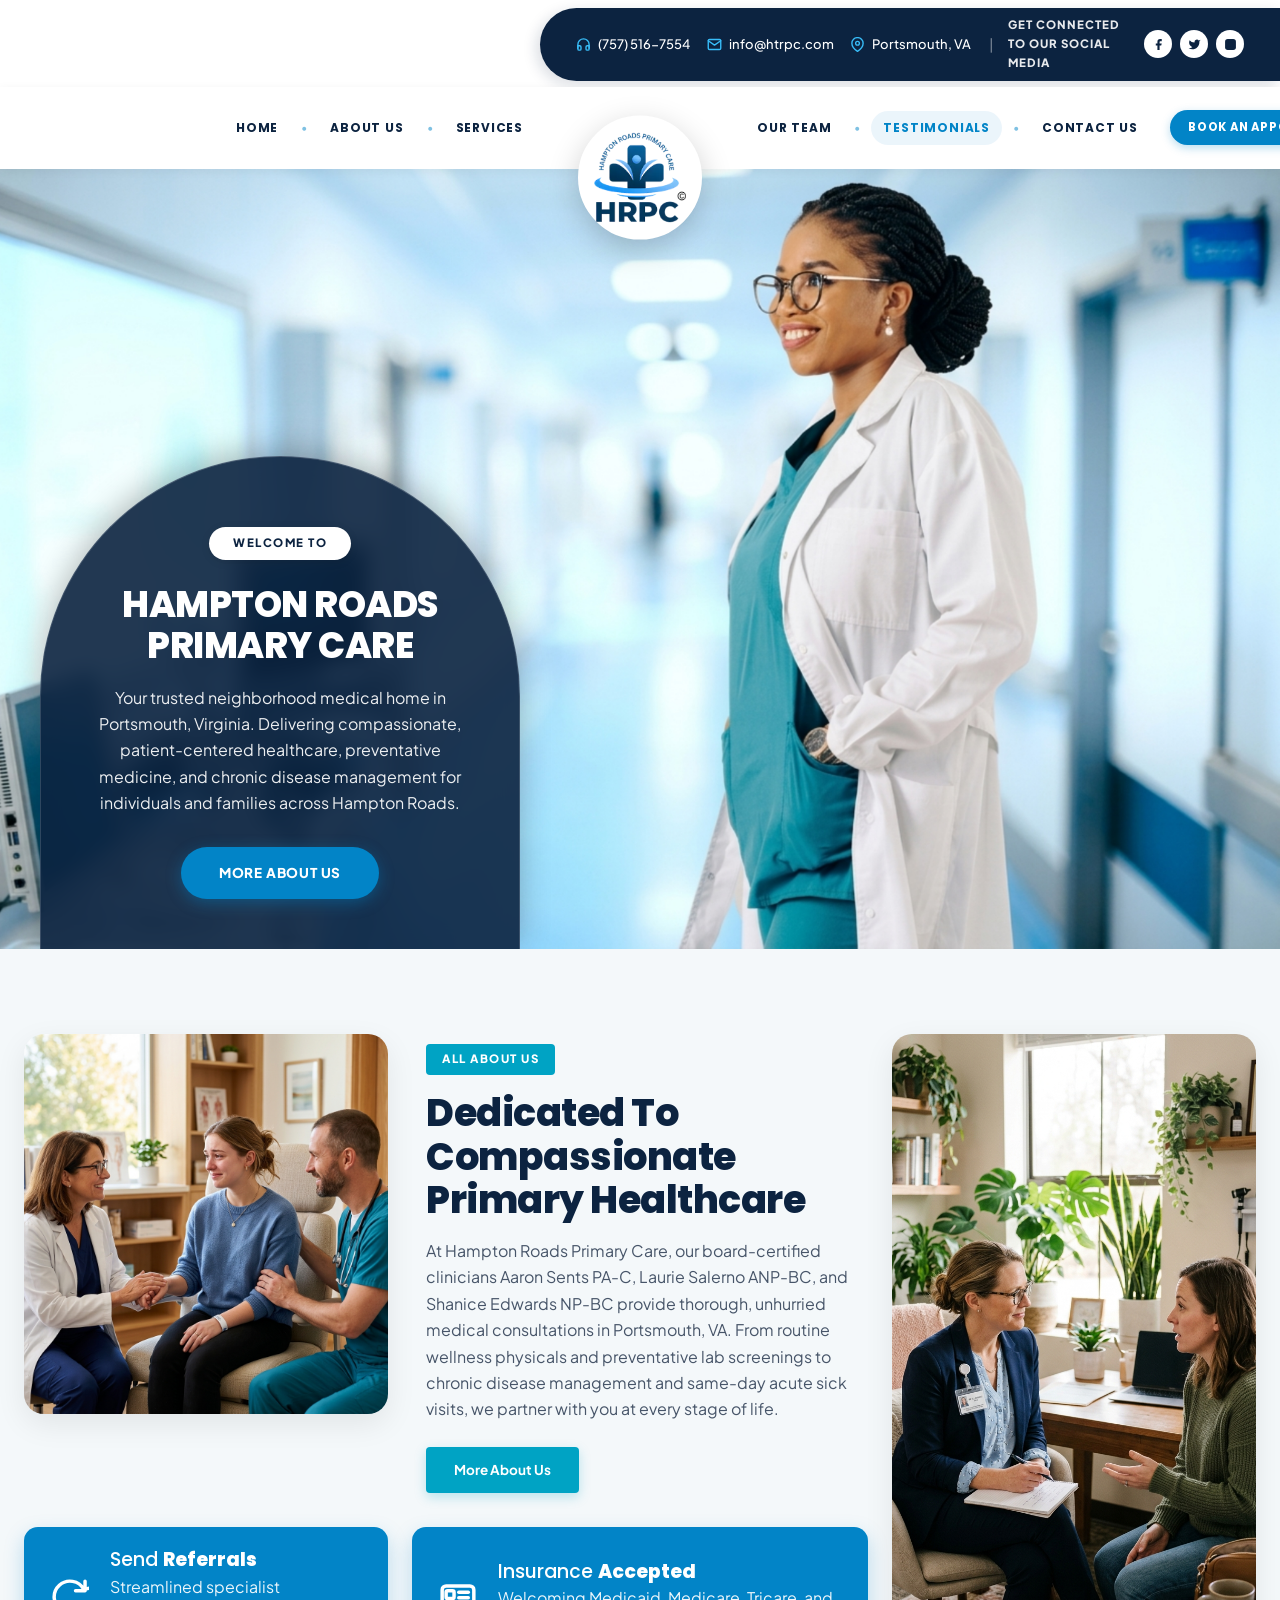
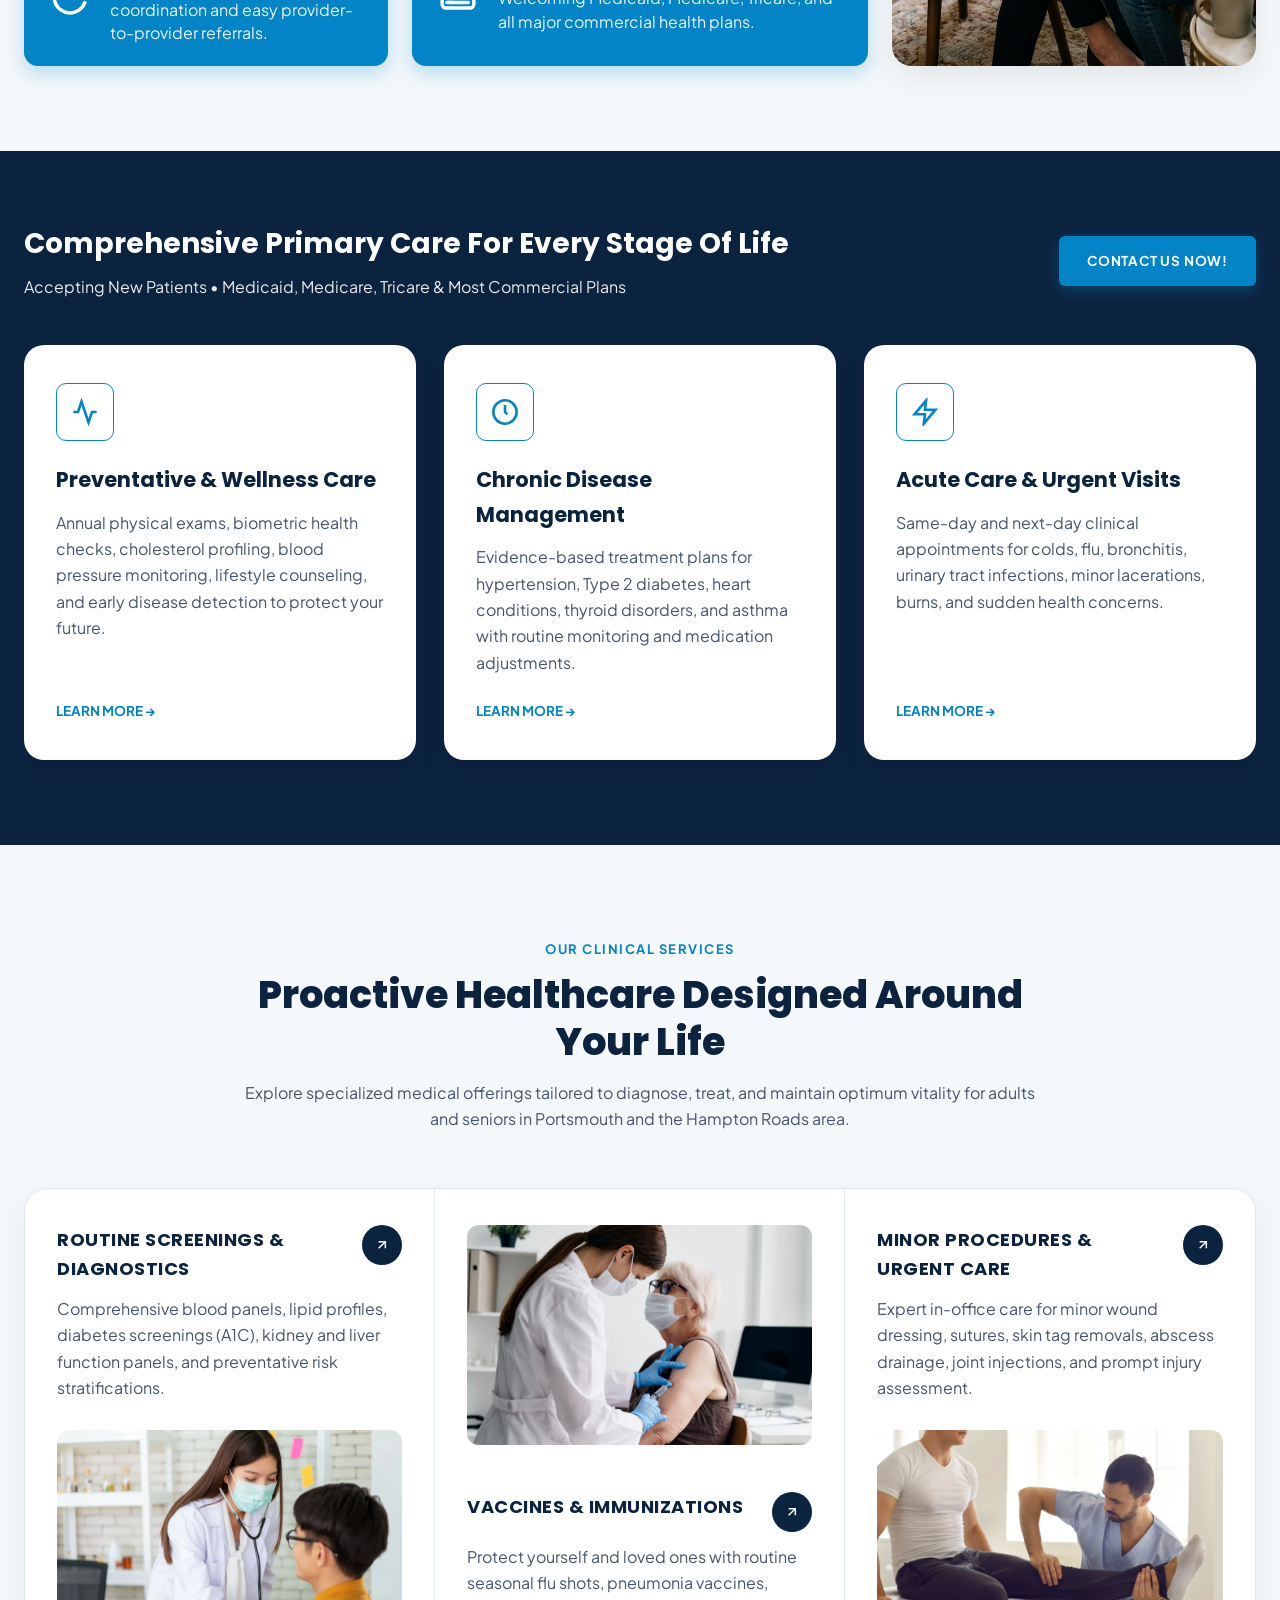
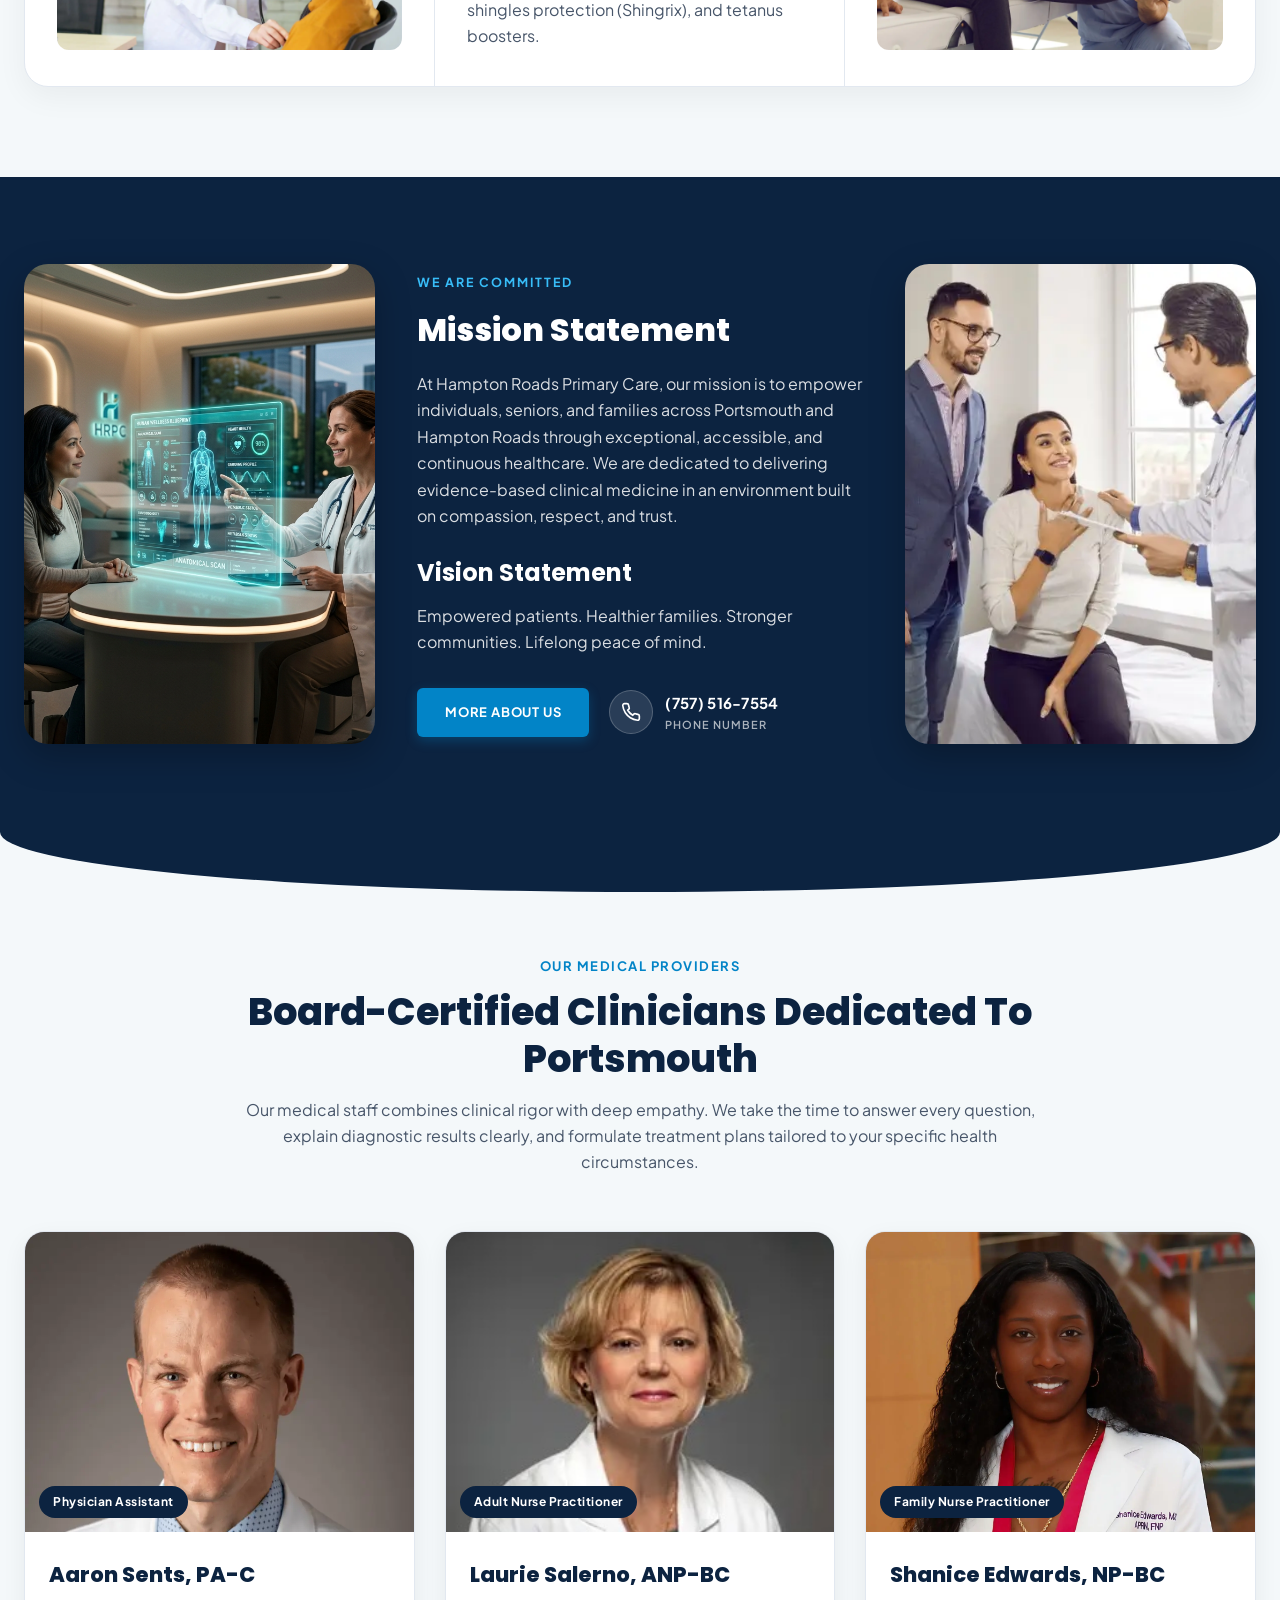
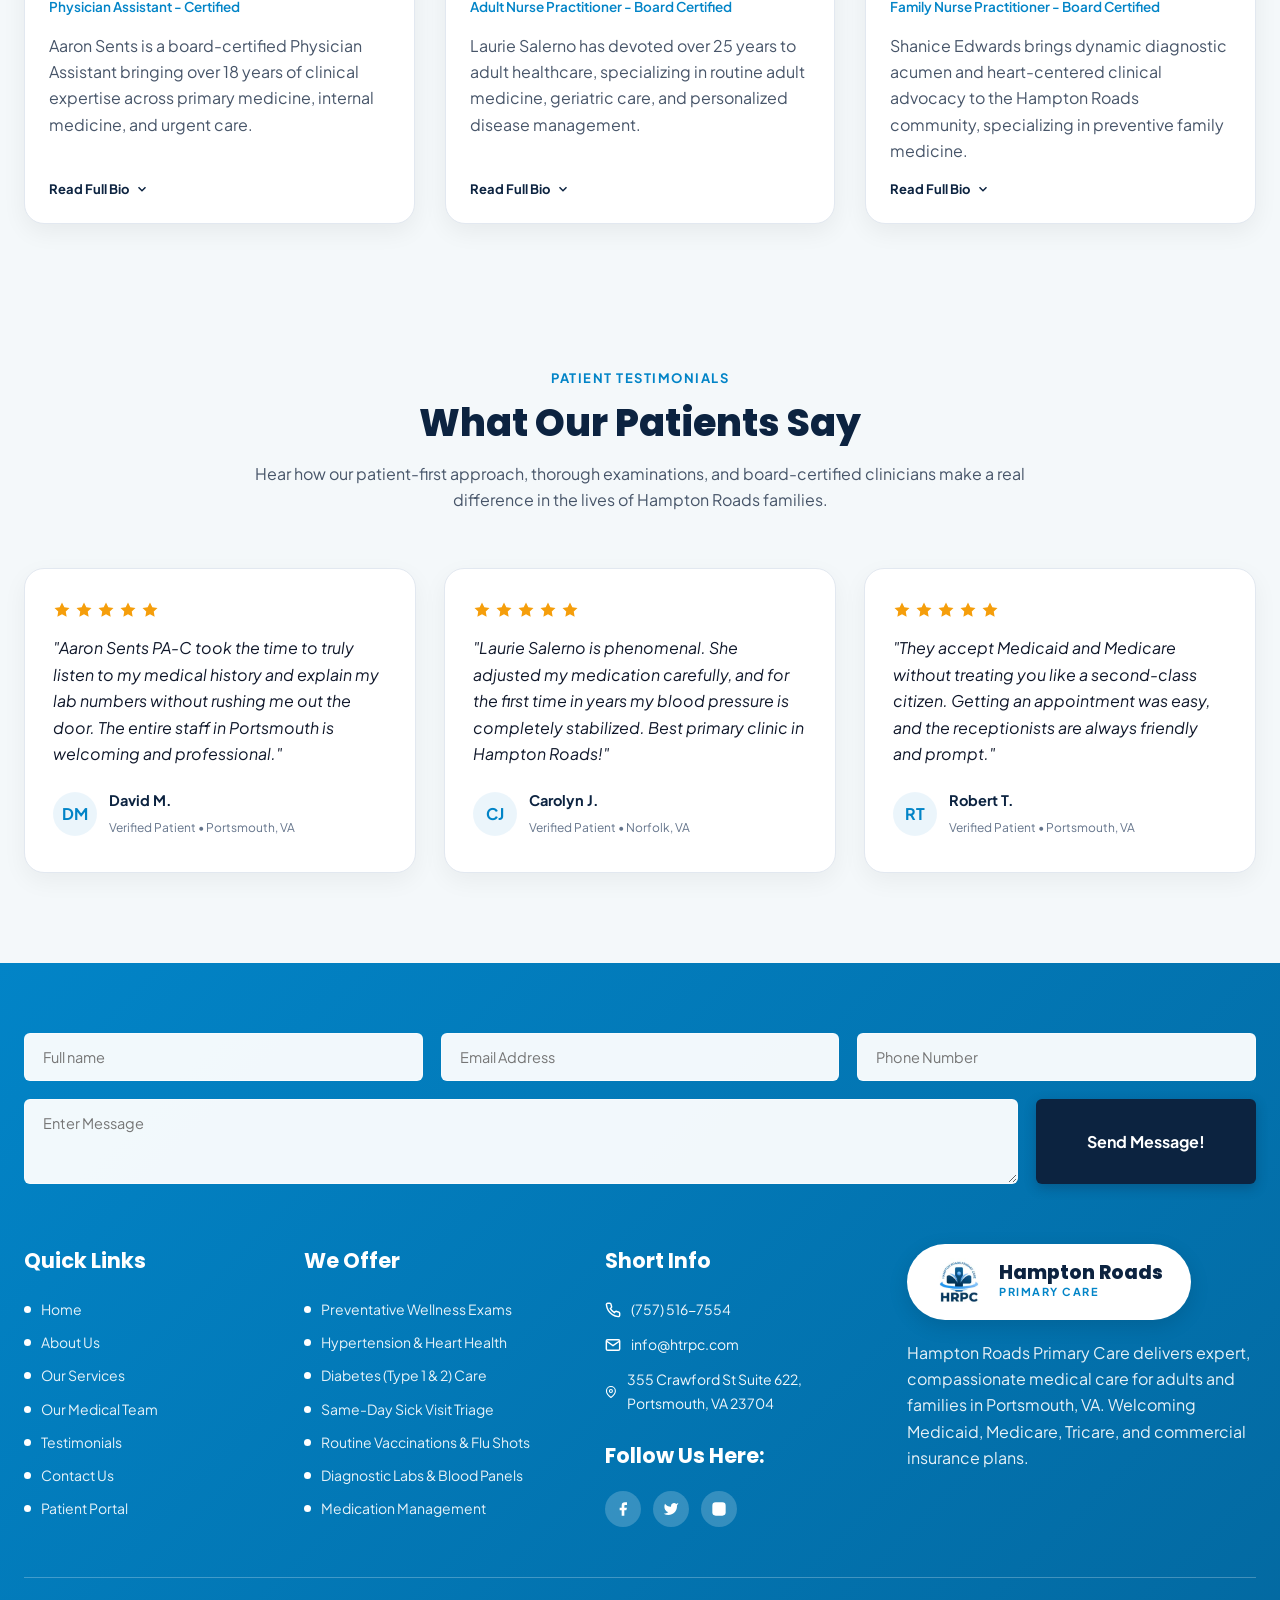
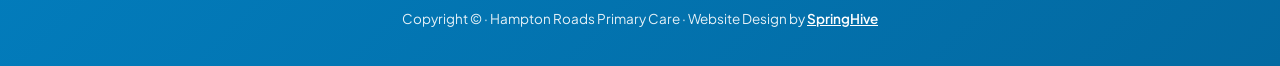
<file: index.html>
<!DOCTYPE html>
<html lang="en">
<head>
  <meta charset="UTF-8">
  <meta name="viewport" content="width=device-width, initial-scale=1.0">
  
  <!-- Primary SEO Meta Tags -->
  <title>Primary Care in Portsmouth, VA | Hampton Roads Primary Care</title>
  <meta name="title" content="Primary Care in Portsmouth, VA | Hampton Roads Primary Care">
  <meta name="description" content="Compassionate, patient-centered primary healthcare in Portsmouth, VA. Board-certified clinicians Aaron Sents PA-C, Laurie Salerno ANP-BC, and Shanice Edwards NP-BC. Accepting Medicaid, Medicare & Tricare.">
  <meta name="keywords" content="Primary Care Portsmouth VA, Doctor Portsmouth VA, Aaron Sents PA-C, Laurie Salerno NP, Shanice Edwards NP, Hampton Roads Primary Care, Family Medicine, Medicare, Medicaid">
  <meta name="author" content="Hampton Roads Primary Care">
  <link rel="canonical" href="https://htrpc.com/">

  <!-- Open Graph / Facebook -->
  <meta property="og:type" content="website">
  <meta property="og:url" content="https://htrpc.com/">
  <meta property="og:title" content="Primary Care in Portsmouth, VA | Hampton Roads Primary Care">
  <meta property="og:description" content="Next-generation compassionate primary healthcare in Portsmouth, VA. Accepting new patients with Medicare, Medicaid, Tricare, and commercial insurance.">
  <meta property="og:image" content="assets/images/team-hero.webp">

  <!-- Favicon -->
  <link rel="icon" type="image/webp" href="assets/images/logo-icon.webp">

  <!-- Stylesheet -->
  <link rel="stylesheet" href="styles2.css">

  <!-- Structured Data (JSON-LD) -->
  <script type="application/ld+json">
  {
    "@context": "https://schema.org",
    "@type": "MedicalClinic",
    "name": "Hampton Roads Primary Care",
    "url": "https://htrpc.com/",
    "logo": "https://htrpc.com/wp-content/uploads/2024/03/finalLogo.webp",
    "image": "assets/images/team-hero.webp",
    "telephone": "+1-757-516-7554",
    "email": "info@htrpc.com",
    "address": {
      "@type": "PostalAddress",
      "streetAddress": "355 Crawford St Suite 622",
      "addressLocality": "Portsmouth",
      "addressRegion": "VA",
      "postalCode": "23704",
      "addressCountry": "US"
    },
    "openingHoursSpecification": [
      {
        "@type": "OpeningHoursSpecification",
        "dayOfWeek": ["Monday", "Tuesday", "Wednesday", "Thursday", "Friday"],
        "opens": "08:00",
        "closes": "17:00"
      }
    ],
    "medicalSpecialty": "PrimaryCare"
  }
  </script>
</head>
<body>

  <!-- ==========================================================================
       1. TOP UTILITY BAR (Full-Width Section, Right 50% Capsule)
       ========================================================================== -->
  <aside class="top-bar-capsule-wrapper" aria-label="Clinic Quick Info and Social">
    <div class="top-capsule-pill">
      <div class="capsule-contacts-group">
        <div class="capsule-item">
          <!-- Headset / Phone icon -->
          <svg viewBox="0 0 24 24" fill="none" stroke="currentColor" stroke-width="2.2" stroke-linecap="round" stroke-linejoin="round">
            <path d="M3 18v-6a9 9 0 0 1 18 0v6"></path>
            <path d="M21 19a2 2 0 0 1-2 2h-1a2 2 0 0 1-2-2v-3a2 2 0 0 1 2-2h3zM3 19a2 2 0 0 0 2 2h1a2 2 0 0 0 2-2v-3a2 2 0 0 0-2-2H3z"></path>
          </svg>
          <a href="tel:+17575167554">(757) 516-7554</a>
        </div>
        <div class="capsule-item">
          <svg viewBox="0 0 24 24" fill="none" stroke="currentColor" stroke-width="2.2" stroke-linecap="round" stroke-linejoin="round">
            <path d="M4 4h16c1.1 0 2 .9 2 2v12c0 1.1-.9 2-2 2H4c-1.1 0-2-.9-2-2V6c0-1.1.9-2 2-2z"></path>
            <polyline points="22,6 12,13 2,6"></polyline>
          </svg>
          <a href="mailto:info@htrpc.com">info@htrpc.com</a>
        </div>
        <div class="capsule-item">
          <svg viewBox="0 0 24 24" fill="none" stroke="currentColor" stroke-width="2.2" stroke-linecap="round" stroke-linejoin="round">
            <path d="M21 10c0 7-9 13-9 13s-9-6-9-13a9 9 0 0 1 18 0z"></path>
            <circle cx="12" cy="10" r="3"></circle>
          </svg>
          <span>Portsmouth, VA</span>
        </div>
      </div>
      <div class="capsule-social-group">
        <span class="capsule-pipe">|</span>
        <span class="capsule-social-label">GET CONNECTED TO OUR SOCIAL MEDIA</span>
        <div class="capsule-social-icons">
          <a href="https://facebook.com" target="_blank" rel="noopener noreferrer" class="capsule-social-btn" aria-label="Facebook">
            <svg viewBox="0 0 24 24"><path d="M18 2h-3a5 5 0 0 0-5 5v3H7v4h3v8h4v-8h3l1-4h-4V7a1 1 0 0 1 1-1h3z"></path></svg>
          </a>
          <a href="https://twitter.com" target="_blank" rel="noopener noreferrer" class="capsule-social-btn" aria-label="Twitter">
            <svg viewBox="0 0 24 24"><path d="M23 3a10.9 10.9 0 0 1-3.14 1.53 4.48 4.48 0 0 0-7.86 3v1A10.66 10.66 0 0 1 3 4s-4 9 5 13a11.64 11.64 0 0 1-7 2c9 5 20 0 20-11.5a4.5 4.5 0 0 0-.08-.83A7.72 7.72 0 0 0 23 3z"></path></svg>
          </a>
          <a href="https://instagram.com" target="_blank" rel="noopener noreferrer" class="capsule-social-btn" aria-label="Instagram">
            <svg viewBox="0 0 24 24"><rect x="2" y="2" width="20" height="20" rx="5" ry="5"></rect><path d="M16 11.37A4 4 0 1 1 12.63 8 4 4 0 0 1 16 11.37z"></path><line x1="17.5" y1="6.5" x2="17.51" y2="6.5"></line></svg>
          </a>
        </div>
      </div>
    </div>
  </aside>

  <!-- ==========================================================================
       2. MAIN NAVIGATION (White Bar with Center Circular Emblem)
       ========================================================================== -->
  <header class="navbar-center-logo-wrapper" id="mainHeader">
    <div class="container nav-split-container">
      <!-- Left Navigation Menu -->
      <nav class="nav-split-group nav-left-group" aria-label="Left Navigation">
        <a href="#home" class="nav-split-link is-active">HOME</a>
        <span class="nav-split-bullet">•</span>
        <a href="#about" class="nav-split-link">ABOUT US</a>
        <span class="nav-split-bullet">•</span>
        <a href="#services" class="nav-split-link">SERVICES</a>
      </nav>

      <!-- Center Circular Logo Cutout -->
      <a href="#home" class="nav-center-emblem" aria-label="Hampton Roads Primary Care Home">
        <img src="assets/images/finalLogo.webp" alt="Hampton Roads Primary Care Logo" class="nav-center-logo-img">
      </a>

      <!-- Right Navigation Menu -->
      <nav class="nav-split-group nav-right-group" aria-label="Right Navigation">
        <a href="#team" class="nav-split-link">OUR TEAM</a>
        <span class="nav-split-bullet">•</span>
        <a href="#testimonials" class="nav-split-link">TESTIMONIALS</a>
        <span class="nav-split-bullet">•</span>
        <a href="#contact" class="nav-split-link">CONTACT US</a>
        <a href="#contact" class="nav-btn-appointment">BOOK AN APPOINTMENT</a>
      </nav>

      <!-- Mobile Hamburger Button -->
      <button class="mobile-menu-btn" id="mobileMenuBtn" aria-label="Toggle Navigation Menu">
        <svg viewBox="0 0 24 24"><line x1="3" y1="12" x2="21" y2="12"></line><line x1="3" y1="6" x2="21" y2="6"></line><line x1="3" y1="18" x2="21" y2="18"></line></svg>
      </button>

      <!-- Mobile Navigation Drawer -->
      <div class="mobile-nav-drawer" id="mobileDrawer">
        <a href="#home" class="mobile-nav-link">HOME</a>
        <a href="#about" class="mobile-nav-link">ABOUT US</a>
        <a href="#services" class="mobile-nav-link">SERVICES</a>
        <a href="#team" class="mobile-nav-link">OUR TEAM</a>
        <a href="#testimonials" class="mobile-nav-link">TESTIMONIALS</a>
        <a href="#contact" class="mobile-nav-link">CONTACT US</a>
        <a href="#contact" class="arch-cta-btn" style="text-align: center; margin-top: 10px;">BOOK AN APPOINTMENT</a>
      </div>
    </div>
  </header>

  <!-- ==========================================================================
       3. HERO SECTION (Full-Width Image with Left Arched Dome Card)
       ========================================================================== -->
  <section class="hero-arch-section" id="home">
    <!-- Full-Bleed Background Image (Bright, 8K Ultra-HD Resolution, No Overlay) -->
    <img src="assets/images/hero-doctor-corridor-8k.jpg" alt="Compassionate Physician Care at Hampton Roads Primary Care" class="hero-bg-full">

    <!-- Arched Dome Overlay Card on the Left -->
    <div class="hero-arch-card">
      <span class="arch-eyebrow-pill">WELCOME TO</span>
      <h1 class="arch-title">HAMPTON ROADS PRIMARY CARE</h1>
      <p class="arch-desc">
        Your trusted neighborhood medical home in Portsmouth, Virginia. Delivering compassionate, patient-centered healthcare, preventative medicine, and chronic disease management for individuals and families across Hampton Roads.
      </p>
      <a href="#about" class="arch-cta-btn">MORE ABOUT US</a>
    </div>
  </section>

  <!-- ==========================================================================
       4. ABOUT US SECTION (Matching User-Specified Asymmetric 3-Column Bento Layout)
       ========================================================================== -->
  <section class="about-ref-section" id="about">
    <div class="container">
      <div class="about-asym-grid">
        <!-- Top-Left: Rounded Image (Compassionate patient support) -->
        <div class="about-asym-img-left">
          <img src="assets/images/about-support-left.jpg" alt="Compassionate Healthcare Team Supporting Patient at Hampton Roads Primary Care" class="about-photo-fit">
        </div>

        <!-- Center: Text Content Block -->
        <div class="about-asym-center">
          <span class="about-tag-badge">ALL ABOUT US</span>
          <h2 class="about-asym-title">Dedicated To Compassionate Primary Healthcare</h2>
          <p class="about-asym-desc">
            At Hampton Roads Primary Care, our board-certified clinicians Aaron Sents PA-C, Laurie Salerno ANP-BC, and Shanice Edwards NP-BC provide thorough, unhurried medical consultations in Portsmouth, VA. From routine wellness physicals and preventative lab screenings to chronic disease management and same-day acute sick visits, we partner with you at every stage of life.
          </p>
          <a href="#team" class="about-asym-btn">More About Us</a>
        </div>

        <!-- Right: Tall Image (Spanning full height of both rows) -->
        <div class="about-asym-img-right">
          <img src="assets/images/about-consultation-right.jpg" alt="Attentive Physician Consultation at Hampton Roads Primary Care" class="about-photo-fit">
        </div>

        <!-- Bottom-Left: Feature Card 1 (Send Referrals) -->
        <div class="about-blue-card about-card-referrals">
          <div class="blue-card-icon">
            <svg viewBox="0 0 24 24" fill="none" stroke="currentColor" stroke-width="2.3" stroke-linecap="round" stroke-linejoin="round">
              <path d="M21.5 2v6h-6M21.34 15.57a10 10 0 1 1-.57-8.38l5.67-1.19"></path>
            </svg>
          </div>
          <div class="blue-card-text">
            <h3 class="blue-card-title">Send <strong>Referrals</strong></h3>
            <p class="blue-card-sub">Streamlined specialist coordination and easy provider-to-provider referrals.</p>
          </div>
        </div>

        <!-- Bottom-Center: Feature Card 2 (Insurance Accepted) -->
        <div class="about-blue-card about-card-insurance">
          <div class="blue-card-icon">
            <svg viewBox="0 0 24 24" fill="none" stroke="currentColor" stroke-width="2.3" stroke-linecap="round" stroke-linejoin="round">
              <rect x="2" y="5" width="20" height="14" rx="2.5"></rect>
              <rect x="4.5" y="8" width="5" height="5" rx="1"></rect>
              <line x1="12.5" y1="9" x2="18.5" y2="9"></line>
              <line x1="12.5" y1="12.5" x2="18.5" y2="12.5"></line>
              <line x1="5" y1="15.5" x2="18.5" y2="15.5"></line>
            </svg>
          </div>
          <div class="blue-card-text">
            <h3 class="blue-card-title">Insurance <strong>Accepted</strong></h3>
            <p class="blue-card-sub">Welcoming Medicaid, Medicare, Tricare, and all major commercial health plans.</p>
          </div>
        </div>
      </div>
    </div>
  </section>

  <!-- ==========================================================================
       6. SERVICES STRIP & 3-CARD GRID (Matches reference dark blue section)
       ========================================================================== -->
  <section class="services-ref-section" id="services">
    <div class="container">
      <!-- Top Action Strip -->
      <div class="services-action-banner">
        <div class="banner-left-info">
          <div class="banner-text-block">
            <h2 class="banner-heading">Comprehensive Primary Care For Every Stage Of Life</h2>
            <p class="banner-subtext">Accepting New Patients • Medicaid, Medicare, Tricare & Most Commercial Plans</p>
          </div>
        </div>
        <a href="#contact" class="banner-cta-btn">CONTACT US NOW!</a>
      </div>

      <!-- 3 Rounded White Cards -->
      <div class="services-3card-grid">
        <!-- Card 1 -->
        <div class="service-white-card">
          <div class="card-icon-box">
            <svg viewBox="0 0 24 24"><path d="M22 12h-4l-3 9L9 3l-3 9H2"></path></svg>
          </div>
          <h3 class="service-card-title">Preventative & Wellness Care</h3>
          <p class="service-card-desc">
            Annual physical exams, biometric health checks, cholesterol profiling, blood pressure monitoring, lifestyle counseling, and early disease detection to protect your future.
          </p>
          <a href="#contact" class="card-learn-link">Learn More &rarr;</a>
        </div>

        <!-- Card 2 -->
        <div class="service-white-card">
          <div class="card-icon-box">
            <svg viewBox="0 0 24 24"><circle cx="12" cy="12" r="10"></circle><polyline points="12 6 12 12 14 14"></polyline></svg>
          </div>
          <h3 class="service-card-title">Chronic Disease Management</h3>
          <p class="service-card-desc">
            Evidence-based treatment plans for hypertension, Type 2 diabetes, heart conditions, thyroid disorders, and asthma with routine monitoring and medication adjustments.
          </p>
          <a href="#contact" class="card-learn-link">Learn More &rarr;</a>
        </div>

        <!-- Card 3 -->
        <div class="service-white-card">
          <div class="card-icon-box">
            <svg viewBox="0 0 24 24"><polygon points="13 2 3 14 12 14 11 22 21 10 12 10 13 2"></polygon></svg>
          </div>
          <h3 class="service-card-title">Acute Care & Urgent Visits</h3>
          <p class="service-card-desc">
            Same-day and next-day clinical appointments for colds, flu, bronchitis, urinary tract infections, minor lacerations, burns, and sudden health concerns.
          </p>
          <a href="#contact" class="card-learn-link">Learn More &rarr;</a>
        </div>
      </div>
    </div>
  </section>

  <!-- ==========================================================================
       7. AVAILABLE SERVICES (Alternating 3-Column Grid with vertical dividers)
       ========================================================================== -->
  <section class="available-services-ref">
    <div class="container">
      <div class="section-center-header">
        <span class="section-eyebrow">OUR CLINICAL SERVICES</span>
        <h2 class="section-title">Proactive Healthcare Designed Around Your Life</h2>
        <p class="section-center-desc">
          Explore specialized medical offerings tailored to diagnose, treat, and maintain optimum vitality for adults and seniors in Portsmouth and the Hampton Roads area.
        </p>
      </div>

      <div class="alternating-services-grid">
        <!-- Column 1: Text Top -> Image Bottom -->
        <div class="alt-service-column">
          <div class="alt-service-text-top">
            <div class="alt-col-title-row">
              <h3 class="alt-col-title">Routine Screenings & Diagnostics</h3>
              <a href="#contact" class="alt-circle-btn" aria-label="Book routine screening">
                <svg viewBox="0 0 24 24"><line x1="7" y1="17" x2="17" y2="7"></line><polyline points="7 7 17 7 17 17"></polyline></svg>
              </a>
            </div>
            <p class="alt-col-desc">
              Comprehensive blood panels, lipid profiles, diabetes screenings (A1C), kidney and liver function panels, and preventative risk stratifications.
            </p>
          </div>
          <img src="assets/images/service-screenings.webp" alt="Routine Screenings & Diagnostics" class="alt-photo-rounded">
        </div>

        <!-- Column 2: Image Top -> Text Bottom -->
        <div class="alt-service-column">
          <img src="assets/images/service-vaccines.webp" alt="Vaccines & Immunizations" class="alt-photo-rounded">
          <div class="alt-service-text-bottom">
            <div class="alt-col-title-row">
              <h3 class="alt-col-title">Vaccines & Immunizations</h3>
              <a href="#contact" class="alt-circle-btn" aria-label="Learn about immunizations">
                <svg viewBox="0 0 24 24"><line x1="7" y1="17" x2="17" y2="7"></line><polyline points="7 7 17 7 17 17"></polyline></svg>
              </a>
            </div>
            <p class="alt-col-desc">
              Protect yourself and loved ones with routine seasonal flu shots, pneumonia vaccines, shingles protection (Shingrix), and tetanus boosters.
            </p>
          </div>
        </div>

        <!-- Column 3: Text Top -> Image Bottom -->
        <div class="alt-service-column">
          <div class="alt-service-text-top">
            <div class="alt-col-title-row">
              <h3 class="alt-col-title">Minor Procedures & Urgent Care</h3>
              <a href="#contact" class="alt-circle-btn" aria-label="Schedule minor procedure">
                <svg viewBox="0 0 24 24"><line x1="7" y1="17" x2="17" y2="7"></line><polyline points="7 7 17 7 17 17"></polyline></svg>
              </a>
            </div>
            <p class="alt-col-desc">
              Expert in-office care for minor wound dressing, sutures, skin tag removals, abscess drainage, joint injections, and prompt injury assessment.
            </p>
          </div>
          <img src="assets/images/service-minor-injury.webp" alt="Minor Procedures & Urgent Care" class="alt-photo-rounded">
        </div>
      </div>
    </div>
  </section>

  <!-- ==========================================================================
       8. MISSION & VISION SECTION (Matches reference 3-column dark blue section)
       ========================================================================== -->
  <section class="mission-vision-ref">
    <div class="container">
      <div class="mission-vision-grid">
        <!-- Left Image -->
        <div class="mv-photo-card">
          <img src="assets/images/hero-consultation.jpg" alt="Compassionate Physician Consultation" class="mv-photo-img">
        </div>

        <!-- Center Content -->
        <div class="mv-center-content">
          <span class="mv-eyebrow">WE ARE COMMITTED</span>
          <h2 class="mv-heading">Mission Statement</h2>
          <p class="mv-text">
            At Hampton Roads Primary Care, our mission is to empower individuals, seniors, and families across Portsmouth and Hampton Roads through exceptional, accessible, and continuous healthcare. We are dedicated to delivering evidence-based clinical medicine in an environment built on compassion, respect, and trust.
          </p>

          <h3 class="mv-subheading">Vision Statement</h3>
          <p class="mv-text">
            Empowered patients. Healthier families. Stronger communities. Lifelong peace of mind.
          </p>

          <div class="mv-action-row">
            <a href="#services" class="mv-accent-btn">MORE ABOUT US</a>
            <a href="tel:+17575167554" class="phone-callout-badge">
              <div class="phone-callout-icon">
                <svg viewBox="0 0 24 24"><path d="M22 16.92v3a2 2 0 0 1-2.18 2 19.79 19.79 0 0 1-8.63-3.07 19.5 19.5 0 0 1-6-6 19.79 19.79 0 0 1-3.07-8.67A2 2 0 0 1 4.11 2h3a2 2 0 0 1 2 1.72 12.84 12.84 0 0 0 .7 2.81 2 2 0 0 1-.45 2.11L8.09 9.91a16 16 0 0 0 6 6l1.27-1.27a2 2 0 0 1 2.11-.45 12.84 12.84 0 0 0 2.81.7A2 2 0 0 1 22 16.92z"></path></svg>
              </div>
              <div class="phone-callout-text">
                <span class="phone-number">(757) 516-7554</span>
                <span class="phone-label">PHONE NUMBER</span>
              </div>
            </a>
          </div>
        </div>

        <!-- Right Image -->
        <div class="mv-photo-card">
          <img src="assets/images/clinic-care.webp" alt="Clinical Care and Family Wellness" class="mv-photo-img">
        </div>
      </div>
    </div>
  </section>

  <!-- ==========================================================================
       9. PROVIDERS / CLINICAL TEAM SECTION (Matches reference footer split + team)
       ========================================================================== -->
  <section class="team-ref-wrapper" id="team">
    <!-- Arched top divider echoing reference screenshot -->
    <div class="arched-header-band"></div>

    <div class="container">
      <!-- Section Header -->
      <div class="section-center-header">
        <span class="section-eyebrow">OUR MEDICAL PROVIDERS</span>
        <h2 class="section-title">Board-Certified Clinicians Dedicated To Portsmouth</h2>
        <p class="section-center-desc">
          Our medical staff combines clinical rigor with deep empathy. We take the time to answer every question, explain diagnostic results clearly, and formulate treatment plans tailored to your specific health circumstances.
        </p>
      </div>

      <!-- 3 Clinician Cards (NO booking buttons, only Read More drawers per user preference) -->
      <div class="team-cards-grid">
        <!-- Clinician 1: Aaron Sents -->
        <div class="provider-card-v2">
          <div class="provider-image-wrap">
            <img src="assets/images/provider-aaron.webp" alt="Aaron Sents, PA-C" class="provider-photo-img">
            <span class="provider-role-badge">Physician Assistant</span>
          </div>
          <div class="provider-card-body">
            <h3 class="provider-name">Aaron Sents, PA-C</h3>
            <span class="provider-title-sub">Physician Assistant - Certified</span>
            <p class="provider-bio-snippet">
              Aaron Sents is a board-certified Physician Assistant bringing over 18 years of clinical expertise across primary medicine, internal medicine, and urgent care.
            </p>
            <div class="provider-full-bio" id="bio-aaron">
              Aaron graduated from the prestigious Physician Assistant program at Wichita State University. He is deeply committed to patient empowerment, proactive preventative screenings, and comprehensive chronic disease management for hypertension, diabetes, and cardiovascular health.
            </div>
            <button class="read-more-btn" data-target="bio-aaron">
              <span>Read Full Bio</span>
              <svg width="14" height="14" viewBox="0 0 24 24" fill="none" stroke="currentColor" stroke-width="2.5"><polyline points="6 9 12 15 18 9"></polyline></svg>
            </button>
          </div>
        </div>

        <!-- Clinician 2: Laurie Salerno -->
        <div class="provider-card-v2">
          <div class="provider-image-wrap">
            <img src="assets/images/provider-laurie.jpg" alt="Laurie Salerno, ANP-BC" class="provider-photo-img">
            <span class="provider-role-badge">Adult Nurse Practitioner</span>
          </div>
          <div class="provider-card-body">
            <h3 class="provider-name">Laurie Salerno, ANP-BC</h3>
            <span class="provider-title-sub">Adult Nurse Practitioner - Board Certified</span>
            <p class="provider-bio-snippet">
              Laurie Salerno has devoted over 25 years to adult healthcare, specializing in routine adult medicine, geriatric care, and personalized disease management.
            </p>
            <div class="provider-full-bio" id="bio-laurie">
              Laurie earned her Master of Science in Nursing from Virginia Commonwealth University. She champions holistic, patient-centered care that emphasizes preventative screenings, nutrition, mental wellbeing, and continuity of care for adults at every life transition.
            </div>
            <button class="read-more-btn" data-target="bio-laurie">
              <span>Read Full Bio</span>
              <svg width="14" height="14" viewBox="0 0 24 24" fill="none" stroke="currentColor" stroke-width="2.5"><polyline points="6 9 12 15 18 9"></polyline></svg>
            </button>
          </div>
        </div>

        <!-- Clinician 3: Shanice Edwards -->
        <div class="provider-card-v2">
          <div class="provider-image-wrap">
            <img src="assets/images/provider-shanice.webp" alt="Shanice Edwards, NP-BC" class="provider-photo-img">
            <span class="provider-role-badge">Family Nurse Practitioner</span>
          </div>
          <div class="provider-card-body">
            <h3 class="provider-name">Shanice Edwards, NP-BC</h3>
            <span class="provider-title-sub">Family Nurse Practitioner - Board Certified</span>
            <p class="provider-bio-snippet">
              Shanice Edwards brings dynamic diagnostic acumen and heart-centered clinical advocacy to the Hampton Roads community, specializing in preventive family medicine.
            </p>
            <div class="provider-full-bio" id="bio-shanice">
              Shanice completed her advanced practice nursing credentials with highest honors. Her clinical passions include comprehensive women’s health, pediatric-to-adult transitions, acute infection management, and compassionate patient education.
            </div>
            <button class="read-more-btn" data-target="bio-shanice">
              <span>Read Full Bio</span>
              <svg width="14" height="14" viewBox="0 0 24 24" fill="none" stroke="currentColor" stroke-width="2.5"><polyline points="6 9 12 15 18 9"></polyline></svg>
            </button>
          </div>
        </div>
      </div>
    </div>
  </section>

  <!-- ==========================================================================
       10. TESTIMONIALS SECTION
       ========================================================================== -->
  <section class="testimonials-ref-section" id="testimonials">
    <div class="container">
      <div class="section-center-header">
        <span class="section-eyebrow">PATIENT TESTIMONIALS</span>
        <h2 class="section-title">What Our Patients Say</h2>
        <p class="section-center-desc">
          Hear how our patient-first approach, thorough examinations, and board-certified clinicians make a real difference in the lives of Hampton Roads families.
        </p>
      </div>

      <div class="testimonials-grid">
        <div class="testimonial-card-v2">
          <div class="stars-row">
            <svg viewBox="0 0 24 24"><polygon points="12 2 15.09 8.26 22 9.27 17 14.14 18.18 21.02 12 17.77 5.82 21.02 7 14.14 2 9.27 8.91 8.26 12 2"></polygon></svg>
            <svg viewBox="0 0 24 24"><polygon points="12 2 15.09 8.26 22 9.27 17 14.14 18.18 21.02 12 17.77 5.82 21.02 7 14.14 2 9.27 8.91 8.26 12 2"></polygon></svg>
            <svg viewBox="0 0 24 24"><polygon points="12 2 15.09 8.26 22 9.27 17 14.14 18.18 21.02 12 17.77 5.82 21.02 7 14.14 2 9.27 8.91 8.26 12 2"></polygon></svg>
            <svg viewBox="0 0 24 24"><polygon points="12 2 15.09 8.26 22 9.27 17 14.14 18.18 21.02 12 17.77 5.82 21.02 7 14.14 2 9.27 8.91 8.26 12 2"></polygon></svg>
            <svg viewBox="0 0 24 24"><polygon points="12 2 15.09 8.26 22 9.27 17 14.14 18.18 21.02 12 17.77 5.82 21.02 7 14.14 2 9.27 8.91 8.26 12 2"></polygon></svg>
          </div>
          <p class="review-text">
            "Aaron Sents PA-C took the time to truly listen to my medical history and explain my lab numbers without rushing me out the door. The entire staff in Portsmouth is welcoming and professional."
          </p>
          <div class="reviewer-meta">
            <div class="reviewer-avatar">DM</div>
            <div>
              <h4 class="reviewer-name">David M.</h4>
              <span class="reviewer-verified">Verified Patient • Portsmouth, VA</span>
            </div>
          </div>
        </div>

        <div class="testimonial-card-v2">
          <div class="stars-row">
            <svg viewBox="0 0 24 24"><polygon points="12 2 15.09 8.26 22 9.27 17 14.14 18.18 21.02 12 17.77 5.82 21.02 7 14.14 2 9.27 8.91 8.26 12 2"></polygon></svg>
            <svg viewBox="0 0 24 24"><polygon points="12 2 15.09 8.26 22 9.27 17 14.14 18.18 21.02 12 17.77 5.82 21.02 7 14.14 2 9.27 8.91 8.26 12 2"></polygon></svg>
            <svg viewBox="0 0 24 24"><polygon points="12 2 15.09 8.26 22 9.27 17 14.14 18.18 21.02 12 17.77 5.82 21.02 7 14.14 2 9.27 8.91 8.26 12 2"></polygon></svg>
            <svg viewBox="0 0 24 24"><polygon points="12 2 15.09 8.26 22 9.27 17 14.14 18.18 21.02 12 17.77 5.82 21.02 7 14.14 2 9.27 8.91 8.26 12 2"></polygon></svg>
            <svg viewBox="0 0 24 24"><polygon points="12 2 15.09 8.26 22 9.27 17 14.14 18.18 21.02 12 17.77 5.82 21.02 7 14.14 2 9.27 8.91 8.26 12 2"></polygon></svg>
          </div>
          <p class="review-text">
            "Laurie Salerno is phenomenal. She adjusted my medication carefully, and for the first time in years my blood pressure is completely stabilized. Best primary clinic in Hampton Roads!"
          </p>
          <div class="reviewer-meta">
            <div class="reviewer-avatar">CJ</div>
            <div>
              <h4 class="reviewer-name">Carolyn J.</h4>
              <span class="reviewer-verified">Verified Patient • Norfolk, VA</span>
            </div>
          </div>
        </div>

        <div class="testimonial-card-v2">
          <div class="stars-row">
            <svg viewBox="0 0 24 24"><polygon points="12 2 15.09 8.26 22 9.27 17 14.14 18.18 21.02 12 17.77 5.82 21.02 7 14.14 2 9.27 8.91 8.26 12 2"></polygon></svg>
            <svg viewBox="0 0 24 24"><polygon points="12 2 15.09 8.26 22 9.27 17 14.14 18.18 21.02 12 17.77 5.82 21.02 7 14.14 2 9.27 8.91 8.26 12 2"></polygon></svg>
            <svg viewBox="0 0 24 24"><polygon points="12 2 15.09 8.26 22 9.27 17 14.14 18.18 21.02 12 17.77 5.82 21.02 7 14.14 2 9.27 8.91 8.26 12 2"></polygon></svg>
            <svg viewBox="0 0 24 24"><polygon points="12 2 15.09 8.26 22 9.27 17 14.14 18.18 21.02 12 17.77 5.82 21.02 7 14.14 2 9.27 8.91 8.26 12 2"></polygon></svg>
            <svg viewBox="0 0 24 24"><polygon points="12 2 15.09 8.26 22 9.27 17 14.14 18.18 21.02 12 17.77 5.82 21.02 7 14.14 2 9.27 8.91 8.26 12 2"></polygon></svg>
          </div>
          <p class="review-text">
            "They accept Medicaid and Medicare without treating you like a second-class citizen. Getting an appointment was easy, and the receptionists are always friendly and prompt."
          </p>
          <div class="reviewer-meta">
            <div class="reviewer-avatar">RT</div>
            <div>
              <h4 class="reviewer-name">Robert T.</h4>
              <span class="reviewer-verified">Verified Patient • Portsmouth, VA</span>
            </div>
          </div>
        </div>
      </div>
    </div>
  </section>

  <!-- ==========================================================================
       11. FOOTER & CONTACT FORM (Matches reference mustard footer structure)
       Color: Medical Cerulean Accent (#0284C7)
       ========================================================================== -->
  <footer class="footer-ref-wrapper" id="contact">
    <div class="container">
      <!-- Contact Form Component inside Footer -->
      <div class="footer-form-container">
        <form id="contactForm" onsubmit="event.preventDefault(); handleFormSubmit();">
          <div class="contact-form-grid">
            <input type="text" id="formName" class="form-input-ref" placeholder="Full name" required>
            <input type="email" id="formEmail" class="form-input-ref" placeholder="Email Address" required>
            <input type="tel" id="formPhone" class="form-input-ref" placeholder="Phone Number" required>
          </div>
          <div class="form-bottom-row">
            <textarea id="formMessage" class="form-textarea-ref" placeholder="Enter Message" required></textarea>
            <button type="submit" class="form-submit-dark-btn" id="submitBtn">Send Message!</button>
          </div>
        </form>
      </div>

      <!-- 4-Column Footer Links -->
      <div class="footer-links-grid">
        <!-- Column 1: Quick Links -->
        <div class="footer-col">
          <h3 class="footer-col-title">Quick Links</h3>
          <ul class="footer-bullets-list">
            <li class="footer-bullet-item">
              <span class="footer-bullet-dot"></span>
              <a href="#home">Home</a>
            </li>
            <li class="footer-bullet-item">
              <span class="footer-bullet-dot"></span>
              <a href="#about">About Us</a>
            </li>
            <li class="footer-bullet-item">
              <span class="footer-bullet-dot"></span>
              <a href="#services">Our Services</a>
            </li>
            <li class="footer-bullet-item">
              <span class="footer-bullet-dot"></span>
              <a href="#team">Our Medical Team</a>
            </li>
            <li class="footer-bullet-item">
              <span class="footer-bullet-dot"></span>
              <a href="#testimonials">Testimonials</a>
            </li>
            <li class="footer-bullet-item">
              <span class="footer-bullet-dot"></span>
              <a href="#contact">Contact Us</a>
            </li>
            <li class="footer-bullet-item">
              <span class="footer-bullet-dot"></span>
              <a href="javascript:void(0)" onclick="alert('Patient Portal access is available for registered patients. Please contact the front desk at (757) 516-7554 for portal credentials.');">Patient Portal</a>
            </li>
          </ul>
        </div>

        <!-- Column 2: We Offer -->
        <div class="footer-col">
          <h3 class="footer-col-title">We Offer</h3>
          <ul class="footer-bullets-list">
            <li class="footer-bullet-item">
              <span class="footer-bullet-dot"></span>
              <span>Preventative Wellness Exams</span>
            </li>
            <li class="footer-bullet-item">
              <span class="footer-bullet-dot"></span>
              <span>Hypertension & Heart Health</span>
            </li>
            <li class="footer-bullet-item">
              <span class="footer-bullet-dot"></span>
              <span>Diabetes (Type 1 & 2) Care</span>
            </li>
            <li class="footer-bullet-item">
              <span class="footer-bullet-dot"></span>
              <span>Same-Day Sick Visit Triage</span>
            </li>
            <li class="footer-bullet-item">
              <span class="footer-bullet-dot"></span>
              <span>Routine Vaccinations & Flu Shots</span>
            </li>
            <li class="footer-bullet-item">
              <span class="footer-bullet-dot"></span>
              <span>Diagnostic Labs & Blood Panels</span>
            </li>
            <li class="footer-bullet-item">
              <span class="footer-bullet-dot"></span>
              <span>Medication Management</span>
            </li>
          </ul>
        </div>

        <!-- Column 3: Short Info & Follow Us -->
        <div class="footer-col">
          <h3 class="footer-col-title">Short Info</h3>
          <div class="footer-info-item">
            <svg viewBox="0 0 24 24"><path d="M22 16.92v3a2 2 0 0 1-2.18 2 19.79 19.79 0 0 1-8.63-3.07 19.5 19.5 0 0 1-6-6 19.79 19.79 0 0 1-3.07-8.67A2 2 0 0 1 4.11 2h3a2 2 0 0 1 2 1.72 12.84 12.84 0 0 0 .7 2.81 2 2 0 0 1-.45 2.11L8.09 9.91a16 16 0 0 0 6 6l1.27-1.27a2 2 0 0 1 2.11-.45 12.84 12.84 0 0 0 2.81.7A2 2 0 0 1 22 16.92z"></path></svg>
            <a href="tel:+17575167554">(757) 516-7554</a>
          </div>
          <div class="footer-info-item">
            <svg viewBox="0 0 24 24"><path d="M4 4h16c1.1 0 2 .9 2 2v12c0 1.1-.9 2-2 2H4c-1.1 0-2-.9-2-2V6c0-1.1.9-2 2-2z"></path><polyline points="22,6 12,13 2,6"></polyline></svg>
            <a href="mailto:info@htrpc.com">info@htrpc.com</a>
          </div>
          <div class="footer-info-item">
            <svg viewBox="0 0 24 24"><path d="M21 10c0 7-9 13-9 13s-9-6-9-13a9 9 0 0 1 18 0z"></path><circle cx="12" cy="10" r="3"></circle></svg>
            <span>355 Crawford St Suite 622, Portsmouth, VA 23704</span>
          </div>

          <h3 class="footer-col-title" style="margin-top: 24px; margin-bottom: 12px;">Follow Us Here:</h3>
          <div class="footer-socials-row">
            <a href="https://facebook.com" target="_blank" rel="noopener noreferrer" class="footer-social-btn" aria-label="Facebook">
              <svg viewBox="0 0 24 24"><path d="M18 2h-3a5 5 0 0 0-5 5v3H7v4h3v8h4v-8h3l1-4h-4V7a1 1 0 0 1 1-1h3z"></path></svg>
            </a>
            <a href="https://twitter.com" target="_blank" rel="noopener noreferrer" class="footer-social-btn" aria-label="Twitter">
              <svg viewBox="0 0 24 24"><path d="M23 3a10.9 10.9 0 0 1-3.14 1.53 4.48 4.48 0 0 0-7.86 3v1A10.66 10.66 0 0 1 3 4s-4 9 5 13a11.64 11.64 0 0 1-7 2c9 5 20 0 20-11.5a4.5 4.5 0 0 0-.08-.83A7.72 7.72 0 0 0 23 3z"></path></svg>
            </a>
            <a href="https://instagram.com" target="_blank" rel="noopener noreferrer" class="footer-social-btn" aria-label="Instagram">
              <svg viewBox="0 0 24 24"><rect x="2" y="2" width="20" height="20" rx="5" ry="5"></rect><path d="M16 11.37A4 4 0 1 1 12.63 8 4 4 0 0 1 16 11.37z"></path><line x1="17.5" y1="6.5" x2="17.51" y2="6.5"></line></svg>
            </a>
          </div>
        </div>

        <!-- Column 4: Brand Logo Pill & Bio (Matches reference layout) -->
        <div class="footer-col">
          <div class="footer-brand-pill">
            <img src="assets/images/logo-icon.webp" alt="Hampton Roads Primary Care Logo" class="footer-pill-icon">
            <div class="footer-pill-text">
              <span class="pill-title">Hampton Roads</span>
              <span class="pill-subtitle">Primary Care</span>
            </div>
          </div>
          <p class="footer-brand-bio">
            Hampton Roads Primary Care delivers expert, compassionate medical care for adults and families in Portsmouth, VA. Welcoming Medicaid, Medicare, Tricare, and commercial insurance plans.
          </p>
        </div>
      </div>

      <!-- Mandatory Copyright Line -->
      <div class="footer-bottom-bar">
        Copyright © · Hampton Roads Primary Care · Website Design by <a href="https://springhive.co/" rel="nofollow" style="color:#fff">SpringHive</a>
      </div>
    </div>
  </footer>

  <!-- Scripts -->
  <script src="script2.js"></script>
</body>
</html>
</file>
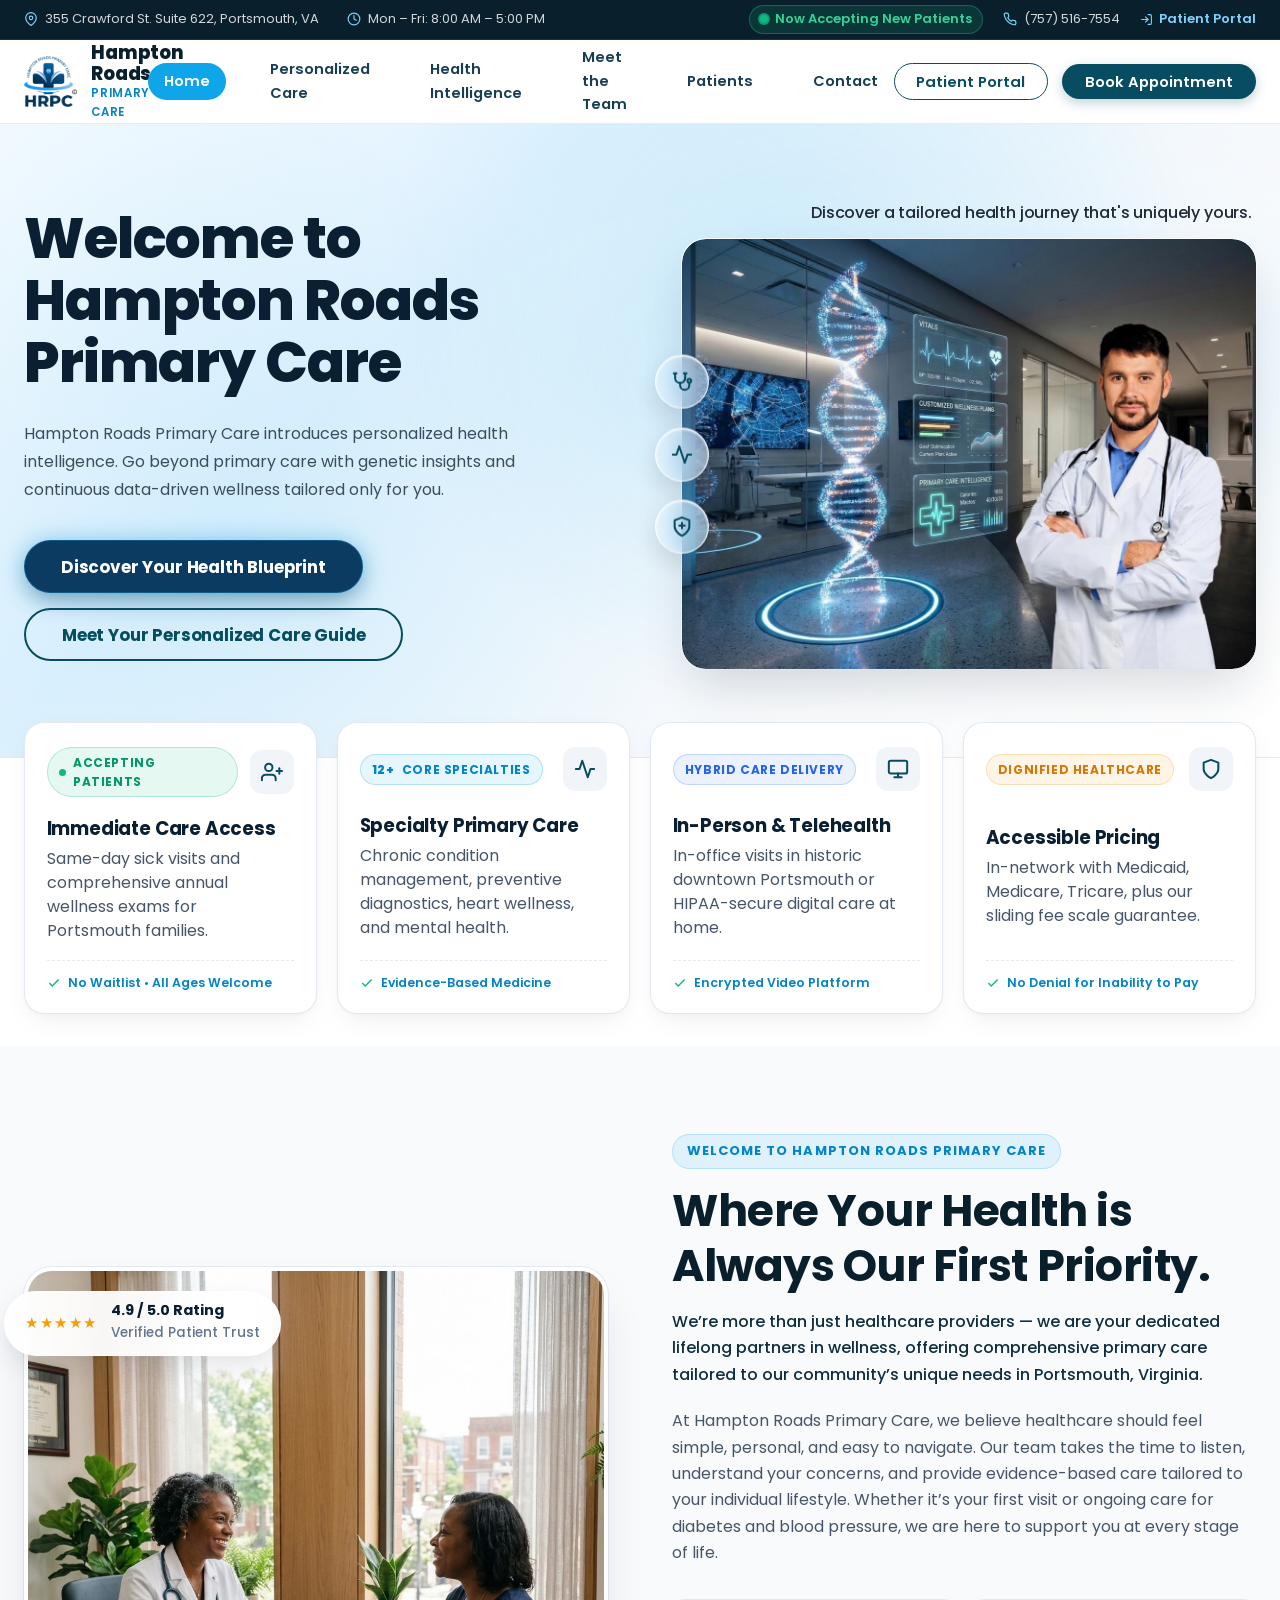
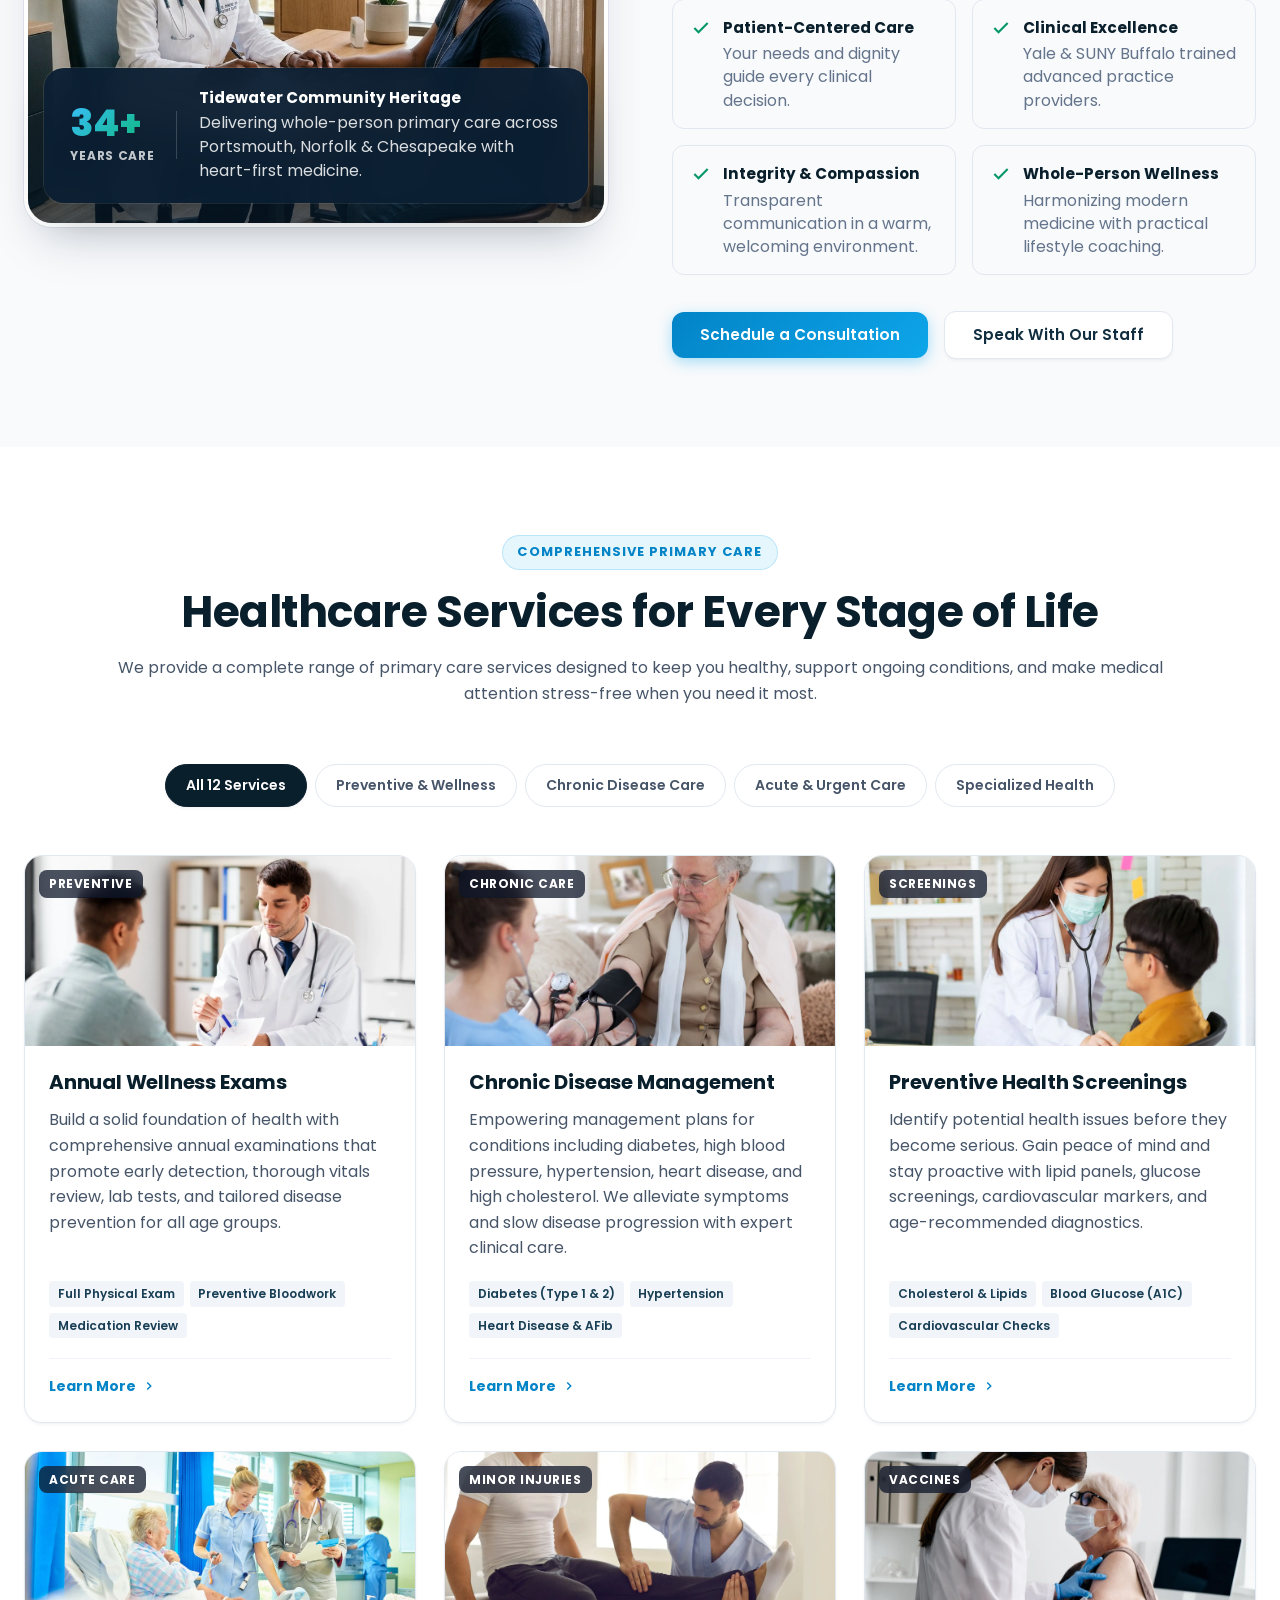
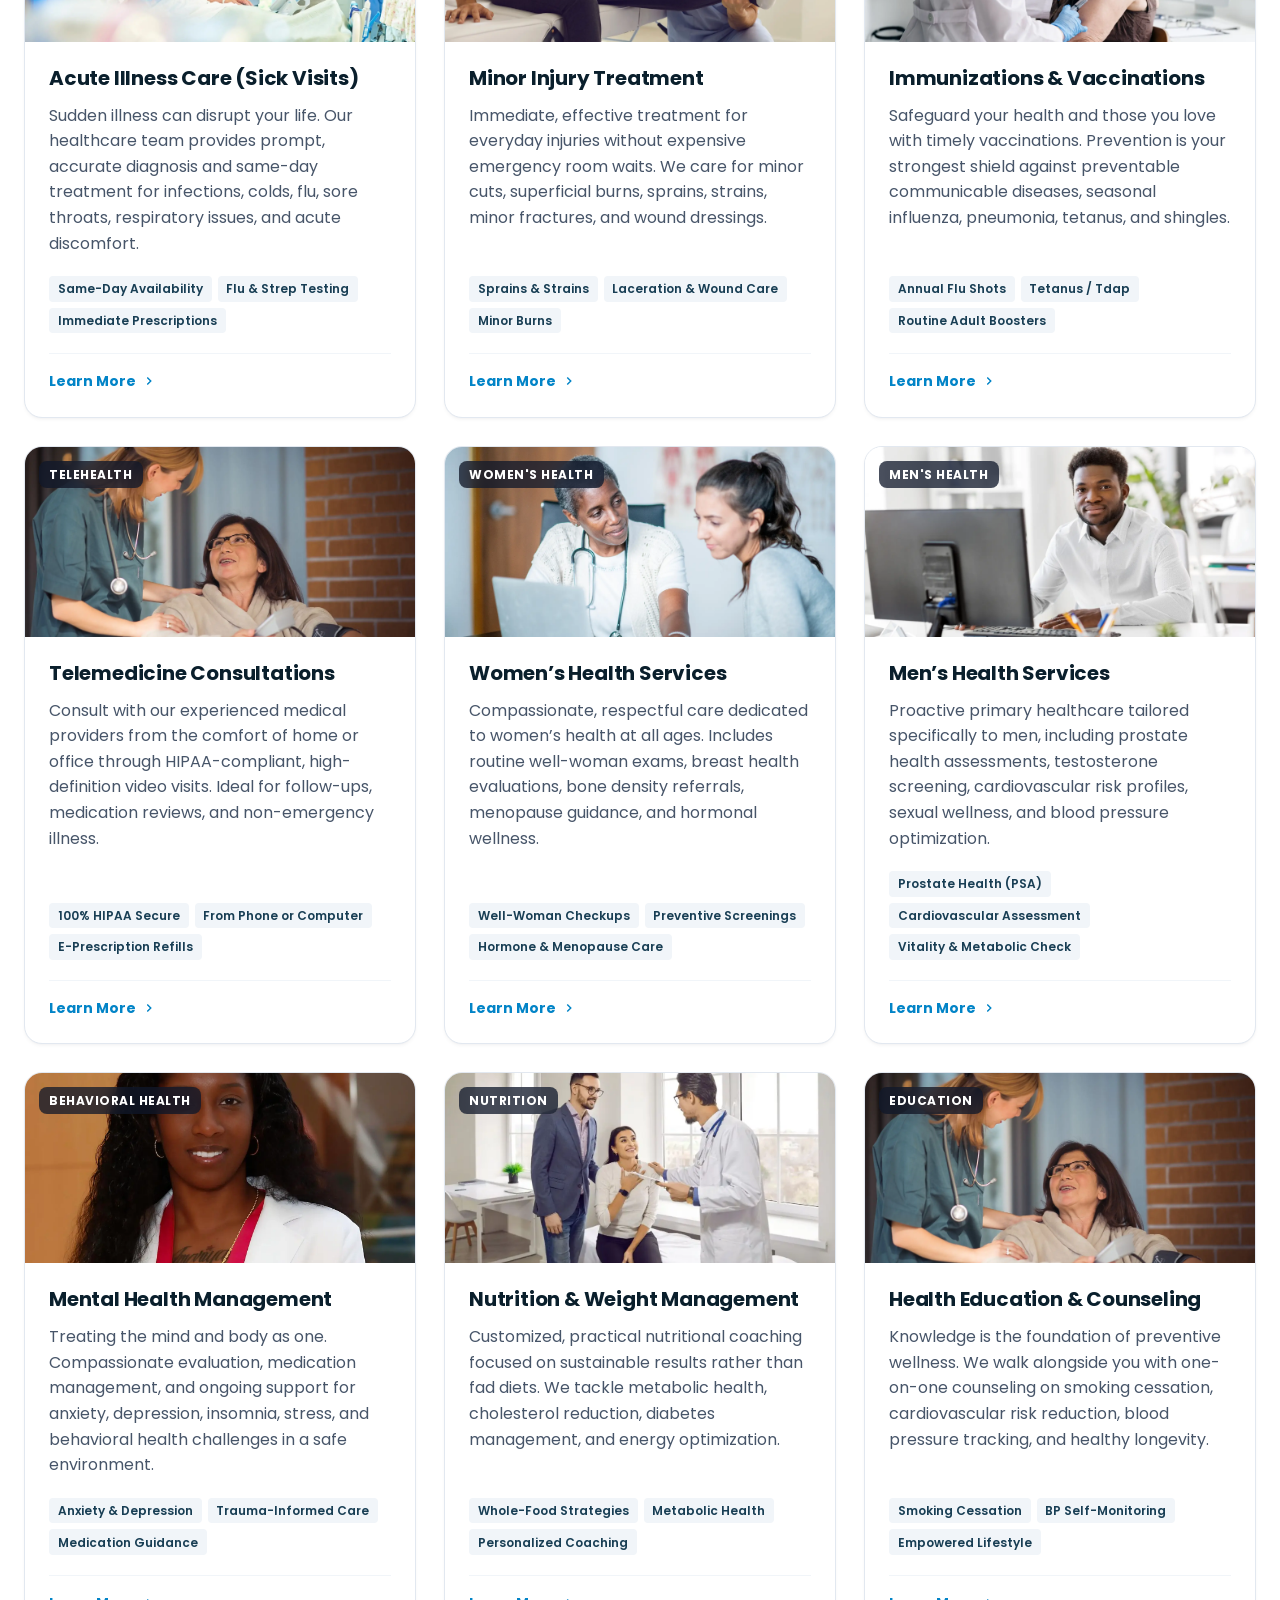
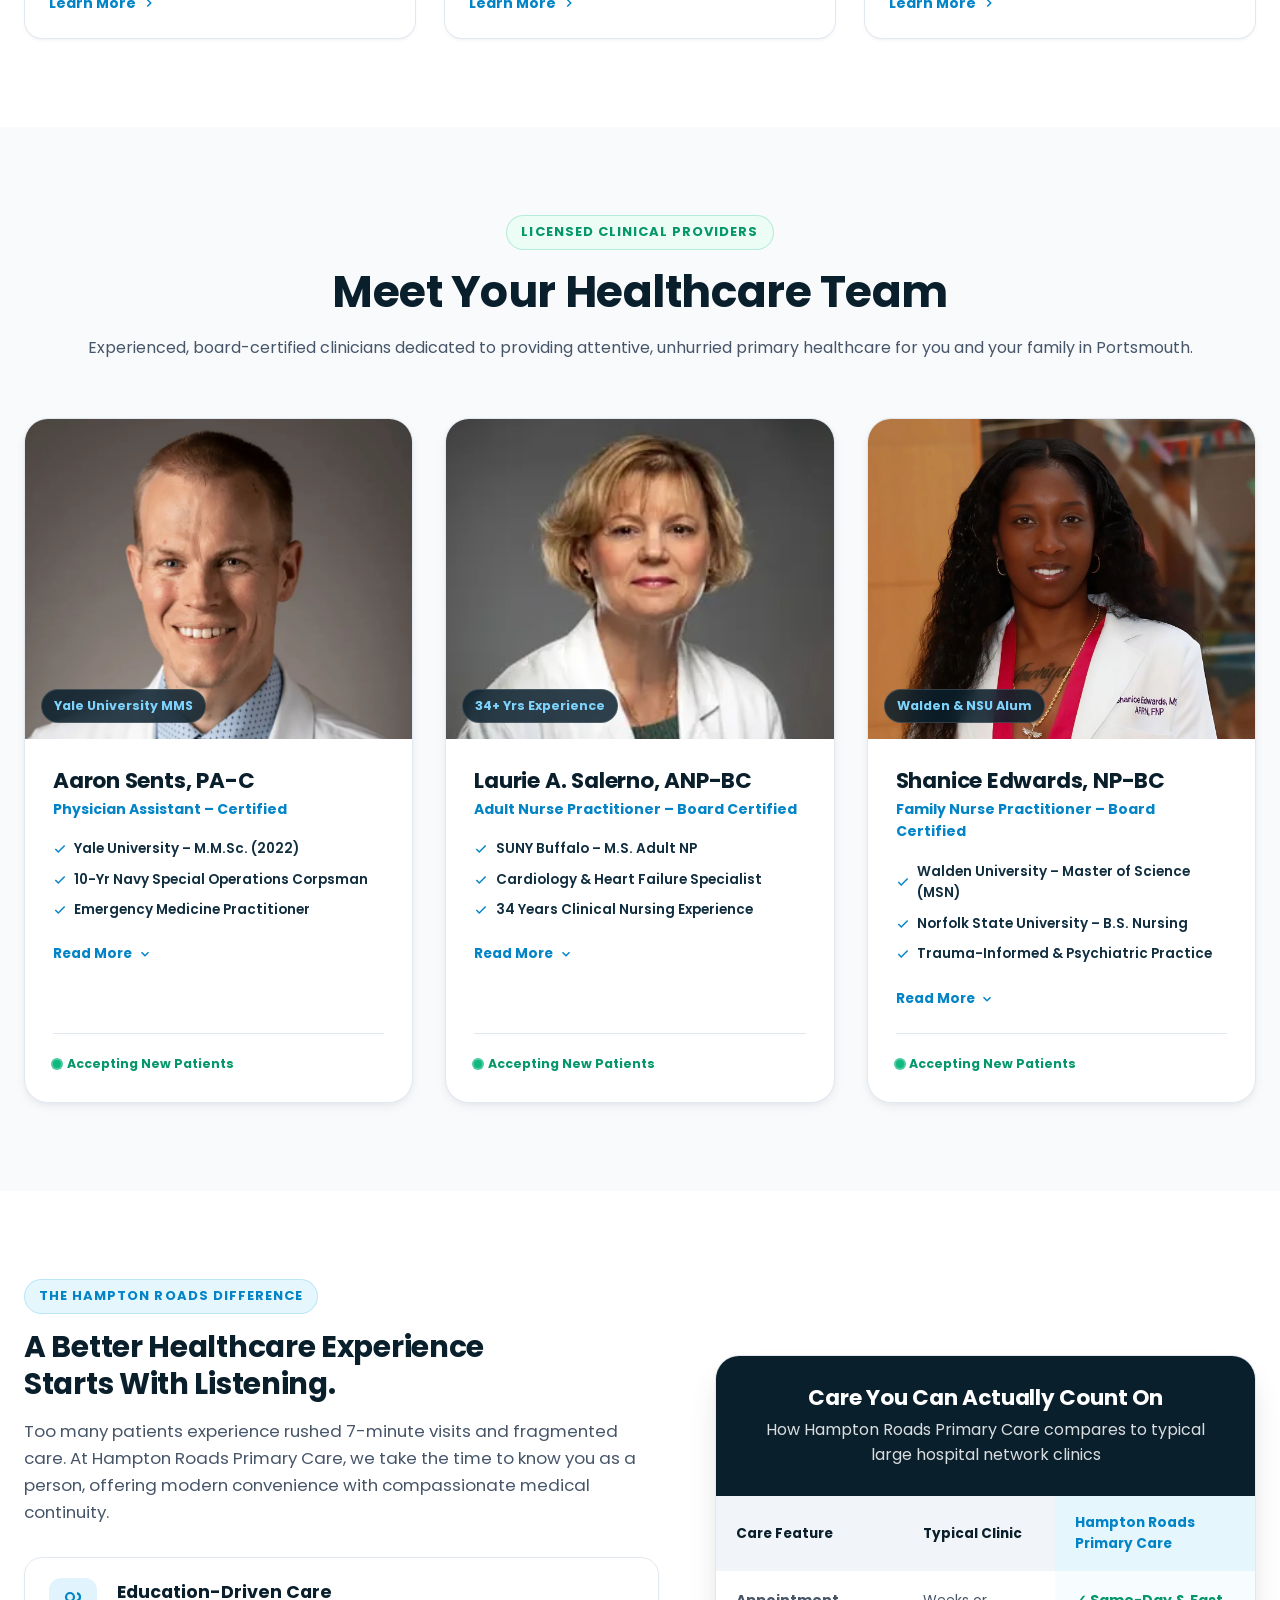
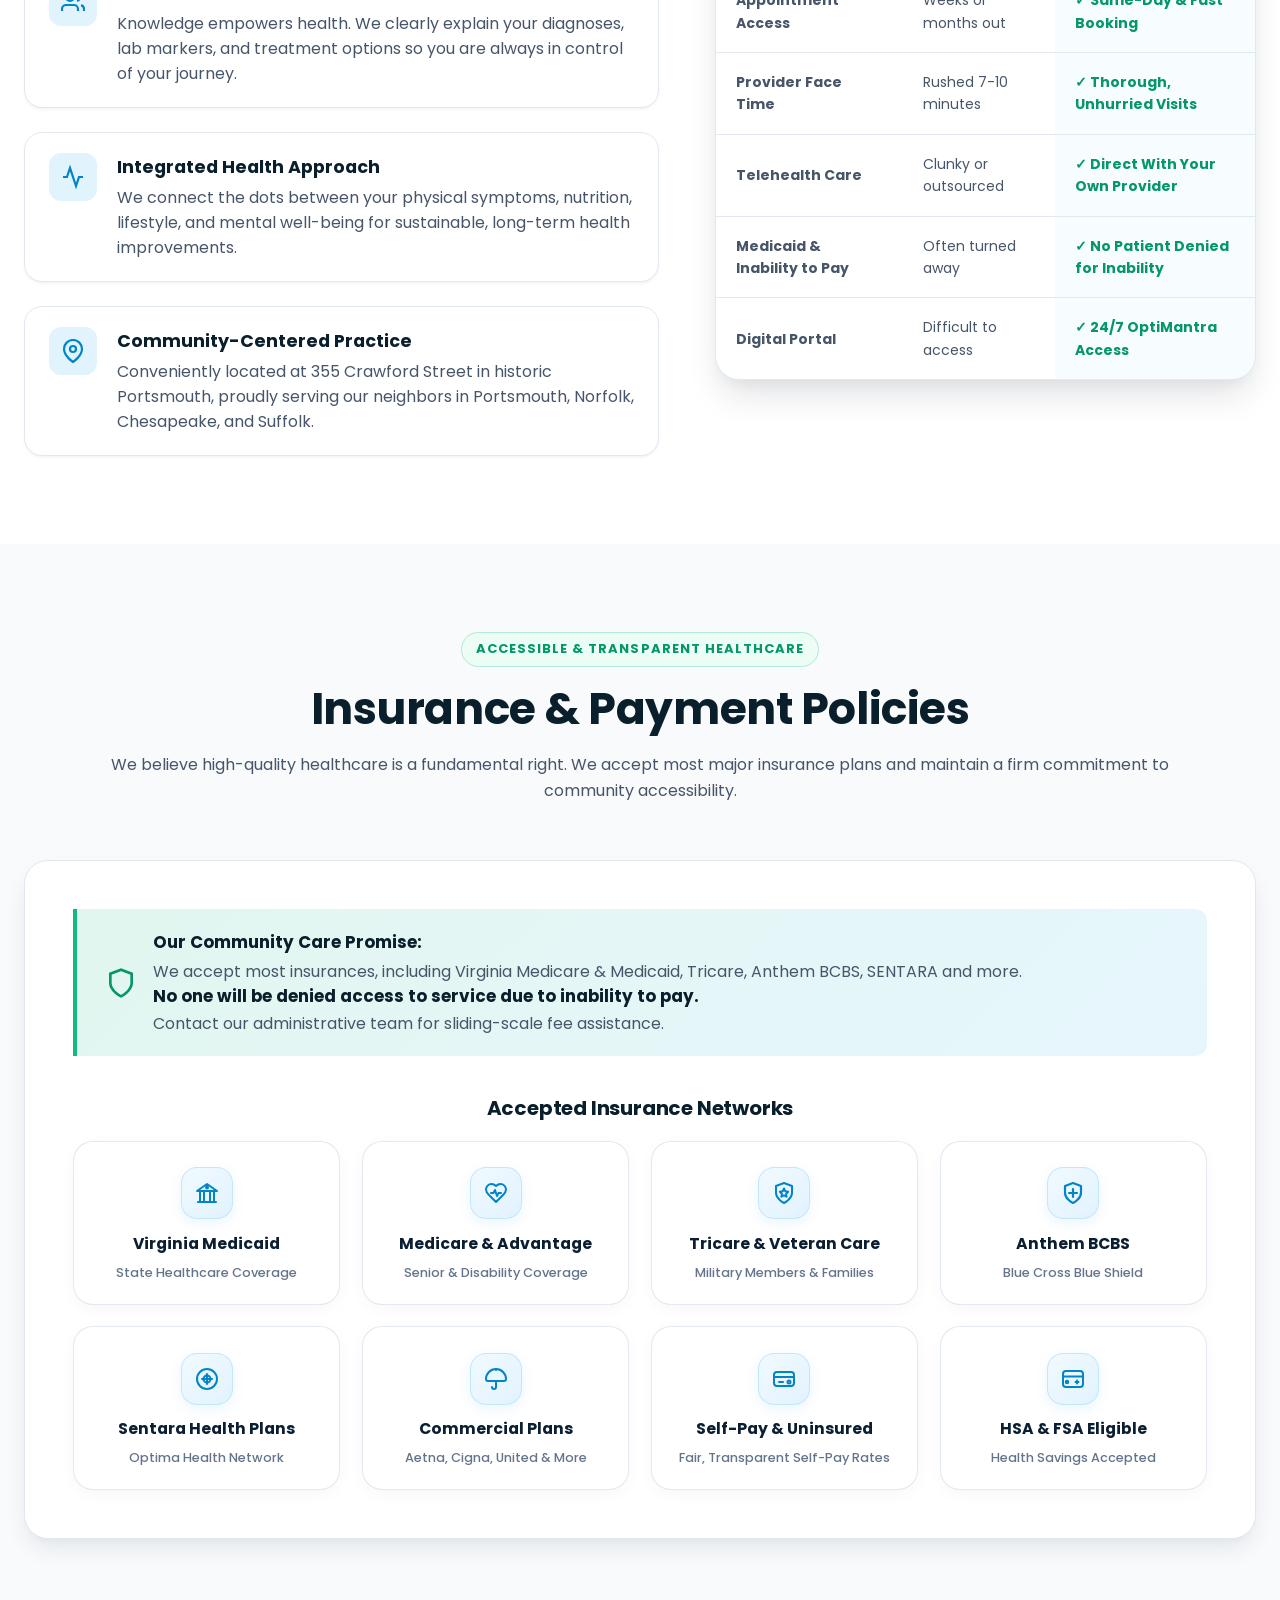
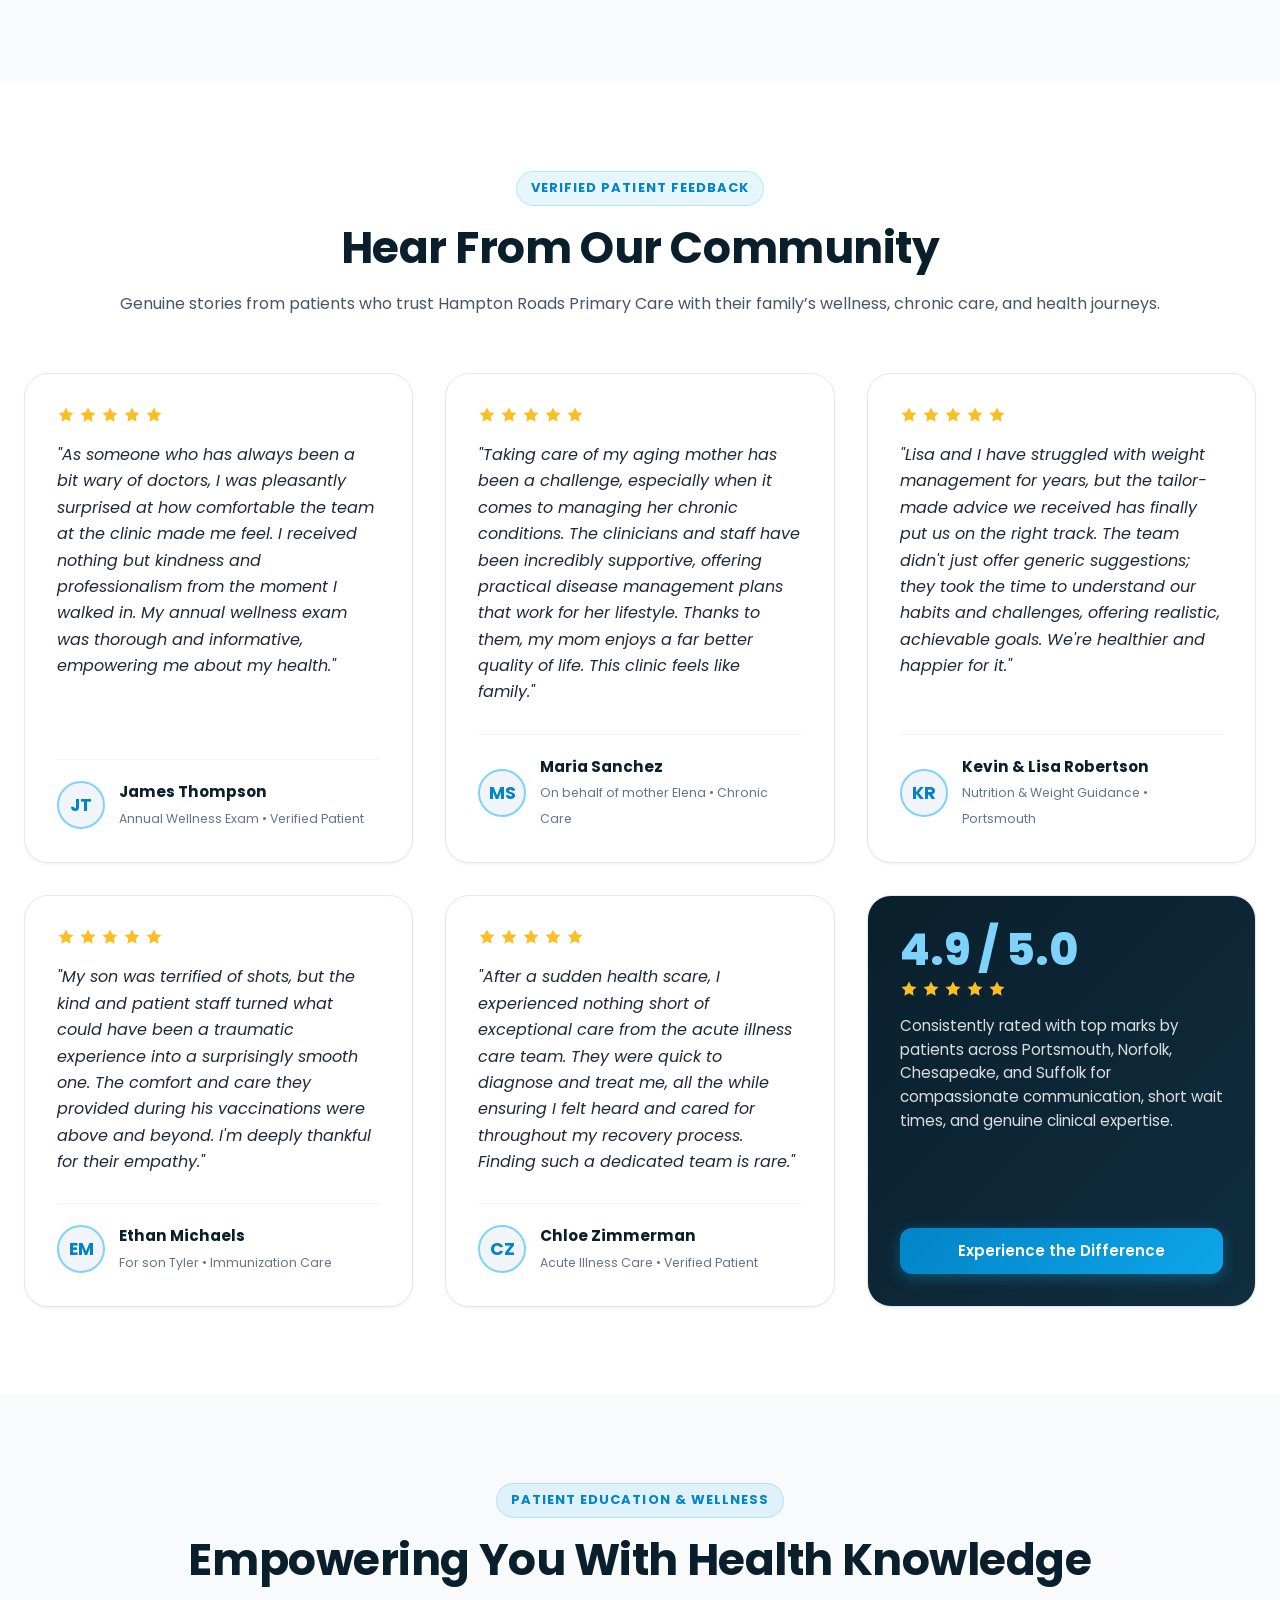
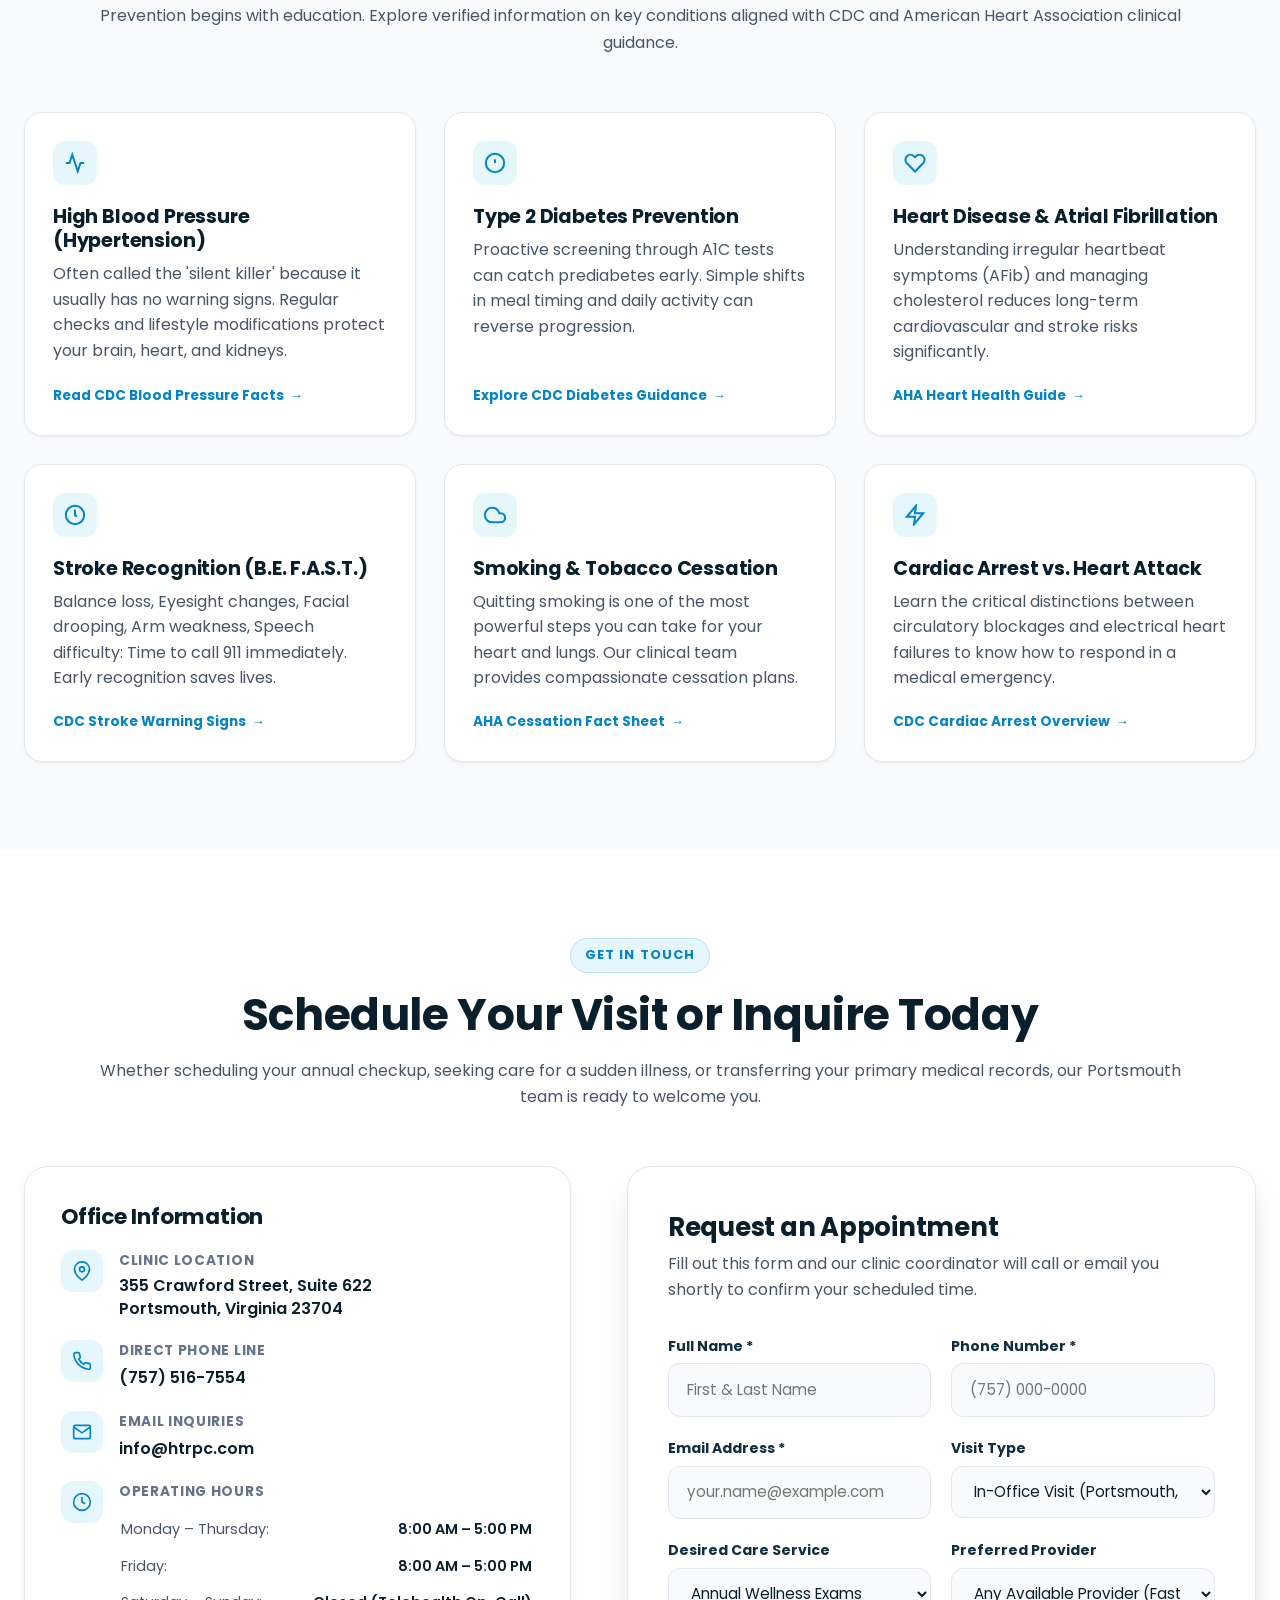
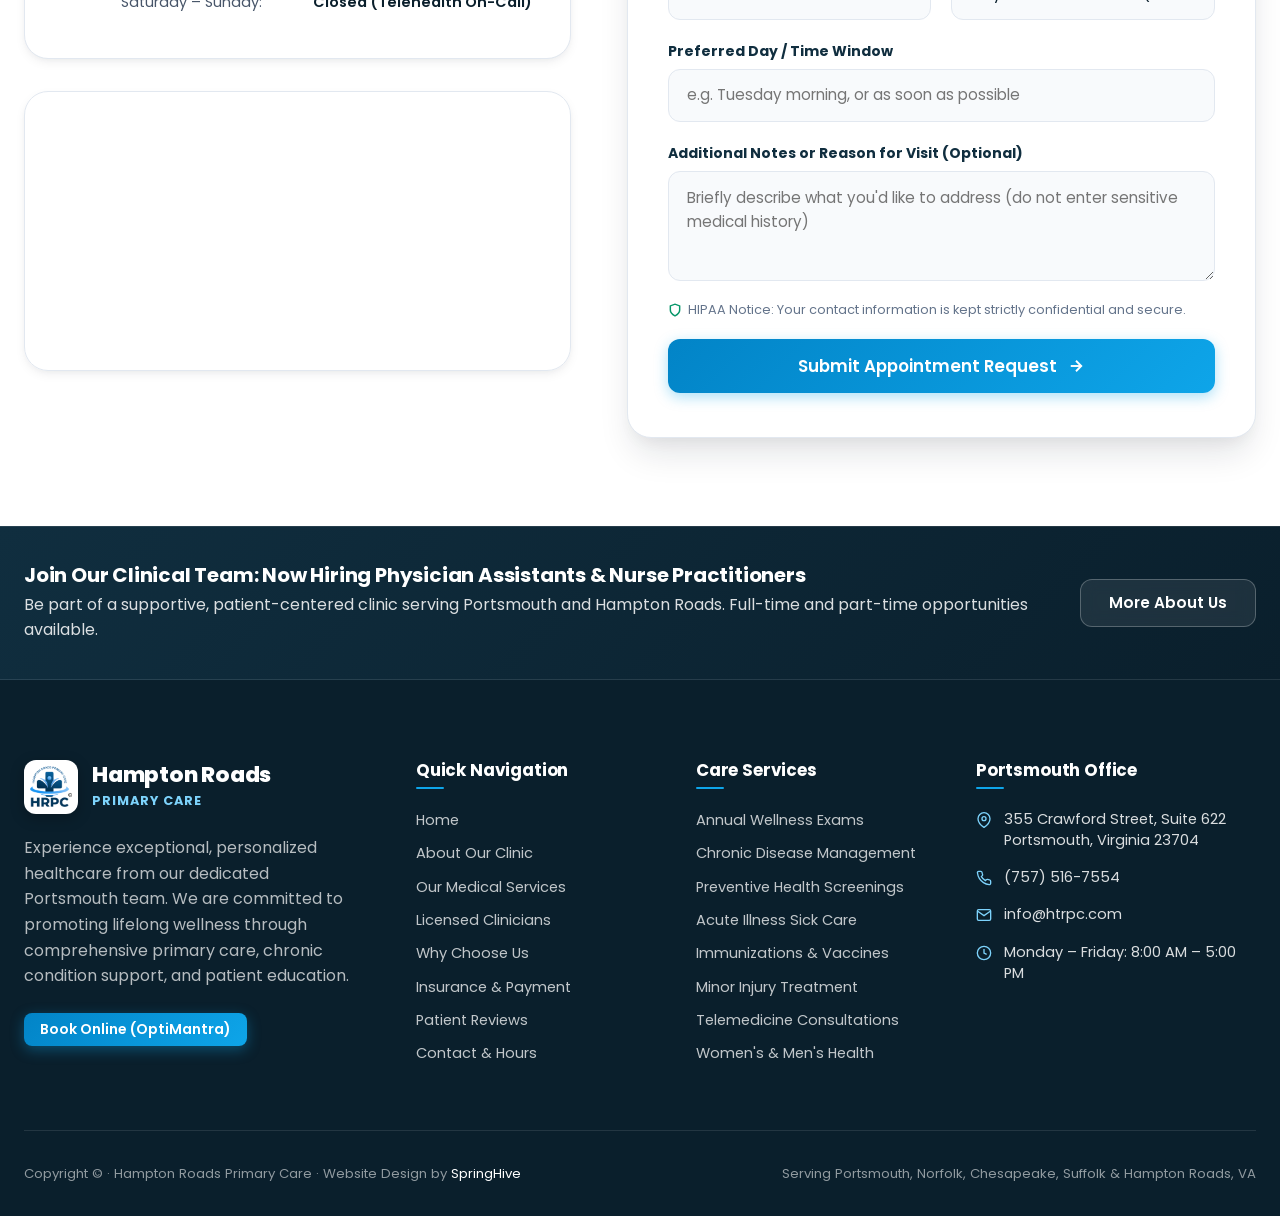
<file: index1.html>
<!DOCTYPE html>
<html lang="en">
<head>
  <meta charset="UTF-8">
  <meta name="viewport" content="width=device-width, initial-scale=1.0">
  
  <!-- Primary SEO Meta Tags -->
  <title>Primary Care in Portsmouth, VA | Hampton Roads Primary Care</title>
  <meta name="title" content="Primary Care in Portsmouth, VA | Hampton Roads Primary Care">
  <meta name="description" content="Compassionate, comprehensive primary care in Portsmouth, VA now accepting new patients. Personalized care for adults & families in Portsmouth, Norfolk, Chesapeake, and Suffolk. Book online today.">
  <meta name="keywords" content="Primary Care Portsmouth VA, Family Doctor Portsmouth, Hampton Roads Primary Care, Wellness Exams Portsmouth, Chronic Disease Management VA, Aaron Sents PA-C, Laurie Salerno NP, Shanice Edwards NP, Telehealth Virginia">
  <meta name="author" content="Hampton Roads Primary Care">
  <link rel="canonical" href="https://htrpc.com/">

  <!-- Open Graph / Facebook -->
  <meta property="og:type" content="website">
  <meta property="og:url" content="https://htrpc.com/">
  <meta property="og:title" content="Primary Care in Portsmouth, VA | Hampton Roads Primary Care">
  <meta property="og:description" content="Compassionate primary care in Portsmouth, VA now accepting new patients. Serving Norfolk, Chesapeake, and Suffolk. Book your appointment today.">
  <meta property="og:image" content="assets/images/team-hero.webp">

  <!-- Twitter Meta -->
  <meta property="twitter:card" content="summary_large_image">
  <meta property="twitter:url" content="https://htrpc.com/">
  <meta property="twitter:title" content="Primary Care in Portsmouth, VA | Hampton Roads Primary Care">
  <meta property="twitter:description" content="Compassionate primary care in Portsmouth, VA now accepting new patients. Serving Norfolk, Chesapeake, and Suffolk. Book your appointment today.">
  <meta property="twitter:image" content="assets/images/team-hero.webp">

  <!-- Favicon -->
  <link rel="icon" type="image/webp" href="assets/images/logo-icon.webp">

  <!-- Google Fonts: Poppins (primary brand font across headings, body & descriptions) -->
  <link rel="preconnect" href="https://fonts.googleapis.com">
  <link rel="preconnect" href="https://fonts.gstatic.com" crossorigin>
  <link href="https://fonts.googleapis.com/css2?family=Poppins:ital,wght@0,300;0,400;0,500;0,600;0,700;0,800;1,400;1,600&family=Manrope:wght@600;700;800&display=swap" rel="stylesheet">

  <!-- Stylesheet -->
  <link rel="stylesheet" href="styles.css">

  <!-- Schema.org JSON-LD Structured Data for Local Medical Business -->
  <script type="application/ld+json">
  {
    "@context": "https://schema.org",
    "@type": "MedicalClinic",
    "name": "Hampton Roads Primary Care",
    "image": "https://htrpc.com/wp-content/uploads/2025/03/Untitled-design-2025-03-26T051202.757.webp",
    "@id": "https://htrpc.com/#organization",
    "url": "https://htrpc.com/",
    "telephone": "+1-757-516-7554",
    "email": "info@htrpc.com",
    "priceRange": "$$",
    "address": {
      "@type": "PostalAddress",
      "streetAddress": "355 Crawford St Suite 622",
      "addressLocality": "Portsmouth",
      "addressRegion": "VA",
      "postalCode": "23704",
      "addressCountry": "US"
    },
    "geo": {
      "@type": "GeoCoordinates",
      "latitude": 36.8373629,
      "longitude": -76.297837
    },
    "openingHoursSpecification": [
      {
        "@type": "OpeningHoursSpecification",
        "dayOfWeek": ["Monday", "Tuesday", "Wednesday", "Thursday", "Friday"],
        "opens": "08:00",
        "closes": "17:00"
      }
    ],
    "areaServed": ["Portsmouth", "Norfolk", "Chesapeake", "Suffolk", "Hampton Roads"],
    "medicalSpecialty": ["PrimaryCare", "CommunityHealth", "FamilyMedicine"]
  }
  </script>
</head>
<body>

  <!-- ==========================================================================
       TOP NOTIFICATION BAR
       ========================================================================== -->
  <div class="top-bar">
    <div class="container">
      <div class="top-bar-left">
        <span class="top-bar-item">
          <svg viewBox="0 0 24 24" fill="none" stroke="currentColor" stroke-width="2" stroke-linecap="round" stroke-linejoin="round" aria-hidden="true"><path d="M21 10c0 7-9 13-9 13s-9-6-9-13a9 9 0 0 1 18 0z"></path><circle cx="12" cy="10" r="3"></circle></svg>
          355 Crawford St. Suite 622, Portsmouth, VA
        </span>
        <span class="top-bar-item">
          <svg viewBox="0 0 24 24" fill="none" stroke="currentColor" stroke-width="2" stroke-linecap="round" stroke-linejoin="round" aria-hidden="true"><circle cx="12" cy="12" r="10"></circle><polyline points="12 6 12 12 16 14"></polyline></svg>
          Mon – Fri: 8:00 AM – 5:00 PM
        </span>
      </div>
      <div class="top-bar-right">
        <span class="accepting-badge">
          <span class="pulse-dot" aria-hidden="true"></span>
          Now Accepting New Patients
        </span>
        <a href="javascript:void(0)" class="top-bar-item">
          <svg viewBox="0 0 24 24" fill="none" stroke="currentColor" stroke-width="2" stroke-linecap="round" stroke-linejoin="round" aria-hidden="true"><path d="M22 16.92v3a2 2 0 0 1-2.18 2 19.79 19.79 0 0 1-8.63-3.07 19.5 19.5 0 0 1-6-6 19.79 19.79 0 0 1-3.07-8.67A2 2 0 0 1 4.11 2h3a2 2 0 0 1 2 1.72 12.84 12.84 0 0 0 .7 2.81 2 2 0 0 1-.45 2.11L8.09 9.91a16 16 0 0 0 6 6l1.27-1.27a2 2 0 0 1 2.11-.45 12.84 12.84 0 0 0 2.81.7A2 2 0 0 1 22 16.92z"></path></svg>
          (757) 516-7554
        </a>
        <a href="javascript:void(0)" class="top-portal-btn">
          <svg viewBox="0 0 24 24" fill="none" stroke="currentColor" stroke-width="2" stroke-linecap="round" stroke-linejoin="round" aria-hidden="true"><path d="M15 3h4a2 2 0 0 1 2 2v14a2 2 0 0 1-2 2h-4"></path><polyline points="10 17 15 12 10 7"></polyline><line x1="15" y1="12" x2="3" y2="12"></line></svg>
          Patient Portal
        </a>
      </div>
    </div>
  </div>

  <!-- ==========================================================================
       MAIN NAVIGATION HEADER
       ========================================================================== -->
  <header class="site-header" id="siteHeader">
    <div class="container nav-container">
      <!-- Brand Logo -->
      <a href="#home" class="brand-link" aria-label="Hampton Roads Primary Care Homepage">
        <img src="assets/images/logo.webp" alt="Hampton Roads Primary Care Logo" class="brand-logo-img" width="180" height="52" onerror="this.onerror=null; this.src='https://htrpc.com/wp-content/uploads/2024/03/finalLogo.webp';">
        <div class="brand-text-block">
          <span class="brand-title">Hampton Roads</span>
          <span class="brand-sub">Primary Care</span>
        </div>
      </a>

      <!-- Desktop Navigation Anchor Links -->
      <nav class="desktop-nav" aria-label="Primary Navigation">
        <a href="#home" class="nav-link active">Home</a>
        <a href="#services" class="nav-link">Personalized Care</a>
        <a href="#why-us" class="nav-link">Health Intelligence</a>
        <a href="#providers" class="nav-link">Meet the Team</a>
        <a href="#testimonials" class="nav-link">Patients</a>
        <a href="#contact" class="nav-link">Contact</a>
      </nav>

      <!-- Header Action Buttons -->
      <div class="header-actions">
        <a href="javascript:void(0)" class="btn btn-portal-pill">Patient Portal</a>
        <button type="button" class="btn btn-book-pill" id="navBookBtn">
          Book Appointment
        </button>
      </div>

      <!-- Mobile Hamburger Button -->
      <button class="mobile-menu-toggle" type="button" aria-label="Toggle navigation menu" aria-expanded="false" id="mobileMenuBtn">
        <span></span>
        <span></span>
        <span></span>
      </button>
    </div>
  </header>

  <!-- Mobile Navigation Drawer -->
  <div class="mobile-drawer-backdrop" id="drawerBackdrop"></div>
  <div class="mobile-drawer" id="mobileDrawer" role="dialog" aria-modal="true" aria-label="Mobile Navigation Menu">
    <div class="drawer-header">
      <div class="brand-link">
        <img src="assets/images/logo.webp" alt="Hampton Roads Primary Care Logo" class="brand-logo-img" width="42" height="42" style="height: 42px; width: auto;" onerror="this.onerror=null; this.src='https://htrpc.com/wp-content/uploads/2024/03/finalLogo.webp';">
        <div class="brand-text-block">
          <span class="brand-title">Hampton Roads</span>
          <span class="brand-sub">Primary Care</span>
        </div>
      </div>
      <button class="drawer-close-btn" type="button" aria-label="Close menu" id="drawerCloseBtn">
        <svg width="20" height="20" viewBox="0 0 24 24" fill="none" stroke="currentColor" stroke-width="2.5" stroke-linecap="round" stroke-linejoin="round"><line x1="18" y1="6" x2="6" y2="18"></line><line x1="6" y1="6" x2="18" y2="18"></line></svg>
      </button>
    </div>

    <ul class="mobile-nav-list">
      <li><a href="#about">About Us <svg width="16" height="16" viewBox="0 0 24 24" fill="none" stroke="currentColor" stroke-width="2"><polyline points="9 18 15 12 9 6"></polyline></svg></a></li>
      <li><a href="#services">Our Services <svg width="16" height="16" viewBox="0 0 24 24" fill="none" stroke="currentColor" stroke-width="2"><polyline points="9 18 15 12 9 6"></polyline></svg></a></li>
      <li><a href="#providers">Medical Providers <svg width="16" height="16" viewBox="0 0 24 24" fill="none" stroke="currentColor" stroke-width="2"><polyline points="9 18 15 12 9 6"></polyline></svg></a></li>
      <li><a href="#why-us">Why Choose Us <svg width="16" height="16" viewBox="0 0 24 24" fill="none" stroke="currentColor" stroke-width="2"><polyline points="9 18 15 12 9 6"></polyline></svg></a></li>
      <li><a href="#insurance">Insurance &amp; Payment <svg width="16" height="16" viewBox="0 0 24 24" fill="none" stroke="currentColor" stroke-width="2"><polyline points="9 18 15 12 9 6"></polyline></svg></a></li>
      <li><a href="#testimonials">Patient Reviews <svg width="16" height="16" viewBox="0 0 24 24" fill="none" stroke="currentColor" stroke-width="2"><polyline points="9 18 15 12 9 6"></polyline></svg></a></li>
      <li><a href="#education">Patient Education <svg width="16" height="16" viewBox="0 0 24 24" fill="none" stroke="currentColor" stroke-width="2"><polyline points="9 18 15 12 9 6"></polyline></svg></a></li>
      <li><a href="#contact">Contact &amp; Location <svg width="16" height="16" viewBox="0 0 24 24" fill="none" stroke="currentColor" stroke-width="2"><polyline points="9 18 15 12 9 6"></polyline></svg></a></li>
      <li><a href="javascript:void(0)">Patient Portal <svg width="16" height="16" viewBox="0 0 24 24" fill="none" stroke="currentColor" stroke-width="2"><path d="M18 13v6a2 2 0 0 1-2 2H5a2 2 0 0 1-2-2V8a2 2 0 0 1 2-2h6"></path><polyline points="15 3 21 3 21 9"></polyline><line x1="10" y1="14" x2="21" y2="3"></line></svg></a></li>
    </ul>

    <div class="drawer-contact-box">
      <button type="button" class="btn btn-primary" style="width: 100%;">
        Book Appointment Online
      </button>
      <a href="javascript:void(0)" class="btn btn-secondary" style="width: 100%;">
        <svg width="16" height="16" viewBox="0 0 24 24" fill="none" stroke="currentColor" stroke-width="2"><path d="M22 16.92v3a2 2 0 0 1-2.18 2 19.79 19.79 0 0 1-8.63-3.07 19.5 19.5 0 0 1-6-6 19.79 19.79 0 0 1-3.07-8.67A2 2 0 0 1 4.11 2h3a2 2 0 0 1 2 1.72 12.84 12.84 0 0 0 .7 2.81 2 2 0 0 1-.45 2.11L8.09 9.91a16 16 0 0 0 6 6l1.27-1.27a2 2 0 0 1 2.11-.45 12.84 12.84 0 0 0 2.81.7A2 2 0 0 1 22 16.92z"></path></svg>
        Call (757) 516-7554
      </a>
      <p style="font-size: 0.8rem; color: var(--text-light); text-align: center; margin-top: 0.5rem;">
        355 Crawford St. #622, Portsmouth, VA 23704
      </p>
    </div>
  </div>

  <main>
    <!-- ==========================================================================
         HERO SECTION
         ========================================================================== -->
    <section class="hero-section" id="home">
      <div class="hero-ambient-glow" aria-hidden="true"></div>
      <div class="container">
        <div class="hero-grid">
          <!-- Left Column: Copy & Value Proposition -->
          <div class="hero-content">
            <h1 class="hero-title hero-title-intelligence">
              Welcome to<br>
              Hampton Roads<br>
              Primary Care
            </h1>

            <p class="hero-lead">
              Hampton Roads Primary Care introduces personalized health intelligence. Go beyond primary care with genetic insights and continuous data-driven wellness tailored only for you.
            </p>

            <div class="hero-cta-group hero-cta-vertical">
              <button type="button" class="btn btn-blueprint">
                <span>Discover Your Health Blueprint</span>
              </button>
              <a href="javascript:void(0)" class="btn btn-care-guide">
                <span>Meet Your Personalized Care Guide</span>
              </a>
            </div>
          </div>

          <!-- Right Column: Visual Presentation with Health Intelligence Hologram & Glass Dock -->
          <div class="hero-media-wrapper hero-media-intelligence">
            <p class="hero-top-caption">Discover a tailored health journey that's uniquely yours.</p>

            <div class="hero-card-container">
              <!-- Floating Vertical Glass Dock Badges (Perfect Circles with Medical Icons) -->
              <div class="hero-glass-dock" aria-hidden="true">
                <div class="glass-dock-circle" title="Clinical Primary Care" aria-label="Clinical Primary Care">
                  <svg viewBox="0 0 24 24" fill="none" stroke="currentColor" stroke-width="2.2" stroke-linecap="round" stroke-linejoin="round" aria-hidden="true">
                    <path d="M4.5 3v5a5.5 5.5 0 0 0 11 0V3"></path>
                    <path d="M10 13.5v2.5a5 5 0 0 0 10 0V13"></path>
                    <circle cx="20" cy="11" r="2"></circle>
                    <line x1="3" y1="3" x2="6" y2="3"></line>
                    <line x1="14" y1="3" x2="17" y2="3"></line>
                  </svg>
                </div>
                <div class="glass-dock-circle" title="Vital Signs & Health Intelligence" aria-label="Vital Signs & Health Intelligence">
                  <svg viewBox="0 0 24 24" fill="none" stroke="currentColor" stroke-width="2.2" stroke-linecap="round" stroke-linejoin="round" aria-hidden="true">
                    <path d="M22 12h-4l-3 9L9 3l-3 9H2"></path>
                  </svg>
                </div>
                <div class="glass-dock-circle" title="Preventive Wellness & Protection" aria-label="Preventive Wellness & Protection">
                  <svg viewBox="0 0 24 24" fill="none" stroke="currentColor" stroke-width="2.2" stroke-linecap="round" stroke-linejoin="round" aria-hidden="true">
                    <path d="M12 22s8-4 8-10V5l-8-3-8 3v7c0 6 8 10 8 10z"></path>
                    <line x1="12" y1="8" x2="12" y2="14"></line>
                    <line x1="9" y1="11" x2="15" y2="11"></line>
                  </svg>
                </div>
              </div>

              <!-- Main Futuristic Medical Intelligence Graphic with Smooth Fade In/Fade Out Animation -->
              <div class="hero-image-card intelligence-card hero-slider-container" id="heroSlider" aria-label="Hampton Roads Primary Care Visual Showcase">
                <div class="hero-slides-wrapper">
                  <!-- Slide 1: Primary Care & Health Intelligence (Concept Updated: Glowing Medical Cross Pulse) -->
                  <div class="hero-slide active" data-slide="0" aria-label="Personalized Health Intelligence">
                    <img src="assets/images/hero-doctor-intelligence.jpg" alt="Personalized Health Intelligence at Hampton Roads Primary Care - Genomic Insights & Primary Care" class="hero-main-img" width="800" height="600" fetchpriority="high">
                  </div>

                  <!-- Slide 2: Human Wellness Blueprint Consultation -->
                  <div class="hero-slide" data-slide="1" aria-label="Human Wellness Blueprint Consultation">
                    <img src="assets/images/hero-consultation.jpg" alt="Human Wellness Blueprint Consultation at Hampton Roads Primary Care" class="hero-main-img" width="800" height="600" loading="lazy">
                  </div>

                  <!-- Slide 3: Dedicated Clinical Care Team -->
                  <div class="hero-slide" data-slide="2" aria-label="Dedicated Primary Care Team">
                    <img src="assets/images/hero-team.jpg" alt="Compassionate Primary Care Medical Providers at Hampton Roads Primary Care in Portsmouth VA" class="hero-main-img" width="800" height="600" loading="lazy">
                  </div>
                </div>
              </div>
            </div>
          </div>
        </div>
      </div>
    </section>

    <!-- ==========================================================================
         CLINICAL PILLARS & TRUST PODS (ELEVATED BENTO HUB)
         ========================================================================== -->
    <section class="pillars-wrapper" aria-label="Clinical Highlights">
      <div class="container">
        <div class="pillars-grid">
          <!-- Pillar 1: Patient Access -->
          <div class="pillar-card">
            <div class="pillar-top">
              <span class="pillar-chip chip-emerald">
                <span class="pulse-emerald" aria-hidden="true"></span> Accepting Patients
              </span>
              <div class="pillar-icon">
                <svg viewBox="0 0 24 24" fill="none" stroke="currentColor" stroke-width="2.2" stroke-linecap="round" stroke-linejoin="round" aria-hidden="true">
                  <path d="M16 21v-2a4 4 0 0 0-4-4H5a4 4 0 0 0-4 4v2"></path>
                  <circle cx="8.5" cy="7" r="4"></circle>
                  <line x1="20" y1="8" x2="20" y2="14"></line>
                  <line x1="23" y1="11" x2="17" y2="11"></line>
                </svg>
              </div>
            </div>
            <div class="pillar-content">
              <h3 class="pillar-title">Immediate Care Access</h3>
              <p class="pillar-desc">Same-day sick visits and comprehensive annual wellness exams for Portsmouth families.</p>
            </div>
            <div class="pillar-meta">
              <svg width="14" height="14" viewBox="0 0 24 24" fill="none" stroke="currentColor" stroke-width="2.5" aria-hidden="true"><polyline points="20 6 9 17 4 12"></polyline></svg>
              <span>No Waitlist &bull; All Ages Welcome</span>
            </div>
          </div>

          <!-- Pillar 2: Core Specialties -->
          <div class="pillar-card">
            <div class="pillar-top">
              <span class="pillar-chip chip-cyan">
                <span class="chip-number">12+</span> Core Specialties
              </span>
              <div class="pillar-icon">
                <svg viewBox="0 0 24 24" fill="none" stroke="currentColor" stroke-width="2.2" stroke-linecap="round" stroke-linejoin="round" aria-hidden="true">
                  <path d="M22 12h-4l-3 9L9 3l-3 9H2"></path>
                </svg>
              </div>
            </div>
            <div class="pillar-content">
              <h3 class="pillar-title">Specialty Primary Care</h3>
              <p class="pillar-desc">Chronic condition management, preventive diagnostics, heart wellness, and mental health.</p>
            </div>
            <div class="pillar-meta">
              <svg width="14" height="14" viewBox="0 0 24 24" fill="none" stroke="currentColor" stroke-width="2.5" aria-hidden="true"><polyline points="20 6 9 17 4 12"></polyline></svg>
              <span>Evidence-Based Medicine</span>
            </div>
          </div>

          <!-- Pillar 3: Dual-Channel Care -->
          <div class="pillar-card">
            <div class="pillar-top">
              <span class="pillar-chip chip-blue">
                Hybrid Care Delivery
              </span>
              <div class="pillar-icon">
                <svg viewBox="0 0 24 24" fill="none" stroke="currentColor" stroke-width="2.2" stroke-linecap="round" stroke-linejoin="round" aria-hidden="true">
                  <rect x="2" y="3" width="20" height="14" rx="2" ry="2"></rect>
                  <line x1="8" y1="21" x2="16" y2="21"></line>
                  <line x1="12" y1="17" x2="12" y2="21"></line>
                </svg>
              </div>
            </div>
            <div class="pillar-content">
              <h3 class="pillar-title">In-Person &amp; Telehealth</h3>
              <p class="pillar-desc">In-office visits in historic downtown Portsmouth or HIPAA-secure digital care at home.</p>
            </div>
            <div class="pillar-meta">
              <svg width="14" height="14" viewBox="0 0 24 24" fill="none" stroke="currentColor" stroke-width="2.5" aria-hidden="true"><polyline points="20 6 9 17 4 12"></polyline></svg>
              <span>Encrypted Video Platform</span>
            </div>
          </div>

          <!-- Pillar 4: Accessible Coverage -->
          <div class="pillar-card">
            <div class="pillar-top">
              <span class="pillar-chip chip-amber">
                Dignified Healthcare
              </span>
              <div class="pillar-icon">
                <svg viewBox="0 0 24 24" fill="none" stroke="currentColor" stroke-width="2.2" stroke-linecap="round" stroke-linejoin="round" aria-hidden="true">
                  <path d="M12 22s8-4 8-10V5l-8-3-8 3v7c0 6 8 10 8 10z"></path>
                </svg>
              </div>
            </div>
            <div class="pillar-content">
              <h3 class="pillar-title">Accessible Pricing</h3>
              <p class="pillar-desc">In-network with Medicaid, Medicare, Tricare, plus our sliding fee scale guarantee.</p>
            </div>
            <div class="pillar-meta">
              <svg width="14" height="14" viewBox="0 0 24 24" fill="none" stroke="currentColor" stroke-width="2.5" aria-hidden="true"><polyline points="20 6 9 17 4 12"></polyline></svg>
              <span>No Denial for Inability to Pay</span>
            </div>
          </div>
        </div>
      </div>
    </section>

    <!-- ==========================================================================
         SECTION 1: BUSINESS INTRODUCTION & CLINIC STORY (ABOUT US)
         ========================================================================== -->
    <section class="section-wrapper bg-surface" id="about">
      <div class="container">
        <div class="about-grid">
          <!-- Left: Clinical Sanctuary Showcase & Heritage Console -->
          <div class="about-media-stack">
            <div class="about-main-img-card">
              <img src="assets/images/about-clinic-care.jpg" alt="Compassionate patient consultation at Hampton Roads Primary Care in Portsmouth VA" class="about-main-img" width="600" height="560" loading="lazy">
              <div class="about-img-overlay" aria-hidden="true"></div>
            </div>

            <!-- Top Floating Verified Rating Pill -->
            <div class="about-floating-pill about-pill-top">
              <div class="about-pill-stars" aria-hidden="true">★★★★★</div>
              <div class="about-pill-text">
                <strong>4.9 / 5.0 Rating</strong>
                <span>Verified Patient Trust</span>
              </div>
            </div>

            <!-- Bottom Floating Heritage Console -->
            <div class="about-heritage-card">
              <div class="heritage-stat-col">
                <span class="heritage-number">34+</span>
                <span class="heritage-label">Years Care</span>
              </div>
              <div class="heritage-divider" aria-hidden="true"></div>
              <div class="heritage-text-col">
                <strong>Tidewater Community Heritage</strong>
                <p>Delivering whole-person primary care across Portsmouth, Norfolk &amp; Chesapeake with heart-first medicine.</p>
              </div>
            </div>
          </div>

          <!-- Right: Narrative & Core Values -->
          <div class="about-text-content">
            <div class="section-badge">Welcome to Hampton Roads Primary Care</div>
            <h2 class="section-title">Where Your Health is Always Our First Priority.</h2>
            <p class="lead-paragraph">
              We’re more than just healthcare providers — we are your dedicated lifelong partners in wellness, offering comprehensive primary care tailored to our community’s unique needs in Portsmouth, Virginia.
            </p>
            <p>
              At Hampton Roads Primary Care, we believe healthcare should feel simple, personal, and easy to navigate. Our team takes the time to listen, understand your concerns, and provide evidence-based care tailored to your individual lifestyle. Whether it’s your first visit or ongoing care for diabetes and blood pressure, we are here to support you at every stage of life.
            </p>

            <!-- Verified Core Values Grid -->
            <div class="values-grid">
              <div class="value-card">
                <svg viewBox="0 0 24 24" fill="none" stroke="currentColor" stroke-width="2.5"><polyline points="20 6 9 17 4 12"></polyline></svg>
                <div>
                  <strong>Patient-Centered Care</strong>
                  <span>Your needs and dignity guide every clinical decision.</span>
                </div>
              </div>

              <div class="value-card">
                <svg viewBox="0 0 24 24" fill="none" stroke="currentColor" stroke-width="2.5"><polyline points="20 6 9 17 4 12"></polyline></svg>
                <div>
                  <strong>Clinical Excellence</strong>
                  <span>Yale &amp; SUNY Buffalo trained advanced practice providers.</span>
                </div>
              </div>

              <div class="value-card">
                <svg viewBox="0 0 24 24" fill="none" stroke="currentColor" stroke-width="2.5"><polyline points="20 6 9 17 4 12"></polyline></svg>
                <div>
                  <strong>Integrity &amp; Compassion</strong>
                  <span>Transparent communication in a warm, welcoming environment.</span>
                </div>
              </div>

              <div class="value-card">
                <svg viewBox="0 0 24 24" fill="none" stroke="currentColor" stroke-width="2.5"><polyline points="20 6 9 17 4 12"></polyline></svg>
                <div>
                  <strong>Whole-Person Wellness</strong>
                  <span>Harmonizing modern medicine with practical lifestyle coaching.</span>
                </div>
              </div>
            </div>

            <div style="display: flex; gap: 1rem; align-items: center; flex-wrap: wrap;">
              <button type="button" class="btn btn-primary">
                Schedule a Consultation
              </button>
              <a href="javascript:void(0)" class="btn btn-secondary">
                Speak With Our Staff
              </a>
            </div>
          </div>
        </div>
      </div>
    </section>

    <!-- ==========================================================================
         SECTION 2: VERIFIED SERVICES OVERVIEW
         ========================================================================== -->
    <section class="section-wrapper" id="services">
      <div class="container">
        <div class="section-header">
          <div class="section-badge">Comprehensive Primary Care</div>
          <h2 class="section-title">Healthcare Services for Every Stage of Life</h2>
          <p class="section-subtitle">
            We provide a complete range of primary care services designed to keep you healthy, support ongoing conditions, and make medical attention stress-free when you need it most.
          </p>
        </div>

        <!-- Service Category Filter Buttons -->
        <div class="services-filter-nav">
          <button type="button" class="filter-btn active" data-filter="all">All 12 Services</button>
          <button type="button" class="filter-btn" data-filter="preventive">Preventive &amp; Wellness</button>
          <button type="button" class="filter-btn" data-filter="chronic">Chronic Disease Care</button>
          <button type="button" class="filter-btn" data-filter="acute">Acute &amp; Urgent Care</button>
          <button type="button" class="filter-btn" data-filter="specialized">Specialized Health</button>
        </div>

        <!-- 12 Verified Service Cards Grid -->
        <div class="services-grid" id="servicesGrid">
          
          <!-- Service 1: Annual Wellness Exams -->
          <article class="service-card" data-category="preventive">
            <div class="service-thumb">
              <img src="assets/images/service-wellness.webp" alt="Annual Wellness Exams at Hampton Roads Primary Care" class="service-img" loading="lazy" onerror="this.onerror=null; this.src='https://htrpc.com/wp-content/uploads/2024/03/2-2.webp';">
              <span class="service-category-tag">Preventive</span>
            </div>
            <div class="service-body">
              <h3 class="service-title">Annual Wellness Exams</h3>
              <p class="service-desc">
                Build a solid foundation of health with comprehensive annual examinations that promote early detection, thorough vitals review, lab tests, and tailored disease prevention for all age groups.
              </p>
              <div class="service-highlights">
                <span class="highlight-pill">Full Physical Exam</span>
                <span class="highlight-pill">Preventive Bloodwork</span>
                <span class="highlight-pill">Medication Review</span>
              </div>
              <div class="service-footer">
                <button type="button" class="service-action-link">
                  <span>Learn More</span>
                  <svg viewBox="0 0 24 24" fill="none" stroke="currentColor" stroke-width="2.5"><polyline points="9 18 15 12 9 6"></polyline></svg>
                </button>
              </div>
            </div>
          </article>

          <!-- Service 2: Chronic Disease Management -->
          <article class="service-card" data-category="chronic">
            <div class="service-thumb">
              <img src="assets/images/service-chronic.webp" alt="Chronic Disease Management" class="service-img" loading="lazy" onerror="this.onerror=null; this.src='https://htrpc.com/wp-content/uploads/2024/03/Untitled-design-2024-03-11T090550.101.webp';">
              <span class="service-category-tag">Chronic Care</span>
            </div>
            <div class="service-body">
              <h3 class="service-title">Chronic Disease Management</h3>
              <p class="service-desc">
                Empowering management plans for conditions including diabetes, high blood pressure, hypertension, heart disease, and high cholesterol. We alleviate symptoms and slow disease progression with expert clinical care.
              </p>
              <div class="service-highlights">
                <span class="highlight-pill">Diabetes (Type 1 &amp; 2)</span>
                <span class="highlight-pill">Hypertension</span>
                <span class="highlight-pill">Heart Disease &amp; AFib</span>
              </div>
              <div class="service-footer">
                <button type="button" class="service-action-link">
                  <span>Learn More</span>
                  <svg viewBox="0 0 24 24" fill="none" stroke="currentColor" stroke-width="2.5"><polyline points="9 18 15 12 9 6"></polyline></svg>
                </button>
              </div>
            </div>
          </article>

          <!-- Service 3: Preventive Health Screenings -->
          <article class="service-card" data-category="preventive">
            <div class="service-thumb">
              <img src="assets/images/service-screenings.webp" alt="Preventive Health Screenings" class="service-img" loading="lazy" onerror="this.onerror=null; this.src='https://htrpc.com/wp-content/uploads/2024/03/Untitled-design-2024-03-11T134347.953.webp';">
              <span class="service-category-tag">Screenings</span>
            </div>
            <div class="service-body">
              <h3 class="service-title">Preventive Health Screenings</h3>
              <p class="service-desc">
                Identify potential health issues before they become serious. Gain peace of mind and stay proactive with lipid panels, glucose screenings, cardiovascular markers, and age-recommended diagnostics.
              </p>
              <div class="service-highlights">
                <span class="highlight-pill">Cholesterol &amp; Lipids</span>
                <span class="highlight-pill">Blood Glucose (A1C)</span>
                <span class="highlight-pill">Cardiovascular Checks</span>
              </div>
              <div class="service-footer">
                <button type="button" class="service-action-link">
                  <span>Learn More</span>
                  <svg viewBox="0 0 24 24" fill="none" stroke="currentColor" stroke-width="2.5"><polyline points="9 18 15 12 9 6"></polyline></svg>
                </button>
              </div>
            </div>
          </article>

          <!-- Service 4: Acute Illness Care -->
          <article class="service-card" data-category="acute">
            <div class="service-thumb">
              <img src="assets/images/service-acute.webp" alt="Acute Illness Care" class="service-img" loading="lazy" onerror="this.onerror=null; this.src='https://htrpc.com/wp-content/uploads/2024/11/Untitled-design-3.webp';">
              <span class="service-category-tag">Acute Care</span>
            </div>
            <div class="service-body">
              <h3 class="service-title">Acute Illness Care (Sick Visits)</h3>
              <p class="service-desc">
                Sudden illness can disrupt your life. Our healthcare team provides prompt, accurate diagnosis and same-day treatment for infections, colds, flu, sore throats, respiratory issues, and acute discomfort.
              </p>
              <div class="service-highlights">
                <span class="highlight-pill">Same-Day Availability</span>
                <span class="highlight-pill">Flu &amp; Strep Testing</span>
                <span class="highlight-pill">Immediate Prescriptions</span>
              </div>
              <div class="service-footer">
                <button type="button" class="service-action-link">
                  <span>Learn More</span>
                  <svg viewBox="0 0 24 24" fill="none" stroke="currentColor" stroke-width="2.5"><polyline points="9 18 15 12 9 6"></polyline></svg>
                </button>
              </div>
            </div>
          </article>

          <!-- Service 5: Minor Injury Treatment -->
          <article class="service-card" data-category="acute">
            <div class="service-thumb">
              <img src="assets/images/service-minor-injury.webp" alt="Minor Injury Treatment" class="service-img" loading="lazy" onerror="this.onerror=null; this.src='https://htrpc.com/wp-content/uploads/2024/03/Minor-Injury-Treatment.webp';">
              <span class="service-category-tag">Minor Injuries</span>
            </div>
            <div class="service-body">
              <h3 class="service-title">Minor Injury Treatment</h3>
              <p class="service-desc">
                Immediate, effective treatment for everyday injuries without expensive emergency room waits. We care for minor cuts, superficial burns, sprains, strains, minor fractures, and wound dressings.
              </p>
              <div class="service-highlights">
                <span class="highlight-pill">Sprains &amp; Strains</span>
                <span class="highlight-pill">Laceration &amp; Wound Care</span>
                <span class="highlight-pill">Minor Burns</span>
              </div>
              <div class="service-footer">
                <button type="button" class="service-action-link">
                  <span>Learn More</span>
                  <svg viewBox="0 0 24 24" fill="none" stroke="currentColor" stroke-width="2.5"><polyline points="9 18 15 12 9 6"></polyline></svg>
                </button>
              </div>
            </div>
          </article>

          <!-- Service 6: Immunizations & Vaccinations -->
          <article class="service-card" data-category="preventive">
            <div class="service-thumb">
              <img src="assets/images/service-vaccines.webp" alt="Immunizations and Vaccinations" class="service-img" loading="lazy" onerror="this.onerror=null; this.src='https://htrpc.com/wp-content/uploads/2024/03/Immunizations-and-Vaccinations.webp';">
              <span class="service-category-tag">Vaccines</span>
            </div>
            <div class="service-body">
              <h3 class="service-title">Immunizations &amp; Vaccinations</h3>
              <p class="service-desc">
                Safeguard your health and those you love with timely vaccinations. Prevention is your strongest shield against preventable communicable diseases, seasonal influenza, pneumonia, tetanus, and shingles.
              </p>
              <div class="service-highlights">
                <span class="highlight-pill">Annual Flu Shots</span>
                <span class="highlight-pill">Tetanus / Tdap</span>
                <span class="highlight-pill">Routine Adult Boosters</span>
              </div>
              <div class="service-footer">
                <button type="button" class="service-action-link">
                  <span>Learn More</span>
                  <svg viewBox="0 0 24 24" fill="none" stroke="currentColor" stroke-width="2.5"><polyline points="9 18 15 12 9 6"></polyline></svg>
                </button>
              </div>
            </div>
          </article>

          <!-- Service 7: Telemedicine Consultations -->
          <article class="service-card" data-category="specialized">
            <div class="service-thumb">
              <img src="assets/images/patient-community.webp" alt="Telemedicine Consultations" class="service-img" loading="lazy" onerror="this.onerror=null; this.src='https://htrpc.com/wp-content/uploads/2024/03/Untitled-design-2024-03-11T101527.061.webp';">
              <span class="service-category-tag">Telehealth</span>
            </div>
            <div class="service-body">
              <h3 class="service-title">Telemedicine Consultations</h3>
              <p class="service-desc">
                Consult with our experienced medical providers from the comfort of home or office through HIPAA-compliant, high-definition video visits. Ideal for follow-ups, medication reviews, and non-emergency illness.
              </p>
              <div class="service-highlights">
                <span class="highlight-pill">100% HIPAA Secure</span>
                <span class="highlight-pill">From Phone or Computer</span>
                <span class="highlight-pill">E-Prescription Refills</span>
              </div>
              <div class="service-footer">
                <button type="button" class="service-action-link">
                  <span>Learn More</span>
                  <svg viewBox="0 0 24 24" fill="none" stroke="currentColor" stroke-width="2.5"><polyline points="9 18 15 12 9 6"></polyline></svg>
                </button>
              </div>
            </div>
          </article>

          <!-- Service 8: Women's Health Services -->
          <article class="service-card" data-category="specialized">
            <div class="service-thumb">
              <img src="assets/images/patient-senior.webp" alt="Women's Health Services" class="service-img" loading="lazy" onerror="this.onerror=null; this.src='https://htrpc.com/wp-content/uploads/2024/03/Untitled-design-23.webp';">
              <span class="service-category-tag">Women's Health</span>
            </div>
            <div class="service-body">
              <h3 class="service-title">Women’s Health Services</h3>
              <p class="service-desc">
                Compassionate, respectful care dedicated to women’s health at all ages. Includes routine well-woman exams, breast health evaluations, bone density referrals, menopause guidance, and hormonal wellness.
              </p>
              <div class="service-highlights">
                <span class="highlight-pill">Well-Woman Checkups</span>
                <span class="highlight-pill">Preventive Screenings</span>
                <span class="highlight-pill">Hormone &amp; Menopause Care</span>
              </div>
              <div class="service-footer">
                <button type="button" class="service-action-link">
                  <span>Learn More</span>
                  <svg viewBox="0 0 24 24" fill="none" stroke="currentColor" stroke-width="2.5"><polyline points="9 18 15 12 9 6"></polyline></svg>
                </button>
              </div>
            </div>
          </article>

          <!-- Service 9: Men's Health Services -->
          <article class="service-card" data-category="specialized">
            <div class="service-thumb">
              <img src="assets/images/patient-man.webp" alt="Men's Health Services" class="service-img" loading="lazy" onerror="this.onerror=null; this.src='https://htrpc.com/wp-content/uploads/2024/03/Young-Black-Man.webp';">
              <span class="service-category-tag">Men's Health</span>
            </div>
            <div class="service-body">
              <h3 class="service-title">Men’s Health Services</h3>
              <p class="service-desc">
                Proactive primary healthcare tailored specifically to men, including prostate health assessments, testosterone screening, cardiovascular risk profiles, sexual wellness, and blood pressure optimization.
              </p>
              <div class="service-highlights">
                <span class="highlight-pill">Prostate Health (PSA)</span>
                <span class="highlight-pill">Cardiovascular Assessment</span>
                <span class="highlight-pill">Vitality &amp; Metabolic Check</span>
              </div>
              <div class="service-footer">
                <button type="button" class="service-action-link">
                  <span>Learn More</span>
                  <svg viewBox="0 0 24 24" fill="none" stroke="currentColor" stroke-width="2.5"><polyline points="9 18 15 12 9 6"></polyline></svg>
                </button>
              </div>
            </div>
          </article>

          <!-- Service 10: Mental Health Management -->
          <article class="service-card" data-category="specialized">
            <div class="service-thumb">
              <img src="assets/images/provider-shanice.webp" alt="Mental Health Management" class="service-img" loading="lazy" onerror="this.onerror=null; this.src='https://htrpc.com/wp-content/uploads/2026/06/unnamed.webp';">
              <span class="service-category-tag">Behavioral Health</span>
            </div>
            <div class="service-body">
              <h3 class="service-title">Mental Health Management</h3>
              <p class="service-desc">
                Treating the mind and body as one. Compassionate evaluation, medication management, and ongoing support for anxiety, depression, insomnia, stress, and behavioral health challenges in a safe environment.
              </p>
              <div class="service-highlights">
                <span class="highlight-pill">Anxiety &amp; Depression</span>
                <span class="highlight-pill">Trauma-Informed Care</span>
                <span class="highlight-pill">Medication Guidance</span>
              </div>
              <div class="service-footer">
                <button type="button" class="service-action-link">
                  <span>Learn More</span>
                  <svg viewBox="0 0 24 24" fill="none" stroke="currentColor" stroke-width="2.5"><polyline points="9 18 15 12 9 6"></polyline></svg>
                </button>
              </div>
            </div>
          </article>

          <!-- Service 11: Nutrition & Weight Management -->
          <article class="service-card" data-category="preventive">
            <div class="service-thumb">
              <img src="assets/images/clinic-care.webp" alt="Nutrition and Weight Management" class="service-img" loading="lazy" onerror="this.onerror=null; this.src='https://htrpc.com/wp-content/uploads/2024/03/3-2-1024x576.webp';">
              <span class="service-category-tag">Nutrition</span>
            </div>
            <div class="service-body">
              <h3 class="service-title">Nutrition &amp; Weight Management</h3>
              <p class="service-desc">
                Customized, practical nutritional coaching focused on sustainable results rather than fad diets. We tackle metabolic health, cholesterol reduction, diabetes management, and energy optimization.
              </p>
              <div class="service-highlights">
                <span class="highlight-pill">Whole-Food Strategies</span>
                <span class="highlight-pill">Metabolic Health</span>
                <span class="highlight-pill">Personalized Coaching</span>
              </div>
              <div class="service-footer">
                <button type="button" class="service-action-link">
                  <span>Learn More</span>
                  <svg viewBox="0 0 24 24" fill="none" stroke="currentColor" stroke-width="2.5"><polyline points="9 18 15 12 9 6"></polyline></svg>
                </button>
              </div>
            </div>
          </article>

          <!-- Service 12: Health Education & Counseling -->
          <article class="service-card" data-category="preventive">
            <div class="service-thumb">
              <img src="assets/images/patient-community.webp" alt="Health Education and Counseling" class="service-img" loading="lazy" onerror="this.onerror=null; this.src='https://htrpc.com/wp-content/uploads/2024/03/Untitled-design-2024-03-11T101527.061.webp';">
              <span class="service-category-tag">Education</span>
            </div>
            <div class="service-body">
              <h3 class="service-title">Health Education &amp; Counseling</h3>
              <p class="service-desc">
                Knowledge is the foundation of preventive wellness. We walk alongside you with one-on-one counseling on smoking cessation, cardiovascular risk reduction, blood pressure tracking, and healthy longevity.
              </p>
              <div class="service-highlights">
                <span class="highlight-pill">Smoking Cessation</span>
                <span class="highlight-pill">BP Self-Monitoring</span>
                <span class="highlight-pill">Empowered Lifestyle</span>
              </div>
              <div class="service-footer">
                <button type="button" class="service-action-link">
                  <span>Learn More</span>
                  <svg viewBox="0 0 24 24" fill="none" stroke="currentColor" stroke-width="2.5"><polyline points="9 18 15 12 9 6"></polyline></svg>
                </button>
              </div>
            </div>
          </article>

        </div>
      </div>
    </section>

    <!-- ==========================================================================
         SECTION 3: OUR PROVIDERS / CLINICAL TEAM
         ========================================================================== -->
    <section class="section-wrapper bg-surface" id="providers">
      <div class="container">
        <div class="section-header">
          <div class="section-badge badge-emerald">Licensed Clinical Providers</div>
          <h2 class="section-title">Meet Your Healthcare Team</h2>
          <p class="section-subtitle">
            Experienced, board-certified clinicians dedicated to providing attentive, unhurried primary healthcare for you and your family in Portsmouth.
          </p>
        </div>

        <div class="providers-grid">
          <!-- Provider 1: Aaron Sents, PA-C -->
          <article class="provider-card">
            <div class="provider-photo-wrap">
              <img src="assets/images/provider-aaron.webp" alt="Aaron Sents, PA-C, Physician Assistant Certified at Hampton Roads Primary Care" class="provider-photo" loading="lazy" onerror="this.onerror=null; this.src='https://htrpc.com/wp-content/uploads/2025/03/Untitled-design-2025-03-26T052057.874-777x1024.webp';">
              <span class="provider-badge">Yale University MMS</span>
            </div>
            <div class="provider-body">
              <h3 class="provider-name">Aaron Sents, PA-C</h3>
              <span class="provider-title">Physician Assistant – Certified</span>

              <div class="provider-credentials-box">
                <div class="credential-item">
                  <svg viewBox="0 0 24 24" fill="none" stroke="currentColor" stroke-width="2.5"><polyline points="20 6 9 17 4 12"></polyline></svg>
                  <span>Yale University – M.M.Sc. (2022)</span>
                </div>
                <div class="credential-item" style="margin-top: 4px;">
                  <svg viewBox="0 0 24 24" fill="none" stroke="currentColor" stroke-width="2.5"><polyline points="20 6 9 17 4 12"></polyline></svg>
                  <span>10-Yr Navy Special Operations Corpsman</span>
                </div>
                <div class="credential-item" style="margin-top: 4px;">
                  <svg viewBox="0 0 24 24" fill="none" stroke="currentColor" stroke-width="2.5"><polyline points="20 6 9 17 4 12"></polyline></svg>
                  <span>Emergency Medicine Practitioner</span>
                </div>
              </div>

              <div class="provider-bio-wrapper">
                <button type="button" class="btn-read-bio" aria-expanded="false" aria-controls="bio-aaron">
                  <span>Read More</span>
                  <svg class="bio-chevron" width="14" height="14" viewBox="0 0 24 24" fill="none" stroke="currentColor" stroke-width="2.5"><polyline points="6 9 12 15 18 9"></polyline></svg>
                </button>
                <div class="provider-bio-content" id="bio-aaron">
                  <p class="provider-bio">
                    Aaron earned his Master of Medical Science degree from Yale University in 2022 after completing undergraduate studies in Public Health at Old Dominion University. His medical career began during a distinguished ten-year Navy career, culminating as a Special Operations Independent Duty Corpsman with MARSOC. He brings extensive emergency medicine experience from Maryview Medical Center and is passionate about empowering patients through health education.
                  </p>
                </div>
              </div>

              <div class="provider-footer">
                <span class="accepting-pill">
                  <span class="pulse-dot" aria-hidden="true"></span>
                  Accepting New Patients
                </span>
              </div>
            </div>
          </article>

          <!-- Provider 2: Laurie A. Salerno, ANP-BC -->
          <article class="provider-card">
            <div class="provider-photo-wrap">
              <img src="assets/images/provider-laurie.jpg" alt="Laurie A. Salerno, ANP-BC, Adult Nurse Practitioner Board Certified" class="provider-photo" loading="lazy" onerror="this.onerror=null; this.src='https://htrpc.com/wp-content/uploads/2026/06/Salerno-HTRPC-2026.jpg';">
              <span class="provider-badge">34+ Yrs Experience</span>
            </div>
            <div class="provider-body">
              <h3 class="provider-name">Laurie A. Salerno, ANP-BC</h3>
              <span class="provider-title">Adult Nurse Practitioner – Board Certified</span>

              <div class="provider-credentials-box">
                <div class="credential-item">
                  <svg viewBox="0 0 24 24" fill="none" stroke="currentColor" stroke-width="2.5"><polyline points="20 6 9 17 4 12"></polyline></svg>
                  <span>SUNY Buffalo – M.S. Adult NP</span>
                </div>
                <div class="credential-item" style="margin-top: 4px;">
                  <svg viewBox="0 0 24 24" fill="none" stroke="currentColor" stroke-width="2.5"><polyline points="20 6 9 17 4 12"></polyline></svg>
                  <span>Cardiology &amp; Heart Failure Specialist</span>
                </div>
                <div class="credential-item" style="margin-top: 4px;">
                  <svg viewBox="0 0 24 24" fill="none" stroke="currentColor" stroke-width="2.5"><polyline points="20 6 9 17 4 12"></polyline></svg>
                  <span>34 Years Clinical Nursing Experience</span>
                </div>
              </div>

              <div class="provider-bio-wrapper">
                <button type="button" class="btn-read-bio" aria-expanded="false" aria-controls="bio-laurie">
                  <span>Read More</span>
                  <svg class="bio-chevron" width="14" height="14" viewBox="0 0 24 24" fill="none" stroke="currentColor" stroke-width="2.5"><polyline points="6 9 12 15 18 9"></polyline></svg>
                </button>
                <div class="provider-bio-content" id="bio-laurie">
                  <p class="provider-bio">
                    Laurie brings profound clinical depth with 17 years as an RN and 17 years as an NP, primarily at Buffalo General Medical Center where she helped establish an outpatient heart and lung center. Holding an M.S. from SUNY Buffalo, she specializes in cardiac care, heart failure management, and whole-person wellness with a strong focus on practical food-based strategies for diabetes and hypertension.
                  </p>
                </div>
              </div>

              <div class="provider-footer">
                <span class="accepting-pill">
                  <span class="pulse-dot" aria-hidden="true"></span>
                  Accepting New Patients
                </span>
              </div>
            </div>
          </article>

          <!-- Provider 3: Shanice Edwards, NP-BC, MSN, BSN -->
          <article class="provider-card">
            <div class="provider-photo-wrap">
              <img src="assets/images/provider-shanice.webp" alt="Shanice Edwards, NP-BC, MSN, BSN, Family Nurse Practitioner" class="provider-photo" loading="lazy" onerror="this.onerror=null; this.src='https://htrpc.com/wp-content/uploads/2026/06/unnamed.webp';">
              <span class="provider-badge">Walden &amp; NSU Alum</span>
            </div>
            <div class="provider-body">
              <h3 class="provider-name">Shanice Edwards, NP-BC</h3>
              <span class="provider-title">Family Nurse Practitioner – Board Certified</span>

              <div class="provider-credentials-box">
                <div class="credential-item">
                  <svg viewBox="0 0 24 24" fill="none" stroke="currentColor" stroke-width="2.5"><polyline points="20 6 9 17 4 12"></polyline></svg>
                  <span>Walden University – Master of Science (MSN)</span>
                </div>
                <div class="credential-item" style="margin-top: 4px;">
                  <svg viewBox="0 0 24 24" fill="none" stroke="currentColor" stroke-width="2.5"><polyline points="20 6 9 17 4 12"></polyline></svg>
                  <span>Norfolk State University – B.S. Nursing</span>
                </div>
                <div class="credential-item" style="margin-top: 4px;">
                  <svg viewBox="0 0 24 24" fill="none" stroke="currentColor" stroke-width="2.5"><polyline points="20 6 9 17 4 12"></polyline></svg>
                  <span>Trauma-Informed &amp; Psychiatric Practice</span>
                </div>
              </div>

              <div class="provider-bio-wrapper">
                <button type="button" class="btn-read-bio" aria-expanded="false" aria-controls="bio-shanice">
                  <span>Read More</span>
                  <svg class="bio-chevron" width="14" height="14" viewBox="0 0 24 24" fill="none" stroke="currentColor" stroke-width="2.5"><polyline points="6 9 12 15 18 9"></polyline></svg>
                </button>
                <div class="provider-bio-content" id="bio-shanice">
                  <p class="provider-bio">
                    Shanice is a dedicated Family Nurse Practitioner with deep community ties across Hampton Roads. Earning her BSN from Norfolk State and MSN from Walden, her expertise spans primary care, psychiatric care, and trauma-informed health. She is devoted to whole-person wellness, medication adherence, and building trusting partnerships with patients and families.
                  </p>
                </div>
              </div>

              <div class="provider-footer">
                <span class="accepting-pill">
                  <span class="pulse-dot" aria-hidden="true"></span>
                  Accepting New Patients
                </span>
              </div>
            </div>
          </article>
        </div>
      </div>
    </section>

    <!-- ==========================================================================
         SECTION 4: WHY CHOOSE US & COMPARISON MATRIX
         ========================================================================== -->
    <section class="section-wrapper" id="why-us">
      <div class="container">
        <div class="why-us-grid">
          <!-- Left: Key Pillars -->
          <div>
            <div class="section-badge">The Hampton Roads Difference</div>
            <h2 class="section-title why-us-heading">A Better Healthcare Experience<br class="br-desktop">Starts With Listening.</h2>
            <p style="color: var(--text-muted); font-size: 1.05rem; line-height: 1.6; margin-bottom: 2rem;">
              Too many patients experience rushed 7-minute visits and fragmented care. At Hampton Roads Primary Care, we take the time to know you as a person, offering modern convenience with compassionate medical continuity.
            </p>

            <div class="why-features-list">
              <div class="why-feature-card">
                <div class="why-feature-icon">
                  <svg viewBox="0 0 24 24" fill="none" stroke="currentColor" stroke-width="2.2"><path d="M17 21v-2a4 4 0 0 0-4-4H5a4 4 0 0 0-4 4v2"></path><circle cx="9" cy="7" r="4"></circle><path d="M23 21v-2a4 4 0 0 0-3-3.87"></path><path d="M16 3.13a4 4 0 0 1 0 7.75"></path></svg>
                </div>
                <div class="why-feature-text">
                  <strong>Education-Driven Care</strong>
                  <p>Knowledge empowers health. We clearly explain your diagnoses, lab markers, and treatment options so you are always in control of your journey.</p>
                </div>
              </div>

              <div class="why-feature-card">
                <div class="why-feature-icon">
                  <svg viewBox="0 0 24 24" fill="none" stroke="currentColor" stroke-width="2.2"><path d="M22 12h-4l-3 9L9 3l-3 9H2"></path></svg>
                </div>
                <div class="why-feature-text">
                  <strong>Integrated Health Approach</strong>
                  <p>We connect the dots between your physical symptoms, nutrition, lifestyle, and mental well-being for sustainable, long-term health improvements.</p>
                </div>
              </div>

              <div class="why-feature-card">
                <div class="why-feature-icon">
                  <svg viewBox="0 0 24 24" fill="none" stroke="currentColor" stroke-width="2.2"><path d="M21 10c0 7-9 13-9 13s-9-6-9-13a9 9 0 0 1 18 0z"></path><circle cx="12" cy="10" r="3"></circle></svg>
                </div>
                <div class="why-feature-text">
                  <strong>Community-Centered Practice</strong>
                  <p>Conveniently located at 355 Crawford Street in historic Portsmouth, proudly serving our neighbors in Portsmouth, Norfolk, Chesapeake, and Suffolk.</p>
                </div>
              </div>
            </div>
          </div>

          <!-- Right: Side-by-Side Comparison Card -->
          <div class="comparison-card">
            <div class="comparison-header">
              <h3>Care You Can Actually Count On</h3>
              <p>How Hampton Roads Primary Care compares to typical large hospital network clinics</p>
            </div>
            <table class="comparison-table">
              <thead>
                <tr>
                  <th>Care Feature</th>
                  <th>Typical Clinic</th>
                  <th>Hampton Roads Primary Care</th>
                </tr>
              </thead>
              <tbody>
                <tr>
                  <td><strong>Appointment Access</strong></td>
                  <td>Weeks or months out</td>
                  <td><span style="color: var(--emerald-600); font-weight: 700;">&check; Same-Day &amp; Fast Booking</span></td>
                </tr>
                <tr>
                  <td><strong>Provider Face Time</strong></td>
                  <td>Rushed 7-10 minutes</td>
                  <td><span style="color: var(--emerald-600); font-weight: 700;">&check; Thorough, Unhurried Visits</span></td>
                </tr>
                <tr>
                  <td><strong>Telehealth Care</strong></td>
                  <td>Clunky or outsourced</td>
                  <td><span style="color: var(--emerald-600); font-weight: 700;">&check; Direct With Your Own Provider</span></td>
                </tr>
                <tr>
                  <td><strong>Medicaid &amp; Inability to Pay</strong></td>
                  <td>Often turned away</td>
                  <td><span style="color: var(--emerald-600); font-weight: 700;">&check; No Patient Denied for Inability</span></td>
                </tr>
                <tr>
                  <td><strong>Digital Portal</strong></td>
                  <td>Difficult to access</td>
                  <td><span style="color: var(--emerald-600); font-weight: 700;">&check; 24/7 OptiMantra Access</span></td>
                </tr>
              </tbody>
            </table>
          </div>
        </div>
      </div>
    </section>

    <!-- ==========================================================================
         SECTION 5: INSURANCE, PAYMENT POLICY & FINANCIAL ACCESSIBILITY
         ========================================================================== -->
    <section class="section-wrapper bg-surface" id="insurance">
      <div class="container">
        <div class="section-header">
          <div class="section-badge badge-emerald">Accessible &amp; Transparent Healthcare</div>
          <h2 class="section-title">Insurance &amp; Payment Policies</h2>
          <p class="section-subtitle">
            We believe high-quality healthcare is a fundamental right. We accept most major insurance plans and maintain a firm commitment to community accessibility.
          </p>
        </div>

        <div class="insurance-card">
          <!-- Inability to Pay Policy Callout -->
          <div class="insurance-highlight-banner">
            <svg viewBox="0 0 24 24" fill="none" stroke="currentColor" stroke-width="2"><path d="M12 22s8-4 8-10V5l-8-3-8 3v7c0 6 8 10 8 10z"></path></svg>
            <div>
              <strong>Our Community Care Promise:</strong>
              <p>We accept most insurances, including Virginia Medicare &amp; Medicaid, Tricare, Anthem BCBS, SENTARA and more. <strong>No one will be denied access to service due to inability to pay.</strong> Contact our administrative team for sliding-scale fee assistance.</p>
            </div>
          </div>

          <!-- Accepted Insurances Grid -->
          <h3 style="font-size: 1.25rem; color: var(--primary-900); margin-bottom: 1.25rem; text-align: center;">
            Accepted Insurance Networks
          </h3>

          <div class="insurance-grid">
            <div class="insurance-badge-item">
              <div class="insurance-badge-icon" aria-hidden="true">
                <svg viewBox="0 0 24 24" fill="none" stroke="currentColor" stroke-width="2" stroke-linecap="round" stroke-linejoin="round">
                  <path d="M3 21h18"></path>
                  <path d="M5 21V10"></path>
                  <path d="M19 21V10"></path>
                  <path d="M9 21V10"></path>
                  <path d="M15 21V10"></path>
                  <path d="M2 10h20L12 3 2 10z"></path>
                  <circle cx="12" cy="6.5" r="1" fill="currentColor"></circle>
                </svg>
              </div>
              <strong>Virginia Medicaid</strong>
              <span>State Healthcare Coverage</span>
            </div>

            <div class="insurance-badge-item">
              <div class="insurance-badge-icon" aria-hidden="true">
                <svg viewBox="0 0 24 24" fill="none" stroke="currentColor" stroke-width="2" stroke-linecap="round" stroke-linejoin="round">
                  <path d="M19 14c1.49-1.46 3-3.21 3-5.5A5.5 5.5 0 0 0 16.5 3c-1.76 0-3 .5-4.5 2-1.5-1.5-2.74-2-4.5-2A5.5 5.5 0 0 0 2 8.5c0 2.3 1.5 4.05 3 5.5l7 7Z"></path>
                  <polyline points="7 12 9.5 12 11 9 13 15 14.5 12 17 12"></polyline>
                </svg>
              </div>
              <strong>Medicare &amp; Advantage</strong>
              <span>Senior &amp; Disability Coverage</span>
            </div>

            <div class="insurance-badge-item">
              <div class="insurance-badge-icon" aria-hidden="true">
                <svg viewBox="0 0 24 24" fill="none" stroke="currentColor" stroke-width="2" stroke-linecap="round" stroke-linejoin="round">
                  <path d="M12 22s8-4 8-10V5l-8-3-8 3v7c0 6 8 10 8 10z"></path>
                  <polygon points="12 7.5 13.3 10.3 16.2 10.7 14.1 12.8 14.6 15.7 12 14.3 9.4 15.7 9.9 12.8 7.8 10.7 10.7 10.3 12 7.5"></polygon>
                </svg>
              </div>
              <strong>Tricare &amp; Veteran Care</strong>
              <span>Military Members &amp; Families</span>
            </div>

            <div class="insurance-badge-item">
              <div class="insurance-badge-icon" aria-hidden="true">
                <svg viewBox="0 0 24 24" fill="none" stroke="currentColor" stroke-width="2.2" stroke-linecap="round" stroke-linejoin="round">
                  <path d="M12 22s8-4 8-10V5l-8-3-8 3v7c0 6 8 10 8 10z"></path>
                  <line x1="12" y1="8" x2="12" y2="16"></line>
                  <line x1="8" y1="12" x2="16" y2="12"></line>
                </svg>
              </div>
              <strong>Anthem BCBS</strong>
              <span>Blue Cross Blue Shield</span>
            </div>

            <div class="insurance-badge-item">
              <div class="insurance-badge-icon" aria-hidden="true">
                <svg viewBox="0 0 24 24" fill="none" stroke="currentColor" stroke-width="2" stroke-linecap="round" stroke-linejoin="round">
                  <circle cx="12" cy="12" r="10"></circle>
                  <path d="M12 7v10"></path>
                  <path d="M7 12h10"></path>
                  <circle cx="12" cy="12" r="3.5"></circle>
                </svg>
              </div>
              <strong>Sentara Health Plans</strong>
              <span>Optima Health Network</span>
            </div>

            <div class="insurance-badge-item">
              <div class="insurance-badge-icon" aria-hidden="true">
                <svg viewBox="0 0 24 24" fill="none" stroke="currentColor" stroke-width="2" stroke-linecap="round" stroke-linejoin="round">
                  <path d="M22 12A10.02 10.02 0 0 0 12 2 10.02 10.02 0 0 0 2 12c0 1.1.9 2 2 2h16c1.1 0 2-.9 2-2z"></path>
                  <path d="M12 14v6a2 2 0 0 1-4 0"></path>
                  <line x1="12" y1="2" x2="12" y2="3"></line>
                </svg>
              </div>
              <strong>Commercial Plans</strong>
              <span>Aetna, Cigna, United &amp; More</span>
            </div>

            <div class="insurance-badge-item">
              <div class="insurance-badge-icon" aria-hidden="true">
                <svg viewBox="0 0 24 24" fill="none" stroke="currentColor" stroke-width="2" stroke-linecap="round" stroke-linejoin="round">
                  <rect x="2" y="5" width="20" height="14" rx="3"></rect>
                  <line x1="2" y1="10" x2="22" y2="10"></line>
                  <circle cx="17" cy="15" r="1.5"></circle>
                  <path d="M7 15h4"></path>
                </svg>
              </div>
              <strong>Self-Pay &amp; Uninsured</strong>
              <span>Fair, Transparent Self-Pay Rates</span>
            </div>

            <div class="insurance-badge-item">
              <div class="insurance-badge-icon" aria-hidden="true">
                <svg viewBox="0 0 24 24" fill="none" stroke="currentColor" stroke-width="2" stroke-linecap="round" stroke-linejoin="round">
                  <rect x="2" y="4" width="20" height="16" rx="3"></rect>
                  <line x1="2" y1="9.5" x2="22" y2="9.5"></line>
                  <path d="M16 13.5v3"></path>
                  <path d="M14.5 15h3"></path>
                  <circle cx="6" cy="15" r="1.2"></circle>
                </svg>
              </div>
              <strong>HSA &amp; FSA Eligible</strong>
              <span>Health Savings Accepted</span>
            </div>
          </div>
        </div>

      </div>
    </section>

    <!-- ==========================================================================
         SECTION 6: VERIFIED PATIENT TESTIMONIALS & REVIEWS
         ========================================================================== -->
    <section class="section-wrapper" id="testimonials">
      <div class="container">
        <div class="section-header">
          <div class="section-badge">Verified Patient Feedback</div>
          <h2 class="section-title">Hear From Our Community</h2>
          <p class="section-subtitle">
            Genuine stories from patients who trust Hampton Roads Primary Care with their family’s wellness, chronic care, and health journeys.
          </p>
        </div>

        <div class="testimonials-grid">
          <!-- Testimonial 1 -->
          <article class="testimonial-card">
            <div class="quote-stars" aria-label="5 out of 5 stars">
              <svg viewBox="0 0 24 24"><polygon points="12 2 15.09 8.26 22 9.27 17 14.14 18.18 21.02 12 17.77 5.82 21.02 7 14.14 2 9.27 8.91 8.26 12 2"></polygon></svg>
              <svg viewBox="0 0 24 24"><polygon points="12 2 15.09 8.26 22 9.27 17 14.14 18.18 21.02 12 17.77 5.82 21.02 7 14.14 2 9.27 8.91 8.26 12 2"></polygon></svg>
              <svg viewBox="0 0 24 24"><polygon points="12 2 15.09 8.26 22 9.27 17 14.14 18.18 21.02 12 17.77 5.82 21.02 7 14.14 2 9.27 8.91 8.26 12 2"></polygon></svg>
              <svg viewBox="0 0 24 24"><polygon points="12 2 15.09 8.26 22 9.27 17 14.14 18.18 21.02 12 17.77 5.82 21.02 7 14.14 2 9.27 8.91 8.26 12 2"></polygon></svg>
              <svg viewBox="0 0 24 24"><polygon points="12 2 15.09 8.26 22 9.27 17 14.14 18.18 21.02 12 17.77 5.82 21.02 7 14.14 2 9.27 8.91 8.26 12 2"></polygon></svg>
            </div>
            <p class="testimonial-quote">
              "As someone who has always been a bit wary of doctors, I was pleasantly surprised at how comfortable the team at the clinic made me feel. I received nothing but kindness and professionalism from the moment I walked in. My annual wellness exam was thorough and informative, empowering me about my health."
            </p>
            <div class="testimonial-author">
              <div class="author-avatar">JT</div>
              <div class="author-meta">
                <strong>James Thompson</strong>
                <span>Annual Wellness Exam &bull; Verified Patient</span>
              </div>
            </div>
          </article>

          <!-- Testimonial 2 -->
          <article class="testimonial-card">
            <div class="quote-stars" aria-label="5 out of 5 stars">
              <svg viewBox="0 0 24 24"><polygon points="12 2 15.09 8.26 22 9.27 17 14.14 18.18 21.02 12 17.77 5.82 21.02 7 14.14 2 9.27 8.91 8.26 12 2"></polygon></svg>
              <svg viewBox="0 0 24 24"><polygon points="12 2 15.09 8.26 22 9.27 17 14.14 18.18 21.02 12 17.77 5.82 21.02 7 14.14 2 9.27 8.91 8.26 12 2"></polygon></svg>
              <svg viewBox="0 0 24 24"><polygon points="12 2 15.09 8.26 22 9.27 17 14.14 18.18 21.02 12 17.77 5.82 21.02 7 14.14 2 9.27 8.91 8.26 12 2"></polygon></svg>
              <svg viewBox="0 0 24 24"><polygon points="12 2 15.09 8.26 22 9.27 17 14.14 18.18 21.02 12 17.77 5.82 21.02 7 14.14 2 9.27 8.91 8.26 12 2"></polygon></svg>
              <svg viewBox="0 0 24 24"><polygon points="12 2 15.09 8.26 22 9.27 17 14.14 18.18 21.02 12 17.77 5.82 21.02 7 14.14 2 9.27 8.91 8.26 12 2"></polygon></svg>
            </div>
            <p class="testimonial-quote">
              "Taking care of my aging mother has been a challenge, especially when it comes to managing her chronic conditions. The clinicians and staff have been incredibly supportive, offering practical disease management plans that work for her lifestyle. Thanks to them, my mom enjoys a far better quality of life. This clinic feels like family."
            </p>
            <div class="testimonial-author">
              <div class="author-avatar">MS</div>
              <div class="author-meta">
                <strong>Maria Sanchez</strong>
                <span>On behalf of mother Elena &bull; Chronic Care</span>
              </div>
            </div>
          </article>

          <!-- Testimonial 3 -->
          <article class="testimonial-card">
            <div class="quote-stars" aria-label="5 out of 5 stars">
              <svg viewBox="0 0 24 24"><polygon points="12 2 15.09 8.26 22 9.27 17 14.14 18.18 21.02 12 17.77 5.82 21.02 7 14.14 2 9.27 8.91 8.26 12 2"></polygon></svg>
              <svg viewBox="0 0 24 24"><polygon points="12 2 15.09 8.26 22 9.27 17 14.14 18.18 21.02 12 17.77 5.82 21.02 7 14.14 2 9.27 8.91 8.26 12 2"></polygon></svg>
              <svg viewBox="0 0 24 24"><polygon points="12 2 15.09 8.26 22 9.27 17 14.14 18.18 21.02 12 17.77 5.82 21.02 7 14.14 2 9.27 8.91 8.26 12 2"></polygon></svg>
              <svg viewBox="0 0 24 24"><polygon points="12 2 15.09 8.26 22 9.27 17 14.14 18.18 21.02 12 17.77 5.82 21.02 7 14.14 2 9.27 8.91 8.26 12 2"></polygon></svg>
              <svg viewBox="0 0 24 24"><polygon points="12 2 15.09 8.26 22 9.27 17 14.14 18.18 21.02 12 17.77 5.82 21.02 7 14.14 2 9.27 8.91 8.26 12 2"></polygon></svg>
            </div>
            <p class="testimonial-quote">
              "Lisa and I have struggled with weight management for years, but the tailor-made advice we received has finally put us on the right track. The team didn't just offer generic suggestions; they took the time to understand our habits and challenges, offering realistic, achievable goals. We're healthier and happier for it."
            </p>
            <div class="testimonial-author">
              <div class="author-avatar">KR</div>
              <div class="author-meta">
                <strong>Kevin &amp; Lisa Robertson</strong>
                <span>Nutrition &amp; Weight Guidance &bull; Portsmouth</span>
              </div>
            </div>
          </article>

          <!-- Testimonial 4 -->
          <article class="testimonial-card">
            <div class="quote-stars" aria-label="5 out of 5 stars">
              <svg viewBox="0 0 24 24"><polygon points="12 2 15.09 8.26 22 9.27 17 14.14 18.18 21.02 12 17.77 5.82 21.02 7 14.14 2 9.27 8.91 8.26 12 2"></polygon></svg>
              <svg viewBox="0 0 24 24"><polygon points="12 2 15.09 8.26 22 9.27 17 14.14 18.18 21.02 12 17.77 5.82 21.02 7 14.14 2 9.27 8.91 8.26 12 2"></polygon></svg>
              <svg viewBox="0 0 24 24"><polygon points="12 2 15.09 8.26 22 9.27 17 14.14 18.18 21.02 12 17.77 5.82 21.02 7 14.14 2 9.27 8.91 8.26 12 2"></polygon></svg>
              <svg viewBox="0 0 24 24"><polygon points="12 2 15.09 8.26 22 9.27 17 14.14 18.18 21.02 12 17.77 5.82 21.02 7 14.14 2 9.27 8.91 8.26 12 2"></polygon></svg>
              <svg viewBox="0 0 24 24"><polygon points="12 2 15.09 8.26 22 9.27 17 14.14 18.18 21.02 12 17.77 5.82 21.02 7 14.14 2 9.27 8.91 8.26 12 2"></polygon></svg>
            </div>
            <p class="testimonial-quote">
              "My son was terrified of shots, but the kind and patient staff turned what could have been a traumatic experience into a surprisingly smooth one. The comfort and care they provided during his vaccinations were above and beyond. I'm deeply thankful for their empathy."
            </p>
            <div class="testimonial-author">
              <div class="author-avatar">EM</div>
              <div class="author-meta">
                <strong>Ethan Michaels</strong>
                <span>For son Tyler &bull; Immunization Care</span>
              </div>
            </div>
          </article>

          <!-- Testimonial 5 -->
          <article class="testimonial-card">
            <div class="quote-stars" aria-label="5 out of 5 stars">
              <svg viewBox="0 0 24 24"><polygon points="12 2 15.09 8.26 22 9.27 17 14.14 18.18 21.02 12 17.77 5.82 21.02 7 14.14 2 9.27 8.91 8.26 12 2"></polygon></svg>
              <svg viewBox="0 0 24 24"><polygon points="12 2 15.09 8.26 22 9.27 17 14.14 18.18 21.02 12 17.77 5.82 21.02 7 14.14 2 9.27 8.91 8.26 12 2"></polygon></svg>
              <svg viewBox="0 0 24 24"><polygon points="12 2 15.09 8.26 22 9.27 17 14.14 18.18 21.02 12 17.77 5.82 21.02 7 14.14 2 9.27 8.91 8.26 12 2"></polygon></svg>
              <svg viewBox="0 0 24 24"><polygon points="12 2 15.09 8.26 22 9.27 17 14.14 18.18 21.02 12 17.77 5.82 21.02 7 14.14 2 9.27 8.91 8.26 12 2"></polygon></svg>
              <svg viewBox="0 0 24 24"><polygon points="12 2 15.09 8.26 22 9.27 17 14.14 18.18 21.02 12 17.77 5.82 21.02 7 14.14 2 9.27 8.91 8.26 12 2"></polygon></svg>
            </div>
            <p class="testimonial-quote">
              "After a sudden health scare, I experienced nothing short of exceptional care from the acute illness care team. They were quick to diagnose and treat me, all the while ensuring I felt heard and cared for throughout my recovery process. Finding such a dedicated team is rare."
            </p>
            <div class="testimonial-author">
              <div class="author-avatar">CZ</div>
              <div class="author-meta">
                <strong>Chloe Zimmerman</strong>
                <span>Acute Illness Care &bull; Verified Patient</span>
              </div>
            </div>
          </article>

          <!-- Review Summary Card -->
          <article class="testimonial-card" style="background: linear-gradient(135deg, var(--primary-900) 0%, var(--primary-800) 100%); color: #ffffff;">
            <div style="font-size: 2.75rem; font-family: var(--font-heading); font-weight: 800; color: var(--accent-300); line-height: 1;">
              4.9 / 5.0
            </div>
            <div class="quote-stars" style="margin: 0.5rem 0 1rem; color: #fbbf24;">
              <svg viewBox="0 0 24 24"><polygon points="12 2 15.09 8.26 22 9.27 17 14.14 18.18 21.02 12 17.77 5.82 21.02 7 14.14 2 9.27 8.91 8.26 12 2"></polygon></svg>
              <svg viewBox="0 0 24 24"><polygon points="12 2 15.09 8.26 22 9.27 17 14.14 18.18 21.02 12 17.77 5.82 21.02 7 14.14 2 9.27 8.91 8.26 12 2"></polygon></svg>
              <svg viewBox="0 0 24 24"><polygon points="12 2 15.09 8.26 22 9.27 17 14.14 18.18 21.02 12 17.77 5.82 21.02 7 14.14 2 9.27 8.91 8.26 12 2"></polygon></svg>
              <svg viewBox="0 0 24 24"><polygon points="12 2 15.09 8.26 22 9.27 17 14.14 18.18 21.02 12 17.77 5.82 21.02 7 14.14 2 9.27 8.91 8.26 12 2"></polygon></svg>
              <svg viewBox="0 0 24 24"><polygon points="12 2 15.09 8.26 22 9.27 17 14.14 18.18 21.02 12 17.77 5.82 21.02 7 14.14 2 9.27 8.91 8.26 12 2"></polygon></svg>
            </div>
            <p style="color: rgba(255, 255, 255, 0.85); font-size: 0.95rem; line-height: 1.55; margin-bottom: 1.5rem;">
              Consistently rated with top marks by patients across Portsmouth, Norfolk, Chesapeake, and Suffolk for compassionate communication, short wait times, and genuine clinical expertise.
            </p>
            <div style="margin-top: auto;">
              <button type="button" class="btn btn-primary" style="width: 100%;">
                Experience the Difference
              </button>
            </div>
          </article>
        </div>
      </div>
    </section>

    <!-- ==========================================================================
         SECTION 7: COMMUNITY HEALTH EDUCATION & PREVENTIVE GUIDELINES
         ========================================================================== -->
    <section class="section-wrapper bg-surface" id="education">
      <div class="container">
        <div class="section-header">
          <div class="section-badge">Patient Education &amp; Wellness</div>
          <h2 class="section-title">Empowering You With Health Knowledge</h2>
          <p class="section-subtitle">
            Prevention begins with education. Explore verified information on key conditions aligned with CDC and American Heart Association clinical guidance.
          </p>
        </div>

        <div class="education-grid">
          <!-- Topic 1: High Blood Pressure -->
          <div class="education-card">
            <div class="education-icon">
              <svg viewBox="0 0 24 24" fill="none" stroke="currentColor" stroke-width="2.2"><path d="M22 12h-4l-3 9L9 3l-3 9H2"></path></svg>
            </div>
            <h3>High Blood Pressure (Hypertension)</h3>
            <p>Often called the 'silent killer' because it usually has no warning signs. Regular checks and lifestyle modifications protect your brain, heart, and kidneys.</p>
            <a href="javascript:void(0)" class="education-link">
              <span>Read CDC Blood Pressure Facts</span> &rarr;
            </a>
          </div>

          <!-- Topic 2: Type 2 Diabetes -->
          <div class="education-card">
            <div class="education-icon">
              <svg viewBox="0 0 24 24" fill="none" stroke="currentColor" stroke-width="2.2"><circle cx="12" cy="12" r="10"></circle><line x1="12" y1="8" x2="12" y2="12"></line><line x1="12" y1="16" x2="12.01" y2="16"></line></svg>
            </div>
            <h3>Type 2 Diabetes Prevention</h3>
            <p>Proactive screening through A1C tests can catch prediabetes early. Simple shifts in meal timing and daily activity can reverse progression.</p>
            <a href="javascript:void(0)" class="education-link">
              <span>Explore CDC Diabetes Guidance</span> &rarr;
            </a>
          </div>

          <!-- Topic 3: Heart Disease & Atrial Fibrillation -->
          <div class="education-card">
            <div class="education-icon">
              <svg viewBox="0 0 24 24" fill="none" stroke="currentColor" stroke-width="2.2"><path d="M20.84 4.61a5.5 5.5 0 0 0-7.78 0L12 5.67l-1.06-1.06a5.5 5.5 0 0 0-7.78 7.78l1.06 1.06L12 21.23l7.78-7.78 1.06-1.06a5.5 5.5 0 0 0 0-7.78z"></path></svg>
            </div>
            <h3>Heart Disease &amp; Atrial Fibrillation</h3>
            <p>Understanding irregular heartbeat symptoms (AFib) and managing cholesterol reduces long-term cardiovascular and stroke risks significantly.</p>
            <a href="javascript:void(0)" class="education-link">
              <span>AHA Heart Health Guide</span> &rarr;
            </a>
          </div>

          <!-- Topic 4: Stroke Warning Signs (B.E. F.A.S.T.) -->
          <div class="education-card">
            <div class="education-icon">
              <svg viewBox="0 0 24 24" fill="none" stroke="currentColor" stroke-width="2.2"><circle cx="12" cy="12" r="10"></circle><polyline points="12 6 12 12 14 14"></polyline></svg>
            </div>
            <h3>Stroke Recognition (B.E. F.A.S.T.)</h3>
            <p>Balance loss, Eyesight changes, Facial drooping, Arm weakness, Speech difficulty: Time to call 911 immediately. Early recognition saves lives.</p>
            <a href="javascript:void(0)" class="education-link">
              <span>CDC Stroke Warning Signs</span> &rarr;
            </a>
          </div>

          <!-- Topic 5: Smoking Cessation -->
          <div class="education-card">
            <div class="education-icon">
              <svg viewBox="0 0 24 24" fill="none" stroke="currentColor" stroke-width="2.2"><path d="M18 10h-1.26A8 8 0 1 0 9 20h9a5 5 0 0 0 0-10z"></path></svg>
            </div>
            <h3>Smoking &amp; Tobacco Cessation</h3>
            <p>Quitting smoking is one of the most powerful steps you can take for your heart and lungs. Our clinical team provides compassionate cessation plans.</p>
            <a href="javascript:void(0)" class="education-link">
              <span>AHA Cessation Fact Sheet</span> &rarr;
            </a>
          </div>

          <!-- Topic 6: Cardiac Arrest Prevention -->
          <div class="education-card">
            <div class="education-icon">
              <svg viewBox="0 0 24 24" fill="none" stroke="currentColor" stroke-width="2.2"><polygon points="13 2 3 14 12 14 11 22 21 10 12 10 13 2"></polygon></svg>
            </div>
            <h3>Cardiac Arrest vs. Heart Attack</h3>
            <p>Learn the critical distinctions between circulatory blockages and electrical heart failures to know how to respond in a medical emergency.</p>
            <a href="javascript:void(0)" class="education-link">
              <span>CDC Cardiac Arrest Overview</span> &rarr;
            </a>
          </div>
        </div>
      </div>
    </section>

    <!-- ==========================================================================
         SECTION 8: CONTACT, LOCATION & CONVERSION FORM
         ========================================================================== -->
    <section class="section-wrapper" id="contact">
      <div class="container">
        <div class="section-header">
          <div class="section-badge">Get In Touch</div>
          <h2 class="section-title">Schedule Your Visit or Inquire Today</h2>
          <p class="section-subtitle">
            Whether scheduling your annual checkup, seeking care for a sudden illness, or transferring your primary medical records, our Portsmouth team is ready to welcome you.
          </p>
        </div>

        <div class="contact-layout-grid">
          <!-- Left Column: Contact Details & Map -->
          <div class="contact-info-col">
            <div class="contact-card-box">
              <h3>Office Information</h3>
              <div class="contact-details-list">
                <!-- Address -->
                <div class="contact-detail-row">
                  <div class="detail-icon-box">
                    <svg viewBox="0 0 24 24" fill="none" stroke="currentColor" stroke-width="2"><path d="M21 10c0 7-9 13-9 13s-9-6-9-13a9 9 0 0 1 18 0z"></path><circle cx="12" cy="10" r="3"></circle></svg>
                  </div>
                  <div class="detail-content">
                    <strong>Clinic Location</strong>
                    <p>
                      355 Crawford Street, Suite 622<br>
                      Portsmouth, Virginia 23704
                    </p>
                  </div>
                </div>

                <!-- Phone -->
                <div class="contact-detail-row">
                  <div class="detail-icon-box">
                    <svg viewBox="0 0 24 24" fill="none" stroke="currentColor" stroke-width="2"><path d="M22 16.92v3a2 2 0 0 1-2.18 2 19.79 19.79 0 0 1-8.63-3.07 19.5 19.5 0 0 1-6-6 19.79 19.79 0 0 1-3.07-8.67A2 2 0 0 1 4.11 2h3a2 2 0 0 1 2 1.72 12.84 12.84 0 0 0 .7 2.81 2 2 0 0 1-.45 2.11L8.09 9.91a16 16 0 0 0 6 6l1.27-1.27a2 2 0 0 1 2.11-.45 12.84 12.84 0 0 0 2.81.7A2 2 0 0 1 22 16.92z"></path></svg>
                  </div>
                  <div class="detail-content">
                    <strong>Direct Phone Line</strong>
                    <a href="tel:+17575167554">(757) 516-7554</a>
                  </div>
                </div>

                <!-- Email -->
                <div class="contact-detail-row">
                  <div class="detail-icon-box">
                    <svg viewBox="0 0 24 24" fill="none" stroke="currentColor" stroke-width="2"><path d="M4 4h16c1.1 0 2 .9 2 2v12c0 1.1-.9 2-2 2H4c-1.1 0-2-.9-2-2V6c0-1.1.9-2 2-2z"></path><polyline points="22,6 12,13 2,6"></polyline></svg>
                  </div>
                  <div class="detail-content">
                    <strong>Email Inquiries</strong>
                    <a href="mailto:info@htrpc.com">info@htrpc.com</a>
                  </div>
                </div>

                <!-- Hours -->
                <div class="contact-detail-row">
                  <div class="detail-icon-box">
                    <svg viewBox="0 0 24 24" fill="none" stroke="currentColor" stroke-width="2"><circle cx="12" cy="12" r="10"></circle><polyline points="12 6 12 12 16 14"></polyline></svg>
                  </div>
                  <div class="detail-content" style="width: 100%;">
                    <strong>Operating Hours</strong>
                    <table class="hours-table">
                      <tbody>
                        <tr><td>Monday – Thursday:</td><td>8:00 AM – 5:00 PM</td></tr>
                        <tr><td>Friday:</td><td>8:00 AM – 5:00 PM</td></tr>
                        <tr><td>Saturday – Sunday:</td><td>Closed (Telehealth On-Call)</td></tr>
                      </tbody>
                    </table>
                  </div>
                </div>
              </div>
            </div>

            <!-- Google Map Embed of 355 Crawford St Suite 622, Portsmouth VA -->
            <div class="map-embed-wrapper">
              <iframe 
                src="https://www.google.com/maps/embed?pb=!1m18!1m12!1m3!1d3192.531766624467!2d-76.30041192361736!3d36.83736287223631!2m3!1f0!2f0!3f0!3m2!1i1024!2i768!4f13.1!3m3!1m2!1s0x89baa3056dfd3913%3A0xf15fcfc96f9f94a5!2sHampton%20Roads%20Primary%20Care!5e0!3m2!1sen!2sus!4v1700000000000!5m2!1sen!2sus" 
                title="Hampton Roads Primary Care Location Map"
                loading="lazy" 
                allowfullscreen="" 
                referrerpolicy="no-referrer-when-downgrade">
              </iframe>
            </div>
          </div>

          <!-- Right Column: Conversion Appointment / Inquiry Form -->
          <div class="form-card">
            <div class="form-header">
              <h3>Request an Appointment</h3>
              <p>Fill out this form and our clinic coordinator will call or email you shortly to confirm your scheduled time.</p>
            </div>

            <form class="appointment-form" id="contactAppointmentForm" novalidate>
              <div class="form-feedback" role="alert"></div>

              <div class="form-row-2">
                <div class="form-group">
                  <label for="fullName" class="form-label">Full Name *</label>
                  <input type="text" id="fullName" name="fullName" class="form-control" placeholder="First &amp; Last Name" required>
                </div>
                <div class="form-group">
                  <label for="phone" class="form-label">Phone Number *</label>
                  <input type="tel" id="phone" name="phone" class="form-control" placeholder="(757) 000-0000" required>
                </div>
              </div>

              <div class="form-row-2">
                <div class="form-group">
                  <label for="email" class="form-label">Email Address *</label>
                  <input type="email" id="email" name="email" class="form-control" placeholder="your.name@example.com" required>
                </div>
                <div class="form-group">
                  <label for="visitType" class="form-label">Visit Type</label>
                  <select id="visitType" name="visitType" class="form-control">
                    <option value="In-Office Visit (Portsmouth, VA)">In-Office Visit (Portsmouth, VA)</option>
                    <option value="Telemedicine Virtual Visit">Telemedicine Virtual Visit</option>
                  </select>
                </div>
              </div>

              <div class="form-row-2">
                <div class="form-group">
                  <label for="serviceSelect" class="form-label">Desired Care Service</label>
                  <select id="serviceSelect" name="service" class="form-control">
                    <option value="Annual Wellness Exams">Annual Wellness Exams</option>
                    <option value="Chronic Disease Management">Chronic Disease Management (Diabetes, BP)</option>
                    <option value="Preventive Health Screenings">Preventive Health Screenings</option>
                    <option value="Acute Illness Care (Sick Visit)">Acute Illness Care (Sick Visit)</option>
                    <option value="Immunizations &amp; Vaccinations">Immunizations &amp; Vaccinations</option>
                    <option value="Minor Injury Treatment">Minor Injury Treatment</option>
                    <option value="Nutrition and Weight Management Advice">Nutrition and Weight Management</option>
                    <option value="Women's Health Services">Women's Health Services</option>
                    <option value="Men's Health Services">Men's Health Services</option>
                    <option value="Management of Mental Health Conditions">Mental Health Management</option>
                    <option value="Health Education &amp; Counseling">Health Education &amp; Counseling</option>
                    <option value="Other / General Consultation">Other / General Consultation</option>
                  </select>
                </div>

                <div class="form-group">
                  <label for="providerSelect" class="form-label">Preferred Provider</label>
                  <select id="providerSelect" name="provider" class="form-control">
                    <option value="Any Available Provider">Any Available Provider (Fastest)</option>
                    <option value="Aaron Sents, PA-C">Aaron Sents, PA-C</option>
                    <option value="Laurie A. Salerno, ANP-BC">Laurie A. Salerno, ANP-BC</option>
                    <option value="Shanice Edwards, NP-BC">Shanice Edwards, NP-BC</option>
                  </select>
                </div>
              </div>

              <div class="form-group">
                <label for="preferredTime" class="form-label">Preferred Day / Time Window</label>
                <input type="text" id="preferredTime" name="preferredTime" class="form-control" placeholder="e.g. Tuesday morning, or as soon as possible">
              </div>

              <div class="form-group">
                <label for="message" class="form-label">Additional Notes or Reason for Visit (Optional)</label>
                <textarea id="message" name="message" class="form-control" placeholder="Briefly describe what you'd like to address (do not enter sensitive medical history)"></textarea>
              </div>

              <p class="form-note">
                <svg viewBox="0 0 24 24" fill="none" stroke="currentColor" stroke-width="2.5"><path d="M12 22s8-4 8-10V5l-8-3-8 3v7c0 6 8 10 8 10z"></path></svg>
                HIPAA Notice: Your contact information is kept strictly confidential and secure.
              </p>

              <button type="submit" class="btn btn-primary btn-lg" style="width: 100%;" id="submitFormBtn">
                <span>Submit Appointment Request</span>
                <svg width="18" height="18" viewBox="0 0 24 24" fill="none" stroke="currentColor" stroke-width="2.5"><line x1="5" y1="12" x2="19" y2="12"></line><polyline points="12 5 19 12 12 19"></polyline></svg>
              </button>
            </form>
          </div>
        </div>
      </div>
    </section>

    <!-- ==========================================================================
         CAREERS & HIRING NOTICE BANNER
         ========================================================================== -->
    <div class="hiring-banner">
      <div class="container">
        <div class="hiring-content">
          <div class="hiring-text">
            <div>
              <h3>Join Our Clinical Team: Now Hiring Physician Assistants &amp; Nurse Practitioners</h3>
              <p>Be part of a supportive, patient-centered clinic serving Portsmouth and Hampton Roads. Full-time and part-time opportunities available.</p>
            </div>
          </div>
          <a href="#about" class="btn btn-outline-white">
            <span>More About Us</span>
          </a>
        </div>
      </div>
    </div>
  </main>

  <!-- ==========================================================================
       FOOTER
       ========================================================================== -->
  <footer class="site-footer">
    <div class="container">
      <div class="footer-grid">
        <!-- Col 1: Brand & Mission -->
        <div class="footer-brand-col">
          <a href="#home" class="footer-brand-link" aria-label="Hampton Roads Primary Care Home">
            <div class="footer-logo-wrap">
              <img src="assets/images/logo.webp" alt="Hampton Roads Primary Care Logo" class="footer-logo-img" width="48" height="48" onerror="this.onerror=null; this.src='https://htrpc.com/wp-content/uploads/2024/03/finalLogo.webp';">
            </div>
            <div class="footer-brand-text">
              <span class="footer-brand-title">Hampton Roads</span>
              <span class="footer-brand-sub">Primary Care</span>
            </div>
          </a>
          <p>
            Experience exceptional, personalized healthcare from our dedicated Portsmouth team. We are committed to promoting lifelong wellness through comprehensive primary care, chronic condition support, and patient education.
          </p>
          <div style="display: flex; gap: 0.75rem;">
            <a href="javascript:void(0)" class="btn btn-primary btn-sm">
              Book Online (OptiMantra)
            </a>
          </div>
        </div>

        <!-- Col 2: Navigation Links -->
        <div class="footer-col">
          <h4>Quick Navigation</h4>
          <ul class="footer-links-list">
            <li><a href="#home">Home</a></li>
            <li><a href="#about">About Our Clinic</a></li>
            <li><a href="#services">Our Medical Services</a></li>
            <li><a href="#providers">Licensed Clinicians</a></li>
            <li><a href="#why-us">Why Choose Us</a></li>
            <li><a href="#insurance">Insurance &amp; Payment</a></li>
            <li><a href="#testimonials">Patient Reviews</a></li>
            <li><a href="#contact">Contact &amp; Hours</a></li>
          </ul>
        </div>

        <!-- Col 3: Medical Services Anchor Links -->
        <div class="footer-col">
          <h4>Care Services</h4>
          <ul class="footer-links-list">
            <li><a href="#services">Annual Wellness Exams</a></li>
            <li><a href="#services">Chronic Disease Management</a></li>
            <li><a href="#services">Preventive Health Screenings</a></li>
            <li><a href="#services">Acute Illness Sick Care</a></li>
            <li><a href="#services">Immunizations &amp; Vaccines</a></li>
            <li><a href="#services">Minor Injury Treatment</a></li>
            <li><a href="#services">Telemedicine Consultations</a></li>
            <li><a href="#services">Women's &amp; Men's Health</a></li>
          </ul>
        </div>

        <!-- Col 4: Verified Contact Info -->
        <div class="footer-col">
          <h4>Portsmouth Office</h4>
          <div class="footer-contact-info">
            <div class="footer-contact-item">
              <svg viewBox="0 0 24 24" fill="none" stroke="currentColor" stroke-width="2"><path d="M21 10c0 7-9 13-9 13s-9-6-9-13a9 9 0 0 1 18 0z"></path><circle cx="12" cy="10" r="3"></circle></svg>
              <span>355 Crawford Street, Suite 622<br>Portsmouth, Virginia 23704</span>
            </div>

            <div class="footer-contact-item">
              <svg viewBox="0 0 24 24" fill="none" stroke="currentColor" stroke-width="2"><path d="M22 16.92v3a2 2 0 0 1-2.18 2 19.79 19.79 0 0 1-8.63-3.07 19.5 19.5 0 0 1-6-6 19.79 19.79 0 0 1-3.07-8.67A2 2 0 0 1 4.11 2h3a2 2 0 0 1 2 1.72 12.84 12.84 0 0 0 .7 2.81 2 2 0 0 1-.45 2.11L8.09 9.91a16 16 0 0 0 6 6l1.27-1.27a2 2 0 0 1 2.11-.45 12.84 12.84 0 0 0 2.81.7A2 2 0 0 1 22 16.92z"></path></svg>
              <a href="tel:+17575167554">(757) 516-7554</a>
            </div>

            <div class="footer-contact-item">
              <svg viewBox="0 0 24 24" fill="none" stroke="currentColor" stroke-width="2"><path d="M4 4h16c1.1 0 2 .9 2 2v12c0 1.1-.9 2-2 2H4c-1.1 0-2-.9-2-2V6c0-1.1.9-2 2-2z"></path><polyline points="22,6 12,13 2,6"></polyline></svg>
              <a href="mailto:info@htrpc.com">info@htrpc.com</a>
            </div>

            <div class="footer-contact-item">
              <svg viewBox="0 0 24 24" fill="none" stroke="currentColor" stroke-width="2"><circle cx="12" cy="12" r="10"></circle><polyline points="12 6 12 12 16 14"></polyline></svg>
              <span>Monday – Friday: 8:00 AM – 5:00 PM</span>
            </div>
          </div>
        </div>
      </div>

      <div class="footer-bottom">
        <div>
          Copyright © · Hampton Roads Primary Care · Website Design by <a href="https://springhive.co/" rel="nofollow" style="color:#fff">SpringHive</a>
        </div>
        <div>
          Serving Portsmouth, Norfolk, Chesapeake, Suffolk &amp; Hampton Roads, VA
        </div>
      </div>
    </div>
  </footer>

  <!-- ==========================================================================
       MOBILE FLOATING STICKY CONVERSION BAR
       ========================================================================== -->
  <aside class="mobile-sticky-bar" aria-label="Mobile quick contact options">
    <div class="mobile-sticky-inner">
      <a href="javascript:void(0)" class="btn btn-secondary">
        <svg width="15" height="15" viewBox="0 0 24 24" fill="none" stroke="currentColor" stroke-width="2.2"><path d="M22 16.92v3a2 2 0 0 1-2.18 2 19.79 19.79 0 0 1-8.63-3.07 19.5 19.5 0 0 1-6-6 19.79 19.79 0 0 1-3.07-8.67A2 2 0 0 1 4.11 2h3a2 2 0 0 1 2 1.72 12.84 12.84 0 0 0 .7 2.81 2 2 0 0 1-.45 2.11L8.09 9.91a16 16 0 0 0 6 6l1.27-1.27a2 2 0 0 1 2.11-.45 12.84 12.84 0 0 0 2.81.7A2 2 0 0 1 22 16.92z"></path></svg>
        <span>Call Now</span>
      </a>
      <button type="button" class="btn btn-primary">
        <span>Book Visit</span>
        <svg width="14" height="14" viewBox="0 0 24 24" fill="none" stroke="currentColor" stroke-width="2.5"><polyline points="9 18 15 12 9 6"></polyline></svg>
      </button>
    </div>
  </aside>

  <!-- Back to Top Button -->
  <button class="back-to-top-btn" type="button" aria-label="Back to top" id="backToTopBtn">
    <svg viewBox="0 0 24 24" fill="none" stroke="currentColor" stroke-width="2.5" stroke-linecap="round" stroke-linejoin="round"><polyline points="18 15 12 9 6 15"></polyline></svg>
  </button>

  <!-- ==========================================================================
       APPOINTMENT BOOKING MODAL
       ========================================================================== -->
  <div class="modal-backdrop" id="bookingModal" role="dialog" aria-modal="true" aria-labelledby="modalTitle">
    <div class="modal-dialog">
      <button class="modal-close-btn" type="button" aria-label="Close appointment modal">
        <svg width="18" height="18" viewBox="0 0 24 24" fill="none" stroke="currentColor" stroke-width="2.5"><line x1="18" y1="6" x2="6" y2="18"></line><line x1="6" y1="6" x2="18" y2="18"></line></svg>
      </button>

      <div class="form-header" style="margin-bottom: 1.5rem;">
        <div class="section-badge" style="margin-bottom: 0.5rem;">Online Appointment Request</div>
        <h3 id="modalTitle" style="font-size: 1.45rem;">Schedule Your Visit</h3>
        <p>Choose your preferred service, provider, and day. Our office will contact you promptly to confirm.</p>
      </div>

      <form class="appointment-form" id="modalAppointmentForm" novalidate>
        <div class="form-feedback" role="alert"></div>

        <div class="form-row-2">
          <div class="form-group">
            <label for="modalFullName" class="form-label">Full Name *</label>
            <input type="text" id="modalFullName" name="fullName" class="form-control" placeholder="First &amp; Last Name" required>
          </div>
          <div class="form-group">
            <label for="modalPhone" class="form-label">Phone Number *</label>
            <input type="tel" id="modalPhone" name="phone" class="form-control" placeholder="(757) 000-0000" required>
          </div>
        </div>

        <div class="form-row-2">
          <div class="form-group">
            <label for="modalEmail" class="form-label">Email Address *</label>
            <input type="email" id="modalEmail" name="email" class="form-control" placeholder="your.name@example.com" required>
          </div>
          <div class="form-group">
            <label for="modalVisitType" class="form-label">Visit Format</label>
            <select id="modalVisitType" name="visitType" class="form-control">
              <option value="In-Office Visit (Portsmouth, VA)">In-Office Visit (Portsmouth, VA)</option>
              <option value="Telemedicine Virtual Visit">Telemedicine Virtual Visit</option>
            </select>
          </div>
        </div>

        <div class="form-row-2">
          <div class="form-group">
            <label for="modalService" class="form-label">Care Service</label>
            <select id="modalService" name="service" class="form-control">
              <option value="Annual Wellness Exams">Annual Wellness Exams</option>
              <option value="Chronic Disease Management">Chronic Disease Management</option>
              <option value="Preventive Health Screenings">Preventive Health Screenings</option>
              <option value="Acute Illness Care">Acute Illness Care (Sick Visit)</option>
              <option value="Immunizations and Vaccinations">Immunizations &amp; Vaccinations</option>
              <option value="Minor Injury Treatment">Minor Injury Treatment</option>
              <option value="Nutrition and Weight Management Advice">Nutrition and Weight Advice</option>
              <option value="Women's Health Services">Women's Health Services</option>
              <option value="Men's Health Services">Men's Health Services</option>
              <option value="Management of Mental Health Conditions">Mental Health Management</option>
              <option value="Telemedicine Consultations">Telemedicine Consultations</option>
              <option value="Other / General Consultation">General Medical Checkup</option>
            </select>
          </div>

          <div class="form-group">
            <label for="modalProvider" class="form-label">Preferred Clinician</label>
            <select id="modalProvider" name="provider" class="form-control">
              <option value="Any Available Provider">Any Available Provider (Fastest)</option>
              <option value="Aaron Sents, PA-C">Aaron Sents, PA-C</option>
              <option value="Laurie A. Salerno, ANP-BC">Laurie A. Salerno, ANP-BC</option>
              <option value="Shanice Edwards, NP-BC">Shanice Edwards, NP-BC</option>
            </select>
          </div>
        </div>

        <div class="form-group">
          <label for="modalNotes" class="form-label">Preferred Timing / Additional Notes</label>
          <input type="text" id="modalNotes" name="preferredTime" class="form-control" placeholder="e.g. Next available, or Thursdays after 2 PM">
        </div>

        <p class="form-note">
          <svg viewBox="0 0 24 24" fill="none" stroke="currentColor" stroke-width="2.5"><path d="M12 22s8-4 8-10V5l-8-3-8 3v7c0 6 8 10 8 10z"></path></svg>
          No sensitive clinical details required. Your contact information is protected under HIPAA.
        </p>

        <div style="display: flex; gap: 0.75rem; flex-wrap: wrap; margin-top: 0.5rem;">
          <button type="submit" class="btn btn-primary" style="flex: 1;">
            Submit Request
          </button>
          <a href="javascript:void(0)" class="btn btn-secondary" style="flex: 1;">
            Instant Self-Schedule &rarr;
          </a>
        </div>
      </form>
    </div>
  </div>

  <!-- JavaScript -->
  <script src="script.js"></script>
</body>
</html>
</file>
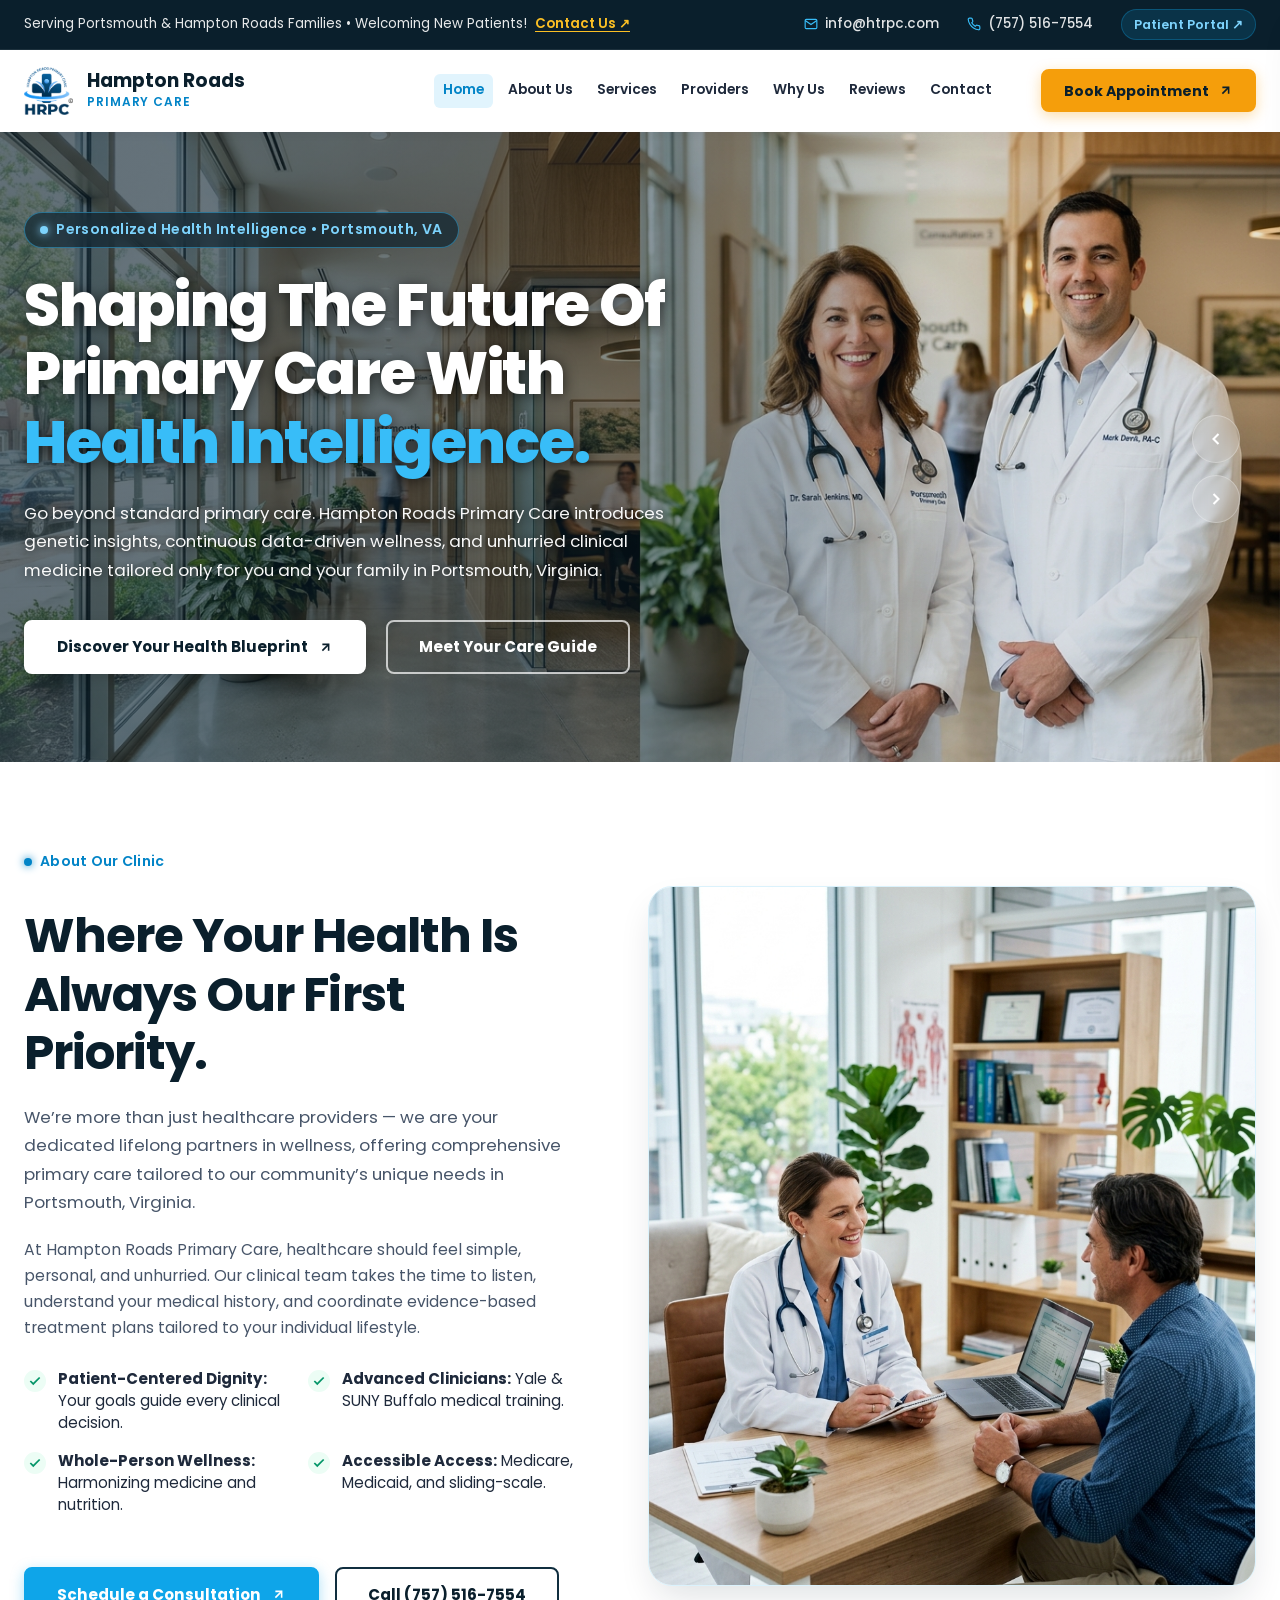
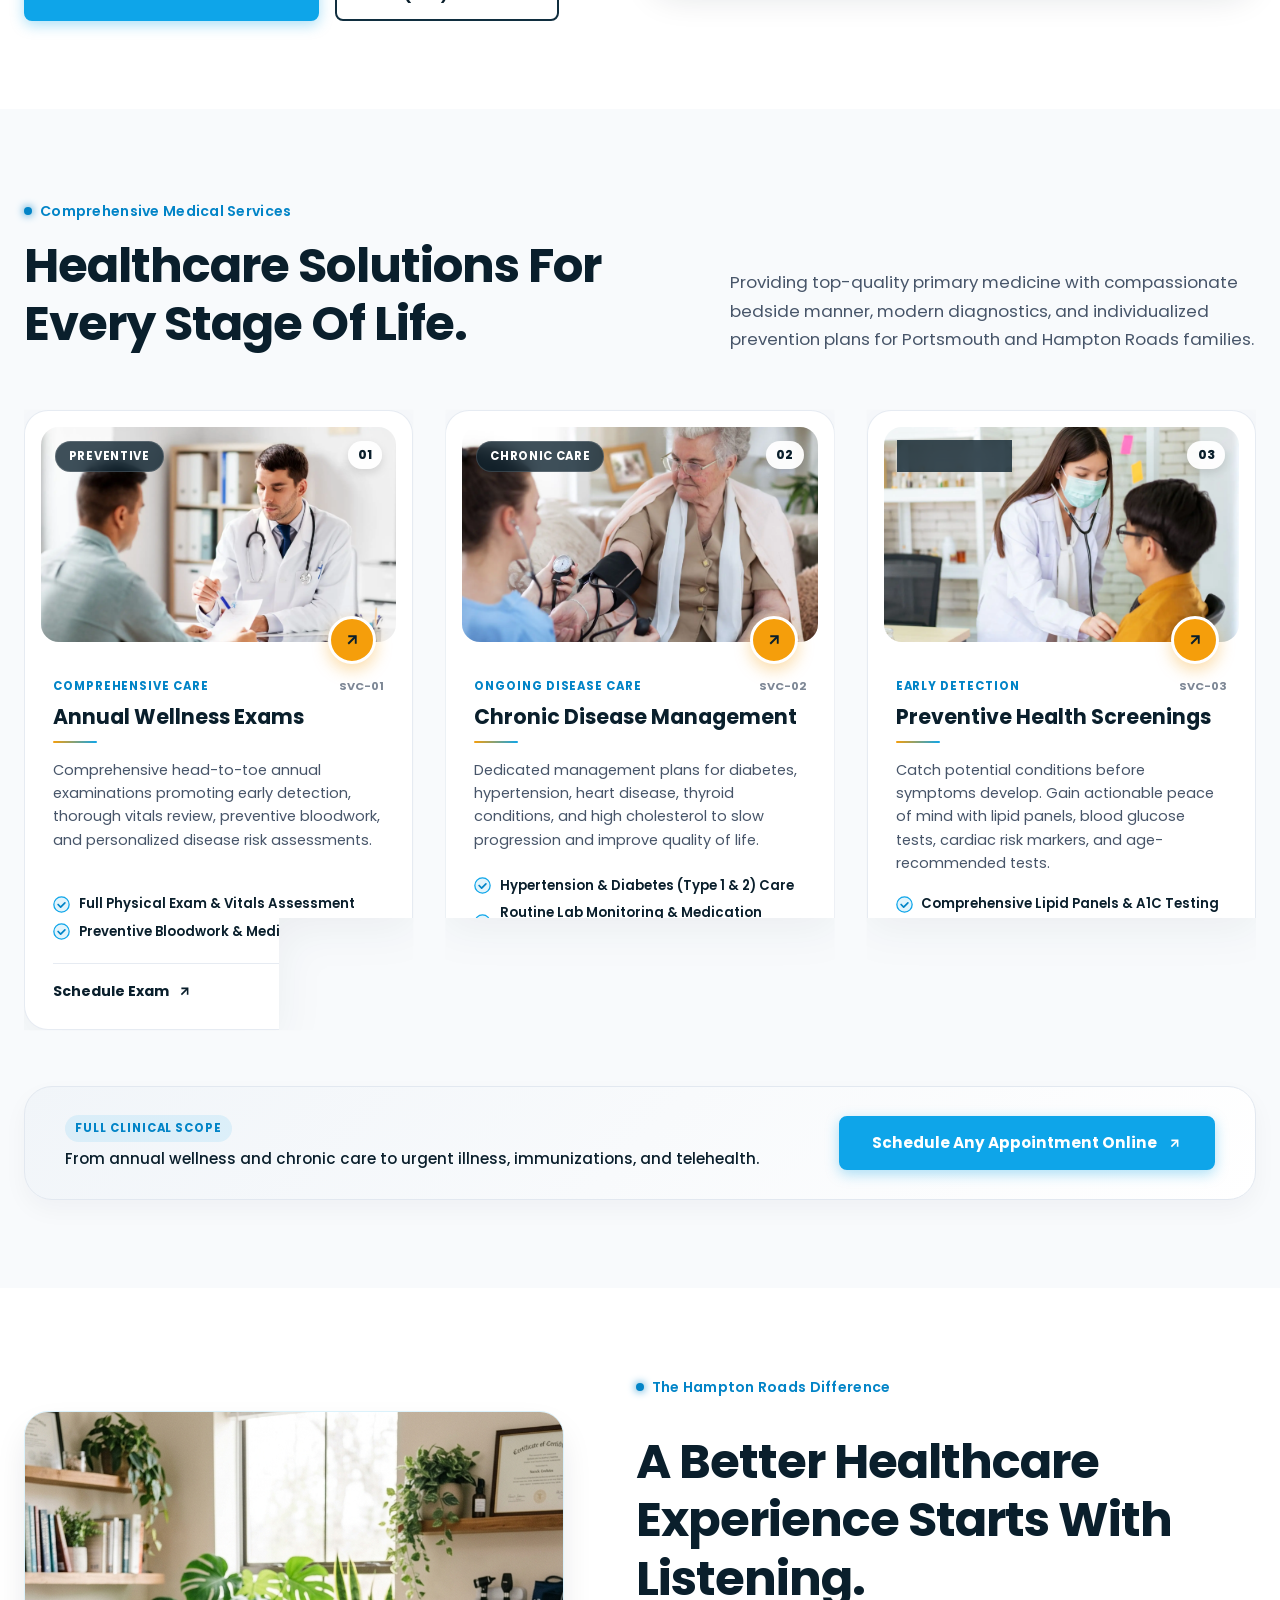
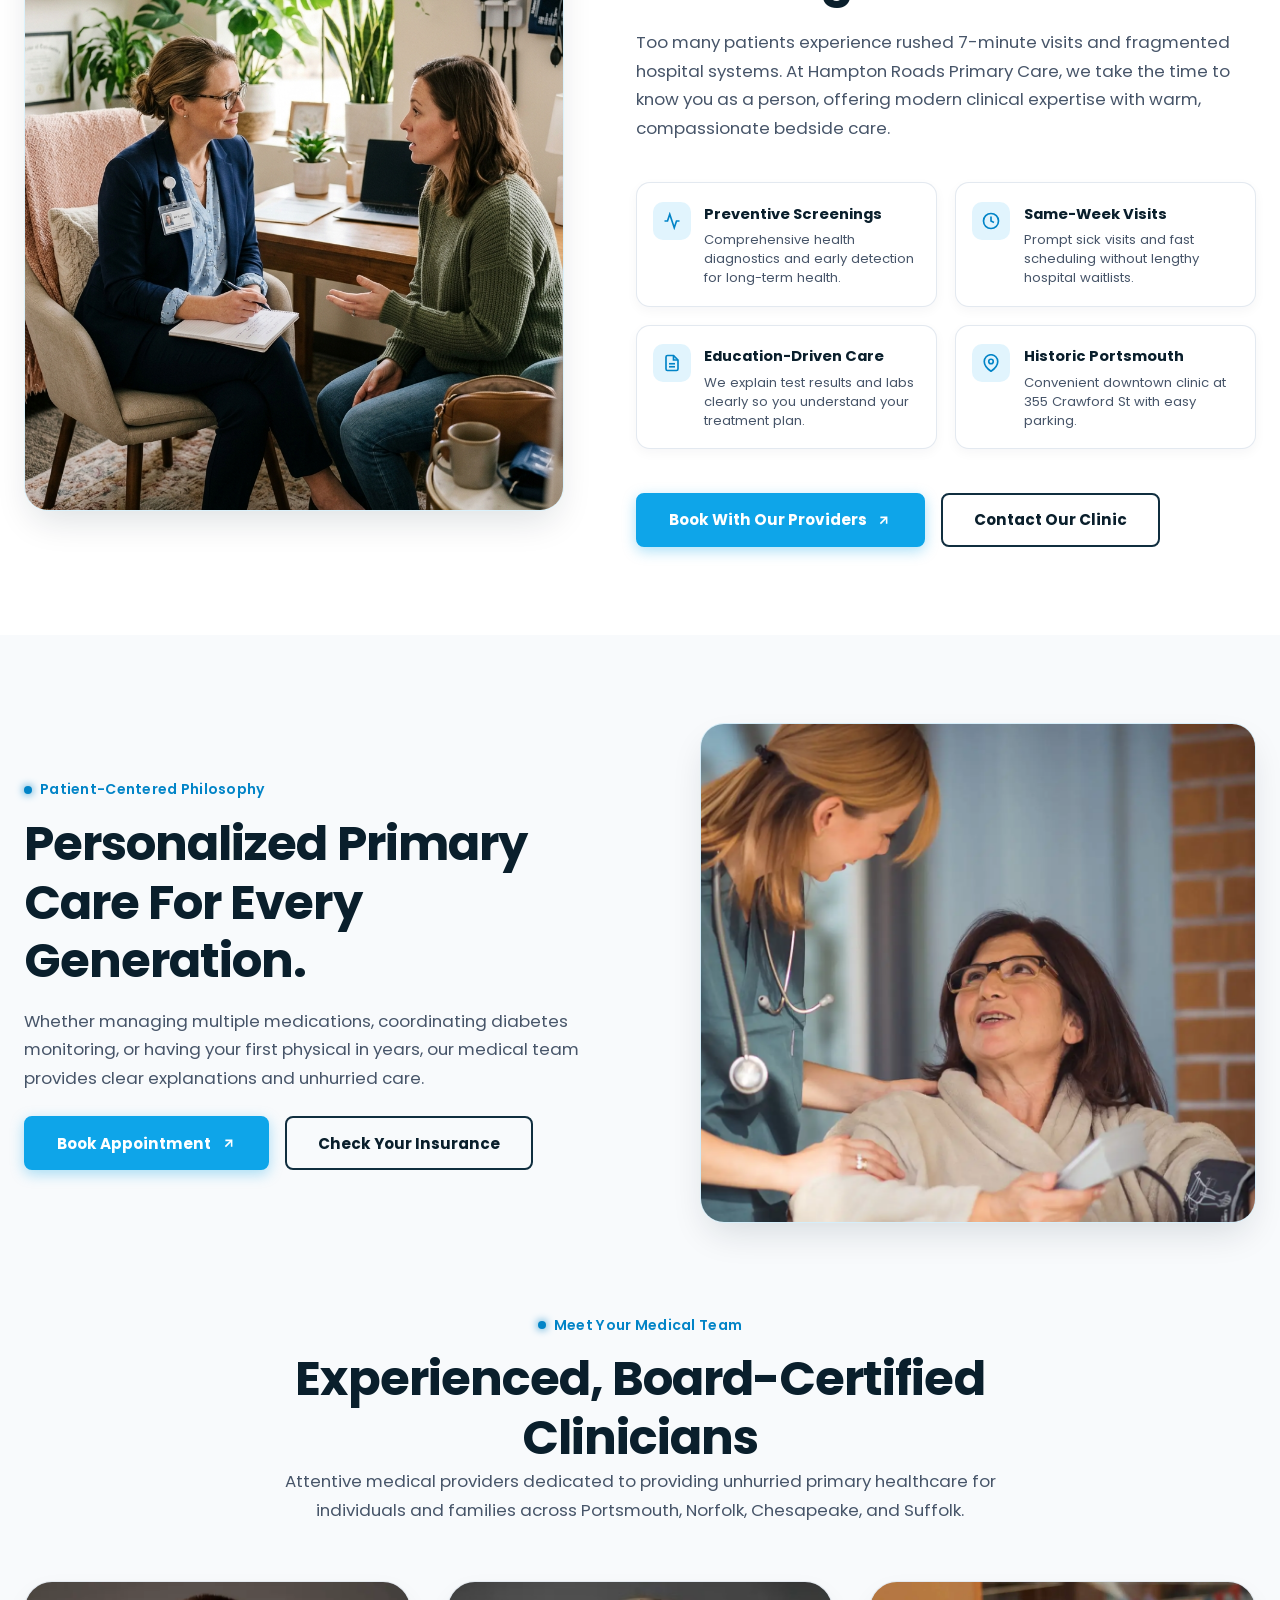
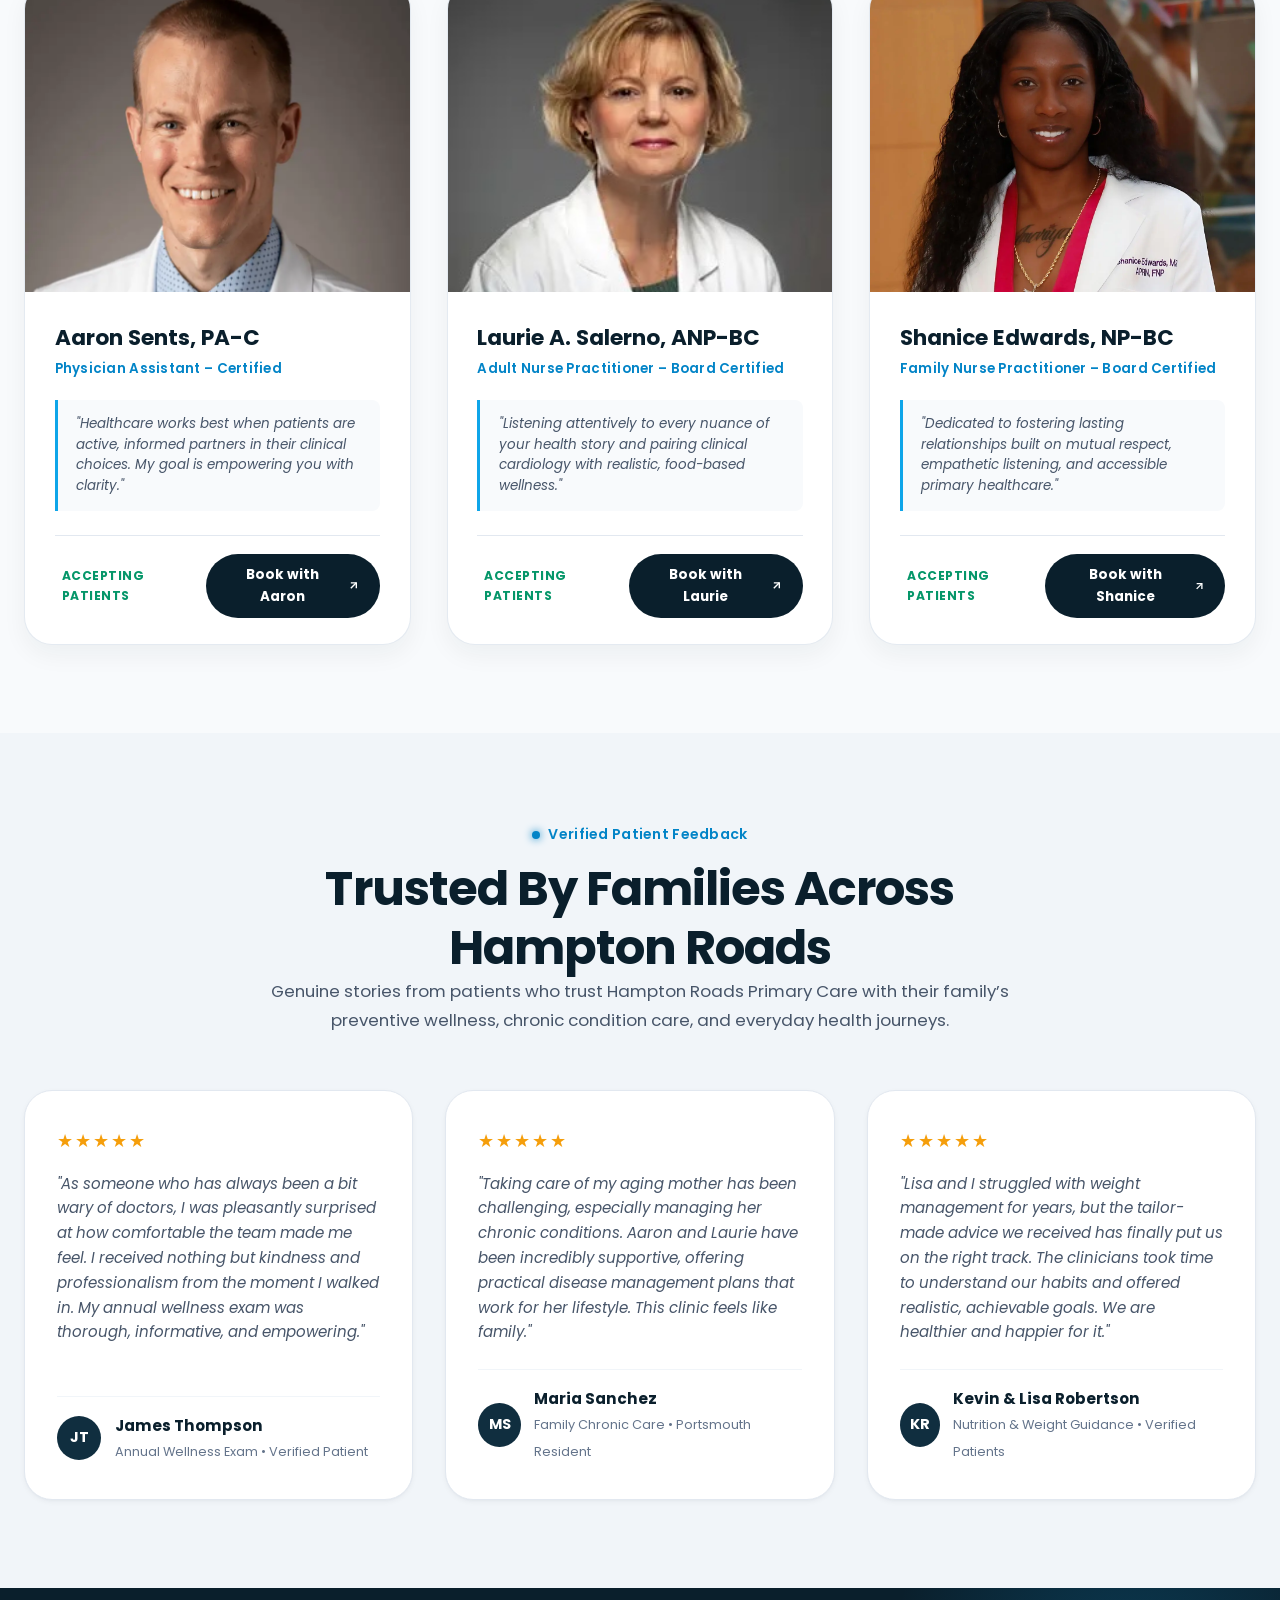
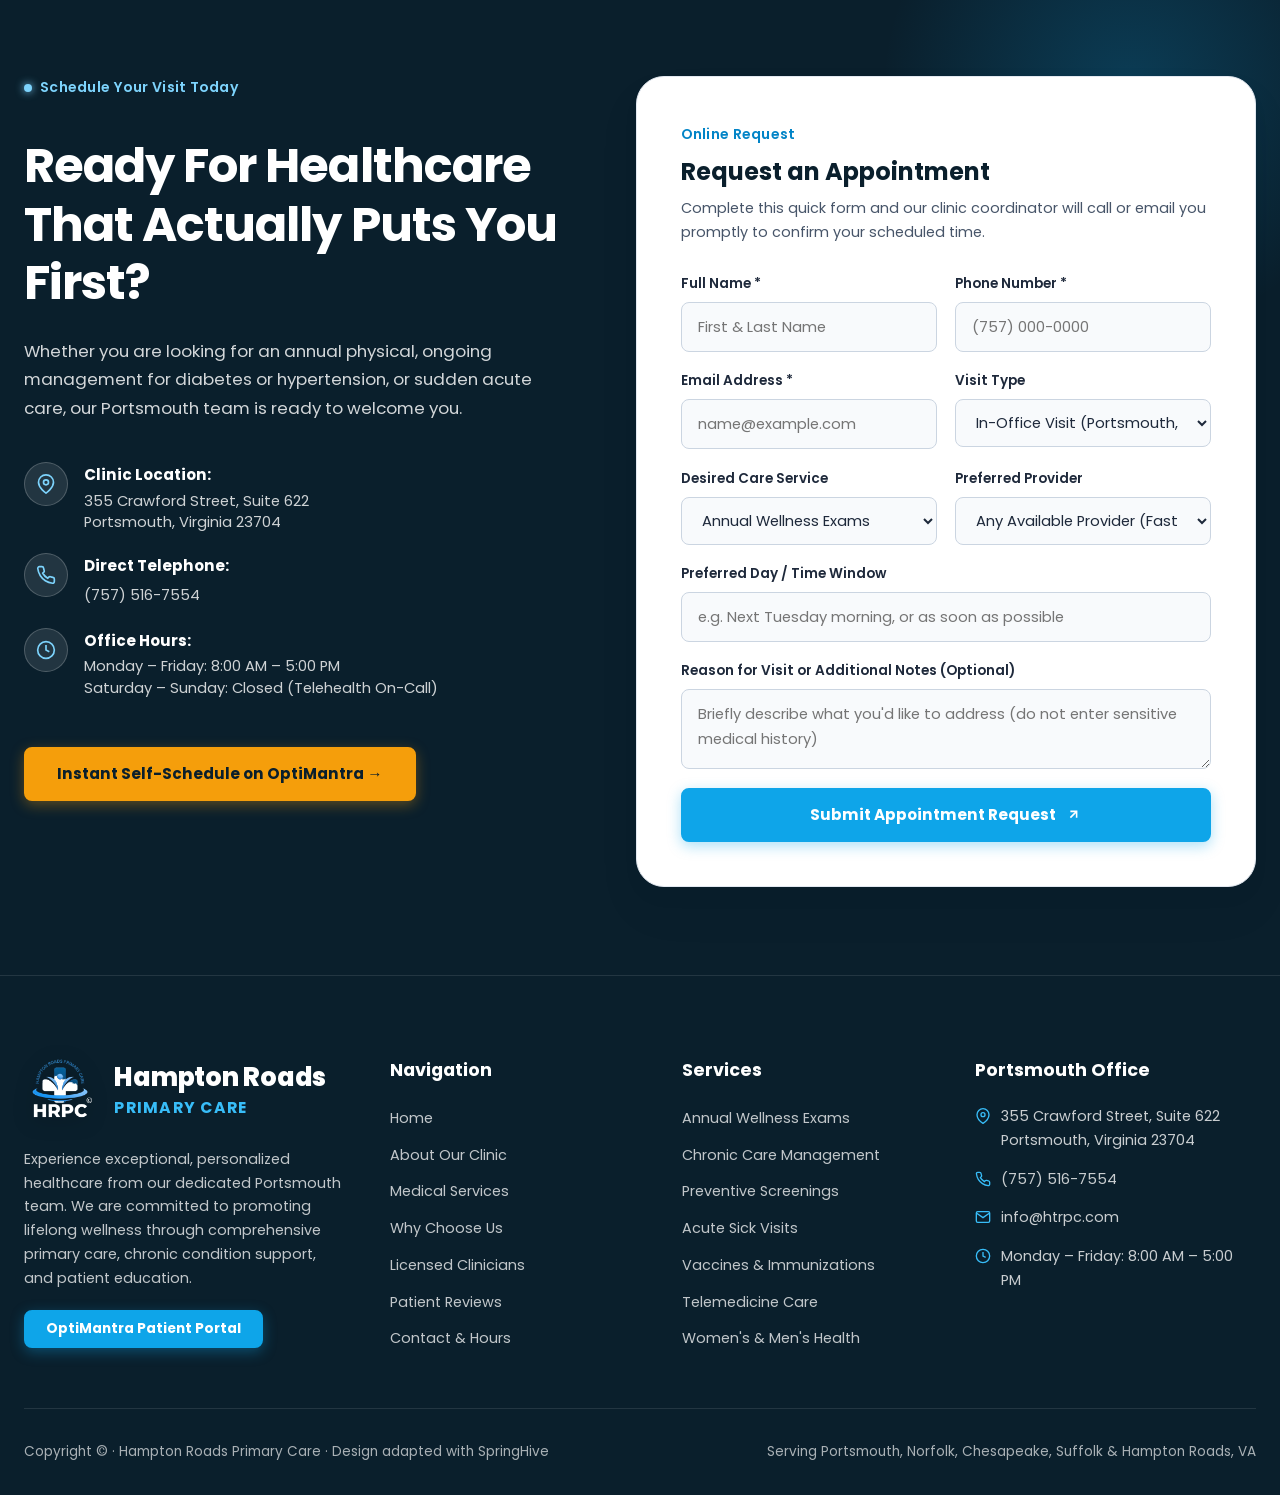
<file: index3.html>
<!DOCTYPE html>
<html lang="en">
<head>
  <meta charset="UTF-8">
  <meta name="viewport" content="width=device-width, initial-scale=1.0">
  
  <!-- Primary SEO Meta Tags -->
  <title>Hampton Roads Primary Care | Compassionate Family &amp; Primary Healthcare in Portsmouth, VA</title>
  <meta name="title" content="Hampton Roads Primary Care | Compassionate Family &amp; Primary Healthcare in Portsmouth, VA">
  <meta name="description" content="Modern, patient-centered primary care in Portsmouth, VA. Board-certified clinicians Aaron Sents PA-C, Laurie Salerno ANP-BC, and Shanice Edwards NP-BC. Accepting Medicaid, Medicare, Tricare & most commercial insurance.">
  <meta name="keywords" content="Primary Care Portsmouth VA, Doctor Portsmouth VA, Aaron Sents PA-C, Laurie Salerno NP, Shanice Edwards NP, Hampton Roads Primary Care, Family Medicine, Medicare, Medicaid, Wellness Exams">
  <meta name="author" content="Hampton Roads Primary Care">
  <link rel="canonical" href="https://htrpc.com/">

  <!-- Open Graph / Social Meta -->
  <meta property="og:type" content="website">
  <meta property="og:url" content="https://htrpc.com/">
  <meta property="og:title" content="Hampton Roads Primary Care | Compassionate Family Medicine">
  <meta property="og:description" content="Next-generation compassionate primary healthcare in Portsmouth, VA. Accepting new patients with Medicare, Medicaid, Tricare, and commercial insurance.">
  <meta property="og:image" content="assets/images/hero-clinicians-right.jpg">

  <!-- Favicon -->
  <link rel="icon" type="image/webp" href="assets/images/logo-icon.webp">

  <!-- Google Fonts: Poppins & Manrope -->
  <link rel="preconnect" href="https://fonts.googleapis.com">
  <link rel="preconnect" href="https://fonts.gstatic.com" crossorigin>
  <link href="https://fonts.googleapis.com/css2?family=Manrope:wght@600;700;800&family=Poppins:ital,wght@0,300;0,400;0,500;0,600;0,700;0,800;1,400;1,600&display=swap" rel="stylesheet">

  <!-- Stylesheet -->
  <link rel="stylesheet" href="styles3.css?v=10">

  <!-- Structured Data (JSON-LD) -->
  <script type="application/ld+json">
  {
    "@context": "https://schema.org",
    "@type": "MedicalClinic",
    "name": "Hampton Roads Primary Care",
    "url": "https://htrpc.com/",
    "logo": "https://htrpc.com/wp-content/uploads/2024/03/finalLogo.webp",
    "image": "assets/images/team-hero.webp",
    "telephone": "+1-757-516-7554",
    "email": "info@htrpc.com",
    "address": {
      "@type": "PostalAddress",
      "streetAddress": "355 Crawford St Suite 622",
      "addressLocality": "Portsmouth",
      "addressRegion": "VA",
      "postalCode": "23704",
      "addressCountry": "US"
    },
    "openingHoursSpecification": [
      {
        "@type": "OpeningHoursSpecification",
        "dayOfWeek": ["Monday", "Tuesday", "Wednesday", "Thursday", "Friday"],
        "opens": "08:00",
        "closes": "17:00"
      }
    ],
    "medicalSpecialty": "PrimaryCare"
  }
  </script>
</head>
<body>

  <!-- ==========================================================================
       SECTION 1: TOP NOTIFICATION BAR & MAIN NAVIGATION HEADER (AGRIKO DESIGN)
       ========================================================================== -->
  <div class="top-bar">
    <div class="container topbar-container">
      <div class="top-bar-left">
        <span class="topbar-announcement">
          Serving Portsmouth &amp; Hampton Roads Families &bull; Welcoming New Patients!
          <a href="#contact" class="topbar-announce-link">Contact Us ↗</a>
        </span>
      </div>
      <div class="top-bar-right">
        <a href="mailto:info@htrpc.com" class="topbar-contact-item">
          <svg viewBox="0 0 24 24" fill="none" stroke="currentColor" stroke-width="2"><path d="M4 4h16c1.1 0 2 .9 2 2v12c0 1.1-.9 2-2 2H4c-1.1 0-2-.9-2-2V6c0-1.1.9-2 2-2z"></path><polyline points="22,6 12,13 2,6"></polyline></svg>
          <span>info@htrpc.com</span>
        </a>
        <a href="tel:+17575167554" class="topbar-contact-item">
          <svg viewBox="0 0 24 24" fill="none" stroke="currentColor" stroke-width="2"><path d="M22 16.92v3a2 2 0 0 1-2.18 2 19.79 19.79 0 0 1-8.63-3.07 19.5 19.5 0 0 1-6-6 19.79 19.79 0 0 1-3.07-8.67A2 2 0 0 1 4.11 2h3a2 2 0 0 1 2 1.72 12.84 12.84 0 0 0 .7 2.81 2 2 0 0 1-.45 2.11L8.09 9.91a16 16 0 0 0 6 6l1.27-1.27a2 2 0 0 1 2.11-.45 12.84 12.84 0 0 0 2.81.7A2 2 0 0 1 22 16.92z"></path></svg>
          <span>(757) 516-7554</span>
        </a>
        <a href="https://www.optimantra.com/optimus/patient/patientaccess/servicesall?pid=UlpEbWIxZStkWGpjZ2NWYVVuY1ppdz09&lid=MlQxVktvUUJPbnI1WXJ2Uk9ISmFtZz09" target="_blank" rel="noopener noreferrer" class="topbar-portal-btn">
          <span>Patient Portal ↗</span>
        </a>
      </div>
    </div>
  </div>

  <header class="site-header" id="siteHeader">
    <div class="nav-container">
      <!-- Brand Logo -->
      <a href="#home" class="brand-link" aria-label="Hampton Roads Primary Care Home">
        <img src="assets/images/logo.webp" alt="Hampton Roads Primary Care" class="brand-logo-img" width="180" height="52" onerror="this.onerror=null; this.src='https://htrpc.com/wp-content/uploads/2024/03/finalLogo.webp';">
        <div class="brand-text-block">
          <span class="brand-title">Hampton Roads</span>
          <span class="brand-sub">Primary Care</span>
        </div>
      </a>

      <!-- Desktop Navigation Links (Agriko Spaced Single-Line) -->
      <nav class="desktop-nav" aria-label="Primary Navigation">
        <a href="#home" class="nav-link active">Home</a>
        <a href="#about" class="nav-link">About Us</a>
        <a href="#services" class="nav-link">Services</a>
        <a href="#experience" class="nav-link">Providers</a>
        <a href="#why-us" class="nav-link">Why Us</a>
        <a href="#testimonials" class="nav-link">Reviews</a>
        <a href="#contact" class="nav-link">Contact</a>
      </nav>

      <!-- Header Action CTA Button -->
      <div class="header-actions">
        <button type="button" class="btn btn-amber header-cta-btn" data-open-modal="booking" id="navBookBtn">
          <span>Book Appointment</span>
          <svg width="15" height="15" viewBox="0 0 24 24" fill="none" stroke="currentColor" stroke-width="2.5"><line x1="7" y1="17" x2="17" y2="7"></line><polyline points="7 7 17 7 17 17"></polyline></svg>
        </button>
      </div>

      <!-- Mobile Hamburger Button -->
      <button class="mobile-menu-toggle menu-toggle hamburger" type="button" aria-label="Toggle navigation menu" aria-expanded="false" id="mobileMenuBtn">
        <span></span>
        <span></span>
        <span></span>
      </button>
    </div>
  </header>

  <!-- Mobile Drawer Menu -->
  <div class="mobile-drawer-backdrop" id="drawerBackdrop"></div>
  <div class="mobile-drawer" id="mobileDrawer" role="dialog" aria-modal="true" aria-label="Mobile Navigation Drawer">
    <div class="drawer-header">
      <div class="brand-link">
        <img src="assets/images/logo.webp" alt="Hampton Roads Primary Care Logo" class="brand-logo-img" width="42" height="42" onerror="this.onerror=null; this.src='https://htrpc.com/wp-content/uploads/2024/03/finalLogo.webp';">
        <div class="brand-text-block">
          <span class="brand-title">Hampton Roads</span>
          <span class="brand-sub">Primary Care</span>
        </div>
      </div>
      <button class="drawer-close-btn" type="button" aria-label="Close menu" id="drawerCloseBtn">
        <svg width="20" height="20" viewBox="0 0 24 24" fill="none" stroke="currentColor" stroke-width="2.5"><line x1="18" y1="6" x2="6" y2="18"></line><line x1="6" y1="6" x2="18" y2="18"></line></svg>
      </button>
    </div>

    <ul class="mobile-nav-list">
      <li><a href="#home">Home <svg width="16" height="16" viewBox="0 0 24 24" fill="none" stroke="currentColor" stroke-width="2"><polyline points="9 18 15 12 9 6"></polyline></svg></a></li>
      <li><a href="#about">About Our Clinic <svg width="16" height="16" viewBox="0 0 24 24" fill="none" stroke="currentColor" stroke-width="2"><polyline points="9 18 15 12 9 6"></polyline></svg></a></li>
      <li><a href="#services">Healthcare Services <svg width="16" height="16" viewBox="0 0 24 24" fill="none" stroke="currentColor" stroke-width="2"><polyline points="9 18 15 12 9 6"></polyline></svg></a></li>
      <li><a href="#why-us">Why Choose Us <svg width="16" height="16" viewBox="0 0 24 24" fill="none" stroke="currentColor" stroke-width="2"><polyline points="9 18 15 12 9 6"></polyline></svg></a></li>
      <li><a href="#experience">Clinical Providers <svg width="16" height="16" viewBox="0 0 24 24" fill="none" stroke="currentColor" stroke-width="2"><polyline points="9 18 15 12 9 6"></polyline></svg></a></li>
      <li><a href="#testimonials">Patient Reviews <svg width="16" height="16" viewBox="0 0 24 24" fill="none" stroke="currentColor" stroke-width="2"><polyline points="9 18 15 12 9 6"></polyline></svg></a></li>
      <li><a href="#contact">Contact &amp; Location <svg width="16" height="16" viewBox="0 0 24 24" fill="none" stroke="currentColor" stroke-width="2"><polyline points="9 18 15 12 9 6"></polyline></svg></a></li>
      <li><a href="https://www.optimantra.com/optimus/patient/patientaccess/servicesall?pid=UlpEbWIxZStkWGpjZ2NWYVVuY1ppdz09&lid=MlQxVktvUUJPbnI1WXJ2Uk9ISmFtZz09" target="_blank" rel="noopener noreferrer">OptiMantra Patient Portal <svg width="16" height="16" viewBox="0 0 24 24" fill="none" stroke="currentColor" stroke-width="2"><path d="M18 13v6a2 2 0 0 1-2 2H5a2 2 0 0 1-2-2V8a2 2 0 0 1 2-2h6"></path><polyline points="15 3 21 3 21 9"></polyline><line x1="10" y1="14" x2="21" y2="3"></line></svg></a></li>
    </ul>

    <div class="drawer-contact-box">
      <button type="button" class="btn btn-amber" data-open-modal="booking" style="width: 100%;">
        <span>Book Appointment Online</span>
        <svg width="15" height="15" viewBox="0 0 24 24" fill="none" stroke="currentColor" stroke-width="2.5"><line x1="7" y1="17" x2="17" y2="7"></line><polyline points="7 7 17 7 17 17"></polyline></svg>
      </button>
      <a href="tel:+17575167554" class="btn btn-outline-dark" style="width: 100%;">
        <svg width="16" height="16" viewBox="0 0 24 24" fill="none" stroke="currentColor" stroke-width="2"><path d="M22 16.92v3a2 2 0 0 1-2.18 2 19.79 19.79 0 0 1-8.63-3.07 19.5 19.5 0 0 1-6-6 19.79 19.79 0 0 1-3.07-8.67A2 2 0 0 1 4.11 2h3a2 2 0 0 1 2 1.72 12.84 12.84 0 0 0 .7 2.81 2 2 0 0 1-.45 2.11L8.09 9.91a16 16 0 0 0 6 6l1.27-1.27a2 2 0 0 1 2.11-.45 12.84 12.84 0 0 0 2.81.7A2 2 0 0 1 22 16.92z"></path></svg>
        <span>Call (757) 516-7554</span>
      </a>
      <p style="font-size: 0.8rem; color: var(--text-light); text-align: center; margin-top: 0.5rem;">
        355 Crawford St. Suite 622, Portsmouth, VA
      </p>
    </div>
  </div>

  <main>
    <!-- ==========================================================================
         SECTION 2: AGRIKO-INSPIRED HERO SECTION
         ========================================================================== -->
    <section class="hero-agriko-section" id="home">
      <!-- Background Medical Visual Showcase with Soft Gradient Overlay -->
      <div class="hero-bg-layer" id="heroBgLayer">
        <img src="assets/images/hero-clinicians-right.jpg" alt="Board-Certified Clinicians and Medical Staff at Hampton Roads Primary Care" class="hero-bg-img active" id="heroSlide0">
        <img src="assets/images/hero-staff-right.jpg" alt="Compassionate Nursing and Clinical Staff at Hampton Roads Primary Care" class="hero-bg-img" id="heroSlide1">
        <img src="assets/images/hero-consultation-right.jpg" alt="Patient Consultation and Primary Healthcare in Portsmouth VA" class="hero-bg-img" id="heroSlide2">
        <div class="hero-gradient-overlay"></div>
      </div>

      <!-- Slider Arrows (Agriko Motif) -->
      <div class="hero-slider-arrows" aria-hidden="true">
        <button type="button" class="hero-arrow-btn" id="heroPrevBtn" aria-label="Previous Slide">
          <svg width="20" height="20" viewBox="0 0 24 24" fill="none" stroke="currentColor" stroke-width="2.5"><polyline points="15 18 9 12 15 6"></polyline></svg>
        </button>
        <button type="button" class="hero-arrow-btn" id="heroNextBtn" aria-label="Next Slide">
          <svg width="20" height="20" viewBox="0 0 24 24" fill="none" stroke="currentColor" stroke-width="2.5"><polyline points="9 18 15 12 9 6"></polyline></svg>
        </button>
      </div>

      <div class="container">
        <div class="hero-content-wrapper">
          <div class="hero-eyebrow-chip">
            <span class="badge-dot"></span>
            Personalized Health Intelligence &bull; Portsmouth, VA
          </div>

          <h1 class="hero-main-title">
            Shaping The Future Of Primary Care With <span class="text-highlight">Health Intelligence.</span>
          </h1>

          <p class="hero-main-desc">
            Go beyond standard primary care. Hampton Roads Primary Care introduces genetic insights, continuous data-driven wellness, and unhurried clinical medicine tailored only for you and your family in Portsmouth, Virginia.
          </p>

          <div class="hero-btn-row">
            <button type="button" class="btn btn-white" data-open-modal="booking">
              <span>Discover Your Health Blueprint</span>
              <svg width="15" height="15" viewBox="0 0 24 24" fill="none" stroke="currentColor" stroke-width="2.5"><line x1="7" y1="17" x2="17" y2="7"></line><polyline points="7 7 17 7 17 17"></polyline></svg>
            </button>
            <a href="#experience" class="btn btn-outline-white">
              <span>Meet Your Care Guide</span>
            </a>
          </div>
        </div>
      </div>
    </section>

    <!-- ==========================================================================
         SECTION 2: ABOUT US (AGRIKO SPLIT LAYOUT + OVERLAPPING 3-BOX BAR)
         ========================================================================== -->
    <section class="section-wrapper bg-white" id="about">
      <div class="container">
        <div class="about-agriko-grid">
          <!-- Left: Narrative & Clinical Values -->
          <div class="about-text-col">
            <span class="agriko-badge">
              <span class="badge-dot"></span>
              About Our Clinic
            </span>
            <h2 class="agriko-title">Where Your Health Is Always Our First Priority.</h2>
            <p class="agriko-desc">
              We’re more than just healthcare providers — we are your dedicated lifelong partners in wellness, offering comprehensive primary care tailored to our community’s unique needs in Portsmouth, Virginia.
            </p>
            <p style="color: var(--text-muted); font-size: 0.98rem; line-height: 1.65;">
              At Hampton Roads Primary Care, healthcare should feel simple, personal, and unhurried. Our clinical team takes the time to listen, understand your medical history, and coordinate evidence-based treatment plans tailored to your individual lifestyle.
            </p>

            <!-- Verified Core Values Grid -->
            <div class="values-checklist">
              <div class="checklist-item">
                <div class="checklist-icon">
                  <svg viewBox="0 0 24 24" fill="none" stroke="currentColor" stroke-width="3"><polyline points="20 6 9 17 4 12"></polyline></svg>
                </div>
                <div>
                  <strong>Patient-Centered Dignity:</strong>
                  <span>Your goals guide every clinical decision.</span>
                </div>
              </div>

              <div class="checklist-item">
                <div class="checklist-icon">
                  <svg viewBox="0 0 24 24" fill="none" stroke="currentColor" stroke-width="3"><polyline points="20 6 9 17 4 12"></polyline></svg>
                </div>
                <div>
                  <strong>Advanced Clinicians:</strong>
                  <span>Yale &amp; SUNY Buffalo medical training.</span>
                </div>
              </div>

              <div class="checklist-item">
                <div class="checklist-icon">
                  <svg viewBox="0 0 24 24" fill="none" stroke="currentColor" stroke-width="3"><polyline points="20 6 9 17 4 12"></polyline></svg>
                </div>
                <div>
                  <strong>Whole-Person Wellness:</strong>
                  <span>Harmonizing medicine and nutrition.</span>
                </div>
              </div>

              <div class="checklist-item">
                <div class="checklist-icon">
                  <svg viewBox="0 0 24 24" fill="none" stroke="currentColor" stroke-width="3"><polyline points="20 6 9 17 4 12"></polyline></svg>
                </div>
                <div>
                  <strong>Accessible Access:</strong>
                  <span>Medicare, Medicaid, and sliding-scale.</span>
                </div>
              </div>
            </div>

            <div style="display: flex; gap: 1rem; align-items: center; flex-wrap: wrap; margin-top: 1rem;">
              <button type="button" class="btn btn-primary" data-open-modal="booking">
                <span>Schedule a Consultation</span>
                <svg width="15" height="15" viewBox="0 0 24 24" fill="none" stroke="currentColor" stroke-width="2.5"><line x1="7" y1="17" x2="17" y2="7"></line><polyline points="7 7 17 7 17 17"></polyline></svg>
              </button>
              <a href="tel:+17575167554" class="btn btn-outline-dark">
                <span>Call (757) 516-7554</span>
              </a>
            </div>
          </div>

          <!-- Right: Clean Medical Sanctuary Image Frame (700px height) -->
          <div class="about-media-col">
            <div class="about-asymmetric-frame">
              <img src="assets/images/about-clinic-care-v2.jpg" alt="Doctor patient consultation at Hampton Roads Primary Care in Portsmouth VA" loading="lazy">
            </div>
          </div>
        </div>
      </div>
    </section>

    <!-- ==========================================================================
         SECTION 4: HEALTHCARE SERVICES (AGRIKO CARD GRID WITH CIRCLE ARROW BUTTONS)
         ========================================================================== -->
    <section class="section-wrapper services-section" id="services">
      <div class="container">
        <!-- Agriko Split Section Header -->
        <div class="section-header-split">
          <div>
            <span class="agriko-badge">
              <span class="badge-dot"></span>
              Comprehensive Medical Services
            </span>
            <h2 class="agriko-title">Healthcare Solutions For Every Stage Of Life.</h2>
          </div>
          <div>
            <p class="agriko-desc">
              Providing top-quality primary medicine with compassionate bedside manner, modern diagnostics, and individualized prevention plans for Portsmouth and Hampton Roads families.
            </p>
          </div>
        </div>

        <!-- Service Cards Grid (3 Featured Healthcare Pillars) -->
        <div class="services-agriko-grid">
          
          <!-- Service 1: Annual Wellness Exams -->
          <article class="service-agriko-card" data-category="preventive">
            <div class="service-media-frame-wrap">
              <div class="service-media-frame">
                <img src="assets/images/service-wellness.webp" alt="Annual Wellness Exams at Hampton Roads Primary Care" loading="lazy">
                <span class="service-badge-pill">Preventive</span>
                <span class="service-index-pill">01</span>
              </div>
              <button type="button" class="service-action-jewel" data-open-modal="booking" data-service="Annual Wellness Exams" aria-label="Book Annual Wellness Exam">
                <svg viewBox="0 0 24 24" fill="none" stroke="currentColor" stroke-width="2.5"><line x1="7" y1="17" x2="17" y2="7"></line><polyline points="7 7 17 7 17 17"></polyline></svg>
              </button>
            </div>
            <div class="service-card-body">
              <div class="service-scope-row">
                <span class="service-scope-label">Comprehensive Care</span>
                <span class="service-scope-code">SVC-01</span>
              </div>
              <h3 class="service-card-title">Annual Wellness Exams</h3>
              <div class="service-card-divider"></div>
              <p class="service-card-desc">
                Comprehensive head-to-toe annual examinations promoting early detection, thorough vitals review, preventive bloodwork, and personalized disease risk assessments.
              </p>
              <ul class="service-check-list">
                <li class="service-check-item">
                  <svg class="service-check-icon" viewBox="0 0 20 20" fill="none">
                    <circle cx="10" cy="10" r="9" fill="rgba(14, 165, 233, 0.12)" stroke="#0ea5e9" stroke-width="1.5"/>
                    <path d="M6 10l3 3 5-5" stroke="#0284c7" stroke-width="2" stroke-linecap="round" stroke-linejoin="round"/>
                  </svg>
                  <span>Full Physical Exam &amp; Vitals Assessment</span>
                </li>
                <li class="service-check-item">
                  <svg class="service-check-icon" viewBox="0 0 20 20" fill="none">
                    <circle cx="10" cy="10" r="9" fill="rgba(14, 165, 233, 0.12)" stroke="#0ea5e9" stroke-width="1.5"/>
                    <path d="M6 10l3 3 5-5" stroke="#0284c7" stroke-width="2" stroke-linecap="round" stroke-linejoin="round"/>
                  </svg>
                  <span>Preventive Bloodwork &amp; Medication Review</span>
                </li>
              </ul>
              <div class="service-card-footer">
                <button type="button" class="service-card-link-btn" data-open-modal="booking" data-service="Annual Wellness Exams">
                  <span>Schedule Exam</span>
                  <svg width="15" height="15" viewBox="0 0 24 24" fill="none" stroke="currentColor" stroke-width="2.5"><line x1="7" y1="17" x2="17" y2="7"></line><polyline points="7 7 17 7 17 17"></polyline></svg>
                </button>
              </div>
              <svg class="service-chamfer-watermark" viewBox="0 0 24 24" stroke-width="1.8">
                <path d="M4.5 3v5a5.5 5.5 0 0 0 11 0V3"></path>
                <path d="M10 13.5v2.5a5 5 0 0 0 10 0V13"></path>
                <circle cx="20" cy="11" r="2"></circle>
              </svg>
            </div>
          </article>

          <!-- Service 2: Chronic Disease Management -->
          <article class="service-agriko-card" data-category="chronic">
            <div class="service-media-frame-wrap">
              <div class="service-media-frame">
                <img src="assets/images/service-chronic.webp" alt="Chronic Disease Management" loading="lazy">
                <span class="service-badge-pill">Chronic Care</span>
                <span class="service-index-pill">02</span>
              </div>
              <button type="button" class="service-action-jewel" data-open-modal="booking" data-service="Chronic Disease Management" aria-label="Book Chronic Care Consultation">
                <svg viewBox="0 0 24 24" fill="none" stroke="currentColor" stroke-width="2.5"><line x1="7" y1="17" x2="17" y2="7"></line><polyline points="7 7 17 7 17 17"></polyline></svg>
              </button>
            </div>
            <div class="service-card-body">
              <div class="service-scope-row">
                <span class="service-scope-label">Ongoing Disease Care</span>
                <span class="service-scope-code">SVC-02</span>
              </div>
              <h3 class="service-card-title">Chronic Disease Management</h3>
              <div class="service-card-divider"></div>
              <p class="service-card-desc">
                Dedicated management plans for diabetes, hypertension, heart disease, thyroid conditions, and high cholesterol to slow progression and improve quality of life.
              </p>
              <ul class="service-check-list">
                <li class="service-check-item">
                  <svg class="service-check-icon" viewBox="0 0 20 20" fill="none">
                    <circle cx="10" cy="10" r="9" fill="rgba(14, 165, 233, 0.12)" stroke="#0ea5e9" stroke-width="1.5"/>
                    <path d="M6 10l3 3 5-5" stroke="#0284c7" stroke-width="2" stroke-linecap="round" stroke-linejoin="round"/>
                  </svg>
                  <span>Hypertension &amp; Diabetes (Type 1 &amp; 2) Care</span>
                </li>
                <li class="service-check-item">
                  <svg class="service-check-icon" viewBox="0 0 20 20" fill="none">
                    <circle cx="10" cy="10" r="9" fill="rgba(14, 165, 233, 0.12)" stroke="#0ea5e9" stroke-width="1.5"/>
                    <path d="M6 10l3 3 5-5" stroke="#0284c7" stroke-width="2" stroke-linecap="round" stroke-linejoin="round"/>
                  </svg>
                  <span>Routine Lab Monitoring &amp; Medication Titration</span>
                </li>
              </ul>
              <div class="service-card-footer">
                <button type="button" class="service-card-link-btn" data-open-modal="booking" data-service="Chronic Disease Management">
                  <span>Manage Conditions</span>
                  <svg width="15" height="15" viewBox="0 0 24 24" fill="none" stroke="currentColor" stroke-width="2.5"><line x1="7" y1="17" x2="17" y2="7"></line><polyline points="7 7 17 7 17 17"></polyline></svg>
                </button>
              </div>
              <svg class="service-chamfer-watermark" viewBox="0 0 24 24" stroke-width="1.8">
                <path d="M22 12h-4l-3 9L9 3l-3 9H2"></path>
              </svg>
            </div>
          </article>

          <!-- Service 3: Preventive Health Screenings -->
          <article class="service-agriko-card" data-category="preventive">
            <div class="service-media-frame-wrap">
              <div class="service-media-frame">
                <img src="assets/images/service-screenings.webp" alt="Preventive Health Screenings" loading="lazy">
                <span class="service-badge-pill">Screenings</span>
                <span class="service-index-pill">03</span>
              </div>
              <button type="button" class="service-action-jewel" data-open-modal="booking" data-service="Preventive Health Screenings" aria-label="Book Screening">
                <svg viewBox="0 0 24 24" fill="none" stroke="currentColor" stroke-width="2.5"><line x1="7" y1="17" x2="17" y2="7"></line><polyline points="7 7 17 7 17 17"></polyline></svg>
              </button>
            </div>
            <div class="service-card-body">
              <div class="service-scope-row">
                <span class="service-scope-label">Early Detection</span>
                <span class="service-scope-code">SVC-03</span>
              </div>
              <h3 class="service-card-title">Preventive Health Screenings</h3>
              <div class="service-card-divider"></div>
              <p class="service-card-desc">
                Catch potential conditions before symptoms develop. Gain actionable peace of mind with lipid panels, blood glucose tests, cardiac risk markers, and age-recommended tests.
              </p>
              <ul class="service-check-list">
                <li class="service-check-item">
                  <svg class="service-check-icon" viewBox="0 0 20 20" fill="none">
                    <circle cx="10" cy="10" r="9" fill="rgba(14, 165, 233, 0.12)" stroke="#0ea5e9" stroke-width="1.5"/>
                    <path d="M6 10l3 3 5-5" stroke="#0284c7" stroke-width="2" stroke-linecap="round" stroke-linejoin="round"/>
                  </svg>
                  <span>Comprehensive Lipid Panels &amp; A1C Testing</span>
                </li>
                <li class="service-check-item">
                  <svg class="service-check-icon" viewBox="0 0 20 20" fill="none">
                    <circle cx="10" cy="10" r="9" fill="rgba(14, 165, 233, 0.12)" stroke="#0ea5e9" stroke-width="1.5"/>
                    <path d="M6 10l3 3 5-5" stroke="#0284c7" stroke-width="2" stroke-linecap="round" stroke-linejoin="round"/>
                  </svg>
                  <span>Cardiac Biomarkers &amp; Age Risk Screening</span>
                </li>
              </ul>
              <div class="service-card-footer">
                <button type="button" class="service-card-link-btn" data-open-modal="booking" data-service="Preventive Health Screenings">
                  <span>Book Screening</span>
                  <svg width="15" height="15" viewBox="0 0 24 24" fill="none" stroke="currentColor" stroke-width="2.5"><line x1="7" y1="17" x2="17" y2="7"></line><polyline points="7 7 17 7 17 17"></polyline></svg>
                </button>
              </div>
              <svg class="service-chamfer-watermark" viewBox="0 0 24 24" stroke-width="1.8">
                <circle cx="12" cy="12" r="10"></circle>
                <polyline points="12 6 12 12 16 14"></polyline>
              </svg>
            </div>
          </article>

        </div>

        <!-- Agriko Bottom CTA Row -->
        <div class="services-footer-banner">
          <div class="services-footer-content">
            <span class="services-footer-pill">Full Clinical Scope</span>
            <p>From annual wellness and chronic care to urgent illness, immunizations, and telehealth.</p>
          </div>
          <button type="button" class="btn btn-primary" data-open-modal="booking">
            <span>Schedule Any Appointment Online</span>
            <svg width="15" height="15" viewBox="0 0 24 24" fill="none" stroke="currentColor" stroke-width="2.5"><line x1="7" y1="17" x2="17" y2="7"></line><polyline points="7 7 17 7 17 17"></polyline></svg>
          </button>
        </div>
      </div>
    </section>

    <!-- ==========================================================================
         SECTION 5: WHY CHOOSE US (AGRIKO SPLIT LAYOUT + RATING CARD + PROGRESS BARS)
         ========================================================================== -->
    <section class="section-wrapper why-us-section" id="why-us">
      <div class="container">
        <div class="why-us-agriko-grid">
          <!-- Left: Clean Shaped Media Frame (700px height) -->
          <div class="why-media-wrapper">
            <div class="why-shaped-frame">
              <img src="assets/images/about-consultation-right.jpg" alt="Compassionate patient consultation in Portsmouth clinic" loading="lazy">
            </div>
          </div>

          <!-- Right: Text & Animated Capability Progress Bars -->
          <div class="why-text-col">
            <span class="agriko-badge">
              <span class="badge-dot"></span>
              The Hampton Roads Difference
            </span>
            <h2 class="agriko-title">A Better Healthcare Experience Starts With Listening.</h2>
            <p class="agriko-desc">
              Too many patients experience rushed 7-minute visits and fragmented hospital systems. At Hampton Roads Primary Care, we take the time to know you as a person, offering modern clinical expertise with warm, compassionate bedside care.
            </p>

            <!-- 4 Quick Benefit Pillars (2x2 Grid) -->
            <div class="why-pillars-grid">
              <div class="why-pillar-card">
                <div class="why-pillar-icon">
                  <svg viewBox="0 0 24 24" fill="none" stroke="currentColor" stroke-width="2.2"><path d="M22 12h-4l-3 9L9 3l-3 9H2"></path></svg>
                </div>
                <div class="why-pillar-text">
                  <strong>Preventive Screenings</strong>
                  <p>Comprehensive health diagnostics and early detection for long-term health.</p>
                </div>
              </div>

              <div class="why-pillar-card">
                <div class="why-pillar-icon">
                  <svg viewBox="0 0 24 24" fill="none" stroke="currentColor" stroke-width="2.2"><circle cx="12" cy="12" r="10"></circle><polyline points="12 6 12 12 16 14"></polyline></svg>
                </div>
                <div class="why-pillar-text">
                  <strong>Same-Week Visits</strong>
                  <p>Prompt sick visits and fast scheduling without lengthy hospital waitlists.</p>
                </div>
              </div>

              <div class="why-pillar-card">
                <div class="why-pillar-icon">
                  <svg viewBox="0 0 24 24" fill="none" stroke="currentColor" stroke-width="2.2"><path d="M14 2H6a2 2 0 0 0-2 2v16a2 2 0 0 0 2 2h12a2 2 0 0 0 2-2V8z"></path><polyline points="14 2 14 8 20 8"></polyline><line x1="16" y1="13" x2="8" y2="13"></line><line x1="16" y1="17" x2="8" y2="17"></line></svg>
                </div>
                <div class="why-pillar-text">
                  <strong>Education-Driven Care</strong>
                  <p>We explain test results and labs clearly so you understand your treatment plan.</p>
                </div>
              </div>

              <div class="why-pillar-card">
                <div class="why-pillar-icon">
                  <svg viewBox="0 0 24 24" fill="none" stroke="currentColor" stroke-width="2.2"><path d="M21 10c0 7-9 13-9 13s-9-6-9-13a9 9 0 0 1 18 0z"></path><circle cx="12" cy="10" r="3"></circle></svg>
                </div>
                <div class="why-pillar-text">
                  <strong>Historic Portsmouth</strong>
                  <p>Convenient downtown clinic at 355 Crawford St with easy parking.</p>
                </div>
              </div>
            </div>

            <div style="display: flex; gap: 1rem; align-items: center; flex-wrap: wrap; margin-top: 1.5rem;">
              <button type="button" class="btn btn-primary" data-open-modal="booking">
                <span>Book With Our Providers</span>
                <svg width="15" height="15" viewBox="0 0 24 24" fill="none" stroke="currentColor" stroke-width="2.5"><line x1="7" y1="17" x2="17" y2="7"></line><polyline points="7 7 17 7 17 17"></polyline></svg>
              </button>
              <a href="#contact" class="btn btn-outline-dark">
                <span>Contact Our Clinic</span>
              </a>
            </div>
          </div>
        </div>
      </div>
    </section>

    <!-- ==========================================================================
         SECTION 6: HEALTHCARE EXPERIENCE & CLINICAL TEAM
         ========================================================================== -->
    <section class="section-wrapper experience-section" id="experience">
      <div class="container">
        
        <!-- Alternating Banner (Agriko Style) -->
        <div class="alternating-banner-grid">
          <div>
            <span class="agriko-badge">
              <span class="badge-dot"></span>
              Patient-Centered Philosophy
            </span>
            <h2 class="agriko-title">Personalized Primary Care For Every Generation.</h2>
            <p class="agriko-desc" style="margin: 1rem 0 1.5rem;">
              Whether managing multiple medications, coordinating diabetes monitoring, or having your first physical in years, our medical team provides clear explanations and unhurried care.
            </p>
            <div style="display: flex; gap: 1rem; align-items: center; flex-wrap: wrap;">
              <button type="button" class="btn btn-primary" data-open-modal="booking">
                <span>Book Appointment</span>
                <svg width="15" height="15" viewBox="0 0 24 24" fill="none" stroke="currentColor" stroke-width="2.5"><line x1="7" y1="17" x2="17" y2="7"></line><polyline points="7 7 17 7 17 17"></polyline></svg>
              </button>
              <a href="#insurance" class="btn btn-outline-dark">
                <span>Check Your Insurance</span>
              </a>
            </div>
          </div>

          <div class="alternating-frame">
            <img src="assets/images/patient-community.webp" alt="Welcoming healthcare clinic community in Portsmouth VA" loading="lazy">
          </div>
        </div>

        <!-- Section Header for Clinical Team -->
        <div class="section-header-center" id="providers">
          <span class="agriko-badge">
            <span class="badge-dot"></span>
            Meet Your Medical Team
          </span>
          <h2 class="agriko-title">Experienced, Board-Certified Clinicians</h2>
          <p class="agriko-desc">
            Attentive medical providers dedicated to providing unhurried primary healthcare for individuals and families across Portsmouth, Norfolk, Chesapeake, and Suffolk.
          </p>
        </div>

        <!-- 3 Distinct Agriko Medical Provider Cards -->
        <div class="providers-agriko-grid">
          <!-- Provider 1: Aaron Sents, PA-C -->
          <article class="agriko-provider-card">
            <div class="agriko-provider-portrait">
              <img src="assets/images/provider-aaron.webp" alt="Aaron Sents, PA-C, Physician Assistant Certified at Hampton Roads Primary Care" loading="lazy">
            </div>
            <div class="agriko-provider-content">
              <div class="agriko-provider-header">
                <h3 class="agriko-provider-name">Aaron Sents, PA-C</h3>
                <span class="agriko-provider-title">Physician Assistant – Certified</span>
              </div>

              <div class="provider-quote-block">
                "Healthcare works best when patients are active, informed partners in their clinical choices. My goal is empowering you with clarity."
              </div>

              <div class="provider-status-row">
                <span class="provider-accepting-badge">
                  <span class="pulse-dot"></span> Accepting Patients
                </span>
                <button type="button" class="btn-provider-consult" data-open-modal="booking" data-provider="Aaron Sents, PA-C">
                  <span>Book with Aaron</span>
                  <svg width="14" height="14" viewBox="0 0 24 24" fill="none" stroke="currentColor" stroke-width="2.5"><line x1="7" y1="17" x2="17" y2="7"></line><polyline points="7 7 17 7 17 17"></polyline></svg>
                </button>
              </div>
            </div>
          </article>

          <!-- Provider 2: Laurie A. Salerno, ANP-BC -->
          <article class="agriko-provider-card">
            <div class="agriko-provider-portrait">
              <img src="assets/images/provider-laurie.jpg" alt="Laurie A. Salerno, ANP-BC, Adult Nurse Practitioner Board Certified" loading="lazy">
            </div>
            <div class="agriko-provider-content">
              <div class="agriko-provider-header">
                <h3 class="agriko-provider-name">Laurie A. Salerno, ANP-BC</h3>
                <span class="agriko-provider-title">Adult Nurse Practitioner – Board Certified</span>
              </div>

              <div class="provider-quote-block">
                "Listening attentively to every nuance of your health story and pairing clinical cardiology with realistic, food-based wellness."
              </div>

              <div class="provider-status-row">
                <span class="provider-accepting-badge">
                  <span class="pulse-dot"></span> Accepting Patients
                </span>
                <button type="button" class="btn-provider-consult" data-open-modal="booking" data-provider="Laurie A. Salerno, ANP-BC">
                  <span>Book with Laurie</span>
                  <svg width="14" height="14" viewBox="0 0 24 24" fill="none" stroke="currentColor" stroke-width="2.5"><line x1="7" y1="17" x2="17" y2="7"></line><polyline points="7 7 17 7 17 17"></polyline></svg>
                </button>
              </div>
            </div>
          </article>

          <!-- Provider 3: Shanice Edwards, NP-BC -->
          <article class="agriko-provider-card">
            <div class="agriko-provider-portrait">
              <img src="assets/images/provider-shanice.webp" alt="Shanice Edwards, NP-BC, Family Nurse Practitioner Board Certified" loading="lazy">
            </div>
            <div class="agriko-provider-content">
              <div class="agriko-provider-header">
                <h3 class="agriko-provider-name">Shanice Edwards, NP-BC</h3>
                <span class="agriko-provider-title">Family Nurse Practitioner – Board Certified</span>
              </div>

              <div class="provider-quote-block">
                "Dedicated to fostering lasting relationships built on mutual respect, empathetic listening, and accessible primary healthcare."
              </div>

              <div class="provider-status-row">
                <span class="provider-accepting-badge">
                  <span class="pulse-dot"></span> Accepting Patients
                </span>
                <button type="button" class="btn-provider-consult" data-open-modal="booking" data-provider="Shanice Edwards, NP-BC">
                  <span>Book with Shanice</span>
                  <svg width="14" height="14" viewBox="0 0 24 24" fill="none" stroke="currentColor" stroke-width="2.5"><line x1="7" y1="17" x2="17" y2="7"></line><polyline points="7 7 17 7 17 17"></polyline></svg>
                </button>
              </div>
            </div>
          </article>
        </div>
      </div>
    </section>

    <!-- ==========================================================================
         SECTION 7: VERIFIED PATIENT TESTIMONIALS (AGRIKO REVIEW CARDS)
         ========================================================================== -->
    <section class="section-wrapper testimonials-section" id="testimonials" style="background-color: var(--surface-100);">
      <div class="container">
        <div class="section-header-center">
          <span class="agriko-badge">
            <span class="badge-dot"></span>
            Verified Patient Feedback
          </span>
          <h2 class="agriko-title">Trusted By Families Across Hampton Roads</h2>
          <p class="agriko-desc">
            Genuine stories from patients who trust Hampton Roads Primary Care with their family’s preventive wellness, chronic condition care, and everyday health journeys.
          </p>
        </div>

        <div class="testimonials-agriko-grid">
          <!-- Testimonial 1 -->
          <article class="testimonial-agriko-card">
            <div class="testimonial-stars" aria-label="5 out of 5 stars">★★★★★</div>
            <p class="testimonial-quote">
              "As someone who has always been a bit wary of doctors, I was pleasantly surprised at how comfortable the team made me feel. I received nothing but kindness and professionalism from the moment I walked in. My annual wellness exam was thorough, informative, and empowering."
            </p>
            <div class="testimonial-author-block">
              <div class="author-circle-avatar">JT</div>
              <div class="author-meta-info">
                <strong>James Thompson</strong>
                <span>Annual Wellness Exam &bull; Verified Patient</span>
              </div>
            </div>
          </article>

          <!-- Testimonial 2 -->
          <article class="testimonial-agriko-card">
            <div class="testimonial-stars" aria-label="5 out of 5 stars">★★★★★</div>
            <p class="testimonial-quote">
              "Taking care of my aging mother has been challenging, especially managing her chronic conditions. Aaron and Laurie have been incredibly supportive, offering practical disease management plans that work for her lifestyle. This clinic feels like family."
            </p>
            <div class="testimonial-author-block">
              <div class="author-circle-avatar">MS</div>
              <div class="author-meta-info">
                <strong>Maria Sanchez</strong>
                <span>Family Chronic Care &bull; Portsmouth Resident</span>
              </div>
            </div>
          </article>

          <!-- Testimonial 3 -->
          <article class="testimonial-agriko-card">
            <div class="testimonial-stars" aria-label="5 out of 5 stars">★★★★★</div>
            <p class="testimonial-quote">
              "Lisa and I struggled with weight management for years, but the tailor-made advice we received has finally put us on the right track. The clinicians took time to understand our habits and offered realistic, achievable goals. We are healthier and happier for it."
            </p>
            <div class="testimonial-author-block">
              <div class="author-circle-avatar">KR</div>
              <div class="author-meta-info">
                <strong>Kevin &amp; Lisa Robertson</strong>
                <span>Nutrition &amp; Weight Guidance &bull; Verified Patients</span>
              </div>
            </div>
          </article>
        </div>
      </div>
    </section>



    <!-- ==========================================================================
         SECTION 9: CALL TO ACTION & APPOINTMENT REQUEST (HIGH-IMPACT BANNER)
         ========================================================================== -->
    <section class="cta-agriko-section" id="contact">
      <div class="cta-bg-glow" aria-hidden="true"></div>
      <div class="container">
        <div class="cta-booking-grid">
          <!-- Left: Contact Details & Office Location -->
          <div class="cta-info-col">
            <span class="agriko-badge badge-white">
              <span class="badge-dot"></span>
              Schedule Your Visit Today
            </span>
            <h2 class="agriko-title agriko-title-white">Ready For Healthcare That Actually Puts You First?</h2>
            <p class="agriko-desc agriko-desc-white">
              Whether you are looking for an annual physical, ongoing management for diabetes or hypertension, or sudden acute care, our Portsmouth team is ready to welcome you.
            </p>

            <div class="cta-contact-details">
              <div class="cta-contact-row">
                <div class="cta-icon-box">
                  <svg viewBox="0 0 24 24" fill="none" stroke="currentColor" stroke-width="2"><path d="M21 10c0 7-9 13-9 13s-9-6-9-13a9 9 0 0 1 18 0z"></path><circle cx="12" cy="10" r="3"></circle></svg>
                </div>
                <div>
                  <strong>Clinic Location:</strong>
                  <p>355 Crawford Street, Suite 622<br>Portsmouth, Virginia 23704</p>
                </div>
              </div>

              <div class="cta-contact-row">
                <div class="cta-icon-box">
                  <svg viewBox="0 0 24 24" fill="none" stroke="currentColor" stroke-width="2"><path d="M22 16.92v3a2 2 0 0 1-2.18 2 19.79 19.79 0 0 1-8.63-3.07 19.5 19.5 0 0 1-6-6 19.79 19.79 0 0 1-3.07-8.67A2 2 0 0 1 4.11 2h3a2 2 0 0 1 2 1.72 12.84 12.84 0 0 0 .7 2.81 2 2 0 0 1-.45 2.11L8.09 9.91a16 16 0 0 0 6 6l1.27-1.27a2 2 0 0 1 2.11-.45 12.84 12.84 0 0 0 2.81.7A2 2 0 0 1 22 16.92z"></path></svg>
                </div>
                <div>
                  <strong>Direct Telephone:</strong>
                  <a href="tel:+17575167554">(757) 516-7554</a>
                </div>
              </div>

              <div class="cta-contact-row">
                <div class="cta-icon-box">
                  <svg viewBox="0 0 24 24" fill="none" stroke="currentColor" stroke-width="2"><circle cx="12" cy="12" r="10"></circle><polyline points="12 6 12 12 16 14"></polyline></svg>
                </div>
                <div>
                  <strong>Office Hours:</strong>
                  <p>Monday – Friday: 8:00 AM – 5:00 PM<br>Saturday – Sunday: Closed (Telehealth On-Call)</p>
                </div>
              </div>
            </div>

            <div style="margin-top: 1.5rem;">
              <a href="https://www.optimantra.com/optimus/patient/patientaccess/servicesall?pid=UlpEbWIxZStkWGpjZ2NWYVVuY1ppdz09&lid=MlQxVktvUUJPbnI1WXJ2Uk9ISmFtZz09" target="_blank" rel="noopener noreferrer" class="btn btn-amber">
                <span>Instant Self-Schedule on OptiMantra &rarr;</span>
              </a>
            </div>
          </div>

          <!-- Right: Interactive Appointment Booking Form -->
          <div class="booking-form-card">
            <div class="booking-form-header">
              <span class="agriko-badge" style="margin-bottom: 0.35rem;">Online Request</span>
              <h3>Request an Appointment</h3>
              <p>Complete this quick form and our clinic coordinator will call or email you promptly to confirm your scheduled time.</p>
            </div>

            <form class="appointment-booking-form" id="ctaBookingForm" novalidate>
              <div class="form-alert-feedback" role="alert"></div>

              <div class="form-grid-2">
                <div class="form-group">
                  <label for="ctaFullName" class="form-label">Full Name *</label>
                  <input type="text" id="ctaFullName" name="fullName" class="form-input" placeholder="First &amp; Last Name" required>
                </div>
                <div class="form-group">
                  <label for="ctaPhone" class="form-label">Phone Number *</label>
                  <input type="tel" id="ctaPhone" name="phone" class="form-input" placeholder="(757) 000-0000" required>
                </div>
              </div>

              <div class="form-grid-2">
                <div class="form-group">
                  <label for="ctaEmail" class="form-label">Email Address *</label>
                  <input type="email" id="ctaEmail" name="email" class="form-input" placeholder="name@example.com" required>
                </div>
                <div class="form-group">
                  <label for="ctaVisitType" class="form-label">Visit Type</label>
                  <select id="ctaVisitType" name="visitType" class="form-select">
                    <option value="In-Office Visit (Portsmouth, VA)">In-Office Visit (Portsmouth, VA)</option>
                    <option value="Telemedicine Virtual Visit">Telemedicine Virtual Visit</option>
                  </select>
                </div>
              </div>

              <div class="form-grid-2">
                <div class="form-group">
                  <label for="ctaService" class="form-label">Desired Care Service</label>
                  <select id="ctaService" name="service" class="form-select">
                    <option value="Annual Wellness Exams">Annual Wellness Exams</option>
                    <option value="Chronic Disease Management">Chronic Disease Management</option>
                    <option value="Preventive Health Screenings">Preventive Health Screenings</option>
                    <option value="Acute Illness Care (Sick Visit)">Acute Illness Care (Sick Visit)</option>
                    <option value="Immunizations and Vaccinations">Immunizations &amp; Vaccinations</option>
                    <option value="Minor Injury Treatment">Minor Injury Treatment</option>
                    <option value="Women's Health Services">Women's Health Services</option>
                    <option value="Men's Health Services">Men's Health Services</option>
                    <option value="Management of Mental Health Conditions">Mental Health Management</option>
                    <option value="Nutrition and Weight Management Advice">Nutrition &amp; Weight Guidance</option>
                    <option value="General Medical Consultation">General Medical Consultation</option>
                  </select>
                </div>

                <div class="form-group">
                  <label for="ctaProvider" class="form-label">Preferred Provider</label>
                  <select id="ctaProvider" name="provider" class="form-select">
                    <option value="Any Available Provider">Any Available Provider (Fastest)</option>
                    <option value="Aaron Sents, PA-C">Aaron Sents, PA-C</option>
                    <option value="Laurie A. Salerno, ANP-BC">Laurie A. Salerno, ANP-BC</option>
                    <option value="Shanice Edwards, NP-BC">Shanice Edwards, NP-BC</option>
                  </select>
                </div>
              </div>

              <div class="form-group">
                <label for="ctaPreferredTime" class="form-label">Preferred Day / Time Window</label>
                <input type="text" id="ctaPreferredTime" name="preferredTime" class="form-input" placeholder="e.g. Next Tuesday morning, or as soon as possible">
              </div>

              <div class="form-group">
                <label for="ctaNotes" class="form-label">Reason for Visit or Additional Notes (Optional)</label>
                <textarea id="ctaNotes" name="message" class="form-textarea" placeholder="Briefly describe what you'd like to address (do not enter sensitive medical history)"></textarea>
              </div>

              <button type="submit" class="btn btn-primary" style="width: 100%;">
                <span>Submit Appointment Request</span>
                <svg width="15" height="15" viewBox="0 0 24 24" fill="none" stroke="currentColor" stroke-width="2.5"><line x1="7" y1="17" x2="17" y2="7"></line><polyline points="7 7 17 7 17 17"></polyline></svg>
              </button>
            </form>
          </div>
        </div>
      </div>
    </section>
  </main>

  <!-- ==========================================================================
       SECTION 8: FOOTER (MATCHING INDEX1 COLOR SCHEME & AGRIKO MULTI-COLUMNS)
       ========================================================================== -->
  <footer class="site-footer-agriko">
    <div class="container">
      <div class="footer-top-grid">
        <!-- Col 1: Brand & Mission -->
        <div class="footer-brand-col">
          <a href="#home" class="footer-logo-block" aria-label="Hampton Roads Primary Care">
            <img src="assets/images/logo-white.png" alt="Hampton Roads Primary Care Logo" class="footer-logo-img" onerror="this.onerror=null; this.src='assets/images/logo.webp';">
            <div>
              <span class="footer-brand-title">Hampton Roads</span>
              <span class="footer-brand-sub">Primary Care</span>
            </div>
          </a>
          <p>
            Experience exceptional, personalized healthcare from our dedicated Portsmouth team. We are committed to promoting lifelong wellness through comprehensive primary care, chronic condition support, and patient education.
          </p>
          <div>
            <a href="https://www.optimantra.com/optimus/patient/patientaccess/servicesall?pid=UlpEbWIxZStkWGpjZ2NWYVVuY1ppdz09&lid=MlQxVktvUUJPbnI1WXJ2Uk9ISmFtZz09" target="_blank" rel="noopener noreferrer" class="btn btn-primary btn-sm" style="font-size:0.85rem; padding:0.5rem 1.25rem;">
              OptiMantra Patient Portal
            </a>
          </div>
        </div>

        <!-- Col 2: Quick Links -->
        <div>
          <h4 class="footer-col-title">Navigation</h4>
          <ul class="footer-nav-list">
            <li><a href="#home">Home</a></li>
            <li><a href="#about">About Our Clinic</a></li>
            <li><a href="#services">Medical Services</a></li>
            <li><a href="#why-us">Why Choose Us</a></li>
            <li><a href="#experience">Licensed Clinicians</a></li>
            <li><a href="#testimonials">Patient Reviews</a></li>
            <li><a href="#contact">Contact &amp; Hours</a></li>
          </ul>
        </div>

        <!-- Col 3: Care Services -->
        <div>
          <h4 class="footer-col-title">Services</h4>
          <ul class="footer-nav-list">
            <li><a href="#services">Annual Wellness Exams</a></li>
            <li><a href="#services">Chronic Care Management</a></li>
            <li><a href="#services">Preventive Screenings</a></li>
            <li><a href="#services">Acute Sick Visits</a></li>
            <li><a href="#services">Vaccines &amp; Immunizations</a></li>
            <li><a href="#services">Telemedicine Care</a></li>
            <li><a href="#services">Women's &amp; Men's Health</a></li>
          </ul>
        </div>

        <!-- Col 4: Office Details -->
        <div>
          <h4 class="footer-col-title">Portsmouth Office</h4>
          <div class="footer-contact-block">
            <div class="footer-contact-item">
              <svg viewBox="0 0 24 24" fill="none" stroke="currentColor" stroke-width="2"><path d="M21 10c0 7-9 13-9 13s-9-6-9-13a9 9 0 0 1 18 0z"></path><circle cx="12" cy="10" r="3"></circle></svg>
              <span>355 Crawford Street, Suite 622<br>Portsmouth, Virginia 23704</span>
            </div>

            <div class="footer-contact-item">
              <svg viewBox="0 0 24 24" fill="none" stroke="currentColor" stroke-width="2"><path d="M22 16.92v3a2 2 0 0 1-2.18 2 19.79 19.79 0 0 1-8.63-3.07 19.5 19.5 0 0 1-6-6 19.79 19.79 0 0 1-3.07-8.67A2 2 0 0 1 4.11 2h3a2 2 0 0 1 2 1.72 12.84 12.84 0 0 0 .7 2.81 2 2 0 0 1-.45 2.11L8.09 9.91a16 16 0 0 0 6 6l1.27-1.27a2 2 0 0 1 2.11-.45 12.84 12.84 0 0 0 2.81.7A2 2 0 0 1 22 16.92z"></path></svg>
              <a href="tel:+17575167554">(757) 516-7554</a>
            </div>

            <div class="footer-contact-item">
              <svg viewBox="0 0 24 24" fill="none" stroke="currentColor" stroke-width="2"><path d="M4 4h16c1.1 0 2 .9 2 2v12c0 1.1-.9 2-2 2H4c-1.1 0-2-.9-2-2V6c0-1.1.9-2 2-2z"></path><polyline points="22,6 12,13 2,6"></polyline></svg>
              <a href="mailto:info@htrpc.com">info@htrpc.com</a>
            </div>

            <div class="footer-contact-item">
              <svg viewBox="0 0 24 24" fill="none" stroke="currentColor" stroke-width="2"><circle cx="12" cy="12" r="10"></circle><polyline points="12 6 12 12 16 14"></polyline></svg>
              <span>Monday – Friday: 8:00 AM – 5:00 PM</span>
            </div>
          </div>
        </div>
      </div>

      <div class="footer-bottom-bar">
        <div>
          Copyright © · Hampton Roads Primary Care · Design adapted with SpringHive
        </div>
        <div>
          Serving Portsmouth, Norfolk, Chesapeake, Suffolk &amp; Hampton Roads, VA
        </div>
      </div>
    </div>
  </footer>

  <!-- ==========================================================================
       APPOINTMENT BOOKING MODAL
       ========================================================================== -->
  <div class="modal-backdrop" id="bookingModal" role="dialog" aria-modal="true" aria-labelledby="modalTitle">
    <div class="modal-dialog">
      <button class="modal-close-btn" type="button" aria-label="Close modal">
        <svg width="18" height="18" viewBox="0 0 24 24" fill="none" stroke="currentColor" stroke-width="2.5"><line x1="18" y1="6" x2="6" y2="18"></line><line x1="6" y1="6" x2="18" y2="18"></line></svg>
      </button>

      <div class="booking-form-header">
        <span class="agriko-badge" style="margin-bottom: 0.35rem;">Online Appointment Request</span>
        <h3 id="modalTitle">Schedule Your Visit</h3>
        <p>Choose your preferred service, provider, and day. Our office will contact you promptly to confirm.</p>
      </div>

      <form class="appointment-booking-form" id="modalBookingForm" novalidate>
        <div class="form-alert-feedback" role="alert"></div>

        <div class="form-grid-2">
          <div class="form-group">
            <label for="modalFullName" class="form-label">Full Name *</label>
            <input type="text" id="modalFullName" name="fullName" class="form-input" placeholder="First &amp; Last Name" required>
          </div>
          <div class="form-group">
            <label for="modalPhone" class="form-label">Phone Number *</label>
            <input type="tel" id="modalPhone" name="phone" class="form-input" placeholder="(757) 000-0000" required>
          </div>
        </div>

        <div class="form-grid-2">
          <div class="form-group">
            <label for="modalEmail" class="form-label">Email Address *</label>
            <input type="email" id="modalEmail" name="email" class="form-input" placeholder="name@example.com" required>
          </div>
          <div class="form-group">
            <label for="modalVisitType" class="form-label">Visit Format</label>
            <select id="modalVisitType" name="visitType" class="form-select">
              <option value="In-Office Visit (Portsmouth, VA)">In-Office Visit (Portsmouth, VA)</option>
              <option value="Telemedicine Virtual Visit">Telemedicine Virtual Visit</option>
            </select>
          </div>
        </div>

        <div class="form-grid-2">
          <div class="form-group">
            <label for="modalService" class="form-label">Care Service</label>
            <select id="modalService" name="service" class="form-select">
              <option value="Annual Wellness Exams">Annual Wellness Exams</option>
              <option value="Chronic Disease Management">Chronic Disease Management</option>
              <option value="Preventive Health Screenings">Preventive Health Screenings</option>
              <option value="Acute Illness Care (Sick Visit)">Acute Illness Care (Sick Visit)</option>
              <option value="Immunizations &amp; Vaccinations">Immunizations &amp; Vaccinations</option>
              <option value="Minor Injury Treatment">Minor Injury Treatment</option>
              <option value="Telemedicine Consultations">Telemedicine Consultations</option>
              <option value="Women's Health Services">Women's Health Services</option>
              <option value="Men's Health Services">Men's Health Services</option>
              <option value="Management of Mental Health Conditions">Mental Health Management</option>
              <option value="Nutrition and Weight Management Advice">Nutrition &amp; Weight Management</option>
              <option value="Health Education &amp; Counseling">Health Education &amp; Counseling</option>
            </select>
          </div>

          <div class="form-group">
            <label for="modalProvider" class="form-label">Preferred Clinician</label>
            <select id="modalProvider" name="provider" class="form-select">
              <option value="Any Available Provider">Any Available Provider (Fastest)</option>
              <option value="Aaron Sents, PA-C">Aaron Sents, PA-C</option>
              <option value="Laurie A. Salerno, ANP-BC">Laurie A. Salerno, ANP-BC</option>
              <option value="Shanice Edwards, NP-BC">Shanice Edwards, NP-BC</option>
            </select>
          </div>
        </div>

        <div class="form-group">
          <label for="modalTiming" class="form-label">Preferred Day / Time Window</label>
          <input type="text" id="modalTiming" name="preferredTime" class="form-input" placeholder="e.g. Next Thursday afternoon, or as soon as possible">
        </div>

        <div style="display: flex; gap: 0.75rem; flex-wrap: wrap;">
          <button type="submit" class="btn btn-primary" style="flex: 1.2;">
            <span>Submit Request</span>
            <svg width="15" height="15" viewBox="0 0 24 24" fill="none" stroke="currentColor" stroke-width="2.5"><line x1="7" y1="17" x2="17" y2="7"></line><polyline points="7 7 17 7 17 17"></polyline></svg>
          </button>
          <a href="https://www.optimantra.com/optimus/patient/patientaccess/servicesall?pid=UlpEbWIxZStkWGpjZ2NWYVVuY1ppdz09&lid=MlQxVktvUUJPbnI1WXJ2Uk9ISmFtZz09" target="_blank" rel="noopener noreferrer" class="btn btn-outline-dark" style="flex: 1;">
            <span>OptiMantra &rarr;</span>
          </a>
        </div>
      </form>
    </div>
  </div>

  <!-- Mobile Floating Sticky Conversion Bar -->
  <aside class="mobile-sticky-bar" aria-label="Mobile quick actions">
    <div class="mobile-sticky-inner">
      <a href="tel:+17575167554" class="btn btn-outline-dark">
        <svg width="15" height="15" viewBox="0 0 24 24" fill="none" stroke="currentColor" stroke-width="2.2"><path d="M22 16.92v3a2 2 0 0 1-2.18 2 19.79 19.79 0 0 1-8.63-3.07 19.5 19.5 0 0 1-6-6 19.79 19.79 0 0 1-3.07-8.67A2 2 0 0 1 4.11 2h3a2 2 0 0 1 2 1.72 12.84 12.84 0 0 0 .7 2.81 2 2 0 0 1-.45 2.11L8.09 9.91a16 16 0 0 0 6 6l1.27-1.27a2 2 0 0 1 2.11-.45 12.84 12.84 0 0 0 2.81.7A2 2 0 0 1 22 16.92z"></path></svg>
        <span>Call Now</span>
      </a>
      <button type="button" class="btn btn-primary" data-open-modal="booking">
        <span>Book Visit</span>
        <svg width="14" height="14" viewBox="0 0 24 24" fill="none" stroke="currentColor" stroke-width="2.5"><polyline points="9 18 15 12 9 6"></polyline></svg>
      </button>
    </div>
  </aside>

  <!-- Back to Top Button -->
  <button class="back-to-top-btn" type="button" aria-label="Back to top" id="backToTopBtn">
    <svg viewBox="0 0 24 24" fill="none" stroke="currentColor" stroke-width="2.5" stroke-linecap="round" stroke-linejoin="round"><polyline points="18 15 12 9 6 15"></polyline></svg>
  </button>

  <!-- JavaScript -->
  <script src="script3.js?v=9"></script>
</body>
</html>
</file>
<file: styles2.css>
/* ==========================================================================
   HAMPTON ROADS PRIMARY CARE - THEME 2 (INSPIRED BY CINQ LIVING LAYOUT)
   Color Pair: Deep Maritime Navy (#0C2340) + Vibrant Medical Cerulean (#0284C7)
   Font Family: Inter / Poppins / System Sans-Serif
   ========================================================================== */

@import url('https://fonts.googleapis.com/css2?family=Plus+Jakarta+Sans:ital,wght@0,300;0,400;0,500;0,600;0,700;0,800;1,400;1,600&family=Poppins:ital,wght@0,400;0,500;0,600;0,700;0,800;1,400;1,600&display=swap');

:root {
  /* Main Color Pair (Replacing Navy + Mustard Gold with Deep Maritime Navy + Medical Cerulean) */
  --theme-dark: #0C2340;           /* Deep Maritime Navy (matches reference #1b2e4b) */
  --theme-dark-rgb: 12, 35, 64;
  --theme-dark-hover: #08192E;
  
  --theme-accent: #0284C7;         /* Vibrant Medical Cerulean (matches reference #c49b45) */
  --theme-accent-rgb: 2, 132, 199;
  --theme-accent-dark: #0369A1;    /* Slightly deeper cerulean for hover states & gradients */
  --theme-accent-light: #38BDF8;   /* Light cerulean for badges/highlights */
  --theme-accent-soft: rgba(2, 132, 199, 0.08);

  /* Backgrounds & Neutrals */
  --theme-bg-page: #F4F8FA;        /* Soft tinted medical background (matches reference cream tint) */
  --theme-card-bg: #FFFFFF;
  --theme-text-dark: #0F172A;
  --theme-text-muted: #475569;
  --theme-text-light: #64748B;
  --theme-border: #E2E8F0;
  --theme-border-dark: rgba(255, 255, 255, 0.22);

  /* Typography */
  --font-main: 'Plus Jakarta Sans', 'Poppins', -apple-system, BlinkMacSystemFont, 'Segoe UI', Roboto, sans-serif;
  --font-display: 'Poppins', 'Plus Jakarta Sans', sans-serif;

  /* Spacing & Radii */
  --radius-sm: 6px;
  --radius-md: 12px;
  --radius-lg: 20px;
  --radius-xl: 24px;
  --radius-pill: 9999px;

  /* Transitions */
  --transition-fast: 0.2s ease;
  --transition-normal: 0.3s cubic-bezier(0.16, 1, 0.3, 1);
}

/* Base Reset */
*, *::before, *::after {
  box-sizing: border-box;
  margin: 0;
  padding: 0;
}

html {
  scroll-behavior: smooth;
  font-size: 16px;
  -webkit-font-smoothing: antialiased;
  -moz-osx-font-smoothing: grayscale;
}

body {
  font-family: var(--font-main);
  background-color: var(--theme-bg-page);
  color: var(--theme-text-dark);
  line-height: 1.65;
  overflow-x: hidden;
}

p {
  font-size: 16px;
  line-height: 1.65;
}

img {
  max-width: 100%;
  display: block;
  height: auto;
}

a {
  text-decoration: none;
  color: inherit;
  transition: var(--transition-fast);
}

button {
  font-family: inherit;
  cursor: pointer;
  border: none;
  outline: none;
  transition: var(--transition-fast);
}

.container {
  width: 100%;
  max-width: 1400px;
  margin-left: auto;
  margin-right: auto;
  padding-left: 24px;
  padding-right: 24px;
}

/* ==========================================================================
   1. TOP UTILITY BAR (Full-Width Section, Right 50% Capsule)
   ========================================================================== */
.top-bar-capsule-wrapper {
  width: 100%;
  background-color: #FFFFFF;
  padding: 8px 0 6px;
  display: flex;
  justify-content: flex-end;
  align-items: center;
  overflow: hidden;
}

.top-capsule-pill {
  width: 50%;
  min-width: 740px;
  background-color: var(--theme-dark);
  color: #FFFFFF;
  border-radius: 9999px 0 0 9999px;
  padding: 8px 36px 8px 36px;
  display: flex;
  align-items: center;
  justify-content: space-between;
  gap: 16px;
  font-size: 13px;
  font-weight: 500;
  box-shadow: -4px 4px 14px rgba(12, 35, 64, 0.15);
}

.capsule-contacts-group {
  display: flex;
  align-items: center;
  gap: clamp(12px, 1.3vw, 22px);
}

.capsule-social-group {
  display: flex;
  align-items: center;
  gap: 12px;
}

.capsule-item {
  display: inline-flex;
  align-items: center;
  gap: 7px;
  color: #FFFFFF;
  white-space: nowrap;
}

.capsule-item svg {
  width: 15px;
  height: 15px;
  stroke: var(--theme-accent-light);
  fill: none;
  stroke-width: 2.2;
  flex-shrink: 0;
}

.capsule-item a:hover {
  text-decoration: underline;
}

.capsule-pipe {
  color: rgba(255, 255, 255, 0.4);
  font-size: 14px;
  margin: 0 2px;
}

.capsule-social-label {
  font-size: 11.5px;
  font-weight: 800;
  letter-spacing: 1px;
  text-transform: uppercase;
  color: rgba(255, 255, 255, 0.9);
}

.capsule-social-icons {
  display: flex;
  align-items: center;
  gap: 8px;
}

.capsule-social-btn {
  width: 28px;
  height: 28px;
  border-radius: 50%;
  background-color: #FFFFFF;
  color: var(--theme-dark);
  display: inline-flex;
  align-items: center;
  justify-content: center;
  transition: var(--transition-fast);
}

.capsule-social-btn svg {
  width: 13px;
  height: 13px;
  fill: currentColor;
}

.capsule-social-btn:hover {
  background-color: var(--theme-accent);
  color: #FFFFFF;
  transform: translateY(-2px);
}

/* ==========================================================================
   2. MAIN NAVIGATION (White Bar with Center Circular Emblem)
   ========================================================================== */
.navbar-center-logo-wrapper {
  background-color: #FFFFFF;
  position: relative;
  z-index: 100;
  box-shadow: 0 2px 10px rgba(0, 0, 0, 0.05);
}

.container.nav-split-container,
.nav-split-container {
  display: flex;
  align-items: center;
  justify-content: space-between;
  height: 82px;
  position: relative;
  max-width: 1560px;
  padding-left: 36px;
  padding-right: 36px;
}

.nav-split-group {
  display: flex;
  align-items: center;
  gap: 12px;
  flex: 1 1 50%;
  width: 50%;
  box-sizing: border-box;
}

.nav-left-group {
  justify-content: flex-end;
  padding-right: 130px;
}

.nav-right-group {
  justify-content: flex-start;
  padding-left: 130px;
}

.nav-btn-appointment {
  display: inline-flex;
  align-items: center;
  justify-content: center;
  background-color: var(--theme-accent);
  color: #FFFFFF !important;
  font-family: var(--font-display);
  font-size: 12px;
  font-weight: 700;
  letter-spacing: 0.8px;
  text-transform: uppercase;
  padding: 9px 22px;
  border-radius: 9999px;
  margin-left: 16px;
  white-space: nowrap;
  transition: var(--transition-fast);
  box-shadow: 0 3px 10px rgba(2, 132, 199, 0.28);
  text-decoration: none;
}

.nav-btn-appointment:hover {
  background-color: var(--theme-accent-dark);
  color: #FFFFFF !important;
  transform: translateY(-2px);
  box-shadow: 0 5px 14px rgba(2, 132, 199, 0.38);
}

.nav-split-link {
  font-family: var(--font-display);
  font-size: 13px;
  font-weight: 700;
  letter-spacing: 0.8px;
  text-transform: uppercase;
  color: var(--theme-dark);
  padding: 8px 15px;
  border-radius: 9999px;
  background-color: transparent;
  transition: all var(--transition-fast);
  text-decoration: none;
  white-space: nowrap;
  display: inline-flex;
  align-items: center;
  justify-content: center;
}

.nav-split-link:hover,
.nav-split-link:focus-visible {
  background-color: var(--theme-accent) !important;
  color: #FFFFFF !important;
  transform: translateY(-1px);
  box-shadow: 0 4px 12px rgba(2, 132, 199, 0.28);
}

.nav-split-link.is-active {
  background-color: rgba(2, 132, 199, 0.08);
  color: var(--theme-accent);
}

.nav-split-link.is-active:hover {
  background-color: var(--theme-accent) !important;
  color: #FFFFFF !important;
}

.nav-split-bullet {
  color: var(--theme-accent);
  font-size: 12px;
  line-height: 1;
  user-select: none;
  opacity: 0.5;
  display: inline-block;
  margin: 0 1px;
}

/* Center Circular Logo Emblem - Bigger & Symmetrical */
.nav-center-emblem {
  position: absolute;
  left: 50%;
  top: 50%;
  transform: translate(-50%, -10%);
  width: 140px;
  height: 140px;
  border-radius: 50%;
  background-color: #FFFFFF;
  box-shadow: 0 10px 32px rgba(0, 0, 0, 0.2);
  display: flex;
  align-items: center;
  justify-content: center;
  z-index: 50;
  border: 5px solid #FFFFFF;
  transition: var(--transition-fast);
}

.nav-center-emblem:hover {
  transform: translate(-50%, -14%) scale(1.03);
  box-shadow: 0 14px 40px rgba(0, 0, 0, 0.25);
}

.nav-center-logo-img {
  width: 106px;
  height: 106px;
  object-fit: contain;
}

.mobile-menu-btn {
  display: none;
  background: none;
  border: none;
  color: var(--theme-dark);
  padding: 8px;
}

.mobile-menu-btn svg {
  width: 28px;
  height: 28px;
  stroke: currentColor;
  stroke-width: 2.2;
}

.mobile-nav-drawer {
  display: none;
  position: absolute;
  top: 100%;
  left: 0;
  width: 100%;
  background-color: var(--theme-dark);
  border-radius: 0 0 var(--radius-md) var(--radius-md);
  padding: 24px;
  box-shadow: 0 10px 30px rgba(0, 0, 0, 0.3);
  border-top: 1px solid rgba(255, 255, 255, 0.1);
  flex-direction: column;
  gap: 16px;
}

.mobile-nav-drawer.is-open {
  display: flex;
}

.mobile-nav-link {
  font-size: 15px;
  font-weight: 700;
  text-transform: uppercase;
  color: #FFFFFF;
  padding: 10px 0;
  border-bottom: 1px solid rgba(255, 255, 255, 0.08);
}

/* ==========================================================================
   3. HERO SECTION (Full-Width Image with Left Arched Dome Card)
   ========================================================================== */
.hero-arch-section {
  position: relative;
  width: 100%;
  height: 780px;
  overflow: hidden;
  background-color: #E8F2F7;
}

.hero-bg-full {
  width: 100%;
  height: 100%;
  object-fit: cover;
  object-position: right 25%;
  display: block;
}

.hero-bg-overlay {
  display: none !important;
}

/* Left Arched Dome Card */
.hero-arch-card {
  position: absolute;
  bottom: 0;
  left: max(40px, calc((100vw - 1400px) / 2 + 40px));
  width: 480px;
  max-width: calc(100vw - 48px);
  background: rgba(12, 35, 64, 0.90);
  backdrop-filter: blur(10px);
  -webkit-backdrop-filter: blur(10px);
  border-top-left-radius: 260px;
  border-top-right-radius: 260px;
  border-bottom-left-radius: 0;
  border-bottom-right-radius: 0;
  padding: 70px 45px 50px;
  text-align: center;
  color: #FFFFFF;
  box-shadow: 0 -8px 30px rgba(0, 0, 0, 0.25);
  display: flex;
  flex-direction: column;
  align-items: center;
  z-index: 10;
  border-top: 1px solid rgba(255, 255, 255, 0.2);
  border-left: 1px solid rgba(255, 255, 255, 0.15);
  border-right: 1px solid rgba(255, 255, 255, 0.15);
}

.arch-eyebrow-pill {
  background-color: #FFFFFF;
  color: var(--theme-dark);
  font-size: 11.5px;
  font-weight: 800;
  letter-spacing: 1.5px;
  text-transform: uppercase;
  padding: 7px 24px;
  border-radius: 9999px;
  margin-bottom: 24px;
  display: inline-block;
  box-shadow: 0 2px 8px rgba(0, 0, 0, 0.12);
}

.arch-title {
  font-family: var(--font-display);
  font-size: 36px;
  font-weight: 800;
  line-height: 1.15;
  color: #FFFFFF;
  text-transform: uppercase;
  letter-spacing: -0.5px;
  margin-bottom: 18px;
}

.arch-desc {
  font-size: 16px;
  line-height: 1.65;
  color: rgba(255, 255, 255, 0.92);
  margin-bottom: 30px;
  max-width: 410px;
}

.arch-cta-btn {
  background-color: var(--theme-accent);
  color: #FFFFFF;
  font-size: 13.5px;
  font-weight: 800;
  letter-spacing: 0.8px;
  text-transform: uppercase;
  padding: 15px 38px;
  border-radius: 9999px;
  display: inline-flex;
  align-items: center;
  justify-content: center;
  box-shadow: 0 4px 15px rgba(2, 132, 199, 0.4);
  transition: var(--transition-fast);
}

.arch-cta-btn:hover {
  background-color: var(--theme-accent-dark);
  transform: translateY(-2px);
  box-shadow: 0 6px 20px rgba(2, 132, 199, 0.5);
}

/* ==========================================================================
   4. ABOUT US SECTION (User-Specified Asymmetric 3-Column Layout)
   ========================================================================== */
.about-ref-section {
  padding: 85px 0;
  background-color: var(--theme-bg-page);
}

.about-asym-grid {
  display: grid;
  grid-template-columns: 1fr 1.25fr 1fr;
  grid-template-rows: auto auto;
  gap: 24px;
  align-items: stretch;
}

/* Left Image (Row 1, Col 1) */
.about-asym-img-left {
  grid-column: 1;
  grid-row: 1;
  border-radius: var(--radius-lg);
  overflow: hidden;
  box-shadow: 0 10px 30px rgba(0, 0, 0, 0.08);
  height: 380px;
}

/* Center Content (Row 1, Col 2) */
.about-asym-center {
  grid-column: 2;
  grid-row: 1;
  display: flex;
  flex-direction: column;
  justify-content: center;
  align-items: flex-start;
  padding: 10px 14px;
}

.about-tag-badge {
  background-color: #00A3C4;
  color: #FFFFFF;
  font-size: 11.5px;
  font-weight: 800;
  letter-spacing: 1.5px;
  text-transform: uppercase;
  padding: 6px 16px;
  border-radius: 4px;
  display: inline-block;
  margin-bottom: 16px;
}

.about-asym-title {
  font-family: var(--font-display);
  font-size: 38px;
  font-weight: 800;
  color: var(--theme-dark);
  line-height: 1.15;
  letter-spacing: -0.5px;
  margin-bottom: 16px;
}

.about-asym-desc {
  font-size: 16px;
  color: var(--theme-text-muted);
  line-height: 1.65;
  margin-bottom: 24px;
}

.about-asym-btn {
  background-color: #00A3C4;
  color: #FFFFFF;
  font-size: 13.5px;
  font-weight: 700;
  padding: 12px 28px;
  border-radius: 4px;
  display: inline-flex;
  align-items: center;
  justify-content: center;
  transition: var(--transition-fast);
  box-shadow: 0 4px 12px rgba(0, 163, 196, 0.25);
}

.about-asym-btn:hover {
  background-color: #0087A3;
  transform: translateY(-2px);
}

/* Right Tall Image (Spans Row 1 & Row 2, Col 3) */
.about-asym-img-right {
  grid-column: 3;
  grid-row: 1 / span 2;
  border-radius: var(--radius-lg);
  overflow: hidden;
  box-shadow: 0 10px 30px rgba(0, 0, 0, 0.08);
  height: 100%;
  min-height: 500px;
}

.about-photo-fit {
  width: 100%;
  height: 100%;
  object-fit: cover;
  display: block;
}

/* Bottom Feature Cards (Row 2, Cols 1 & 2) - Blue Theme */
.about-blue-card,
.about-green-card {
  background-color: var(--theme-accent);
  border-radius: 14px;
  padding: 22px 24px;
  display: flex;
  align-items: center;
  gap: 18px;
  color: #FFFFFF;
  box-shadow: 0 8px 20px rgba(2, 132, 199, 0.25);
  transition: var(--transition-normal);
}

.about-card-referrals {
  grid-column: 1;
  grid-row: 2;
}

.about-card-insurance {
  grid-column: 2;
  grid-row: 2;
}

.about-blue-card:hover,
.about-green-card:hover {
  transform: translateY(-3px);
  box-shadow: 0 12px 25px rgba(2, 132, 199, 0.35);
  background-color: var(--theme-accent-dark);
}

.blue-card-icon,
.green-card-icon {
  width: 44px;
  height: 44px;
  display: flex;
  align-items: center;
  justify-content: center;
  flex-shrink: 0;
}

.blue-card-icon svg,
.green-card-icon svg {
  width: 38px;
  height: 38px;
  stroke: #FFFFFF;
  stroke-width: 2.2;
}

.blue-card-text,
.green-card-text {
  display: flex;
  flex-direction: column;
}

.blue-card-title,
.green-card-title {
  font-family: var(--font-display);
  font-size: 19px;
  font-weight: 500;
  color: #FFFFFF;
  line-height: 1.15;
  margin-bottom: 4px;
}

.blue-card-title strong,
.green-card-title strong {
  font-weight: 800;
}

.blue-card-sub,
.green-card-sub {
  font-size: 16px;
  color: rgba(255, 255, 255, 0.92);
  line-height: 1.45;
}

/* ==========================================================================
   6. SERVICES STRIP & 3-CARD GRID (Matches reference dark blue section)
   ========================================================================== */
.services-ref-section {
  background-color: var(--theme-dark);
  color: #FFFFFF;
  padding: 70px 0 85px;
}

.services-action-banner {
  display: flex;
  align-items: center;
  justify-content: space-between;
  gap: 30px;
  padding-bottom: 45px;
}

.banner-left-info {
  display: flex;
  align-items: center;
  gap: 22px;
}

.banner-icon-badge {
  width: 68px;
  height: 68px;
  border-radius: var(--radius-md);
  border: 1.5px solid rgba(255, 255, 255, 0.3);
  display: flex;
  align-items: center;
  justify-content: center;
  flex-shrink: 0;
  color: var(--theme-accent-light);
}

.banner-icon-badge svg {
  width: 36px;
  height: 36px;
  stroke: currentColor;
  fill: none;
  stroke-width: 2;
}

.banner-text-block {
  display: flex;
  flex-direction: column;
}

.banner-heading {
  font-family: var(--font-display);
  font-size: 28px;
  font-weight: 700;
  color: #FFFFFF;
  margin-bottom: 6px;
}

.banner-subtext {
  font-size: 16px;
  color: rgba(255, 255, 255, 0.9);
}

.banner-cta-btn {
  background-color: var(--theme-accent);
  color: #FFFFFF;
  font-size: 13.5px;
  font-weight: 700;
  letter-spacing: 0.8px;
  text-transform: uppercase;
  padding: 14px 28px;
  border-radius: var(--radius-sm);
  white-space: nowrap;
  box-shadow: 0 4px 14px rgba(2, 132, 199, 0.35);
}

.banner-cta-btn:hover {
  background-color: var(--theme-accent-dark);
  transform: translateY(-2px);
}

.services-3card-grid {
  display: grid;
  grid-template-columns: repeat(3, 1fr);
  gap: 28px;
}

.service-white-card {
  background-color: #FFFFFF;
  border-radius: var(--radius-lg);
  padding: 38px 32px;
  color: var(--theme-text-dark);
  box-shadow: 0 10px 25px rgba(0, 0, 0, 0.12);
  display: flex;
  flex-direction: column;
  transition: var(--transition-normal);
}

.service-white-card:hover {
  transform: translateY(-5px);
  box-shadow: 0 15px 35px rgba(0, 0, 0, 0.18);
}

.card-icon-box {
  width: 58px;
  height: 58px;
  border: 1.5px solid var(--theme-accent);
  border-radius: 10px;
  display: flex;
  align-items: center;
  justify-content: center;
  color: var(--theme-accent);
  margin-bottom: 22px;
}

.card-icon-box svg {
  width: 28px;
  height: 28px;
  stroke: currentColor;
  fill: none;
  stroke-width: 2.2;
}

.service-card-title {
  font-family: var(--font-display);
  font-size: 21px;
  font-weight: 700;
  color: var(--theme-dark);
  margin-bottom: 12px;
}

.service-card-desc {
  font-size: 16px;
  color: var(--theme-text-muted);
  line-height: 1.65;
  margin-bottom: 24px;
  flex-grow: 1;
}

.card-learn-link {
  font-size: 13.5px;
  font-weight: 700;
  text-transform: uppercase;
  color: var(--theme-accent);
  display: inline-flex;
  align-items: center;
  gap: 6px;
}

.card-learn-link:hover {
  color: var(--theme-dark);
  gap: 10px;
}

/* ==========================================================================
   7. AVAILABLE SERVICES (Alternating 3-Column Grid with vertical dividers)
   ========================================================================== */
.available-services-ref {
  padding: 90px 0;
  background-color: var(--theme-bg-page);
}

.section-center-header {
  text-align: center;
  max-width: 820px;
  margin: 0 auto 55px;
}

.section-eyebrow {
  display: inline-block;
  font-size: 13px;
  font-weight: 700;
  letter-spacing: 1.5px;
  text-transform: uppercase;
  color: var(--theme-accent);
}

.section-center-header .section-eyebrow {
  margin-bottom: 10px;
}

.section-title {
  font-family: var(--font-display);
  font-size: clamp(28px, 3.2vw, 38px);
  font-weight: 800;
  color: var(--theme-dark);
  line-height: 1.25;
}

.section-center-header .section-title {
  margin-bottom: 14px;
}

.section-center-desc {
  font-size: 16px;
  color: var(--theme-text-muted);
  line-height: 1.65;
}

.alternating-services-grid {
  display: grid;
  grid-template-columns: repeat(3, 1fr);
  background-color: #FFFFFF;
  border-radius: var(--radius-xl);
  overflow: hidden;
  box-shadow: 0 10px 30px rgba(0, 0, 0, 0.05);
  border: 1px solid var(--theme-border);
}

.alt-service-column {
  padding: 36px 32px;
  display: flex;
  flex-direction: column;
  justify-content: space-between;
}

.alt-service-column:not(:last-child) {
  border-right: 1px solid var(--theme-border);
}

.alt-service-text-top {
  margin-bottom: 28px;
}

.alt-service-text-bottom {
  margin-top: 28px;
}

.alt-col-title-row {
  display: flex;
  align-items: flex-start;
  justify-content: space-between;
  gap: 14px;
  margin-bottom: 12px;
}

.alt-col-title {
  font-family: var(--font-display);
  font-size: 18px;
  font-weight: 700;
  color: var(--theme-dark);
  text-transform: uppercase;
  letter-spacing: 0.5px;
}

.alt-circle-btn {
  width: 40px;
  height: 40px;
  border-radius: 50%;
  background-color: var(--theme-dark);
  color: #FFFFFF;
  display: flex;
  align-items: center;
  justify-content: center;
  flex-shrink: 0;
  transition: var(--transition-fast);
}

.alt-circle-btn svg {
  width: 16px;
  height: 16px;
  stroke: #FFFFFF;
  stroke-width: 2.2;
  fill: none;
}

.alt-service-column:hover .alt-circle-btn {
  background-color: var(--theme-accent);
  transform: rotate(45deg);
}

.alt-col-desc {
  font-size: 16px;
  color: var(--theme-text-muted);
  line-height: 1.65;
}

.alt-photo-rounded {
  width: 100%;
  height: 220px;
  border-radius: var(--radius-md);
  object-fit: cover;
  display: block;
}

/* ==========================================================================
   8. MISSION & VISION SECTION (Matches reference 3-column dark blue section)
   ========================================================================== */
.mission-vision-ref {
  background-color: var(--theme-dark);
  color: #FFFFFF;
  padding: 85px 0;
}

.mission-vision-grid {
  display: grid;
  grid-template-columns: 1fr 1.35fr 1fr;
  gap: 28px;
  align-items: center;
}

.mv-photo-card {
  border-radius: var(--radius-xl);
  overflow: hidden;
  height: 480px;
  box-shadow: 0 12px 35px rgba(0, 0, 0, 0.25);
}

.mv-photo-img {
  width: 100%;
  height: 100%;
  object-fit: cover;
  display: block;
}

.mv-center-content {
  padding: 10px 14px;
}

.mv-eyebrow {
  font-size: 12.5px;
  font-weight: 700;
  letter-spacing: 2px;
  text-transform: uppercase;
  color: var(--theme-accent-light);
  margin-bottom: 12px;
  display: block;
}

.mv-heading {
  font-family: var(--font-display);
  font-size: 32px;
  font-weight: 800;
  color: #FFFFFF;
  margin-bottom: 14px;
}

.mv-text {
  font-size: 16px;
  line-height: 1.65;
  color: rgba(255, 255, 255, 0.85);
  margin-bottom: 24px;
}

.mv-subheading {
  font-family: var(--font-display);
  font-size: 24px;
  font-weight: 700;
  color: #FFFFFF;
  margin-bottom: 10px;
}

.mv-action-row {
  display: flex;
  align-items: center;
  flex-wrap: wrap;
  gap: 20px;
  margin-top: 32px;
}

.mv-accent-btn {
  background-color: var(--theme-accent);
  color: #FFFFFF;
  font-size: 13px;
  font-weight: 700;
  letter-spacing: 0.8px;
  text-transform: uppercase;
  padding: 14px 28px;
  border-radius: var(--radius-sm);
  display: inline-flex;
  align-items: center;
  justify-content: center;
  box-shadow: 0 4px 12px rgba(2, 132, 199, 0.3);
}

.mv-accent-btn:hover {
  background-color: var(--theme-accent-dark);
  transform: translateY(-2px);
}

.phone-callout-badge {
  display: inline-flex;
  align-items: center;
  gap: 12px;
  color: #FFFFFF;
  text-decoration: none;
  transition: var(--transition-fast);
}

.phone-callout-badge:hover {
  opacity: 0.9;
  transform: translateY(-1px);
}

.phone-callout-icon {
  width: 44px;
  height: 44px;
  border-radius: 50%;
  background-color: rgba(255, 255, 255, 0.12);
  border: 1px solid rgba(255, 255, 255, 0.2);
  display: flex;
  align-items: center;
  justify-content: center;
  flex-shrink: 0;
}

.phone-callout-icon svg {
  width: 20px;
  height: 20px;
  stroke: #FFFFFF;
  fill: none;
  stroke-width: 2;
}

.phone-callout-text {
  display: flex;
  flex-direction: column;
}

.phone-number {
  font-size: 15px;
  font-weight: 700;
  color: #FFFFFF;
  letter-spacing: 0.3px;
}

.phone-label {
  font-size: 11px;
  font-weight: 600;
  color: rgba(255, 255, 255, 0.65);
  letter-spacing: 1px;
  text-transform: uppercase;
}

/* ==========================================================================
   9. PROVIDERS / CLINICAL TEAM SECTION (Matches reference footer split + team)
   ========================================================================== */
.team-ref-wrapper {
  position: relative;
  background-color: var(--theme-bg-page);
  padding: 90px 0 70px;
}

/* Arched top effect from reference screenshot ref_footer_section_1792732150896.png */
.arched-header-band {
  background-color: var(--theme-dark);
  height: 60px;
  border-bottom-left-radius: 50% 60px;
  border-bottom-right-radius: 50% 60px;
  margin-top: -90px;
  margin-bottom: 60px;
}


/* 3 Clinician Cards */
.team-cards-grid {
  display: grid;
  grid-template-columns: repeat(3, 1fr);
  gap: 30px;
}

.provider-card-v2 {
  background-color: #FFFFFF;
  border-radius: var(--radius-lg);
  overflow: hidden;
  box-shadow: 0 8px 25px rgba(0, 0, 0, 0.06);
  border: 1px solid var(--theme-border);
  display: flex;
  flex-direction: column;
  transition: var(--transition-normal);
}

.provider-card-v2:hover {
  transform: translateY(-5px);
  box-shadow: 0 14px 35px rgba(0, 0, 0, 0.1);
}

.provider-image-wrap {
  width: 100%;
  height: 300px;
  position: relative;
  background-color: #e2e8f0;
}

.provider-photo-img {
  width: 100%;
  height: 100%;
  object-fit: cover;
  object-position: top center;
  display: block;
}

.provider-role-badge {
  position: absolute;
  bottom: 14px;
  left: 14px;
  background-color: var(--theme-dark);
  color: #FFFFFF;
  font-size: 12px;
  font-weight: 700;
  letter-spacing: 0.5px;
  padding: 6px 14px;
  border-radius: var(--radius-pill);
}

.provider-card-body {
  padding: 26px 24px;
  display: flex;
  flex-direction: column;
  flex-grow: 1;
}

.provider-name {
  font-family: var(--font-display);
  font-size: 21px;
  font-weight: 800;
  color: var(--theme-dark);
  margin-bottom: 4px;
}

.provider-title-sub {
  font-size: 13.5px;
  font-weight: 600;
  color: var(--theme-accent);
  margin-bottom: 14px;
}

.provider-bio-snippet {
  font-size: 16px;
  color: var(--theme-text-muted);
  line-height: 1.65;
  margin-bottom: 16px;
}

.provider-full-bio {
  max-height: 0;
  overflow: hidden;
  transition: max-height 0.4s ease-out;
  font-size: 16px;
  color: var(--theme-text-muted);
  line-height: 1.65;
}

.provider-full-bio.is-expanded {
  max-height: 400px;
  margin-bottom: 16px;
}

.read-more-btn {
  background: none;
  border: none;
  color: var(--theme-dark);
  font-weight: 700;
  font-size: 13px;
  display: inline-flex;
  align-items: center;
  gap: 6px;
  cursor: pointer;
  padding: 0;
  margin-top: auto;
}

.read-more-btn:hover {
  color: var(--theme-accent);
}

/* ==========================================================================
   10. TESTIMONIALS SECTION
   ========================================================================== */
.testimonials-ref-section {
  padding: 70px 0 90px;
}

.testimonials-grid {
  display: grid;
  grid-template-columns: repeat(3, 1fr);
  gap: 28px;
}

.testimonial-card-v2 {
  background-color: #FFFFFF;
  border-radius: var(--radius-lg);
  padding: 32px 28px;
  box-shadow: 0 8px 25px rgba(0, 0, 0, 0.05);
  border: 1px solid var(--theme-border);
  display: flex;
  flex-direction: column;
  justify-content: space-between;
}

.stars-row {
  display: flex;
  gap: 4px;
  color: #F59E0B;
  margin-bottom: 16px;
}

.stars-row svg {
  width: 18px;
  height: 18px;
  fill: currentColor;
}

.review-text {
  font-size: 16px;
  line-height: 1.65;
  color: var(--theme-text-dark);
  font-style: italic;
  margin-bottom: 22px;
}

.reviewer-meta {
  display: flex;
  align-items: center;
  gap: 12px;
}

.reviewer-avatar {
  width: 44px;
  height: 44px;
  border-radius: 50%;
  background-color: var(--theme-accent-soft);
  color: var(--theme-accent);
  font-weight: 700;
  display: flex;
  align-items: center;
  justify-content: center;
}

.reviewer-name {
  font-size: 14.5px;
  font-weight: 700;
  color: var(--theme-dark);
}

.reviewer-verified {
  font-size: 12px;
  color: var(--theme-text-light);
}

/* ==========================================================================
   11. FOOTER & CONTACT FORM (Matches reference mustard footer)
   Background: var(--theme-accent) / Cerulean
   ========================================================================== */
.footer-ref-wrapper {
  background: linear-gradient(135deg, var(--theme-accent) 0%, var(--theme-accent-dark) 100%);
  color: #FFFFFF;
  padding: 70px 0 35px;
}

/* Contact Form Grid inside Footer */
.footer-form-container {
  margin-bottom: 60px;
}

.contact-form-grid {
  display: grid;
  grid-template-columns: repeat(3, 1fr);
  gap: 18px;
  margin-bottom: 18px;
}

.form-input-ref {
  width: 100%;
  background-color: rgba(255, 255, 255, 0.95);
  border: 1px solid rgba(255, 255, 255, 0.4);
  border-radius: var(--radius-sm);
  padding: 14px 18px;
  font-size: 14.5px;
  color: var(--theme-text-dark);
  font-family: inherit;
  outline: none;
  transition: var(--transition-fast);
}

.form-input-ref:focus {
  background-color: #FFFFFF;
  box-shadow: 0 0 0 3px rgba(12, 35, 64, 0.25);
}

.form-bottom-row {
  display: grid;
  grid-template-columns: 1fr 220px;
  gap: 18px;
}

.form-textarea-ref {
  width: 100%;
  background-color: rgba(255, 255, 255, 0.95);
  border: 1px solid rgba(255, 255, 255, 0.4);
  border-radius: var(--radius-sm);
  padding: 14px 18px;
  font-size: 14.5px;
  color: var(--theme-text-dark);
  font-family: inherit;
  outline: none;
  resize: vertical;
  min-height: 85px;
}

.form-textarea-ref:focus {
  background-color: #FFFFFF;
  box-shadow: 0 0 0 3px rgba(12, 35, 64, 0.25);
}

.form-submit-dark-btn {
  background-color: var(--theme-dark);
  color: #FFFFFF;
  font-size: 16px;
  font-weight: 700;
  border-radius: var(--radius-sm);
  padding: 0 24px;
  display: flex;
  align-items: center;
  justify-content: center;
  box-shadow: 0 4px 12px rgba(12, 35, 64, 0.3);
  transition: var(--transition-fast);
}

.form-submit-dark-btn:hover {
  background-color: var(--theme-dark-hover);
  transform: translateY(-2px);
}

/* 4-Column Footer Links below form */
.footer-links-grid {
  display: grid;
  grid-template-columns: 1.1fr 1.2fr 1.2fr 1.6fr;
  gap: 40px;
  padding-bottom: 50px;
  border-bottom: 1px solid rgba(255, 255, 255, 0.25);
}

.footer-col-title {
  font-family: var(--font-display);
  font-size: 21px;
  font-weight: 700;
  color: #FFFFFF;
  margin-bottom: 20px;
}

.footer-bullets-list {
  list-style: none;
  display: flex;
  flex-direction: column;
  gap: 10px;
}

.footer-bullet-item {
  display: flex;
  align-items: center;
  gap: 10px;
  font-size: 14px;
  color: rgba(255, 255, 255, 0.9);
}

.footer-bullet-dot {
  width: 7px;
  height: 7px;
  border-radius: 50%;
  background-color: #FFFFFF;
  flex-shrink: 0;
}

.footer-bullet-item a:hover {
  color: #FFFFFF;
  text-decoration: underline;
}

.footer-info-item {
  display: flex;
  align-items: center;
  gap: 10px;
  font-size: 14px;
  color: rgba(255, 255, 255, 0.95);
  margin-bottom: 12px;
}

.footer-info-item svg {
  width: 16px;
  height: 16px;
  stroke: #FFFFFF;
  fill: none;
  stroke-width: 2.2;
}

.footer-socials-row {
  display: flex;
  gap: 12px;
  margin-top: 18px;
}

.footer-social-btn {
  width: 36px;
  height: 36px;
  border-radius: 50%;
  background-color: rgba(255, 255, 255, 0.2);
  color: #FFFFFF;
  display: flex;
  align-items: center;
  justify-content: center;
  transition: var(--transition-fast);
}

.footer-social-btn svg {
  width: 16px;
  height: 16px;
  fill: currentColor;
}

.footer-social-btn:hover {
  background-color: var(--theme-dark);
}

/* White Brand Pill in Footer (Matches reference stadium pill) */
.footer-brand-pill {
  background-color: #FFFFFF;
  border-radius: 60px;
  padding: 14px 28px;
  display: inline-flex;
  align-items: center;
  gap: 16px;
  box-shadow: 0 6px 20px rgba(0, 0, 0, 0.12);
  margin-bottom: 20px;
  text-decoration: none;
}

.footer-pill-icon {
  height: 48px;
  width: auto;
  object-fit: contain;
}

.footer-pill-text {
  display: flex;
  flex-direction: column;
  text-align: left;
}

.pill-title {
  font-family: var(--font-display);
  font-size: 19px;
  font-weight: 800;
  color: var(--theme-dark);
  line-height: 1.15;
}

.pill-subtitle {
  font-size: 11px;
  font-weight: 700;
  letter-spacing: 1.5px;
  text-transform: uppercase;
  color: var(--theme-accent);
}

.footer-brand-bio {
  font-size: 16px;
  line-height: 1.65;
  color: rgba(255, 255, 255, 0.9);
}

/* Mandatory Copyright Line */
.footer-bottom-bar {
  text-align: center;
  padding-top: 30px;
  font-size: 13.5px;
  color: rgba(255, 255, 255, 0.9);
}

.footer-bottom-bar a {
  color: #FFFFFF !important;
  text-decoration: underline;
  font-weight: 600;
}

/* ==========================================================================
   RESPONSIVE BREAKPOINTS
   ========================================================================== */
@media (max-width: 1400px) {
  .nav-center-emblem {
    width: 124px;
    height: 124px;
  }
  .nav-center-logo-img {
    width: 92px;
    height: 92px;
  }
  .nav-left-group {
    padding-right: 105px;
    gap: 10px;
  }
  .nav-right-group {
    padding-left: 105px;
    gap: 10px;
  }
  .nav-split-link {
    font-size: 12px;
    padding: 7px 12px;
  }
  .nav-btn-appointment {
    padding: 8px 18px;
    font-size: 11.5px;
    margin-left: 10px;
  }
}

@media (max-width: 1200px) {
  .nav-center-emblem {
    width: 110px;
    height: 110px;
  }
  .nav-center-logo-img {
    width: 82px;
    height: 82px;
  }
  .nav-left-group {
    padding-right: 70px;
    gap: 10px;
  }
  .nav-right-group {
    padding-left: 70px;
    gap: 10px;
  }
  .nav-split-link {
    font-size: 12px;
    letter-spacing: 0.5px;
    padding: 7px 12px;
  }
  .nav-btn-appointment {
    padding: 8px 16px;
    font-size: 11.5px;
    margin-left: 8px;
  }
  .hero-bento-grid {
    grid-template-columns: 1fr 1fr;
  }
  .hero-title {
    font-size: 42px;
  }
  .mission-vision-grid {
    grid-template-columns: 1fr 1.2fr 1fr;
    gap: 20px;
  }
  .footer-links-grid {
    grid-template-columns: 1fr 1fr;
    gap: 36px;
  }
}

@media (max-width: 992px) {
  .top-bar-capsule-wrapper {
    display: none;
  }
  .nav-split-group {
    display: none;
  }
  .nav-center-emblem {
    position: static;
    transform: none;
    width: 68px;
    height: 68px;
    box-shadow: none;
    border: none;
  }
  .nav-center-logo-img {
    width: 50px;
    height: 50px;
  }
  .mobile-menu-btn {
    display: block;
    color: var(--theme-dark);
  }
  .hero-arch-section {
    height: 640px;
  }
  .hero-arch-card {
    left: 16px;
    width: calc(100% - 32px);
    border-top-left-radius: 200px;
    border-top-right-radius: 200px;
    padding: 50px 24px 35px;
  }
  .arch-title {
    font-size: 28px;
  }
  .about-asym-grid {
    grid-template-columns: 1fr;
    grid-template-rows: auto;
    gap: 20px;
  }
  .about-asym-center {
    grid-column: 1;
    grid-row: 1;
    padding: 0;
  }
  .about-asym-img-left {
    grid-column: 1;
    grid-row: 2;
    height: 320px;
  }
  .about-card-referrals {
    grid-column: 1;
    grid-row: 3;
  }
  .about-card-insurance {
    grid-column: 1;
    grid-row: 4;
  }
  .about-asym-img-right {
    grid-column: 1;
    grid-row: 5;
    height: 340px;
    min-height: 0;
  }
  .services-action-banner {
    flex-direction: column;
    align-items: flex-start;
  }
  .services-3card-grid {
    grid-template-columns: 1fr;
  }
  .alternating-services-grid {
    grid-template-columns: 1fr;
  }
  .alt-service-column:not(:last-child) {
    border-right: none;
    border-bottom: 1px solid var(--theme-border);
  }
  .mission-vision-grid {
    grid-template-columns: 1fr;
  }
  .mv-photo-card {
    height: 320px;
  }
  .team-cards-grid {
    grid-template-columns: 1fr;
  }
  .testimonials-grid {
    grid-template-columns: 1fr;
  }
  .contact-form-grid {
    grid-template-columns: 1fr;
  }
  .form-bottom-row {
    grid-template-columns: 1fr;
  }
  .form-submit-dark-btn {
    padding: 14px 20px;
  }
  .footer-links-grid {
    grid-template-columns: 1fr;
  }
}
</file>
<file: styles.css>
/* ==========================================================================
   HAMPTON ROADS PRIMARY CARE - MODERN PREMIUM HOMEPAGE STYLESHEET
   Brand Identity: Portsmouth, VA Primary Care & Family Medicine
   ========================================================================== */

@import url('https://fonts.googleapis.com/css2?family=Poppins:ital,wght@0,300;0,400;0,500;0,600;0,700;0,800;1,400;1,600&display=swap');

/* --- CSS Variables / Design System Tokens --- */
:root {
  /* Brand Color Palette */
  --primary-900: #0a1f2c;
  --primary-800: #102e3f;
  --primary-700: #183e54;
  --primary-600: #21516d;
  --primary-500: #2b678a;
  
  /* Vibrant Medical Cyan / Teal Highlights (Derived from reference #16BCF7 & #30728E) */
  --accent-600: #0284c7;
  --accent-500: #0ea5e9;
  --accent-400: #38bdf8;
  --accent-300: #7dd3fc;
  --accent-teal: #0d9488;
  --accent-cyan: #06b6d4;
  
  /* Conversion & Warmth Accents */
  --amber-500: #f59e0b;
  --amber-600: #d97706;
  --emerald-500: #10b981;
  --emerald-600: #059669;
  --emerald-50: #ecfdf5;
  
  /* Neutrals & Surfaces */
  --surface-0: #ffffff;
  --surface-50: #f8fafc;
  --surface-100: #f1f5f9;
  --surface-200: #e2e8f0;
  --surface-300: #cbd5e1;
  --surface-800: #1e293b;
  --surface-900: #0f172a;
  
  /* Text Colors */
  --text-main: #1e293b;
  --text-muted: #475569;
  --text-light: #64748b;
  --text-white: #ffffff;
  
  /* Typography - Poppins across whole design */
  --font-heading: 'Poppins', -apple-system, BlinkMacSystemFont, 'Segoe UI', Roboto, sans-serif;
  --font-body: 'Poppins', -apple-system, BlinkMacSystemFont, 'Segoe UI', Roboto, sans-serif;
  
  /* Shadows */
  --shadow-xs: 0 1px 2px 0 rgba(15, 23, 42, 0.05);
  --shadow-sm: 0 2px 4px -1px rgba(15, 23, 42, 0.06), 0 1px 2px -1px rgba(15, 23, 42, 0.04);
  --shadow-md: 0 4px 12px -2px rgba(15, 23, 42, 0.08), 0 2px 6px -2px rgba(15, 23, 42, 0.04);
  --shadow-lg: 0 12px 24px -4px rgba(15, 23, 42, 0.09), 0 4px 8px -4px rgba(15, 23, 42, 0.04);
  --shadow-xl: 0 20px 35px -6px rgba(15, 23, 42, 0.12), 0 8px 16px -6px rgba(15, 23, 42, 0.06);
  --shadow-glow: 0 0 25px rgba(14, 165, 233, 0.25);
  
  /* Border Radii */
  --radius-sm: 8px;
  --radius-md: 12px;
  --radius-lg: 18px;
  --radius-xl: 24px;
  --radius-full: 9999px;
  
  /* Transitions */
  --transition-fast: 0.18s cubic-bezier(0.16, 1, 0.3, 1);
  --transition-base: 0.28s cubic-bezier(0.16, 1, 0.3, 1);
  --transition-slow: 0.45s cubic-bezier(0.16, 1, 0.3, 1);
  
  /* Layout Sizing */
  --container-max: 1400px;
  --header-height: 84px;
  --topbar-height: 40px;
}

/* --- Global Reset & Base Styles --- */
*, *::before, *::after {
  box-sizing: border-box;
  margin: 0;
  padding: 0;
}

html {
  font-size: 16px;
  scroll-behavior: smooth;
  scroll-padding-top: calc(var(--header-height) + 16px);
  -webkit-text-size-adjust: 100%;
}

body {
  font-family: var(--font-body);
  font-size: 16px;
  line-height: 1.6;
  color: var(--text-main);
  background-color: var(--surface-0);
  overflow-x: hidden;
  -webkit-font-smoothing: antialiased;
  -moz-osx-font-smoothing: grayscale;
}

img, picture, svg, video {
  display: block;
  max-width: 100%;
  height: auto;
}

a {
  color: inherit;
  text-decoration: none;
  transition: color var(--transition-fast);
}

button, input, select, textarea {
  font: inherit;
}

button {
  cursor: pointer;
  border: none;
  background: none;
}

ul, ol {
  list-style: none;
}

/* Headings */
h1, h2, h3, h4, h5, h6 {
  font-family: var(--font-heading);
  color: var(--primary-900);
  line-height: 1.25;
  font-weight: 700;
  letter-spacing: -0.01em;
}

/* Global Paragraph & Description Baseline */
p {
  font-size: 16px;
  line-height: 1.6;
}

/* Container */
.container {
  width: 100%;
  max-width: var(--container-max);
  margin-left: auto;
  margin-right: auto;
  padding-left: 1.5rem;
  padding-right: 1.5rem;
}

/* --- Utility Badges & Section Headers --- */
.section-badge {
  display: inline-flex;
  align-items: center;
  gap: 0.5rem;
  padding: 0.375rem 0.875rem;
  background: rgba(14, 165, 233, 0.1);
  color: var(--accent-600);
  font-size: 0.8125rem;
  font-weight: 700;
  text-transform: uppercase;
  letter-spacing: 0.08em;
  border-radius: var(--radius-full);
  margin-bottom: 0.875rem;
  border: 1px solid rgba(14, 165, 233, 0.2);
}

.section-badge svg {
  width: 14px;
  height: 14px;
}

.section-badge.badge-emerald {
  background: var(--emerald-50);
  color: var(--emerald-600);
  border-color: rgba(16, 185, 129, 0.25);
}

.section-header {
  text-align: center;
  max-width: 1120px;
  margin: 0 auto 3.5rem;
}

.section-header.text-left {
  text-align: left;
  margin-left: 0;
  margin-right: 0;
}

.section-title {
  font-size: clamp(2rem, 3.5vw, 2.75rem);
  margin-bottom: 1rem;
  color: var(--primary-900);
}

.section-subtitle {
  font-size: 16px;
  color: var(--text-muted);
  line-height: 1.65;
}

/* Section Wrapper Spacing */
.section-wrapper {
  padding: 5.5rem 0;
  position: relative;
}

.section-wrapper.bg-surface {
  background-color: var(--surface-50);
}

.section-wrapper.bg-navy {
  background: linear-gradient(135deg, var(--primary-900) 0%, var(--primary-800) 100%);
  color: var(--text-white);
}

.section-wrapper.bg-navy .section-title {
  color: var(--text-white);
}

.section-wrapper.bg-navy .section-subtitle {
  color: rgba(255, 255, 255, 0.8);
}

.section-wrapper.bg-navy .section-badge {
  background: rgba(255, 255, 255, 0.12);
  color: var(--accent-300);
  border-color: rgba(255, 255, 255, 0.2);
}

/* --- Buttons --- */
.btn {
  display: inline-flex;
  align-items: center;
  justify-content: center;
  gap: 0.625rem;
  padding: 0.875rem 1.75rem;
  font-weight: 600;
  font-size: 0.95rem;
  border-radius: var(--radius-md);
  transition: all var(--transition-fast);
  white-space: nowrap;
  line-height: 1.2;
}

.btn-primary {
  background: linear-gradient(135deg, var(--accent-600) 0%, var(--accent-500) 100%);
  color: var(--text-white);
  box-shadow: 0 4px 14px rgba(14, 165, 233, 0.35);
}

.btn-primary:hover {
  background: linear-gradient(135deg, #0369a1 0%, #0284c7 100%);
  box-shadow: 0 6px 20px rgba(14, 165, 233, 0.45);
  transform: translateY(-2px);
  color: var(--text-white);
}

.btn-secondary {
  background: #ffffff;
  color: var(--primary-800);
  border: 1px solid var(--surface-200);
  box-shadow: var(--shadow-sm);
}

.btn-secondary:hover {
  background: var(--surface-50);
  border-color: var(--surface-300);
  color: var(--primary-900);
  transform: translateY(-2px);
  box-shadow: var(--shadow-md);
}

.btn-outline-white {
  background: rgba(255, 255, 255, 0.08);
  color: var(--text-white);
  border: 1px solid rgba(255, 255, 255, 0.25);
  backdrop-filter: blur(8px);
}

.btn-outline-white:hover {
  background: rgba(255, 255, 255, 0.2);
  border-color: rgba(255, 255, 255, 0.5);
  transform: translateY(-2px);
  color: var(--text-white);
}

.btn-accent {
  background: linear-gradient(135deg, #f59e0b 0%, #d97706 100%);
  color: #ffffff;
  box-shadow: 0 4px 14px rgba(217, 119, 6, 0.35);
}

.btn-accent:hover {
  background: linear-gradient(135deg, #d97706 0%, #b45309 100%);
  box-shadow: 0 6px 20px rgba(217, 119, 6, 0.45);
  transform: translateY(-2px);
}

.btn-sm {
  padding: 0.5rem 1rem;
  font-size: 0.875rem;
  border-radius: var(--radius-sm);
}

.btn-lg {
  padding: 1.05rem 2.2rem;
  font-size: 1.05rem;
  border-radius: var(--radius-md);
}

/* Pulsing Status Dot */
.pulse-dot {
  width: 8px;
  height: 8px;
  border-radius: 50%;
  background-color: var(--emerald-500);
  display: inline-block;
  position: relative;
}

.pulse-dot::after {
  content: '';
  position: absolute;
  top: -2px;
  left: -2px;
  right: -2px;
  bottom: -2px;
  border-radius: 50%;
  background-color: var(--emerald-500);
  opacity: 0.75;
  animation: pulsePing 1.8s cubic-bezier(0, 0, 0.2, 1) infinite;
}

@keyframes pulsePing {
  0% { transform: scale(1); opacity: 0.8; }
  75%, 100% { transform: scale(2.4); opacity: 0; }
}

/* ==========================================================================
   TOP NOTIFICATION BAR
   ========================================================================== */
.top-bar {
  background: var(--primary-900);
  color: rgba(255, 255, 255, 0.9);
  font-size: 0.8125rem;
  border-bottom: 1px solid rgba(255, 255, 255, 0.08);
  height: var(--topbar-height);
  display: flex;
  align-items: center;
  position: relative;
  z-index: 101;
}

.top-bar .container {
  display: flex;
  align-items: center;
  justify-content: space-between;
}

.top-bar-left {
  display: flex;
  align-items: center;
  gap: 1.75rem;
}

.top-bar-item {
  display: inline-flex;
  align-items: center;
  gap: 0.45rem;
  color: rgba(255, 255, 255, 0.82);
}

.top-bar-item svg {
  width: 14px;
  height: 14px;
  color: var(--accent-300);
  flex-shrink: 0;
}

.top-bar-item a:hover {
  color: var(--text-white);
  text-decoration: underline;
}

.top-bar-right {
  display: flex;
  align-items: center;
  gap: 1.25rem;
}

.accepting-badge {
  display: inline-flex;
  align-items: center;
  gap: 0.4rem;
  background: rgba(16, 185, 129, 0.15);
  color: #34d399;
  font-weight: 600;
  padding: 0.2rem 0.65rem;
  border-radius: var(--radius-full);
  border: 1px solid rgba(52, 211, 153, 0.3);
}

.top-portal-btn {
  display: inline-flex;
  align-items: center;
  gap: 0.35rem;
  color: var(--accent-300);
  font-weight: 600;
  transition: color var(--transition-fast);
}

.top-portal-btn:hover {
  color: #ffffff;
}

.top-portal-btn svg {
  width: 13px;
  height: 13px;
}

/* ==========================================================================
   MAIN NAVIGATION / HEADER
   ========================================================================== */
.site-header {
  position: sticky;
  top: 0;
  left: 0;
  width: 100%;
  height: var(--header-height);
  background: rgba(255, 255, 255, 0.95);
  backdrop-filter: blur(14px);
  -webkit-backdrop-filter: blur(14px);
  z-index: 100;
  border-bottom: 1px solid rgba(226, 232, 240, 0.8);
  transition: all var(--transition-base);
}

.site-header.is-scrolled {
  background: rgba(255, 255, 255, 0.98);
  box-shadow: 0 8px 24px rgba(15, 23, 42, 0.08);
  height: 76px;
}

.nav-container {
  display: flex;
  align-items: center;
  justify-content: space-between;
  height: 100%;
}

/* Brand Logo */
.brand-link {
  display: flex;
  align-items: center;
  gap: 0.875rem;
}

.brand-logo-img {
  height: 52px;
  width: auto;
  object-fit: contain;
  transition: transform var(--transition-fast);
}

.brand-link:hover .brand-logo-img {
  transform: scale(1.02);
}

.brand-text-block {
  display: flex;
  flex-direction: column;
}

.brand-title {
  font-family: var(--font-heading);
  font-weight: 800;
  font-size: 1.15rem;
  line-height: 1.15;
  color: var(--primary-900);
  letter-spacing: -0.01em;
}

.brand-sub {
  font-size: 0.725rem;
  font-weight: 600;
  text-transform: uppercase;
  letter-spacing: 0.06em;
  color: var(--accent-600);
}

/* Desktop Navigation Menu */
.desktop-nav {
  display: flex;
  align-items: center;
  gap: 1.75rem;
}

.nav-link {
  font-size: 0.9125rem;
  font-weight: 600;
  color: var(--primary-700);
  position: relative;
  padding: 0.45rem 1rem;
  border-radius: var(--radius-full);
  background: transparent;
  transition: all var(--transition-fast);
}

.nav-link:hover,
.nav-link.active {
  color: #FFFFFF !important;
  background-color: var(--accent-500);
}

.header-actions {
  display: flex;
  align-items: center;
  gap: 0.85rem;
}

.btn-portal-pill {
  display: inline-flex;
  align-items: center;
  justify-content: center;
  padding: 0.525rem 1.35rem;
  border-radius: var(--radius-full);
  border: 1.5px solid #084c61;
  color: #084c61;
  font-weight: 600;
  font-size: 0.925rem;
  background: transparent;
  transition: all var(--transition-fast);
  white-space: nowrap;
}

.btn-portal-pill:hover {
  background: rgba(8, 76, 97, 0.08);
  border-color: #053342;
  color: #053342;
}

.btn-book-pill {
  display: inline-flex;
  align-items: center;
  justify-content: center;
  padding: 0.55rem 1.45rem;
  border-radius: var(--radius-full);
  background: #084c61;
  color: #ffffff;
  font-weight: 600;
  font-size: 0.925rem;
  box-shadow: 0 4px 12px rgba(8, 76, 97, 0.25);
  transition: all var(--transition-fast);
  white-space: nowrap;
}

.btn-book-pill:hover {
  background: #053342;
  box-shadow: 0 6px 18px rgba(8, 76, 97, 0.35);
  transform: translateY(-1px);
}

/* Mobile Hamburger Toggle */
.mobile-menu-toggle {
  display: none;
  flex-direction: column;
  justify-content: center;
  align-items: center;
  width: 44px;
  height: 44px;
  border-radius: var(--radius-sm);
  background: var(--surface-100);
  color: var(--primary-900);
  border: 1px solid var(--surface-200);
}

.mobile-menu-toggle span {
  display: block;
  width: 22px;
  height: 2px;
  background-color: var(--primary-900);
  margin: 2.5px 0;
  transition: transform var(--transition-fast), opacity var(--transition-fast);
}

.mobile-menu-toggle[aria-expanded="true"] span:nth-child(1) {
  transform: translateY(7px) rotate(45deg);
}

.mobile-menu-toggle[aria-expanded="true"] span:nth-child(2) {
  opacity: 0;
}

.mobile-menu-toggle[aria-expanded="true"] span:nth-child(3) {
  transform: translateY(-7px) rotate(-45deg);
}

/* Mobile Drawer Overlay */
.mobile-drawer {
  position: fixed;
  top: 0;
  right: -100%;
  width: 100%;
  max-width: 380px;
  height: 100vh;
  background: var(--surface-0);
  box-shadow: -10px 0 30px rgba(0, 0, 0, 0.15);
  z-index: 200;
  padding: 2rem 1.75rem;
  display: flex;
  flex-direction: column;
  overflow-y: auto;
  transition: right var(--transition-slow);
}

.mobile-drawer.is-open {
  right: 0;
}

.mobile-drawer-backdrop {
  position: fixed;
  inset: 0;
  background: rgba(15, 23, 42, 0.6);
  backdrop-filter: blur(4px);
  z-index: 199;
  opacity: 0;
  pointer-events: none;
  transition: opacity var(--transition-base);
}

.mobile-drawer-backdrop.is-open {
  opacity: 1;
  pointer-events: auto;
}

.drawer-header {
  display: flex;
  align-items: center;
  justify-content: space-between;
  padding-bottom: 1.5rem;
  border-bottom: 1px solid var(--surface-200);
  margin-bottom: 1.5rem;
}

.drawer-close-btn {
  width: 40px;
  height: 40px;
  display: flex;
  align-items: center;
  justify-content: center;
  border-radius: var(--radius-sm);
  background: var(--surface-100);
  color: var(--primary-900);
}

.mobile-nav-list {
  display: flex;
  flex-direction: column;
  gap: 0.25rem;
  margin-bottom: 2rem;
}

.mobile-nav-list a {
  display: flex;
  align-items: center;
  justify-content: space-between;
  padding: 0.75rem 0.5rem;
  font-size: 1.05rem;
  font-weight: 600;
  color: var(--primary-900);
  border-radius: var(--radius-sm);
  transition: background var(--transition-fast);
}

.mobile-nav-list a:hover {
  background: var(--surface-100);
  color: var(--accent-600);
}

.drawer-contact-box {
  margin-top: auto;
  padding-top: 1.5rem;
  border-top: 1px solid var(--surface-200);
  display: flex;
  flex-direction: column;
  gap: 0.875rem;
}

/* ==========================================================================
   HERO SECTION — PERSONALIZED HEALTH INTELLIGENCE
   ========================================================================== */
.hero-section {
  position: relative;
  background: 
    radial-gradient(ellipse 65% 55% at 75% 40%, rgba(186, 230, 253, 0.45) 0%, rgba(224, 242, 254, 0.2) 50%, transparent 80%),
    radial-gradient(circle 350px at 15% 30%, rgba(224, 242, 254, 0.35) 0%, transparent 70%),
    linear-gradient(135deg, #f0f9ff 0%, #e0f2fe 32%, #f8fafc 70%, #ffffff 100%);
  padding: 4.75rem 0 5.5rem;
  overflow: hidden;
  border-bottom: 1px solid rgba(226, 232, 240, 0.85);
}

/* Ambient bio-wave backdrop lines */
.hero-ambient-glow {
  position: absolute;
  top: 0;
  left: 0;
  right: 0;
  bottom: 0;
  pointer-events: none;
  background-image: 
    radial-gradient(circle at 62% 28%, rgba(14, 165, 233, 0.12) 0%, transparent 45%),
    radial-gradient(circle at 20% 70%, rgba(14, 165, 233, 0.08) 0%, transparent 40%);
  z-index: 1;
}

.hero-grid {
  display: grid;
  grid-template-columns: 1.05fr 1fr;
  align-items: center;
  gap: 3.5rem;
  position: relative;
  z-index: 2;
}

.hero-content {
  max-width: 680px;
}

.hero-title-intelligence {
  font-family: var(--font-heading);
  font-size: clamp(2.6rem, 4.4vw, 4.15rem);
  font-weight: 800;
  line-height: 1.1;
  color: #0b1f33;
  margin-bottom: 1.65rem;
  letter-spacing: -0.02em;
}

.hero-lead {
  font-family: var(--font-body);
  font-size: 16px;
  font-weight: 400;
  line-height: 1.75;
  color: #3b4d61;
  margin-bottom: 2.25rem;
  max-width: 580px;
}

/* Vertical CTA Button Stack */
.hero-cta-vertical {
  display: flex;
  flex-direction: column;
  align-items: flex-start;
  gap: 0.95rem;
}

.btn-blueprint {
  display: inline-flex;
  align-items: center;
  justify-content: center;
  background: #0b3b60;
  color: #ffffff;
  border-radius: var(--radius-full);
  padding: 0.95rem 2.25rem;
  font-size: 1.05rem;
  font-weight: 700;
  letter-spacing: -0.01em;
  box-shadow: 0 10px 25px -4px rgba(11, 59, 96, 0.4), 0 0 25px rgba(14, 165, 233, 0.35);
  border: 1px solid rgba(14, 165, 233, 0.3);
  transition: all var(--transition-fast);
}

.btn-blueprint:hover {
  background: #082d4a;
  box-shadow: 0 14px 30px -4px rgba(11, 59, 96, 0.5), 0 0 32px rgba(14, 165, 233, 0.5);
  transform: translateY(-2px);
}

.btn-care-guide {
  display: inline-flex;
  align-items: center;
  justify-content: center;
  background: transparent;
  color: #064e5f;
  border: 2px solid #064e5f;
  border-radius: var(--radius-full);
  padding: 0.9rem 2.25rem;
  font-size: 1.05rem;
  font-weight: 700;
  letter-spacing: -0.01em;
  transition: all var(--transition-fast);
}

.btn-care-guide:hover {
  background: rgba(6, 78, 95, 0.08);
  border-color: #043642;
  color: #043642;
  transform: translateY(-2px);
}

/* Right Media: Futuristic Health Intelligence Card */
.hero-media-intelligence {
  position: relative;
  display: flex;
  flex-direction: column;
}

.hero-top-caption {
  font-size: 16px;
  font-weight: 500;
  color: #1f2937;
  text-align: right;
  margin-bottom: 0.85rem;
  padding-right: 0.25rem;
  letter-spacing: -0.01em;
}

.hero-card-container {
  position: relative;
  width: 100%;
}

.hero-image-card.intelligence-card {
  position: relative;
  border-radius: 24px;
  overflow: hidden;
  box-shadow: 0 24px 50px -10px rgba(15, 23, 42, 0.16), 0 0 0 1px rgba(255, 255, 255, 0.85);
  background: #f1f5f9;
  border: none;
  aspect-ratio: 4 / 3;
  animation: heroCardEntrance 1.1s cubic-bezier(0.16, 1, 0.3, 1) forwards;
}

@keyframes heroCardEntrance {
  0% {
    opacity: 0;
    transform: translateY(16px) scale(0.98);
  }
  100% {
    opacity: 1;
    transform: translateY(0) scale(1);
  }
}

.hero-slides-wrapper {
  position: relative;
  width: 100%;
  height: 100%;
}

.hero-slide {
  position: absolute;
  inset: 0;
  width: 100%;
  height: 100%;
  opacity: 0;
  visibility: hidden;
  z-index: 0;
  transition: opacity 1.1s cubic-bezier(0.4, 0, 0.2, 1), transform 1.1s cubic-bezier(0.4, 0, 0.2, 1);
  transform: scale(1.02);
  pointer-events: none;
}

.hero-slide.active {
  opacity: 1;
  visibility: visible;
  transform: scale(1);
  pointer-events: auto;
  z-index: 2;
}

.hero-slide.is-underneath {
  opacity: 1;
  visibility: visible;
  transform: scale(1);
  z-index: 1;
}

.hero-slide .hero-main-img {
  width: 100%;
  height: 100%;
  aspect-ratio: 4/3;
  object-fit: cover;
  object-position: center;
  display: block;
  border-radius: 24px;
}

/* Floating Vertical Glass Dock Badges (Perfect Circles with Medical Icons) */
.hero-glass-dock {
  position: absolute;
  left: -27px;
  top: 50%;
  transform: translateY(-50%);
  display: flex;
  flex-direction: column;
  gap: 1.15rem;
  z-index: 10;
}

.glass-dock-circle,
.glass-dock-pill {
  width: 54px;
  height: 54px;
  border-radius: 50%;
  background: rgba(255, 255, 255, 0.45);
  backdrop-filter: blur(16px) saturate(190%);
  -webkit-backdrop-filter: blur(16px) saturate(190%);
  border: 1.5px solid rgba(255, 255, 255, 0.85);
  box-shadow: 0 10px 25px rgba(15, 23, 42, 0.12), inset 0 1px 2px rgba(255, 255, 255, 0.95);
  display: flex;
  align-items: center;
  justify-content: center;
  color: #084c61;
  transition: all var(--transition-fast);
  cursor: pointer;
}

.glass-dock-circle:hover,
.glass-dock-pill:hover {
  transform: scale(1.12) translateX(-3px);
  background: rgba(255, 255, 255, 0.75);
  border-color: #ffffff;
  box-shadow: 0 14px 32px rgba(14, 165, 233, 0.28), inset 0 1px 3px #ffffff;
  color: var(--accent-600);
}

.glass-dock-circle svg,
.glass-dock-pill svg {
  width: 22px;
  height: 22px;
}

/* ==========================================================================
   CLINICAL PILLARS & TRUST PODS (ELEVATED BENTO HUB)
   ========================================================================== */
.pillars-wrapper {
  position: relative;
  z-index: 10;
  margin-top: -2.25rem;
  margin-bottom: 2rem;
  padding: 0;
}

.pillars-grid {
  display: grid;
  grid-template-columns: repeat(4, 1fr);
  gap: 1.25rem;
}

.pillar-card {
  background: #ffffff;
  border-radius: 20px;
  border: 1px solid rgba(226, 232, 240, 0.95);
  padding: 1.5rem 1.35rem 1.25rem;
  box-shadow: 0 10px 30px -8px rgba(15, 23, 42, 0.08), 0 2px 6px -1px rgba(15, 23, 42, 0.04);
  display: flex;
  flex-direction: column;
  justify-content: space-between;
  gap: 1.1rem;
  position: relative;
  overflow: hidden;
  transition: all var(--transition-base);
}

.pillar-card::before {
  content: '';
  position: absolute;
  top: 0;
  left: 0;
  right: 0;
  height: 3px;
  background: transparent;
  transition: background var(--transition-fast);
}

.pillar-card:hover {
  transform: translateY(-6px);
  box-shadow: 0 20px 40px -10px rgba(14, 165, 233, 0.18), 0 0 0 1px rgba(14, 165, 233, 0.3);
  border-color: rgba(14, 165, 233, 0.35);
}

.pillar-card:hover::before {
  background: linear-gradient(90deg, #0ea5e9, #084c61);
}

.pillar-top {
  display: flex;
  align-items: center;
  justify-content: space-between;
  gap: 0.75rem;
}

.pillar-chip {
  display: inline-flex;
  align-items: center;
  gap: 0.45rem;
  font-size: 0.75rem;
  font-weight: 700;
  text-transform: uppercase;
  letter-spacing: 0.05em;
  padding: 0.3rem 0.7rem;
  border-radius: var(--radius-full);
}

.chip-emerald {
  background: rgba(16, 185, 129, 0.1);
  color: #059669;
  border: 1px solid rgba(16, 185, 129, 0.25);
}

.pulse-emerald {
  width: 7px;
  height: 7px;
  border-radius: 50%;
  background: #10b981;
  box-shadow: 0 0 0 0 rgba(16, 185, 129, 0.7);
  animation: pulseGreen 2s infinite;
}

@keyframes pulseGreen {
  0% { transform: scale(0.95); box-shadow: 0 0 0 0 rgba(16, 185, 129, 0.7); }
  70% { transform: scale(1); box-shadow: 0 0 0 6px rgba(16, 185, 129, 0); }
  100% { transform: scale(0.95); box-shadow: 0 0 0 0 rgba(16, 185, 129, 0); }
}

.chip-cyan {
  background: rgba(14, 165, 233, 0.1);
  color: #0284c7;
  border: 1px solid rgba(14, 165, 233, 0.25);
}

.chip-blue {
  background: rgba(59, 130, 246, 0.1);
  color: #2563eb;
  border: 1px solid rgba(59, 130, 246, 0.25);
}

.chip-amber {
  background: rgba(245, 158, 11, 0.1);
  color: #d97706;
  border: 1px solid rgba(245, 158, 11, 0.25);
}

.chip-number {
  font-weight: 800;
  color: #0284c7;
}

.pillar-icon {
  width: 44px;
  height: 44px;
  border-radius: 12px;
  background: #f1f5f9;
  color: #084c61;
  display: flex;
  align-items: center;
  justify-content: center;
  flex-shrink: 0;
  transition: all var(--transition-fast);
}

.pillar-card:hover .pillar-icon {
  background: #084c61;
  color: #ffffff;
  transform: scale(1.06);
}

.pillar-icon svg {
  width: 22px;
  height: 22px;
}

.pillar-content {
  margin-top: 0.15rem;
}

.pillar-title {
  font-family: var(--font-heading);
  font-size: 1.15rem;
  font-weight: 700;
  color: #0b1f33;
  margin-bottom: 0.4rem;
  line-height: 1.25;
}

.pillar-desc {
  font-size: 16px;
  color: #475569;
  line-height: 1.5;
}

.pillar-meta {
  display: flex;
  align-items: center;
  gap: 0.45rem;
  font-size: 0.775rem;
  font-weight: 600;
  color: #0284c7;
  padding-top: 0.75rem;
  border-top: 1px dashed rgba(226, 232, 240, 0.9);
}

.pillar-meta svg {
  color: #10b981;
  flex-shrink: 0;
}

/* ==========================================================================
   ABOUT US / CLINIC STORY SECTION
   ========================================================================== */
.about-grid {
  display: grid;
  grid-template-columns: 1fr 1fr;
  align-items: center;
  gap: 4rem;
}

.about-media-stack {
  position: relative;
  width: 100%;
  display: flex;
  flex-direction: column;
  justify-content: center;
}

.about-main-img-card {
  position: relative;
  border-radius: 28px;
  overflow: hidden;
  box-shadow: 0 25px 50px -12px rgba(15, 23, 42, 0.14), 0 0 0 1px rgba(226, 232, 240, 0.85);
  border: 4px solid #ffffff;
  background: #e2e8f0;
  width: 100%;
  height: 560px;
  display: flex;
}

.about-main-img {
  width: 100%;
  height: 100%;
  min-height: 100%;
  object-fit: cover;
  object-position: center 25%;
  display: block;
  transition: transform var(--transition-slow);
}

.about-main-img-card:hover .about-main-img {
  transform: scale(1.02);
}

.about-img-overlay {
  position: absolute;
  bottom: 0;
  left: 0;
  right: 0;
  height: 140px;
  background: linear-gradient(to top, rgba(11, 31, 51, 0.5) 0%, transparent 100%);
  pointer-events: none;
}

/* Top Floating Rating Pill */
.about-floating-pill.about-pill-top {
  position: absolute;
  top: 24px;
  left: -20px;
  background: rgba(255, 255, 255, 0.94);
  backdrop-filter: blur(16px);
  -webkit-backdrop-filter: blur(16px);
  border: 1px solid rgba(255, 255, 255, 0.95);
  box-shadow: 0 12px 28px -4px rgba(15, 23, 42, 0.12);
  border-radius: var(--radius-full);
  padding: 0.65rem 1.25rem;
  display: flex;
  align-items: center;
  gap: 0.85rem;
  z-index: 3;
  animation: floatTopPill 4.5s ease-in-out infinite;
}

@keyframes floatTopPill {
  0%, 100% { transform: translateY(0); }
  50% { transform: translateY(-6px); }
}

.about-pill-stars {
  color: #f59e0b;
  font-size: 0.95rem;
  letter-spacing: 0.1em;
}

.about-pill-text strong {
  display: block;
  font-family: var(--font-heading);
  font-size: 0.9rem;
  font-weight: 700;
  color: #0b1f33;
  line-height: 1.15;
}

.about-pill-text span {
  font-size: 0.85rem;
  color: #64748b;
  font-weight: 500;
}

/* Bottom Floating Heritage Console */
.about-heritage-card {
  position: absolute;
  bottom: 24px;
  left: 20px;
  right: 20px;
  background: rgba(11, 31, 51, 0.94);
  backdrop-filter: blur(16px);
  -webkit-backdrop-filter: blur(16px);
  color: #ffffff;
  padding: 1.25rem 1.65rem;
  border-radius: 20px;
  box-shadow: 0 20px 40px -10px rgba(11, 31, 51, 0.4), 0 0 0 1px rgba(255, 255, 255, 0.12);
  display: flex;
  align-items: center;
  gap: 1.35rem;
  z-index: 3;
  transition: transform var(--transition-fast);
}

.about-heritage-card:hover {
  transform: translateY(-3px);
  box-shadow: 0 24px 48px -10px rgba(11, 31, 51, 0.5), 0 0 0 1px rgba(14, 165, 233, 0.35);
}

.heritage-stat-col {
  display: flex;
  flex-direction: column;
  align-items: flex-start;
  flex-shrink: 0;
}

.heritage-number {
  font-family: var(--font-heading);
  font-size: 2.35rem;
  font-weight: 800;
  line-height: 1;
  background: linear-gradient(135deg, #38bdf8 0%, #10b981 100%);
  -webkit-background-clip: text;
  -webkit-text-fill-color: transparent;
  margin-bottom: 0.2rem;
}

.heritage-label {
  font-size: 0.75rem;
  font-weight: 700;
  text-transform: uppercase;
  letter-spacing: 0.06em;
  color: rgba(255, 255, 255, 0.75);
}

.heritage-divider {
  width: 1px;
  height: 48px;
  background: rgba(255, 255, 255, 0.18);
  flex-shrink: 0;
}

.heritage-text-col strong {
  display: block;
  font-family: var(--font-heading);
  font-size: 0.95rem;
  font-weight: 700;
  color: #ffffff;
  margin-bottom: 0.25rem;
  line-height: 1.25;
}

.heritage-text-col p {
  font-size: 16px;
  color: rgba(255, 255, 255, 0.85);
  line-height: 1.5;
  margin: 0;
}

.about-text-content .lead-paragraph {
  font-size: 16px;
  font-weight: 500;
  color: var(--primary-800);
  margin-bottom: 1.25rem;
  line-height: 1.65;
}

.about-text-content p {
  font-size: 16px;
  color: var(--text-muted);
  margin-bottom: 1.5rem;
  line-height: 1.65;
}

/* Core Values Grid */
.values-grid {
  display: grid;
  grid-template-columns: repeat(2, 1fr);
  gap: 1rem;
  margin-top: 2rem;
  margin-bottom: 2.25rem;
}

.value-card {
  background: var(--surface-50);
  padding: 1rem 1.125rem;
  border-radius: var(--radius-md);
  border: 1px solid var(--surface-200);
  display: flex;
  align-items: flex-start;
  gap: 0.75rem;
  transition: all var(--transition-fast);
}

.value-card:hover {
  background: #ffffff;
  border-color: var(--accent-300);
  box-shadow: var(--shadow-sm);
  transform: translateY(-2px);
}

.value-card svg {
  width: 20px;
  height: 20px;
  color: var(--emerald-600);
  flex-shrink: 0;
  margin-top: 2px;
}

.value-card strong {
  display: block;
  font-size: 0.95rem;
  color: var(--primary-900);
  margin-bottom: 0.15rem;
  font-weight: 700;
}

.value-card span {
  display: block;
  font-size: 16px;
  color: var(--text-light);
  line-height: 1.45;
}

/* ==========================================================================
   SERVICES SECTION (INTERACTIVE & COMPREHENSIVE)
   ========================================================================== */
.services-filter-nav {
  display: flex;
  align-items: center;
  justify-content: center;
  flex-wrap: wrap;
  gap: 0.5rem;
  margin-bottom: 3rem;
}

.filter-btn {
  padding: 0.6rem 1.25rem;
  font-size: 0.875rem;
  font-weight: 600;
  color: var(--text-muted);
  background: #ffffff;
  border: 1px solid var(--surface-200);
  border-radius: var(--radius-full);
  transition: all var(--transition-fast);
}

.filter-btn:hover {
  color: var(--primary-900);
  border-color: var(--surface-300);
  background: var(--surface-100);
}

.filter-btn.active {
  background: var(--primary-900);
  color: #ffffff;
  border-color: var(--primary-900);
  box-shadow: var(--shadow-sm);
}

.services-grid {
  display: grid;
  grid-template-columns: repeat(3, 1fr);
  gap: 1.75rem;
}

.service-card {
  background: #ffffff;
  border-radius: var(--radius-lg);
  overflow: hidden;
  border: 1px solid var(--surface-200);
  box-shadow: var(--shadow-sm);
  display: flex;
  flex-direction: column;
  transition: all var(--transition-base);
}

.service-card:hover {
  transform: translateY(-5px);
  box-shadow: var(--shadow-xl);
  border-color: rgba(14, 165, 233, 0.4);
}

.service-thumb {
  position: relative;
  height: 190px;
  overflow: hidden;
  background: var(--surface-100);
}

.service-img {
  width: 100%;
  height: 100%;
  object-fit: cover;
  transition: transform var(--transition-slow);
}

.service-card:hover .service-img {
  transform: scale(1.06);
}

.service-category-tag {
  position: absolute;
  top: 14px;
  left: 14px;
  background: rgba(15, 23, 42, 0.75);
  backdrop-filter: blur(8px);
  color: #ffffff;
  font-size: 0.75rem;
  font-weight: 700;
  text-transform: uppercase;
  letter-spacing: 0.04em;
  padding: 0.25rem 0.65rem;
  border-radius: var(--radius-sm);
}

.service-body {
  padding: 1.5rem;
  display: flex;
  flex-direction: column;
  flex-grow: 1;
}

.service-title {
  font-size: 1.25rem;
  font-weight: 700;
  color: var(--primary-900);
  margin-bottom: 0.75rem;
}

.service-desc {
  font-size: 16px;
  color: var(--text-muted);
  line-height: 1.6;
  margin-bottom: 1.25rem;
  flex-grow: 1;
}

.service-highlights {
  display: flex;
  flex-wrap: wrap;
  gap: 0.375rem;
  margin-bottom: 1.25rem;
}

.highlight-pill {
  font-size: 0.75rem;
  font-weight: 600;
  background: var(--surface-100);
  color: var(--primary-700);
  padding: 0.2rem 0.55rem;
  border-radius: 4px;
}

.service-footer {
  padding-top: 1rem;
  border-top: 1px solid var(--surface-100);
  display: flex;
  align-items: center;
  justify-content: space-between;
}

.service-action-link {
  display: inline-flex;
  align-items: center;
  gap: 0.4rem;
  font-size: 0.875rem;
  font-weight: 700;
  color: var(--accent-600);
  transition: color var(--transition-fast), transform var(--transition-fast);
}

.service-action-link svg {
  width: 14px;
  height: 14px;
  transition: transform var(--transition-fast);
}

.service-action-link:hover {
  color: var(--primary-900);
}

.service-action-link:hover svg {
  transform: translateX(4px);
}

/* ==========================================================================
   OUR PROVIDERS / CLINICAL TEAM SECTION
   ========================================================================== */
.providers-grid {
  display: grid;
  grid-template-columns: repeat(3, 1fr);
  gap: 2rem;
}

.provider-card {
  background: #ffffff;
  border-radius: var(--radius-xl);
  overflow: hidden;
  border: 1px solid var(--surface-200);
  box-shadow: var(--shadow-md);
  display: flex;
  flex-direction: column;
  transition: all var(--transition-base);
}

.provider-card:hover {
  transform: translateY(-6px);
  box-shadow: var(--shadow-xl);
  border-color: var(--accent-400);
}

.provider-photo-wrap {
  position: relative;
  height: 320px;
  overflow: hidden;
  background: #f1f5f9;
}

.provider-photo {
  width: 100%;
  height: 100%;
  object-fit: cover;
  object-position: top center;
  transition: transform var(--transition-slow);
}

.provider-card:hover .provider-photo {
  transform: scale(1.04);
}

.provider-badge {
  position: absolute;
  bottom: 16px;
  left: 16px;
  background: rgba(10, 31, 44, 0.85);
  backdrop-filter: blur(8px);
  color: var(--accent-300);
  font-size: 0.7875rem;
  font-weight: 700;
  padding: 0.35rem 0.75rem;
  border-radius: var(--radius-full);
  border: 1px solid rgba(255, 255, 255, 0.15);
}

.provider-body {
  padding: 1.75rem;
  display: flex;
  flex-direction: column;
  flex-grow: 1;
}

.provider-name {
  font-size: 1.35rem;
  color: var(--primary-900);
  margin-bottom: 0.25rem;
}

.provider-title {
  font-size: 0.875rem;
  font-weight: 700;
  color: var(--accent-600);
  margin-bottom: 1rem;
}

.provider-credentials-box {
  background: transparent;
  border: none;
  padding: 0;
  margin-bottom: 1rem;
}

.credential-item {
  font-size: 0.85rem;
  color: var(--primary-800);
  font-weight: 600;
  display: flex;
  align-items: center;
  gap: 0.45rem;
  padding: 0.15rem 0;
}

.credential-item svg {
  width: 14px;
  height: 14px;
  color: var(--accent-600);
  flex-shrink: 0;
}

.provider-bio-wrapper {
  margin-bottom: 1.25rem;
  flex-grow: 1;
}

.btn-read-bio {
  display: inline-flex;
  align-items: center;
  gap: 0.35rem;
  background: transparent;
  border: none;
  color: var(--accent-600);
  font-family: inherit;
  font-size: 0.85rem;
  font-weight: 700;
  padding: 0.25rem 0;
  cursor: pointer;
  transition: all var(--transition-fast);
}

.btn-read-bio:hover {
  color: var(--primary-900);
  text-decoration: underline;
}

.btn-read-bio .bio-chevron {
  transition: transform 0.25s ease;
}

.btn-read-bio.is-open {
  color: var(--primary-800);
}

.btn-read-bio.is-open .bio-chevron {
  transform: rotate(180deg);
}

.provider-bio-content {
  max-height: 0;
  overflow: hidden;
  opacity: 0;
  transition: max-height 0.35s ease, opacity 0.25s ease, margin-top 0.25s ease;
  margin-top: 0;
}

.provider-bio-content.is-open {
  max-height: 320px;
  opacity: 1;
  margin-top: 0.65rem;
}

.provider-bio-content .provider-bio {
  font-size: 0.8875rem;
  color: var(--text-muted);
  line-height: 1.6;
  margin-bottom: 0;
  padding: 0;
  background: transparent;
  border: none;
}

.provider-footer {
  padding-top: 1.25rem;
  border-top: 1px solid var(--surface-200);
  display: flex;
  align-items: center;
  justify-content: space-between;
}

.accepting-pill {
  font-size: 0.775rem;
  font-weight: 700;
  color: var(--emerald-600);
  display: inline-flex;
  align-items: center;
  gap: 0.35rem;
}

/* ==========================================================================
   WHY CHOOSE US / COMPARISON SECTION
   ========================================================================== */
.why-us-grid {
  display: grid;
  grid-template-columns: 1.08fr 0.92fr;
  gap: 3.5rem;
  align-items: center;
}

.why-us-heading {
  font-size: clamp(1.85rem, 2.3vw, 2.35rem);
  line-height: 1.25;
  margin-bottom: 1rem;
}

.why-features-list {
  display: flex;
  flex-direction: column;
  gap: 1.5rem;
}

.why-feature-card {
  display: flex;
  align-items: flex-start;
  gap: 1.25rem;
  padding: 1.25rem 1.5rem;
  background: #ffffff;
  border-radius: var(--radius-lg);
  border: 1px solid var(--surface-200);
  box-shadow: var(--shadow-sm);
  transition: all var(--transition-fast);
}

.why-feature-card:hover {
  transform: translateX(6px);
  border-color: var(--accent-400);
  box-shadow: var(--shadow-md);
}

.why-feature-icon {
  width: 48px;
  height: 48px;
  border-radius: var(--radius-md);
  background: rgba(14, 165, 233, 0.12);
  color: var(--accent-600);
  display: flex;
  align-items: center;
  justify-content: center;
  flex-shrink: 0;
}

.why-feature-icon svg {
  width: 24px;
  height: 24px;
}

.why-feature-text strong {
  display: block;
  font-size: 1.1rem;
  color: var(--primary-900);
  margin-bottom: 0.35rem;
}

.why-feature-text p {
  font-size: 16px;
  color: var(--text-muted);
  line-height: 1.55;
}

/* Comparison Table Card */
.comparison-card {
  background: #ffffff;
  border-radius: var(--radius-xl);
  overflow: hidden;
  box-shadow: var(--shadow-xl);
  border: 1px solid var(--surface-200);
}

.comparison-header {
  background: var(--primary-900);
  color: #ffffff;
  padding: 1.75rem 2rem;
  text-align: center;
}

.comparison-header h3 {
  color: #ffffff;
  font-size: 1.35rem;
  margin-bottom: 0.35rem;
}

.comparison-header p {
  font-size: 16px;
  color: rgba(255, 255, 255, 0.85);
}

.comparison-table {
  width: 100%;
  border-collapse: collapse;
}

.comparison-table th {
  padding: 1rem 1.25rem;
  font-size: 0.85rem;
  text-align: left;
  background: var(--surface-100);
  color: var(--primary-900);
  font-weight: 700;
}

.comparison-table th:last-child {
  background: rgba(14, 165, 233, 0.1);
  color: var(--accent-600);
}

.comparison-table td {
  padding: 1.125rem 1.25rem;
  font-size: 0.875rem;
  border-bottom: 1px solid var(--surface-200);
  color: var(--text-muted);
}

.comparison-table td:last-child {
  background: rgba(14, 165, 233, 0.03);
  font-weight: 600;
  color: var(--primary-900);
}

.comparison-table tr:last-child td {
  border-bottom: none;
}

/* ==========================================================================
   INSURANCE & PAYMENT POLICY (CONVERSION DRIVER)
   ========================================================================== */
.insurance-card {
  background: #ffffff;
  border-radius: var(--radius-xl);
  padding: 3rem;
  box-shadow: var(--shadow-lg);
  border: 1px solid var(--surface-200);
  margin-bottom: 3.5rem;
}

.insurance-highlight-banner {
  background: linear-gradient(135deg, rgba(16, 185, 129, 0.12) 0%, rgba(14, 165, 233, 0.1) 100%);
  border-left: 4px solid var(--emerald-500);
  padding: 1.25rem 1.75rem;
  border-radius: 0 var(--radius-md) var(--radius-md) 0;
  margin-bottom: 2.5rem;
  display: flex;
  align-items: center;
  gap: 1rem;
}

.insurance-highlight-banner svg {
  width: 32px;
  height: 32px;
  color: var(--emerald-600);
  flex-shrink: 0;
}

.insurance-highlight-banner strong {
  display: block;
  font-size: 1.05rem;
  color: var(--primary-900);
  margin-bottom: 0.2rem;
}

.insurance-highlight-banner p {
  font-size: 16px;
  color: var(--text-muted);
  line-height: 1.5;
}

.insurance-grid {
  display: grid;
  grid-template-columns: repeat(4, 1fr);
  gap: 1.35rem;
}

.insurance-badge-item {
  background: #ffffff;
  border: 1px solid rgba(226, 232, 240, 0.95);
  border-radius: 20px;
  padding: 1.6rem 1.15rem 1.4rem;
  text-align: center;
  display: flex;
  flex-direction: column;
  align-items: center;
  justify-content: center;
  gap: 0.65rem;
  box-shadow: 0 4px 20px -4px rgba(15, 23, 42, 0.05);
  transition: all 0.35s cubic-bezier(0.16, 1, 0.3, 1);
  position: relative;
  overflow: hidden;
}

.insurance-badge-item::before {
  content: '';
  position: absolute;
  top: 0;
  left: 0;
  right: 0;
  height: 3px;
  background: linear-gradient(90deg, #38bdf8, #10b981);
  opacity: 0;
  transition: opacity 0.3s ease;
}

.insurance-badge-item:hover {
  background: #ffffff;
  border-color: rgba(56, 189, 248, 0.6);
  box-shadow: 0 16px 36px -8px rgba(14, 165, 233, 0.16), 0 0 0 1px rgba(56, 189, 248, 0.25);
  transform: translateY(-4px);
}

.insurance-badge-item:hover::before {
  opacity: 1;
}

.insurance-badge-icon {
  width: 52px;
  height: 52px;
  border-radius: 16px;
  background: linear-gradient(135deg, rgba(240, 249, 255, 0.95) 0%, rgba(224, 242, 254, 0.95) 100%);
  border: 1.5px solid rgba(186, 230, 253, 0.85);
  color: #0284c7;
  display: flex;
  align-items: center;
  justify-content: center;
  box-shadow: 0 4px 14px rgba(2, 132, 199, 0.08);
  transition: all 0.35s cubic-bezier(0.16, 1, 0.3, 1);
  margin-bottom: 0.25rem;
}

.insurance-badge-item:hover .insurance-badge-icon {
  background: linear-gradient(135deg, #0284c7 0%, #0369a1 100%);
  color: #ffffff;
  border-color: #0284c7;
  transform: scale(1.08) translateY(-2px);
  box-shadow: 0 8px 24px rgba(2, 132, 199, 0.35);
}

.insurance-badge-icon svg {
  width: 24px;
  height: 24px;
  transition: transform 0.3s ease;
}

.insurance-badge-item strong {
  font-family: var(--font-heading);
  font-size: 0.98rem;
  color: #0b1f33;
  font-weight: 700;
  line-height: 1.25;
}

.insurance-badge-item span {
  font-size: 0.8rem;
  color: #64748b;
  font-weight: 500;
  line-height: 1.35;
}



/* ==========================================================================
   PATIENT TESTIMONIALS SECTION
   ========================================================================== */
.testimonials-grid {
  display: grid;
  grid-template-columns: repeat(3, 1fr);
  gap: 2rem;
}

.testimonial-card {
  background: #ffffff;
  border-radius: var(--radius-xl);
  padding: 2rem;
  border: 1px solid var(--surface-200);
  box-shadow: var(--shadow-sm);
  display: flex;
  flex-direction: column;
  position: relative;
  transition: all var(--transition-base);
}

.testimonial-card:hover {
  transform: translateY(-5px);
  box-shadow: var(--shadow-lg);
  border-color: var(--accent-300);
}

.quote-stars {
  display: flex;
  gap: 0.25rem;
  color: #fbbf24;
  margin-bottom: 1.125rem;
}

.quote-stars svg {
  width: 18px;
  height: 18px;
  fill: currentColor;
}

.testimonial-quote {
  font-size: 16px;
  line-height: 1.65;
  color: var(--text-main);
  font-style: italic;
  margin-bottom: 1.75rem;
  flex-grow: 1;
}

.testimonial-author {
  display: flex;
  align-items: center;
  gap: 0.875rem;
  padding-top: 1.25rem;
  border-top: 1px solid var(--surface-100);
}

.author-avatar {
  width: 48px;
  height: 48px;
  border-radius: 50%;
  background: var(--surface-100);
  color: var(--accent-600);
  display: flex;
  align-items: center;
  justify-content: center;
  font-weight: 700;
  font-size: 1.1rem;
  flex-shrink: 0;
  border: 2px solid var(--accent-300);
}

.author-meta strong {
  display: block;
  font-size: 0.95rem;
  color: var(--primary-900);
  font-weight: 700;
}

.author-meta span {
  font-size: 0.775rem;
  color: var(--text-light);
}

/* ==========================================================================
   HEALTH EDUCATION & PREVENTIVE KNOWLEDGE
   ========================================================================== */
.education-grid {
  display: grid;
  grid-template-columns: repeat(3, 1fr);
  gap: 1.75rem;
}

.education-card {
  background: #ffffff;
  border-radius: var(--radius-lg);
  padding: 1.75rem;
  border: 1px solid var(--surface-200);
  box-shadow: var(--shadow-sm);
  display: flex;
  flex-direction: column;
  transition: all var(--transition-fast);
}

.education-card:hover {
  transform: translateY(-4px);
  border-color: var(--accent-400);
  box-shadow: var(--shadow-md);
}

.education-icon {
  width: 44px;
  height: 44px;
  border-radius: var(--radius-md);
  background: rgba(14, 165, 233, 0.1);
  color: var(--accent-600);
  display: flex;
  align-items: center;
  justify-content: center;
  margin-bottom: 1.25rem;
}

.education-icon svg {
  width: 22px;
  height: 22px;
}

.education-card h3 {
  font-size: 1.2rem;
  color: var(--primary-900);
  margin-bottom: 0.5rem;
}

.education-card p {
  font-size: 16px;
  color: var(--text-muted);
  line-height: 1.6;
  margin-bottom: 1.25rem;
  flex-grow: 1;
}

.education-link {
  display: inline-flex;
  align-items: center;
  gap: 0.35rem;
  font-size: 0.85rem;
  font-weight: 700;
  color: var(--accent-600);
}

.education-link:hover {
  color: var(--primary-900);
  text-decoration: underline;
}

/* ==========================================================================
   CONTACT, APPOINTMENT REQUEST & LOCATION SECTION
   ========================================================================== */
.contact-layout-grid {
  display: grid;
  grid-template-columns: 1fr 1.15fr;
  gap: 3.5rem;
  align-items: flex-start;
}

/* Contact Info Column */
.contact-info-col {
  display: flex;
  flex-direction: column;
  gap: 2rem;
}

.contact-card-box {
  background: #ffffff;
  border-radius: var(--radius-xl);
  padding: 2.25rem;
  box-shadow: var(--shadow-md);
  border: 1px solid var(--surface-200);
}

.contact-card-box h3 {
  font-size: 1.35rem;
  color: var(--primary-900);
  margin-bottom: 1.25rem;
}

.contact-details-list {
  display: flex;
  flex-direction: column;
  gap: 1.25rem;
}

.contact-detail-row {
  display: flex;
  align-items: flex-start;
  gap: 1rem;
}

.detail-icon-box {
  width: 42px;
  height: 42px;
  border-radius: var(--radius-md);
  background: rgba(14, 165, 233, 0.1);
  color: var(--accent-600);
  display: flex;
  align-items: center;
  justify-content: center;
  flex-shrink: 0;
}

.detail-icon-box svg {
  width: 20px;
  height: 20px;
}

.detail-content strong {
  display: block;
  font-size: 0.85rem;
  text-transform: uppercase;
  letter-spacing: 0.05em;
  color: var(--text-light);
  margin-bottom: 0.2rem;
}

.detail-content p, .detail-content a {
  font-size: 1rem;
  font-weight: 600;
  color: var(--primary-900);
  line-height: 1.4;
}

.detail-content a:hover {
  color: var(--accent-600);
  text-decoration: underline;
}

/* Hours Table */
.hours-table {
  width: 100%;
  margin-top: 0.5rem;
  font-size: 0.9rem;
}

.hours-table td {
  padding: 0.35rem 0;
  color: var(--text-muted);
}

.hours-table td:last-child {
  text-align: right;
  font-weight: 600;
  color: var(--primary-900);
}

/* Interactive Map Frame */
.map-embed-wrapper {
  border-radius: var(--radius-xl);
  overflow: hidden;
  box-shadow: var(--shadow-md);
  border: 1px solid var(--surface-200);
  height: 280px;
}

.map-embed-wrapper iframe {
  width: 100%;
  height: 100%;
  border: 0;
}

/* Appointment Form Card */
.form-card {
  background: #ffffff;
  border-radius: var(--radius-xl);
  padding: 2.75rem 2.5rem;
  box-shadow: var(--shadow-xl);
  border: 1px solid var(--surface-200);
}

.form-header {
  margin-bottom: 2rem;
}

.form-header h3 {
  font-size: 1.6rem;
  color: var(--primary-900);
  margin-bottom: 0.5rem;
}

.form-header p {
  color: var(--text-muted);
  font-size: 16px;
}

.appointment-form {
  display: flex;
  flex-direction: column;
  gap: 1.25rem;
}

.form-row-2 {
  display: grid;
  grid-template-columns: 1fr 1fr;
  gap: 1.25rem;
}

.form-group {
  display: flex;
  flex-direction: column;
  gap: 0.4rem;
}

.form-label {
  font-size: 0.875rem;
  font-weight: 700;
  color: var(--primary-800);
}

.form-control {
  width: 100%;
  padding: 0.85rem 1.1rem;
  border-radius: var(--radius-md);
  border: 1px solid var(--surface-200);
  background: var(--surface-50);
  font-size: 0.95rem;
  color: var(--primary-900);
  transition: all var(--transition-fast);
}

.form-control:focus {
  outline: none;
  background: #ffffff;
  border-color: var(--accent-500);
  box-shadow: 0 0 0 3px rgba(14, 165, 233, 0.15);
}

select.form-control {
  cursor: pointer;
}

textarea.form-control {
  resize: vertical;
  min-height: 110px;
}

.form-note {
  font-size: 0.8rem;
  color: var(--text-light);
  line-height: 1.4;
  display: flex;
  align-items: center;
  gap: 0.4rem;
}

.form-note svg {
  width: 14px;
  height: 14px;
  color: var(--emerald-600);
  flex-shrink: 0;
}

/* Submission feedback states */
.form-feedback {
  display: none;
  padding: 1.25rem;
  border-radius: var(--radius-md);
  font-size: 0.95rem;
  line-height: 1.5;
  margin-bottom: 1.25rem;
}

.form-feedback.success {
  display: block;
  background: var(--emerald-50);
  color: var(--emerald-600);
  border: 1px solid rgba(16, 185, 129, 0.3);
}

.form-feedback.error {
  display: block;
  background: #fef2f2;
  color: #dc2626;
  border: 1px solid rgba(220, 38, 38, 0.3);
}

/* ==========================================================================
   HIRING & CAREERS BANNER
   ========================================================================== */
.hiring-banner {
  background: linear-gradient(135deg, var(--primary-800) 0%, var(--primary-900) 100%);
  color: #ffffff;
  padding: 2.25rem 0;
  border-top: 1px solid rgba(255, 255, 255, 0.1);
  border-bottom: 1px solid rgba(255, 255, 255, 0.1);
}

.hiring-content {
  display: flex;
  align-items: center;
  justify-content: space-between;
  gap: 2rem;
}

.hiring-text {
  flex: 1;
}

.hiring-banner .btn {
  flex-shrink: 0;
  white-space: nowrap;
}

.hiring-text h3 {
  color: #ffffff;
  font-size: 1.25rem;
  margin-bottom: 0.25rem;
}

.hiring-text p {
  color: rgba(255, 255, 255, 0.85);
  font-size: 16px;
}

/* ==========================================================================
   FOOTER
   ========================================================================== */
.site-footer {
  background: var(--primary-900);
  color: rgba(255, 255, 255, 0.75);
  padding: 5rem 0 2rem;
  font-size: 0.9125rem;
}

.footer-grid {
  display: grid;
  grid-template-columns: 1.5fr 1fr 1fr 1.25fr;
  gap: 3.5rem;
  margin-bottom: 4rem;
}

.footer-brand-col p {
  color: rgba(255, 255, 255, 0.7);
  font-size: 16px;
  line-height: 1.6;
  margin-top: 1.25rem;
  margin-bottom: 1.5rem;
}

.footer-brand-link {
  display: inline-flex;
  align-items: center;
  gap: 0.875rem;
  text-decoration: none;
  transition: opacity var(--transition-fast), transform var(--transition-fast);
}

.footer-brand-link:hover {
  transform: translateY(-2px);
  opacity: 0.95;
}

.footer-logo-wrap {
  width: 54px;
  height: 54px;
  background: #ffffff;
  border-radius: 12px;
  display: flex;
  align-items: center;
  justify-content: center;
  padding: 5px;
  box-shadow: 0 4px 14px rgba(0, 0, 0, 0.25);
  flex-shrink: 0;
  border: 1px solid rgba(255, 255, 255, 0.2);
}

.footer-logo-img {
  width: 100%;
  height: 100%;
  object-fit: contain;
}

.footer-brand-text {
  display: flex;
  flex-direction: column;
}

.footer-brand-title {
  color: #ffffff;
  font-family: var(--font-heading);
  font-size: 1.35rem;
  font-weight: 800;
  line-height: 1.15;
  letter-spacing: -0.01em;
}

.footer-brand-sub {
  color: var(--accent-300);
  font-size: 0.8rem;
  font-weight: 700;
  letter-spacing: 0.08em;
  text-transform: uppercase;
  margin-top: 3px;
}

.footer-logo {
  height: 52px;
  width: auto;
  background: #ffffff;
  padding: 6px 12px;
  border-radius: 10px;
  box-shadow: 0 4px 14px rgba(0, 0, 0, 0.25);
  display: inline-block;
}

.footer-col h4 {
  color: #ffffff;
  font-size: 1.05rem;
  font-weight: 700;
  margin-bottom: 1.25rem;
  position: relative;
  padding-bottom: 0.5rem;
}

.footer-col h4::after {
  content: '';
  position: absolute;
  bottom: 0;
  left: 0;
  width: 28px;
  height: 2px;
  background: var(--accent-500);
  border-radius: 2px;
}

.footer-links-list {
  display: flex;
  flex-direction: column;
  gap: 0.625rem;
}

.footer-links-list a {
  color: rgba(255, 255, 255, 0.75);
  transition: all var(--transition-fast);
  display: inline-flex;
  align-items: center;
  gap: 0.4rem;
}

.footer-links-list a:hover {
  color: var(--accent-300);
  transform: translateX(3px);
}

.footer-contact-info {
  display: flex;
  flex-direction: column;
  gap: 1rem;
}

.footer-contact-item {
  display: flex;
  align-items: flex-start;
  gap: 0.75rem;
  color: rgba(255, 255, 255, 0.85);
  line-height: 1.45;
}

.footer-contact-item svg {
  width: 16px;
  height: 16px;
  color: var(--accent-300);
  flex-shrink: 0;
  margin-top: 3px;
}

.footer-contact-item a:hover {
  color: #ffffff;
  text-decoration: underline;
}

.footer-bottom {
  padding-top: 2rem;
  border-top: 1px solid rgba(255, 255, 255, 0.1);
  display: flex;
  align-items: center;
  justify-content: space-between;
  flex-wrap: wrap;
  gap: 1rem;
  font-size: 0.825rem;
  color: rgba(255, 255, 255, 0.55);
}

.footer-bottom a {
  color: rgba(255, 255, 255, 0.75);
}

.footer-bottom a:hover {
  color: #ffffff;
}

/* ==========================================================================
   FLOATING ACTION BUTTONS (MOBILE HIGH CONVERSION)
   ========================================================================== */
.mobile-sticky-bar {
  display: none;
  position: fixed;
  bottom: 0;
  left: 0;
  width: 100%;
  background: rgba(255, 255, 255, 0.98);
  backdrop-filter: blur(12px);
  -webkit-backdrop-filter: blur(12px);
  padding: 0.65rem 1rem;
  box-shadow: 0 -4px 16px rgba(0, 0, 0, 0.12);
  z-index: 95;
  border-top: 1px solid var(--surface-200);
}

.mobile-sticky-inner {
  display: grid;
  grid-template-columns: 1fr 1fr;
  gap: 0.75rem;
}

.mobile-sticky-inner .btn {
  padding: 0.75rem 0.5rem;
  font-size: 0.875rem;
  border-radius: var(--radius-sm);
  width: 100%;
}

/* Back to Top Button */
.back-to-top-btn {
  position: fixed;
  bottom: 30px;
  right: 30px;
  width: 48px;
  height: 48px;
  border-radius: 50%;
  background: var(--primary-900);
  color: #ffffff;
  box-shadow: var(--shadow-lg);
  display: flex;
  align-items: center;
  justify-content: center;
  z-index: 90;
  opacity: 0;
  pointer-events: none;
  transition: all var(--transition-base);
  border: 1px solid rgba(255, 255, 255, 0.15);
}

.back-to-top-btn.is-visible {
  opacity: 1;
  pointer-events: auto;
}

.back-to-top-btn:hover {
  background: var(--accent-600);
  transform: translateY(-4px);
}

.back-to-top-btn svg {
  width: 20px;
  height: 20px;
}

/* ==========================================================================
   INTERACTIVE BOOKING MODAL
   ========================================================================== */
.modal-backdrop {
  position: fixed;
  inset: 0;
  background: rgba(15, 23, 42, 0.75);
  backdrop-filter: blur(6px);
  -webkit-backdrop-filter: blur(6px);
  z-index: 300;
  opacity: 0;
  pointer-events: none;
  transition: opacity var(--transition-base);
  display: flex;
  align-items: center;
  justify-content: center;
  padding: 1.5rem;
}

.modal-backdrop.is-open {
  opacity: 1;
  pointer-events: auto;
}

.modal-dialog {
  background: #ffffff;
  border-radius: var(--radius-xl);
  max-width: 640px;
  width: 100%;
  max-height: 90vh;
  overflow-y: auto;
  box-shadow: var(--shadow-xl);
  transform: translateY(20px) scale(0.97);
  transition: transform var(--transition-base);
  padding: 2.5rem;
  position: relative;
}

.modal-backdrop.is-open .modal-dialog {
  transform: translateY(0) scale(1);
}

.modal-close-btn {
  position: absolute;
  top: 1.5rem;
  right: 1.5rem;
  width: 36px;
  height: 36px;
  border-radius: 50%;
  background: var(--surface-100);
  color: var(--primary-900);
  display: flex;
  align-items: center;
  justify-content: center;
  transition: all var(--transition-fast);
}

.modal-close-btn:hover {
  background: var(--surface-200);
}

/* ==========================================================================
   RESPONSIVE BREAKPOINTS (TABLET & MOBILE)
   ========================================================================== */
@media (max-width: 1080px) {
  .hero-grid {
    grid-template-columns: 1fr;
    gap: 3rem;
  }
  
  .hero-media-wrapper {
    max-width: 680px;
    margin: 0 auto;
    width: 100%;
  }

  .hero-top-caption {
    text-align: left;
  }

  .hero-glass-dock {
    left: -16px;
  }
  
  .about-grid {
    grid-template-columns: 1fr;
    gap: 3.5rem;
  }
  
  .about-media-stack {
    max-width: 580px;
    width: 100%;
    margin: 0 auto;
    height: 520px;
  }
  
  .about-heritage-card {
    left: 20px;
    right: 20px;
    bottom: 20px;
  }
  
  .about-floating-pill.about-pill-top {
    left: 10px;
    top: 16px;
  }
  
  .why-us-grid {
    grid-template-columns: 1fr;
    gap: 2.5rem;
  }
  
  .services-grid {
    grid-template-columns: repeat(2, 1fr);
  }
  
  .providers-grid {
    grid-template-columns: repeat(2, 1fr);
  }
  
  .insurance-grid {
    grid-template-columns: repeat(2, 1fr);
  }
  
  .testimonials-grid {
    grid-template-columns: repeat(2, 1fr);
  }
  
  .education-grid {
    grid-template-columns: repeat(2, 1fr);
  }
  
  .contact-layout-grid {
    grid-template-columns: 1fr;
    gap: 3rem;
  }
  
  .pillars-grid {
    grid-template-columns: repeat(2, 1fr);
    gap: 1rem;
  }
  
  .pillars-wrapper {
    margin-top: 1rem;
    margin-bottom: 2rem;
  }
  
  .footer-grid {
    grid-template-columns: repeat(2, 1fr);
    gap: 2.5rem;
  }
}

@media (max-width: 860px) {
  .top-bar {
    display: none;
  }
  
  .desktop-nav,
  .header-actions {
    display: none;
  }
  
  .mobile-menu-toggle {
    display: flex;
  }
  
  .stats-grid {
    grid-template-columns: repeat(2, 1fr);
    gap: 1.5rem;
  }
  
  .mobile-sticky-bar {
    display: block;
  }
  
  body {
    padding-bottom: 60px; /* offset for sticky mobile bar */
  }
  
  .hiring-content {
    flex-direction: column;
    text-align: center;
  }
  
  .hiring-text {
    flex-direction: column;
    text-align: center;
  }
}

@media (max-width: 640px) {
  .br-desktop {
    display: none;
  }

  .section-wrapper {
    padding: 3.75rem 0;
  }
  
  .services-grid,
  .providers-grid,
  .testimonials-grid,
  .education-grid,
  .insurance-grid {
    grid-template-columns: 1fr;
  }
  
  .stats-grid,
  .pillars-grid {
    grid-template-columns: 1fr;
    gap: 1rem;
  }
  
  .form-row-2 {
    grid-template-columns: 1fr;
  }
  
  .values-grid {
    grid-template-columns: 1fr;
  }
  
  .footer-grid {
    grid-template-columns: 1fr;
    gap: 2rem;
  }
  
  .hero-glass-dock {
    display: none;
  }
  
  .about-heritage-card {
    position: static;
    margin-top: 1rem;
    flex-direction: column;
    align-items: flex-start;
    gap: 0.75rem;
    padding: 1.25rem;
  }
  
  .heritage-divider {
    display: none;
  }
  
  .about-floating-pill.about-pill-top {
    position: static;
    margin-bottom: 0.75rem;
    width: fit-content;
  }
  
  .hero-title-intelligence {
    font-size: 2.2rem;
  }
  
  .btn-blueprint,
  .btn-care-guide {
    width: 100%;
    text-align: center;
  }
  
  .form-card {
    padding: 1.75rem 1.25rem;
  }
  
  .insurance-card {
    padding: 1.75rem 1.25rem;
  }
  
  .back-to-top-btn {
    bottom: 74px;
    right: 16px;
    width: 42px;
    height: 42px;
  }
}

/* Reduced Motion */
@media (prefers-reduced-motion: reduce) {
  *, *::before, *::after {
    animation-duration: 0.01ms !important;
    animation-iteration-count: 1 !important;
    transition-duration: 0.01ms !important;
    scroll-behavior: auto !important;
  }
}
</file>
<file: styles3.css>
/* ==========================================================================
   HAMPTON ROADS PRIMARY CARE - INDEX3 STYLESHEET
   Design Inspiration: Agriko WordPress Theme (Clean, spacious, modern hierarchy,
   asymmetric image containers, overlapping hero cards, circular action badges)
   Color Palette: Exact Hampton Roads Primary Care brand colors from index1.html
   ========================================================================== */

@import url('https://fonts.googleapis.com/css2?family=Poppins:ital,wght@0,300;0,400;0,500;0,600;0,700;0,800;1,400;1,600&family=Manrope:wght@600;700;800&display=swap');

/* --- CSS Variables / Exact index1.html Design Tokens --- */
:root {
  /* Brand Color Palette */
  --primary-900: #0a1f2c;
  --primary-800: #102e3f;
  --primary-700: #183e54;
  --primary-600: #21516d;
  --primary-500: #2b678a;
  
  /* Medical Cyan & Blue Accents */
  --accent-600: #0284c7;
  --accent-500: #0ea5e9;
  --accent-400: #38bdf8;
  --accent-300: #7dd3fc;
  --accent-teal: #0d9488;
  --accent-cyan: #06b6d4;
  
  /* Warmth & Indicator Accents */
  --amber-400: #fbbf24;
  --amber-500: #f59e0b;
  --amber-600: #d97706;
  --amber-50: #fffbeb;
  --emerald-500: #10b981;
  --emerald-600: #059669;
  --emerald-50: #ecfdf5;
  
  /* Neutrals & Surfaces */
  --surface-0: #ffffff;
  --surface-50: #f8fafc;
  --surface-100: #f1f5f9;
  --surface-200: #e2e8f0;
  --surface-300: #cbd5e1;
  --surface-800: #1e293b;
  --surface-900: #0f172a;
  
  /* Text Colors */
  --text-main: #1e293b;
  --text-muted: #475569;
  --text-light: #64748b;
  --text-white: #ffffff;
  
  /* Typography */
  --font-heading: 'Poppins', -apple-system, BlinkMacSystemFont, 'Segoe UI', Roboto, sans-serif;
  --font-body: 'Poppins', -apple-system, BlinkMacSystemFont, 'Segoe UI', Roboto, sans-serif;
  --font-display: 'Manrope', 'Poppins', sans-serif;
  
  /* Shadows */
  --shadow-xs: 0 1px 2px 0 rgba(10, 31, 44, 0.04);
  --shadow-sm: 0 2px 6px -1px rgba(10, 31, 44, 0.06), 0 1px 3px -1px rgba(10, 31, 44, 0.04);
  --shadow-md: 0 6px 16px -2px rgba(10, 31, 44, 0.08), 0 3px 8px -2px rgba(10, 31, 44, 0.04);
  --shadow-lg: 0 14px 28px -4px rgba(10, 31, 44, 0.10), 0 6px 12px -4px rgba(10, 31, 44, 0.05);
  --shadow-xl: 0 24px 44px -8px rgba(10, 31, 44, 0.14), 0 12px 20px -6px rgba(10, 31, 44, 0.07);
  --shadow-glow: 0 0 28px rgba(14, 165, 233, 0.28);
  
  /* Agriko-inspired Radii */
  --radius-sm: 8px;
  --radius-md: 14px;
  --radius-lg: 20px;
  --radius-xl: 28px;
  --radius-round: 9999px;
  
  /* Transitions */
  --transition-fast: 0.18s cubic-bezier(0.16, 1, 0.3, 1);
  --transition-base: 0.3s cubic-bezier(0.16, 1, 0.3, 1);
  --transition-slow: 0.5s cubic-bezier(0.16, 1, 0.3, 1);
  
  /* Layout Sizing */
  --container-max: 1320px;
  --header-height: 86px;
  --topbar-height: 42px;
}

/* --- Global Reset & Base Styles --- */
*, *::before, *::after {
  box-sizing: border-box;
  margin: 0;
  padding: 0;
}

html {
  font-size: 16px;
  scroll-behavior: smooth;
  scroll-padding-top: calc(var(--header-height) + 12px);
  -webkit-text-size-adjust: 100%;
}

body {
  font-family: var(--font-body);
  font-size: 16px;
  line-height: 1.65;
  color: var(--text-main);
  background-color: var(--surface-0);
  overflow-x: hidden;
  -webkit-font-smoothing: antialiased;
  -moz-osx-font-smoothing: grayscale;
}

img, picture, svg, video {
  display: block;
  max-width: 100%;
  height: auto;
}

a {
  color: inherit;
  text-decoration: none;
  transition: color var(--transition-fast);
}

button, input, select, textarea {
  font: inherit;
  color: inherit;
}

button {
  background: none;
  border: none;
  cursor: pointer;
}

ul, ol {
  list-style: none;
}

/* --- Common Layout & Typography --- */
.container {
  width: 100%;
  max-width: var(--container-max);
  margin-left: auto;
  margin-right: auto;
  padding-left: 1.5rem;
  padding-right: 1.5rem;
}

.section-wrapper {
  padding-top: 5.5rem;
  padding-bottom: 5.5rem;
  position: relative;
}

.bg-surface {
  background-color: var(--surface-50);
}

.bg-white {
  background-color: var(--surface-0);
}

.bg-navy {
  background-color: var(--primary-900);
  color: var(--text-white);
}

/* Agriko-Style Eyebrow Badges */
.agriko-badge {
  display: inline-flex;
  align-items: center;
  gap: 0.5rem;
  font-size: 0.88rem;
  font-weight: 600;
  color: var(--accent-600);
  margin-bottom: 0.85rem;
  text-transform: capitalize;
  letter-spacing: 0.02em;
}

.agriko-badge.badge-amber {
  color: var(--amber-600);
}

.agriko-badge.badge-white {
  color: var(--accent-300);
}

.badge-dot {
  width: 8px;
  height: 8px;
  border-radius: 50%;
  background-color: currentColor;
  display: inline-block;
  box-shadow: 0 0 8px currentColor;
}

.agriko-title {
  font-family: var(--font-heading);
  font-size: clamp(2rem, 3.8vw, 3rem);
  font-weight: 700;
  line-height: 1.22;
  color: var(--primary-900);
  letter-spacing: -0.02em;
}

.agriko-title-white {
  color: var(--text-white);
}

.agriko-desc {
  font-size: 1.05rem;
  color: var(--text-muted);
  line-height: 1.7;
}

.agriko-desc-white {
  color: rgba(255, 255, 255, 0.82);
}

/* Section Header Styles (Agriko Split Title & Subtitle) */
.section-header-split {
  display: grid;
  grid-template-columns: 1.25fr 1fr;
  gap: 3rem;
  align-items: flex-end;
  margin-bottom: 3.5rem;
}

@media (max-width: 991px) {
  .section-header-split {
    grid-template-columns: 1fr;
    gap: 1.25rem;
    margin-bottom: 2.5rem;
  }
}

.section-header-center {
  text-align: center;
  max-width: 780px;
  margin: 0 auto 3.5rem;
}

/* --- Professional Buttons (Agriko Directional Arrow Motifs) --- */
.btn {
  display: inline-flex;
  align-items: center;
  justify-content: center;
  gap: 0.6rem;
  padding: 0.95rem 1.95rem;
  font-size: 0.95rem;
  font-weight: 700;
  border-radius: 8px; /* Agriko exact button radius */
  transition: all var(--transition-base);
  text-align: center;
  white-space: nowrap;
  line-height: 1.3;
}

.btn svg {
  transition: transform var(--transition-fast);
}

.btn:hover svg {
  transform: translate(2px, -2px);
}

.btn-primary {
  background-color: var(--accent-500);
  color: #ffffff;
  border: 2px solid var(--accent-500);
  box-shadow: 0 4px 14px rgba(14, 165, 233, 0.35);
}

.btn-primary:hover {
  background-color: var(--accent-600);
  border-color: var(--accent-600);
  transform: translateY(-2px);
  box-shadow: 0 8px 22px rgba(14, 165, 233, 0.45);
}

.btn-amber {
  background-color: var(--amber-500);
  color: var(--primary-900);
  border: 2px solid var(--amber-500);
  font-weight: 700;
  box-shadow: 0 4px 14px rgba(245, 158, 11, 0.35);
}

.btn-amber:hover {
  background-color: var(--amber-600);
  border-color: var(--amber-600);
  color: #ffffff;
  transform: translateY(-2px);
  box-shadow: 0 8px 22px rgba(245, 158, 11, 0.45);
}

.btn-white {
  background-color: #ffffff;
  color: var(--primary-900);
  border: 2px solid #ffffff;
  font-weight: 700;
  box-shadow: 0 4px 14px rgba(0, 0, 0, 0.15);
}

.btn-white:hover {
  background-color: var(--surface-100);
  color: var(--accent-600);
  transform: translateY(-2px);
  box-shadow: 0 8px 22px rgba(0, 0, 0, 0.22);
}

.btn-outline-dark {
  background-color: transparent;
  color: var(--primary-900);
  border: 2px solid var(--primary-800);
  font-weight: 700;
}

.btn-outline-dark:hover {
  background-color: var(--primary-800);
  color: #ffffff;
  transform: translateY(-2px);
}

.btn-outline-white {
  background-color: transparent;
  color: #ffffff;
  border: 2px solid rgba(255, 255, 255, 0.7);
  font-weight: 700;
  backdrop-filter: blur(8px);
}

.btn-outline-white:hover {
  background-color: #ffffff;
  color: var(--primary-900);
  border-color: #ffffff;
  transform: translateY(-2px);
}

.btn-navy {
  background-color: var(--primary-800);
  color: #ffffff;
  border: 2px solid var(--primary-800);
  font-weight: 700;
}

.btn-navy:hover {
  background-color: var(--primary-900);
  border-color: var(--primary-900);
  transform: translateY(-2px);
  box-shadow: 0 6px 18px rgba(10, 31, 44, 0.25);
}

/* ==========================================================================
   SECTION 1: TOP NOTIFICATION BAR & MAIN NAVIGATION HEADER (AGRIKO DESIGN)
   ========================================================================== */
.top-bar {
  background-color: var(--primary-900);
  color: rgba(255, 255, 255, 0.88);
  font-size: 0.84rem;
  padding: 0.55rem 0;
  border-bottom: 1px solid rgba(255, 255, 255, 0.08);
  position: relative;
  z-index: 101;
}

.topbar-container {
  max-width: var(--container-max);
  width: 100%;
  margin: 0 auto;
  padding-left: 1.5rem;
  padding-right: 1.5rem;
  display: flex;
  justify-content: space-between;
  align-items: center;
  gap: 1.5rem;
}

.top-bar-left {
  display: flex;
  align-items: center;
  gap: 0.75rem;
}

.topbar-announcement {
  display: inline-flex;
  align-items: center;
  gap: 0.5rem;
  font-size: 0.84rem;
  color: rgba(255, 255, 255, 0.9);
}

.topbar-announce-link {
  color: var(--amber-400);
  font-weight: 600;
  text-decoration: underline;
  text-underline-offset: 3px;
  transition: color var(--transition-fast);
}

.topbar-announce-link:hover {
  color: #ffffff;
}

.top-bar-right {
  display: flex;
  align-items: center;
  gap: 1.75rem;
}

.topbar-contact-item {
  display: inline-flex;
  align-items: center;
  gap: 0.45rem;
  color: rgba(255, 255, 255, 0.88);
  font-size: 0.84rem;
  font-weight: 500;
  transition: color var(--transition-fast);
}

.topbar-contact-item svg {
  width: 14px;
  height: 14px;
  color: var(--accent-400);
}

.topbar-contact-item:hover {
  color: #ffffff;
}

.topbar-portal-btn {
  display: inline-flex;
  align-items: center;
  gap: 0.35rem;
  background-color: rgba(14, 165, 233, 0.15);
  color: var(--accent-300);
  padding: 0.25rem 0.75rem;
  border-radius: var(--radius-round);
  font-size: 0.8rem;
  font-weight: 600;
  border: 1px solid rgba(14, 165, 233, 0.3);
  transition: all var(--transition-fast);
}

.topbar-portal-btn:hover {
  background-color: var(--accent-500);
  color: #ffffff;
  border-color: var(--accent-500);
}

/* --- Main Site Header & Desktop Nav (Agriko Clean Layout) --- */
.site-header {
  position: sticky;
  top: 0;
  width: 100%;
  background-color: var(--surface-0);
  box-shadow: 0 2px 10px rgba(10, 31, 44, 0.05);
  z-index: 100;
  transition: all var(--transition-base);
}

.site-header.is-scrolled {
  box-shadow: 0 4px 20px rgba(10, 31, 44, 0.09);
}

.site-header .nav-container {
  max-width: var(--container-max);
  width: 100%;
  margin: 0 auto;
  padding: 0 1.5rem;
  display: flex;
  align-items: center;
  justify-content: space-between;
  height: 82px;
  gap: 1.25rem;
}

.brand-link {
  display: flex;
  align-items: center;
  gap: 0.85rem;
  flex-shrink: 0;
}

.brand-logo-img {
  height: 48px;
  width: auto;
  object-fit: contain;
}

.brand-text-block {
  display: flex;
  flex-direction: column;
}

.brand-title {
  font-family: var(--font-heading);
  font-size: 1.18rem;
  font-weight: 700;
  color: var(--primary-900);
  line-height: 1.15;
  white-space: nowrap;
}

.brand-sub {
  font-size: 0.75rem;
  font-weight: 600;
  color: var(--accent-600);
  text-transform: uppercase;
  letter-spacing: 0.08em;
  white-space: nowrap;
}

/* Desktop Navigation (Agriko Style - Spaced, Single-Line, Pill Active) */
.desktop-nav {
  display: flex;
  align-items: center;
  gap: 0.4rem;
  margin-left: auto;
  margin-right: 1.25rem;
  flex-wrap: nowrap;
  flex-shrink: 0;
}

.nav-link {
  font-size: 0.86rem;
  font-weight: 600;
  color: var(--text-main);
  padding: 0.35rem 0.55rem;
  border-radius: 6px;
  white-space: nowrap !important; /* CRITICAL: NEVER WRAP */
  transition: all var(--transition-fast);
  text-decoration: none;
  display: inline-block;
}

.nav-link:hover {
  color: var(--accent-600);
  background-color: rgba(14, 165, 233, 0.06);
}

.nav-link.active {
  color: var(--accent-600);
  background-color: rgba(14, 165, 233, 0.12);
}

.header-actions {
  display: flex;
  align-items: center;
  gap: 1rem;
  flex-shrink: 0;
}

.header-cta-btn {
  padding: 0.65rem 1.3rem;
  font-size: 0.88rem;
  font-weight: 700;
  white-space: nowrap;
  border-radius: 8px;
  flex-shrink: 0;
}

/* Mobile Hamburger */
.mobile-menu-toggle {
  display: none;
  flex-direction: column;
  justify-content: space-around;
  width: 32px;
  height: 26px;
  padding: 0;
}

.mobile-menu-toggle span {
  width: 100%;
  height: 2.5px;
  background-color: var(--primary-900);
  border-radius: 4px;
  transition: all var(--transition-fast);
}

@media (max-width: 1240px) {
  .desktop-nav {
    display: none;
  }
  .mobile-menu-toggle {
    display: flex;
  }
}

@media (max-width: 768px) {
  .top-bar-left {
    display: none !important;
  }
  .top-bar-right {
    width: 100% !important;
    justify-content: space-between !important;
    gap: 0.5rem;
  }
  .header-actions #navBookBtn {
    display: none !important;
  }
}

/* Mobile Navigation Drawer */
.mobile-drawer-backdrop {
  position: fixed;
  inset: 0;
  background-color: rgba(10, 31, 44, 0.65);
  backdrop-filter: blur(4px);
  z-index: 1000;
  opacity: 0;
  visibility: hidden;
  transition: all var(--transition-base);
}

.mobile-drawer-backdrop.is-open {
  opacity: 1;
  visibility: visible;
}

.mobile-drawer {
  position: fixed;
  top: 0;
  right: -360px;
  width: 100%;
  max-width: 340px;
  height: 100%;
  background-color: var(--surface-0);
  z-index: 1001;
  box-shadow: var(--shadow-xl);
  display: flex;
  flex-direction: column;
  padding: 1.5rem;
  overflow-y: auto;
  transition: right var(--transition-base);
}

.mobile-drawer.is-open {
  right: 0;
}

.drawer-header {
  display: flex;
  align-items: center;
  justify-content: space-between;
  padding-bottom: 1.25rem;
  border-bottom: 1px solid var(--surface-200);
  margin-bottom: 1.5rem;
}

.drawer-close-btn {
  width: 38px;
  height: 38px;
  display: flex;
  align-items: center;
  justify-content: center;
  border-radius: 50%;
  background-color: var(--surface-100);
  color: var(--text-main);
}

.mobile-nav-list {
  display: flex;
  flex-direction: column;
  gap: 0.5rem;
  margin-bottom: 2rem;
}

.mobile-nav-list a {
  display: flex;
  align-items: center;
  justify-content: space-between;
  padding: 0.75rem 0.5rem;
  font-size: 1rem;
  font-weight: 500;
  color: var(--text-main);
  border-radius: var(--radius-sm);
  transition: all var(--transition-fast);
}

.mobile-nav-list a:hover {
  background-color: var(--surface-100);
  color: var(--accent-600);
  padding-left: 0.85rem;
}

.drawer-contact-box {
  margin-top: auto;
  padding-top: 1.5rem;
  border-top: 1px solid var(--surface-200);
  display: flex;
  flex-direction: column;
  gap: 0.85rem;
}

/* ==========================================================================
   SECTION 2: AGRIKO-INSPIRED HERO SECTION
   ========================================================================== */
.hero-agriko-section {
  position: relative;
  background-color: var(--primary-900);
  min-height: 620px;
  display: flex;
  align-items: center;
  padding-top: 5rem;
  padding-bottom: 5.5rem;
  overflow: hidden;
}

/* Background image overlay with Smooth Fade In Crossfade */
.hero-bg-layer {
  position: absolute;
  inset: 0;
  z-index: 1;
}

.hero-bg-img {
  position: absolute;
  inset: 0;
  width: 100%;
  height: 100%;
  object-fit: cover;
  object-position: center 25%;
  opacity: 0;
  visibility: hidden;
  transform: scale(1.04);
  transition: opacity 1.4s cubic-bezier(0.25, 1, 0.5, 1), transform 10s ease-out, visibility 1.4s;
  pointer-events: none;
}

.hero-bg-img.active {
  opacity: 0.90;
  visibility: visible;
  transform: scale(1.00);
  z-index: 1;
}

.hero-gradient-overlay {
  position: absolute;
  inset: 0;
  background: linear-gradient(
    90deg,
    rgba(10, 31, 44, 0.60) 0%,
    rgba(10, 31, 44, 0.55) 40%,
    rgba(10, 31, 44, 0.30) 60%,
    rgba(10, 31, 44, 0) 75%
  );
  z-index: 2;
}

@media (max-width: 768px) {
  .hero-gradient-overlay {
    background: linear-gradient(
      180deg,
      rgba(10, 31, 44, 0.62) 0%,
      rgba(10, 31, 44, 0.55) 60%,
      rgba(10, 31, 44, 0.20) 100%
    );
  }
}

.hero-content-wrapper {
  position: relative;
  z-index: 3;
  max-width: 820px;
}

/* Smooth Fade In Entrance Animations for Hero Elements */
.hero-agriko-section {
  animation: heroSectionFadeIn 1.2s cubic-bezier(0.16, 1, 0.3, 1) both;
}

@keyframes heroSectionFadeIn {
  from {
    opacity: 0;
  }
  to {
    opacity: 1;
  }
}

.hero-eyebrow-chip {
  display: inline-flex;
  align-items: center;
  gap: 0.5rem;
  background: rgba(10, 31, 44, 0.65);
  border: 1px solid rgba(56, 189, 248, 0.45);
  color: var(--accent-300);
  padding: 0.35rem 0.95rem;
  border-radius: var(--radius-round);
  font-size: 0.88rem;
  font-weight: 600;
  letter-spacing: 0.03em;
  margin-bottom: 1.5rem;
  backdrop-filter: blur(8px);
  animation: heroSmoothFadeIn 0.9s cubic-bezier(0.16, 1, 0.3, 1) 0.15s both;
}

.hero-main-title {
  font-family: var(--font-heading);
  font-size: clamp(2.4rem, 4.6vw, 3.85rem);
  font-weight: 800;
  color: #ffffff;
  line-height: 1.16;
  letter-spacing: -0.02em;
  margin-bottom: 1.35rem;
  text-shadow: 0 2px 14px rgba(0, 0, 0, 0.65);
  animation: heroSmoothFadeIn 1s cubic-bezier(0.16, 1, 0.3, 1) 0.3s both;
}

.hero-main-title span.text-highlight {
  color: var(--accent-400);
  display: inline-block;
  position: relative;
}

.hero-main-desc {
  font-size: clamp(1.05rem, 1.3vw, 1.22rem);
  color: rgba(255, 255, 255, 0.96);
  line-height: 1.7;
  max-width: 680px;
  margin-bottom: 2.25rem;
  text-shadow: 0 1px 8px rgba(0, 0, 0, 0.65);
  animation: heroSmoothFadeIn 1.1s cubic-bezier(0.16, 1, 0.3, 1) 0.45s both;
}

.hero-btn-row {
  display: flex;
  align-items: center;
  gap: 1.25rem;
  flex-wrap: wrap;
  animation: heroSmoothFadeIn 1.1s cubic-bezier(0.16, 1, 0.3, 1) 0.6s both;
}

@keyframes heroSmoothFadeIn {
  0% {
    opacity: 0;
    transform: translateY(22px);
  }
  100% {
    opacity: 1;
    transform: translateY(0);
  }
}

/* Agriko Slider Arrow Controls (Floating on Sides) */
.hero-slider-arrows {
  position: absolute;
  top: 45%;
  right: 2.5rem;
  z-index: 4;
  display: flex;
  flex-direction: column;
  gap: 0.75rem;
}

.hero-arrow-btn {
  width: 48px;
  height: 48px;
  border-radius: 50%;
  background: rgba(255, 255, 255, 0.12);
  border: 1px solid rgba(255, 255, 255, 0.25);
  color: #ffffff;
  display: flex;
  align-items: center;
  justify-content: center;
  backdrop-filter: blur(8px);
  transition: all var(--transition-fast);
}

.hero-arrow-btn:hover {
  background: var(--accent-500);
  border-color: var(--accent-500);
  transform: scale(1.08);
}

@media (max-width: 768px) {
  .hero-slider-arrows {
    display: none;
  }
}

/* ==========================================================================
   AGRIKO SIGNATURE MOTIF: OVERLAPPING 3 HERO FEATURE CARDS
   ========================================================================== */
.hero-overlap-wrapper {
  position: relative;
  z-index: 10;
  margin-top: -5.5rem; /* Negative margin pulls cards over hero border */
  margin-bottom: 3.5rem;
}

.hero-overlap-grid {
  display: grid;
  grid-template-columns: 1fr 1fr 1.15fr;
  gap: 1.5rem;
}

@media (max-width: 991px) {
  .hero-overlap-grid {
    grid-template-columns: 1fr;
    gap: 1.25rem;
  }
  .hero-overlap-wrapper {
    margin-top: -3.5rem;
  }
}

.overlap-card {
  position: relative;
  padding: 2.2rem 2rem;
  border-radius: var(--radius-xl);
  overflow: hidden;
  display: flex;
  flex-direction: column;
  justify-content: space-between;
  min-height: 250px;
  box-shadow: var(--shadow-xl);
  transition: transform var(--transition-base), box-shadow var(--transition-base);
}

.overlap-card:hover {
  transform: translateY(-6px);
  box-shadow: 0 28px 48px -10px rgba(10, 31, 44, 0.22);
}

/* Card 1: Solid Dark Brand Navy */
.overlap-card-navy {
  background: linear-gradient(145deg, var(--primary-800) 0%, var(--primary-900) 100%);
  color: #ffffff;
  border: 1px solid rgba(255, 255, 255, 0.1);
}

/* Card 2: Solid Warm Amber Accent (Agriko Card 2 Motif) */
.overlap-card-accent {
  background: linear-gradient(145deg, #f59e0b 0%, #d97706 100%);
  color: #ffffff;
  border: 1px solid rgba(255, 255, 255, 0.2);
}

/* Card 3: Crisp Soft Light Surface with Agriko Asymmetric Tab Notch */
.overlap-card-light {
  background-color: var(--surface-50);
  color: var(--text-main);
  border: 1px solid var(--surface-200);
  border-radius: 20px 80px 20px 20px;
}

.overlap-card-header {
  position: relative;
  z-index: 2;
}

.overlap-card-title {
  font-family: var(--font-heading);
  font-size: 1.4rem;
  font-weight: 700;
  line-height: 1.25;
  margin-bottom: 0.75rem;
}

.overlap-card-desc {
  font-size: 0.94rem;
  line-height: 1.6;
  opacity: 0.9;
  margin-bottom: 1.5rem;
}

.overlap-card-link {
  display: inline-flex;
  align-items: center;
  gap: 0.45rem;
  font-size: 0.94rem;
  font-weight: 700;
  letter-spacing: 0.02em;
  margin-top: auto;
  position: relative;
  z-index: 2;
  transition: gap var(--transition-fast);
}

.overlap-card-link:hover {
  gap: 0.7rem;
}

.overlap-card-navy .overlap-card-link {
  color: var(--accent-300);
}

.overlap-card-accent .overlap-card-link {
  color: #ffffff;
}

.overlap-card-light .overlap-card-link {
  color: var(--accent-600);
}

/* Line-Art Watermark in Bottom-Right Corner (Agriko Characteristic) */
.card-watermark-icon {
  position: absolute;
  right: -8px;
  bottom: -10px;
  width: 110px;
  height: 110px;
  pointer-events: none;
  z-index: 1;
  opacity: 0.12;
  stroke: currentColor;
}

.overlap-card-light .card-watermark-icon {
  opacity: 0.08;
  color: var(--primary-800);
}

/* Avatars Stack & Stamp Badge on Card 3 */
.card-team-row {
  display: flex;
  align-items: center;
  gap: 1rem;
  margin-top: auto;
  position: relative;
  z-index: 2;
}

.avatar-stack {
  display: flex;
  align-items: center;
}

.avatar-stack img {
  width: 38px;
  height: 38px;
  border-radius: 50%;
  border: 2px solid #ffffff;
  object-fit: cover;
  margin-left: -10px;
}

.avatar-stack img:first-child {
  margin-left: 0;
}

.avatar-badge-plus {
  width: 38px;
  height: 38px;
  border-radius: 50%;
  background-color: var(--accent-500);
  color: #ffffff;
  border: 2px solid #ffffff;
  display: flex;
  align-items: center;
  justify-content: center;
  font-size: 0.8rem;
  font-weight: 700;
  margin-left: -10px;
}

/* Agriko Stamp / Certified Seal Badge */
.stamp-seal-badge {
  position: absolute;
  top: 1.25rem;
  right: 1.25rem;
  width: 68px;
  height: 68px;
  border-radius: 50%;
  border: 2px dashed var(--accent-500);
  background: var(--surface-50);
  display: flex;
  flex-direction: column;
  align-items: center;
  justify-content: center;
  text-align: center;
  font-size: 0.62rem;
  font-weight: 700;
  color: var(--primary-800);
  line-height: 1.15;
  text-transform: uppercase;
  letter-spacing: 0.05em;
  transform: rotate(-10deg);
  box-shadow: var(--shadow-xs);
}

/* ==========================================================================
   SECTION 3: ABOUT US (AGRIKO SPLIT IMAGE & OVERLAPPING FEATURE BAR)
   ========================================================================== */
.about-agriko-grid {
  display: grid;
  grid-template-columns: 1fr 1.1fr;
  gap: 4.5rem;
  align-items: center;
}

@media (max-width: 991px) {
  .about-agriko-grid {
    grid-template-columns: 1fr;
    gap: 3rem;
  }
}

.about-text-col {
  display: flex;
  flex-direction: column;
  gap: 1.25rem;
}

.values-checklist {
  display: grid;
  grid-template-columns: 1fr 1fr;
  gap: 1rem;
  margin: 0.5rem 0 1rem;
}

@media (max-width: 540px) {
  .values-checklist {
    grid-template-columns: 1fr;
  }
}

.checklist-item {
  display: flex;
  align-items: flex-start;
  gap: 0.75rem;
  font-size: 0.94rem;
  color: var(--text-main);
  line-height: 1.45;
}

.checklist-icon {
  width: 22px;
  height: 22px;
  border-radius: 50%;
  background-color: var(--emerald-50);
  color: var(--emerald-600);
  display: flex;
  align-items: center;
  justify-content: center;
  flex-shrink: 0;
  margin-top: 2px;
}

.checklist-icon svg {
  width: 14px;
  height: 14px;
}

/* Right Media Column - Redesigned Medical Sanctuary Image Frame */
.about-media-col {
  position: relative;
}

.about-media-backdrop {
  position: absolute;
  inset: 14px -14px -14px 14px;
  background: linear-gradient(135deg, rgba(14, 165, 233, 0.12) 0%, rgba(13, 148, 136, 0.08) 100%);
  border-radius: 28px;
  z-index: 0;
  pointer-events: none;
}

.about-asymmetric-frame {
  position: relative;
  width: 100%;
  height: 700px;
  border-radius: 24px;
  overflow: hidden;
  box-shadow: 0 16px 36px -8px rgba(10, 31, 44, 0.14);
  border: 1px solid rgba(14, 165, 233, 0.15);
  z-index: 1;
}

.about-asymmetric-frame img {
  width: 100%;
  height: 100%;
  object-fit: cover;
  object-position: center;
  transition: transform var(--transition-slow);
}

.about-asymmetric-frame:hover img {
  transform: scale(1.03);
}

/* Floating Status Pill (Top-Right) */
.about-floating-pill {
  position: absolute;
  top: 1.25rem;
  right: 1.25rem;
  display: inline-flex;
  align-items: center;
  gap: 0.5rem;
  background: rgba(255, 255, 255, 0.95);
  backdrop-filter: blur(10px);
  -webkit-backdrop-filter: blur(10px);
  border: 1px solid rgba(14, 165, 233, 0.25);
  padding: 0.45rem 0.95rem;
  border-radius: var(--radius-round);
  font-size: 0.82rem;
  font-weight: 600;
  color: var(--primary-900);
  box-shadow: var(--shadow-md);
  z-index: 3;
}

.badge-pulse-dot {
  width: 8px;
  height: 8px;
  border-radius: 50%;
  background-color: var(--emerald-500);
  box-shadow: 0 0 0 3px rgba(16, 185, 129, 0.25);
  animation: pulseDot 2s infinite;
}

@keyframes pulseDot {
  0% { box-shadow: 0 0 0 0 rgba(16, 185, 129, 0.5); }
  70% { box-shadow: 0 0 0 6px rgba(16, 185, 129, 0); }
  100% { box-shadow: 0 0 0 0 rgba(16, 185, 129, 0); }
}

/* Floating Trust Card (Bottom-Left) */
.about-trust-card {
  position: absolute;
  bottom: 1.5rem;
  left: 1.5rem;
  display: flex;
  align-items: center;
  gap: 0.85rem;
  background: rgba(255, 255, 255, 0.96);
  backdrop-filter: blur(12px);
  -webkit-backdrop-filter: blur(12px);
  border: 1px solid rgba(14, 165, 233, 0.2);
  border-radius: 16px;
  padding: 0.9rem 1.25rem;
  box-shadow: 0 14px 28px -4px rgba(10, 31, 44, 0.14);
  z-index: 3;
  max-width: calc(100% - 3rem);
}

.trust-card-icon {
  width: 40px;
  height: 40px;
  border-radius: 10px;
  background: linear-gradient(135deg, var(--accent-500) 0%, var(--accent-600) 100%);
  color: #ffffff;
  display: flex;
  align-items: center;
  justify-content: center;
  flex-shrink: 0;
}

.trust-card-icon svg {
  width: 20px;
  height: 20px;
}

.trust-card-text {
  display: flex;
  flex-direction: column;
}

.trust-card-text strong {
  font-family: var(--font-heading);
  font-size: 0.96rem;
  font-weight: 700;
  color: var(--primary-900);
  line-height: 1.2;
}

.trust-card-text span {
  font-size: 0.8rem;
  color: var(--text-muted);
  font-weight: 500;
}

/* Feature tags in text column */
.about-feature-tags {
  display: flex;
  gap: 0.65rem;
  flex-wrap: wrap;
  margin-top: 1.25rem;
}

.feature-tag {
  display: inline-flex;
  align-items: center;
  gap: 0.45rem;
  background-color: var(--surface-50);
  border: 1px solid var(--surface-200);
  padding: 0.4rem 0.85rem;
  border-radius: var(--radius-round);
  font-size: 0.82rem;
  font-weight: 600;
  color: var(--primary-800);
}

.feature-tag svg {
  width: 14px;
  height: 14px;
  color: var(--accent-600);
}

@media (max-width: 768px) {
  .about-asymmetric-frame {
    height: 420px;
  }
  .about-media-backdrop {
    display: none;
  }
}

/* ==========================================================================
   SECTION 4: HEALTHCARE SERVICES (AGRIKO CARD GRID WITH CIRCLE ARROW BUTTONS)
   ========================================================================== */
.services-section {
  background-color: var(--surface-50);
}

/* Filter Nav Buttons */
.services-filter-row {
  display: flex;
  align-items: center;
  justify-content: center;
  gap: 0.75rem;
  flex-wrap: wrap;
  margin-bottom: 3rem;
}

.agriko-filter-btn {
  padding: 0.6rem 1.4rem;
  font-size: 0.9rem;
  font-weight: 600;
  border-radius: var(--radius-round);
  background-color: var(--surface-0);
  color: var(--text-muted);
  border: 1px solid var(--surface-200);
  transition: all var(--transition-fast);
}

.agriko-filter-btn:hover, .agriko-filter-btn.active {
  background-color: var(--primary-800);
  color: #ffffff;
  border-color: var(--primary-800);
  box-shadow: var(--shadow-sm);
}

/* Service Cards 3-Column Grid */
.services-agriko-grid {
  display: grid;
  grid-template-columns: repeat(3, 1fr);
  gap: 2.25rem 2rem;
}

@media (max-width: 1080px) {
  .services-agriko-grid {
    grid-template-columns: repeat(2, 1fr);
    gap: 1.75rem;
  }
}

@media (max-width: 720px) {
  .services-agriko-grid {
    grid-template-columns: 1fr;
    gap: 1.5rem;
  }
}

/* Unique Agriko-Inspired Architectural Service Card */
.service-agriko-card {
  position: relative;
  background-color: var(--surface-0);
  border-radius: 24px 24px 0 24px;
  /* Signature Agriko geometric chamfer cut on bottom-right corner */
  clip-path: polygon(0 0, 100% 0, 100% calc(100% - 36px), calc(100% - 36px) 100%, 0 100%);
  display: flex;
  flex-direction: column;
  filter: drop-shadow(0 10px 22px rgba(10, 31, 44, 0.06));
  border: 1px solid rgba(226, 232, 240, 0.85);
  transition: transform 0.35s cubic-bezier(0.16, 1, 0.3, 1), 
              filter 0.35s cubic-bezier(0.16, 1, 0.3, 1), 
              border-color 0.35s ease;
}

.service-agriko-card:hover {
  transform: translateY(-8px);
  filter: drop-shadow(0 22px 36px rgba(10, 31, 44, 0.12)) drop-shadow(0 6px 14px rgba(14, 165, 233, 0.14));
  border-color: rgba(14, 165, 233, 0.4);
}

/* Framed Inset Media Wrapper (Agriko Gallery Motif) */
.service-media-frame-wrap {
  position: relative;
  margin: 16px 16px 0 16px;
}

.service-media-frame {
  position: relative;
  width: 100%;
  height: 215px;
  border-radius: 18px;
  overflow: hidden;
  background-color: var(--surface-200);
}

.service-media-frame img {
  width: 100%;
  height: 100%;
  object-fit: cover;
  transition: transform 0.6s cubic-bezier(0.16, 1, 0.3, 1);
}

.service-agriko-card:hover .service-media-frame img {
  transform: scale(1.08);
}

/* Glassmorphic Category Badge (Top-Left of Inset Media) */
.service-badge-pill {
  position: absolute;
  top: 14px;
  left: 14px;
  background: rgba(10, 31, 44, 0.78);
  backdrop-filter: blur(8px);
  -webkit-backdrop-filter: blur(8px);
  color: #ffffff;
  padding: 0.32rem 0.8rem;
  border-radius: 999px;
  font-size: 0.72rem;
  font-weight: 700;
  text-transform: uppercase;
  letter-spacing: 0.06em;
  z-index: 4;
  border: 1px solid rgba(255, 255, 255, 0.15);
}

/* Number Index Badge (Top-Right of Inset Media) */
.service-index-pill {
  position: absolute;
  top: 14px;
  right: 14px;
  background: rgba(255, 255, 255, 0.95);
  color: var(--primary-900);
  font-family: var(--font-heading);
  font-size: 0.75rem;
  font-weight: 800;
  padding: 0.28rem 0.65rem;
  border-radius: 999px;
  box-shadow: 0 4px 10px rgba(0, 0, 0, 0.12);
  z-index: 4;
}

/* Agriko Floating Amber Action Button (Overlapping Bottom-Right of Inset Media) */
.service-action-jewel {
  position: absolute;
  bottom: -22px;
  right: 20px;
  width: 48px;
  height: 48px;
  border-radius: 50%;
  background-color: var(--amber-500);
  color: #0a1f2c;
  display: flex;
  align-items: center;
  justify-content: center;
  border: 3.5px solid #ffffff;
  box-shadow: 0 6px 16px rgba(245, 158, 11, 0.35);
  z-index: 6;
  cursor: pointer;
  transition: all 0.3s cubic-bezier(0.16, 1, 0.3, 1);
}

.service-action-jewel svg {
  width: 18px;
  height: 18px;
  stroke: #0a1f2c;
  stroke-width: 2.5;
  transition: transform 0.3s ease, stroke 0.3s ease;
}

.service-agriko-card:hover .service-action-jewel {
  background-color: var(--primary-900);
  transform: scale(1.12);
  box-shadow: 0 8px 20px rgba(10, 31, 44, 0.35);
}

.service-agriko-card:hover .service-action-jewel svg {
  stroke: #ffffff;
  transform: translate(2px, -2px);
}

/* Card Body Content */
.service-card-body {
  padding: 2.2rem 1.75rem 1.65rem;
  display: flex;
  flex-direction: column;
  flex-grow: 1;
  position: relative;
}

.service-scope-row {
  display: flex;
  align-items: center;
  justify-content: space-between;
  margin-bottom: 0.5rem;
}

.service-scope-label {
  font-size: 0.72rem;
  font-weight: 700;
  text-transform: uppercase;
  letter-spacing: 0.08em;
  color: var(--accent-600);
}

.service-scope-code {
  font-family: var(--font-heading);
  font-size: 0.7rem;
  font-weight: 700;
  color: var(--text-muted);
  opacity: 0.7;
}

.service-card-title {
  font-family: var(--font-heading);
  font-size: 1.28rem;
  font-weight: 700;
  color: var(--primary-900);
  line-height: 1.3;
  margin-bottom: 0.65rem;
  transition: color 0.2s ease;
}

.service-agriko-card:hover .service-card-title {
  color: var(--accent-600);
}

.service-card-divider {
  width: 44px;
  height: 2.5px;
  background: linear-gradient(90deg, var(--amber-500), var(--accent-500));
  border-radius: 2px;
  margin-bottom: 0.95rem;
  transition: width 0.35s ease;
}

.service-agriko-card:hover .service-card-divider {
  width: 76px;
}

.service-card-desc {
  font-size: 0.91rem;
  color: var(--text-muted);
  line-height: 1.6;
  margin-bottom: 1.25rem;
  flex-grow: 1;
}

/* Clinical Checkmark Highlights */
.service-check-list {
  list-style: none;
  padding: 0;
  margin: 0 0 1.35rem 0;
  display: flex;
  flex-direction: column;
  gap: 0.55rem;
}

.service-check-item {
  display: flex;
  align-items: center;
  gap: 0.55rem;
  font-size: 0.83rem;
  font-weight: 600;
  color: var(--primary-900);
  line-height: 1.4;
}

.service-check-icon {
  flex-shrink: 0;
  width: 17px;
  height: 17px;
}

/* Card Bottom Action Row */
.service-card-footer {
  display: flex;
  align-items: center;
  justify-content: space-between;
  padding-top: 1rem;
  border-top: 1px solid rgba(226, 232, 240, 0.85);
  margin-top: auto;
}

.service-card-link-btn {
  display: inline-flex;
  align-items: center;
  gap: 0.5rem;
  font-size: 0.88rem;
  font-weight: 700;
  color: var(--primary-900);
  background: transparent;
  border: none;
  cursor: pointer;
  padding: 0;
  transition: color 0.2s ease;
}

.service-card-link-btn span {
  position: relative;
}

.service-card-link-btn span::after {
  content: '';
  position: absolute;
  left: 0;
  bottom: -2px;
  width: 0;
  height: 1.5px;
  background-color: var(--accent-500);
  transition: width 0.25s ease;
}

.service-card-link-btn:hover span::after,
.service-agriko-card:hover .service-card-link-btn span::after {
  width: 100%;
}

.service-card-link-btn svg {
  transition: transform 0.2s ease;
}

.service-card-link-btn:hover svg,
.service-agriko-card:hover .service-card-link-btn svg {
  transform: translate(2px, -2px);
  color: var(--accent-600);
}

.service-card-link-btn:hover,
.service-agriko-card:hover .service-card-link-btn {
  color: var(--accent-600);
}

/* Artistic Chamfer Corner Watermark */
.service-chamfer-watermark {
  position: absolute;
  right: 12px;
  bottom: 10px;
  width: 44px;
  height: 44px;
  opacity: 0.07;
  stroke: var(--primary-900);
  fill: none;
  pointer-events: none;
  transition: opacity 0.3s ease, transform 0.3s ease;
}

.service-agriko-card:hover .service-chamfer-watermark {
  opacity: 0.14;
  transform: scale(1.08);
}

/* Agriko Services Footer Banner */
.services-footer-banner {
  margin-top: 3.5rem;
  background: linear-gradient(135deg, var(--surface-100) 0%, var(--surface-0) 100%);
  border: 1px solid var(--surface-200);
  border-radius: var(--radius-xl);
  padding: 1.75rem 2.5rem;
  display: flex;
  align-items: center;
  justify-content: space-between;
  gap: 2rem;
  box-shadow: 0 10px 25px rgba(10, 31, 44, 0.04);
}

@media (max-width: 860px) {
  .services-footer-banner {
    flex-direction: column;
    align-items: flex-start;
    padding: 1.5rem;
    gap: 1.25rem;
  }
  .services-footer-banner .btn {
    width: 100%;
    justify-content: center;
  }
}

.services-footer-content {
  display: flex;
  flex-direction: column;
  gap: 0.35rem;
}

.services-footer-pill {
  display: inline-flex;
  align-items: center;
  width: fit-content;
  font-size: 0.72rem;
  font-weight: 700;
  text-transform: uppercase;
  letter-spacing: 0.08em;
  color: var(--accent-600);
  background: rgba(14, 165, 233, 0.1);
  padding: 0.25rem 0.65rem;
  border-radius: 999px;
}

.services-footer-content p {
  font-size: 0.95rem;
  font-weight: 500;
  color: var(--primary-900);
  margin: 0;
  line-height: 1.5;
}

/* ==========================================================================
   SECTION 5: WHY CHOOSE US (AGRIKO SPLIT LAYOUT + RATING CARD + PROGRESS BARS)
   ========================================================================== */
.why-us-section {
  background-color: var(--surface-0);
}

.why-us-agriko-grid {
  display: grid;
  grid-template-columns: 1fr 1.15fr;
  gap: 4.5rem;
  align-items: center;
}

@media (max-width: 991px) {
  .why-us-agriko-grid {
    grid-template-columns: 1fr;
    gap: 3rem;
  }
}

/* Left Media Frame with Agriko 4.9 Rating Card */
.why-media-wrapper {
  position: relative;
}

.why-shaped-frame {
  position: relative;
  width: 100%;
  height: 700px;
  border-radius: 24px;
  overflow: hidden;
  box-shadow: 0 16px 36px -8px rgba(10, 31, 44, 0.14);
  border: 1px solid rgba(14, 165, 233, 0.15);
}

.why-shaped-frame img {
  width: 100%;
  height: 100%;
  object-fit: cover;
  transition: transform var(--transition-slow);
}

.why-shaped-frame:hover img {
  transform: scale(1.03);
}

@media (max-width: 768px) {
  .why-shaped-frame {
    height: 420px;
  }
}

/* Right Content: Why Us Text & Quick Benefit Pillars */
.why-text-col {
  display: flex;
  flex-direction: column;
  gap: 1.25rem;
}

/* 4 Quick Benefit Pillars (2x2 Grid) */
.why-pillars-grid {
  display: grid;
  grid-template-columns: repeat(2, 1fr);
  gap: 1.15rem;
  margin-top: 1.25rem;
}

@media (max-width: 640px) {
  .why-pillars-grid {
    grid-template-columns: 1fr;
  }
}

.why-pillar-card {
  background-color: var(--surface-0);
  border: 1px solid rgba(226, 232, 240, 0.95);
  border-radius: var(--radius-md);
  padding: 1.15rem 1rem;
  display: flex;
  align-items: flex-start;
  gap: 0.85rem;
  box-shadow: 0 4px 12px rgba(10, 31, 44, 0.04);
  transition: all var(--transition-fast);
}

.why-pillar-card:hover {
  transform: translateY(-3px);
  border-color: rgba(14, 165, 233, 0.35);
  box-shadow: 0 10px 22px rgba(10, 31, 44, 0.08);
}

.why-pillar-icon {
  width: 38px;
  height: 38px;
  border-radius: 10px;
  background: rgba(14, 165, 233, 0.12);
  color: var(--accent-600);
  display: flex;
  align-items: center;
  justify-content: center;
  flex-shrink: 0;
}

.why-pillar-icon svg {
  width: 18px;
  height: 18px;
}

.why-pillar-text {
  display: flex;
  flex-direction: column;
  gap: 0.25rem;
}

.why-pillar-text strong {
  font-size: 0.92rem;
  color: var(--primary-900);
  font-weight: 700;
}

.why-pillar-text p {
  font-size: 0.82rem;
  color: var(--text-muted);
  line-height: 1.45;
  margin: 0;
}

/* ==========================================================================
   SECTION 6: HEALTHCARE EXPERIENCE & CLINICAL TEAM (MEET THE TEAM)
   ========================================================================== */
.experience-section {
  background-color: var(--surface-50);
}

/* Alternating Split Banner (Agriko Style) */
.alternating-banner-grid {
  display: grid;
  grid-template-columns: 1.1fr 1fr;
  gap: 4rem;
  align-items: center;
  margin-bottom: 5.5rem;
}

@media (max-width: 991px) {
  .alternating-banner-grid {
    grid-template-columns: 1fr;
    gap: 2.5rem;
  }
}

.alternating-frame {
  position: relative;
  width: 100%;
  height: 500px;
  border-radius: 24px;
  overflow: hidden;
  box-shadow: 0 16px 36px -8px rgba(10, 31, 44, 0.14);
  border: 1px solid rgba(14, 165, 233, 0.15);
}

@media (max-width: 768px) {
  .alternating-frame {
    height: 380px;
  }
}

.alternating-frame img {
  width: 100%;
  height: 100%;
  object-fit: cover;
}

/* ==========================================================================
   AGRIKO SIGNATURE MEDICAL PROVIDER CARDS
   ========================================================================== */
.providers-agriko-grid {
  display: grid;
  grid-template-columns: repeat(3, 1fr);
  gap: 2.25rem;
  margin-top: 2.5rem;
}

@media (max-width: 991px) {
  .providers-agriko-grid {
    grid-template-columns: 1fr;
    max-width: 480px;
    margin-left: auto;
    margin-right: auto;
  }
}

.agriko-provider-card {
  position: relative;
  background-color: var(--surface-0);
  border-radius: 28px;
  overflow: hidden;
  border: 1px solid rgba(226, 232, 240, 0.9);
  box-shadow: 0 10px 24px rgba(10, 31, 44, 0.05);
  display: flex;
  flex-direction: column;
  transition: transform 0.35s cubic-bezier(0.16, 1, 0.3, 1),
              box-shadow 0.35s cubic-bezier(0.16, 1, 0.3, 1),
              border-color 0.35s ease;
}

.agriko-provider-card:hover {
  transform: translateY(-8px);
  box-shadow: 0 24px 44px -8px rgba(10, 31, 44, 0.14), 0 6px 16px rgba(14, 165, 233, 0.1);
  border-color: rgba(14, 165, 233, 0.4);
}

/* Architectural Inset Portrait Frame */
.agriko-provider-portrait {
  position: relative;
  width: 100%;
  height: 310px;
  background-color: var(--surface-200);
  overflow: hidden;
}

.agriko-provider-portrait img {
  width: 100%;
  height: 100%;
  object-fit: cover;
  object-position: top center;
  transition: transform 0.6s cubic-bezier(0.16, 1, 0.3, 1);
}

.agriko-provider-card:hover .agriko-provider-portrait img {
  transform: scale(1.06);
}

/* Floating Gold Specialization Jewel (Agriko Characteristic) */
.provider-jewel-badge {
  position: absolute;
  bottom: 14px;
  left: 14px;
  right: 14px;
  background: rgba(10, 31, 44, 0.88);
  backdrop-filter: blur(10px);
  -webkit-backdrop-filter: blur(10px);
  border: 1px solid rgba(255, 255, 255, 0.18);
  border-radius: var(--radius-md);
  padding: 0.55rem 0.85rem;
  display: flex;
  align-items: center;
  gap: 0.5rem;
  color: #ffffff;
  font-size: 0.78rem;
  font-weight: 600;
  box-shadow: 0 6px 14px rgba(0, 0, 0, 0.25);
  z-index: 3;
}

.jewel-icon-gold {
  color: var(--amber-400);
  width: 16px;
  height: 16px;
  flex-shrink: 0;
}

/* Card Body Content */
.agriko-provider-content {
  padding: 2rem 1.85rem 1.65rem;
  display: flex;
  flex-direction: column;
  flex-grow: 1;
}

.agriko-provider-header {
  margin-bottom: 1.15rem;
}

.agriko-provider-name {
  font-family: var(--font-heading);
  font-size: 1.35rem;
  font-weight: 700;
  color: var(--primary-900);
  line-height: 1.25;
  margin-bottom: 0.3rem;
  transition: color 0.2s ease;
}

.agriko-provider-card:hover .agriko-provider-name {
  color: var(--accent-600);
}

.agriko-provider-title {
  font-size: 0.84rem;
  font-weight: 600;
  color: var(--accent-600);
  display: inline-block;
  letter-spacing: 0.02em;
}

/* Clinical Focus Pill Cloud */
.provider-focus-pills {
  display: flex;
  flex-wrap: wrap;
  gap: 0.45rem;
  margin-bottom: 1.35rem;
}

.focus-pill {
  font-size: 0.74rem;
  font-weight: 600;
  color: var(--primary-800);
  background-color: var(--surface-100);
  border: 1px solid var(--surface-200);
  padding: 0.25rem 0.65rem;
  border-radius: 999px;
  transition: all 0.2s ease;
}

.agriko-provider-card:hover .focus-pill {
  border-color: rgba(14, 165, 233, 0.3);
  background-color: rgba(14, 165, 233, 0.06);
}

/* Warm Bedside Philosophy Quote Callout */
.provider-quote-block {
  position: relative;
  background-color: var(--surface-50);
  border-left: 3px solid var(--accent-500);
  padding: 0.85rem 1rem 0.85rem 1.15rem;
  border-radius: 0 var(--radius-sm) var(--radius-sm) 0;
  font-size: 0.84rem;
  line-height: 1.55;
  color: var(--text-muted);
  font-style: italic;
  margin-bottom: 1.5rem;
  flex-grow: 1;
}

/* Bottom Action Row */
.provider-status-row {
  display: flex;
  align-items: center;
  justify-content: space-between;
  padding-top: 1.15rem;
  border-top: 1px solid var(--surface-200);
  margin-top: auto;
}

.provider-accepting-badge {
  display: inline-flex;
  align-items: center;
  gap: 0.45rem;
  font-size: 0.76rem;
  font-weight: 700;
  color: var(--emerald-600);
  text-transform: uppercase;
  letter-spacing: 0.04em;
}

.btn-provider-consult {
  display: inline-flex;
  align-items: center;
  gap: 0.45rem;
  padding: 0.6rem 1.25rem;
  font-size: 0.84rem;
  font-weight: 700;
  border-radius: 999px;
  background-color: var(--primary-900);
  color: #ffffff;
  border: none;
  cursor: pointer;
  transition: all 0.25s ease;
}

.btn-provider-consult:hover {
  background-color: var(--accent-500);
  transform: translateY(-2px);
  box-shadow: 0 4px 12px rgba(14, 165, 233, 0.35);
}

.btn-provider-consult svg {
  transition: transform 0.2s ease;
}

.btn-provider-consult:hover svg {
  transform: translate(2px, -2px);
}

/* ==========================================================================
   INTERACTIVE CARE & COVERAGE COMMAND DECK (UNIQUE REDESIGN)
   ========================================================================== */
.insurance-experience-deck {
  margin-top: 5rem;
  background: var(--surface-0);
  border: 1px solid var(--surface-200);
  border-radius: 32px;
  padding: 3.25rem;
  position: relative;
  overflow: hidden;
  box-shadow: 0 20px 48px -12px rgba(10, 31, 44, 0.08), 0 1px 3px rgba(10, 31, 44, 0.04);
}

.deck-ambient-glow {
  position: absolute;
  border-radius: 50%;
  pointer-events: none;
  filter: blur(60px);
  z-index: 0;
}

.glow-top-right {
  top: -100px;
  right: -100px;
  width: 320px;
  height: 320px;
  background: radial-gradient(circle, rgba(14, 165, 233, 0.15) 0%, rgba(255, 255, 255, 0) 70%);
}

.glow-bottom-left {
  bottom: -100px;
  left: -100px;
  width: 320px;
  height: 320px;
  background: radial-gradient(circle, rgba(245, 158, 11, 0.1) 0%, rgba(255, 255, 255, 0) 70%);
}

/* Header & Live Search Bar */
.insurance-deck-head {
  position: relative;
  z-index: 1;
  display: flex;
  justify-content: space-between;
  align-items: flex-end;
  gap: 2.5rem;
  margin-bottom: 2.5rem;
}

.deck-head-meta {
  max-width: 660px;
}

.deck-badge {
  display: inline-flex;
  align-items: center;
  gap: 0.5rem;
  margin-bottom: 0.75rem;
}

.insurance-deck-title {
  font-family: var(--font-heading);
  font-size: 2.1rem;
  font-weight: 700;
  color: var(--primary-900);
  line-height: 1.25;
  margin-bottom: 0.75rem;
}

.insurance-deck-desc {
  color: var(--text-muted);
  font-size: 0.98rem;
  line-height: 1.65;
  margin: 0;
}

.insurance-search-wrapper {
  flex-shrink: 0;
  width: 360px;
  max-width: 100%;
}

.insurance-search-input-box {
  position: relative;
  display: flex;
  align-items: center;
}

.insurance-search-input-box .search-icon {
  position: absolute;
  left: 1rem;
  color: var(--accent-600);
  pointer-events: none;
}

.insurance-search-input {
  width: 100%;
  padding: 0.85rem 2.5rem 0.85rem 2.85rem;
  background: var(--surface-50);
  border: 1.5px solid var(--surface-200);
  border-radius: var(--radius-round);
  font-size: 0.9rem;
  font-family: var(--font-body);
  color: var(--primary-900);
  transition: all var(--transition-fast);
}

.insurance-search-input:focus {
  outline: none;
  background: #ffffff;
  border-color: var(--accent-500);
  box-shadow: 0 0 0 3px rgba(14, 165, 233, 0.18);
}

.insurance-search-clear {
  position: absolute;
  right: 0.85rem;
  background: transparent;
  border: none;
  color: var(--text-light);
  cursor: pointer;
  padding: 0.35rem;
  border-radius: 50%;
  display: flex;
  align-items: center;
  justify-content: center;
  transition: color var(--transition-fast);
}

.insurance-search-clear:hover {
  color: var(--primary-900);
}

.insurance-search-hint {
  font-size: 0.75rem;
  color: var(--text-light);
  margin-top: 0.45rem;
  padding-left: 0.75rem;
}

/* Category Filter Bar */
.insurance-filter-bar {
  position: relative;
  z-index: 1;
  display: flex;
  justify-content: center;
  align-items: center;
  flex-wrap: wrap;
  gap: 1.25rem;
  padding: 20px 1.25rem;
  background: var(--surface-50);
  border: 1px solid var(--surface-200);
  border-radius: var(--radius-round);
  margin-bottom: 2rem;
}

.insurance-filter-pills {
  display: flex;
  align-items: center;
  justify-content: center;
  gap: 0.5rem;
  flex-wrap: wrap;
}

.insurance-filter-pill {
  display: inline-flex;
  align-items: center;
  gap: 0.5rem;
  padding: 0.55rem 1.15rem;
  border-radius: var(--radius-round);
  font-size: 0.85rem;
  font-weight: 600;
  font-family: var(--font-body);
  color: var(--text-muted);
  background: transparent;
  border: 1px solid transparent;
  cursor: pointer;
  transition: all var(--transition-fast);
}

.insurance-filter-pill:hover {
  color: var(--primary-900);
  background: rgba(255, 255, 255, 0.8);
}

.insurance-filter-pill.active {
  background: var(--primary-900);
  color: #ffffff;
  border-color: var(--primary-900);
  box-shadow: 0 4px 12px rgba(10, 31, 44, 0.15);
}

.insurance-filter-pill .pill-count {
  display: inline-flex;
  align-items: center;
  justify-content: center;
  min-width: 20px;
  height: 20px;
  padding: 0 6px;
  border-radius: 999px;
  font-size: 0.72rem;
  font-weight: 700;
  background: var(--surface-200);
  color: var(--text-main);
  transition: all var(--transition-fast);
}

.insurance-filter-pill.active .pill-count {
  background: rgba(255, 255, 255, 0.22);
  color: #ffffff;
}

.pulse-dot-green {
  width: 8px;
  height: 8px;
  border-radius: 50%;
  background-color: var(--emerald-500);
  box-shadow: 0 0 0 0 rgba(16, 185, 129, 0.7);
  animation: dotPulse 2s infinite;
}

@keyframes dotPulse {
  0% { box-shadow: 0 0 0 0 rgba(16, 185, 129, 0.7); }
  70% { box-shadow: 0 0 0 7px rgba(16, 185, 129, 0); }
  100% { box-shadow: 0 0 0 0 rgba(16, 185, 129, 0); }
}

/* 8-Card Interactive Matrix Grid */
.insurance-matrix-grid {
  position: relative;
  z-index: 1;
  display: grid;
  grid-template-columns: repeat(4, 1fr);
  gap: 1.25rem;
}

.coverage-matrix-card {
  background: #ffffff;
  border: 1.5px solid var(--surface-200);
  border-radius: 20px;
  padding: 1.5rem;
  display: flex;
  flex-direction: column;
  justify-content: space-between;
  position: relative;
  overflow: hidden;
  transition: transform 0.28s cubic-bezier(0.16, 1, 0.3, 1), box-shadow 0.28s ease, border-color 0.28s ease, opacity 0.25s ease;
  box-shadow: 0 2px 8px rgba(10, 31, 44, 0.03);
}

.coverage-matrix-card:hover {
  transform: translateY(-4px);
  border-color: var(--accent-400);
  box-shadow: 0 14px 28px -6px rgba(10, 31, 44, 0.1), 0 4px 12px rgba(14, 165, 233, 0.08);
}

.card-brand-glow {
  position: absolute;
  top: -40px;
  right: -40px;
  width: 120px;
  height: 120px;
  border-radius: 50%;
  pointer-events: none;
  opacity: 0.5;
  transition: opacity 0.3s ease;
}

.coverage-matrix-card:hover .card-brand-glow {
  opacity: 0.9;
}

.emerald-glow { background: radial-gradient(circle, rgba(16, 185, 129, 0.25) 0%, rgba(255, 255, 255, 0) 70%); }
.azure-glow { background: radial-gradient(circle, rgba(14, 165, 233, 0.25) 0%, rgba(255, 255, 255, 0) 70%); }
.gold-glow { background: radial-gradient(circle, rgba(245, 158, 11, 0.25) 0%, rgba(255, 255, 255, 0) 70%); }
.cobalt-glow { background: radial-gradient(circle, rgba(37, 99, 235, 0.25) 0%, rgba(255, 255, 255, 0) 70%); }
.teal-glow { background: radial-gradient(circle, rgba(13, 148, 136, 0.25) 0%, rgba(255, 255, 255, 0) 70%); }
.sapphire-glow { background: radial-gradient(circle, rgba(2, 132, 199, 0.25) 0%, rgba(255, 255, 255, 0) 70%); }
.amber-glow { background: radial-gradient(circle, rgba(217, 119, 6, 0.25) 0%, rgba(255, 255, 255, 0) 70%); }
.purple-glow { background: radial-gradient(circle, rgba(147, 51, 234, 0.25) 0%, rgba(255, 255, 255, 0) 70%); }

.card-top-row {
  display: flex;
  justify-content: space-between;
  align-items: center;
  margin-bottom: 1.15rem;
}

.matrix-card-icon {
  width: 44px;
  height: 44px;
  border-radius: var(--radius-md);
  display: flex;
  align-items: center;
  justify-content: center;
  flex-shrink: 0;
  transition: transform var(--transition-fast);
}

.coverage-matrix-card:hover .matrix-card-icon {
  transform: scale(1.05);
}

.matrix-card-icon svg {
  width: 22px;
  height: 22px;
}

.icon-emerald { background: #ecfdf5; color: #059669; }
.icon-azure { background: #f0f9ff; color: #0284c7; }
.icon-gold { background: #fffbeb; color: #d97706; }
.icon-cobalt { background: #eff6ff; color: #2563eb; }
.icon-teal { background: #f0fdfa; color: #0d9488; }
.icon-sapphire { background: #f0f9ff; color: #0369a1; }
.icon-amber { background: #fffbeb; color: #b45309; }
.icon-purple { background: #faf5ff; color: #7e22ce; }

.coverage-verified-chip {
  display: inline-flex;
  align-items: center;
  gap: 0.35rem;
  padding: 0.25rem 0.65rem;
  border-radius: 999px;
  font-size: 0.72rem;
  font-weight: 700;
  letter-spacing: 0.02em;
}

.coverage-verified-chip .chip-pulse {
  width: 6px;
  height: 6px;
  border-radius: 50%;
  background: currentColor;
}

.chip-emerald { background: #ecfdf5; color: #059669; border: 1px solid rgba(16, 185, 129, 0.3); }
.chip-azure { background: #f0f9ff; color: #0284c7; border: 1px solid rgba(14, 165, 233, 0.3); }
.chip-gold { background: #fffbeb; color: #b45309; border: 1px solid rgba(245, 158, 11, 0.3); }
.chip-cobalt { background: #eff6ff; color: #2563eb; border: 1px solid rgba(37, 99, 235, 0.3); }
.chip-teal { background: #f0fdfa; color: #0d9488; border: 1px solid rgba(13, 148, 136, 0.3); }
.chip-sapphire { background: #f0f9ff; color: #0369a1; border: 1px solid rgba(2, 132, 199, 0.3); }
.chip-amber { background: #fffbeb; color: #b45309; border: 1px solid rgba(217, 119, 6, 0.3); }
.chip-purple { background: #faf5ff; color: #7e22ce; border: 1px solid rgba(147, 51, 234, 0.3); }

.pulse-amber { background-color: #d97706 !important; }
.pulse-purple { background-color: #7e22ce !important; }

.matrix-card-body {
  flex: 1;
  margin-bottom: 1.25rem;
}

.matrix-card-name {
  font-family: var(--font-heading);
  font-size: 1.15rem;
  font-weight: 700;
  color: var(--primary-900);
  line-height: 1.3;
  margin-bottom: 0.25rem;
}

.matrix-card-tier {
  font-size: 0.78rem;
  font-weight: 600;
  color: var(--accent-600);
  line-height: 1.35;
  margin-bottom: 0.65rem;
}

.matrix-card-desc {
  font-size: 0.85rem;
  color: var(--text-muted);
  line-height: 1.55;
  margin-bottom: 0.95rem;
}

.matrix-card-tags {
  display: flex;
  flex-wrap: wrap;
  gap: 0.4rem;
}

.card-tag {
  display: inline-block;
  padding: 0.2rem 0.55rem;
  border-radius: 6px;
  font-size: 0.72rem;
  font-weight: 600;
  background: var(--surface-100);
  color: var(--text-muted);
}

.tag-emerald { background: #d1fae5; color: #065f46; font-weight: 700; }
.tag-azure { background: #e0f2fe; color: #0369a1; font-weight: 700; }
.tag-gold { background: #fef3c7; color: #92400e; font-weight: 700; }
.tag-cobalt { background: #dbeafe; color: #1e40af; font-weight: 700; }
.tag-teal { background: #ccfbf1; color: #115e59; font-weight: 700; }
.tag-sapphire { background: #e0f2fe; color: #075985; font-weight: 700; }
.tag-amber { background: #fef3c7; color: #92400e; font-weight: 700; }
.tag-purple { background: #f3e8ff; color: #6b21a8; font-weight: 700; }

.matrix-card-action {
  width: 100%;
  display: flex;
  align-items: center;
  justify-content: space-between;
  padding: 0.65rem 0.95rem;
  background: var(--surface-50);
  border: 1px solid var(--surface-200);
  border-radius: var(--radius-sm);
  color: var(--primary-900);
  font-size: 0.82rem;
  font-weight: 600;
  font-family: var(--font-body);
  cursor: pointer;
  transition: all var(--transition-fast);
}

.matrix-card-action:hover {
  background: var(--primary-900);
  color: #ffffff;
  border-color: var(--primary-900);
}

.matrix-card-action svg {
  transition: transform var(--transition-fast);
}

.matrix-card-action:hover svg {
  transform: translateX(3px);
}

/* No Match State */
.insurance-no-match {
  position: relative;
  z-index: 1;
  background: var(--surface-50);
  border: 1.5px dashed var(--surface-300);
  border-radius: 20px;
  padding: 3rem 2rem;
  text-align: center;
  max-width: 600px;
  margin: 1.5rem auto;
}

.no-match-icon {
  width: 56px;
  height: 56px;
  border-radius: 50%;
  background: #fffbeb;
  color: var(--amber-600);
  display: flex;
  align-items: center;
  justify-content: center;
  margin: 0 auto 1rem;
}

.insurance-no-match h4 {
  font-family: var(--font-heading);
  font-size: 1.25rem;
  font-weight: 700;
  color: var(--primary-900);
  margin-bottom: 0.5rem;
}

.insurance-no-match p {
  color: var(--text-muted);
  font-size: 0.9rem;
  line-height: 1.6;
  margin-bottom: 1.5rem;
}

.no-match-actions {
  display: flex;
  justify-content: center;
  gap: 1rem;
  flex-wrap: wrap;
}

/* Bottom Master Deck: Portsmouth Community Care Guarantee Console */
.insurance-guarantee-deck {
  position: relative;
  z-index: 1;
  margin-top: 2.75rem;
  background: linear-gradient(135deg, #061824 0%, #0d2b3e 100%);
  border-radius: 26px;
  padding: 3rem 2.75rem;
  color: #ffffff;
  overflow: hidden;
  box-shadow: 0 16px 40px rgba(6, 24, 36, 0.28);
  border: 1px solid rgba(255, 255, 255, 0.1);
}

.guarantee-deck-glow {
  position: absolute;
  top: -90px;
  right: -90px;
  width: 280px;
  height: 280px;
  border-radius: 50%;
  background: radial-gradient(circle, rgba(14, 165, 233, 0.25) 0%, rgba(6, 24, 36, 0) 70%);
  pointer-events: none;
}

.guarantee-deck-grid {
  display: grid;
  grid-template-columns: 1.25fr 1.1fr 1fr;
  gap: 2.5rem;
  align-items: center;
}

.guarantee-badge {
  display: inline-flex;
  align-items: center;
  gap: 0.5rem;
  background: rgba(245, 158, 11, 0.18);
  border: 1px solid rgba(245, 158, 11, 0.45);
  color: var(--amber-400);
  padding: 0.35rem 0.85rem;
  border-radius: 999px;
  font-size: 0.76rem;
  font-weight: 700;
  text-transform: uppercase;
  letter-spacing: 0.06em;
  margin-bottom: 1rem;
}

.guarantee-headline {
  font-family: var(--font-heading);
  font-size: 1.65rem;
  font-weight: 700;
  color: #ffffff;
  line-height: 1.25;
  margin-bottom: 0.85rem;
}

.guarantee-summary {
  color: rgba(255, 255, 255, 0.82);
  font-size: 0.92rem;
  line-height: 1.65;
  margin-bottom: 1.35rem;
}

.guarantee-desk-contact {
  display: flex;
  align-items: center;
  gap: 0.65rem;
  font-size: 0.85rem;
  color: rgba(255, 255, 255, 0.78);
}

.guarantee-desk-contact svg {
  color: var(--amber-400);
  flex-shrink: 0;
}

.guarantee-desk-contact a {
  color: var(--amber-400);
  font-weight: 700;
  text-decoration: underline;
  transition: color var(--transition-fast);
}

.guarantee-desk-contact a:hover {
  color: #ffffff;
}

/* Guarantee Pillars */
.guarantee-column-pillars {
  display: flex;
  flex-direction: column;
  gap: 1.15rem;
}

.guarantee-pillar-item {
  display: flex;
  align-items: flex-start;
  gap: 0.9rem;
  background: rgba(255, 255, 255, 0.05);
  border: 1px solid rgba(255, 255, 255, 0.08);
  border-radius: var(--radius-md);
  padding: 0.9rem 1.1rem;
  backdrop-filter: blur(8px);
  transition: all var(--transition-fast);
}

.guarantee-pillar-item:hover {
  background: rgba(255, 255, 255, 0.08);
  border-color: rgba(16, 185, 129, 0.4);
}

.pillar-check-icon {
  width: 26px;
  height: 26px;
  border-radius: 50%;
  background: rgba(16, 185, 129, 0.2);
  border: 1.5px solid var(--emerald-400);
  color: var(--emerald-400);
  display: flex;
  align-items: center;
  justify-content: center;
  flex-shrink: 0;
  margin-top: 2px;
}

.pillar-check-icon svg {
  width: 14px;
  height: 14px;
}

.pillar-item-content strong {
  display: block;
  font-size: 0.92rem;
  font-weight: 700;
  color: #ffffff;
  margin-bottom: 0.2rem;
}

.pillar-item-content span {
  display: block;
  font-size: 0.8rem;
  color: rgba(255, 255, 255, 0.75);
  line-height: 1.45;
}

/* Guarantee CTA Card */
.guarantee-cta-card {
  background: rgba(255, 255, 255, 0.08);
  border: 1px solid rgba(255, 255, 255, 0.16);
  border-radius: 20px;
  padding: 1.75rem;
  backdrop-filter: blur(12px);
  box-shadow: 0 10px 24px rgba(0, 0, 0, 0.2);
}

.cta-status-tag {
  display: inline-flex;
  align-items: center;
  gap: 0.45rem;
  font-size: 0.74rem;
  font-weight: 700;
  color: var(--emerald-400);
  text-transform: uppercase;
  letter-spacing: 0.05em;
  margin-bottom: 0.75rem;
}

.guarantee-cta-card h4 {
  font-family: var(--font-heading);
  font-size: 1.15rem;
  font-weight: 700;
  color: #ffffff;
  line-height: 1.3;
  margin-bottom: 0.5rem;
}

.guarantee-cta-card p {
  font-size: 0.82rem;
  color: rgba(255, 255, 255, 0.8);
  line-height: 1.5;
  margin-bottom: 1.25rem;
}

.cta-verify-btn {
  width: 100%;
  display: flex;
  align-items: center;
  justify-content: center;
  gap: 0.55rem;
  padding: 0.85rem 1.25rem;
  border-radius: var(--radius-round);
  font-weight: 700;
  font-size: 0.9rem;
  box-shadow: 0 6px 18px rgba(245, 158, 11, 0.35);
  transition: all var(--transition-fast);
}

.cta-verify-btn:hover {
  transform: translateY(-2px);
  box-shadow: 0 10px 24px rgba(245, 158, 11, 0.5);
}

.cta-guarantee-note {
  display: flex;
  align-items: center;
  justify-content: center;
  gap: 0.45rem;
  font-size: 0.72rem;
  color: rgba(255, 255, 255, 0.65);
  margin-top: 0.85rem;
}

/* Responsive Media Queries */
@media (max-width: 1200px) {
  .insurance-matrix-grid {
    grid-template-columns: repeat(2, 1fr);
  }

  .guarantee-deck-grid {
    grid-template-columns: 1fr;
    gap: 2rem;
  }
}

@media (max-width: 991px) {
  .insurance-experience-deck {
    padding: 2.25rem 1.5rem;
    border-radius: 24px;
    margin-top: 3.5rem;
  }

  .insurance-deck-head {
    flex-direction: column;
    align-items: flex-start;
    gap: 1.5rem;
  }

  .insurance-search-wrapper {
    width: 100%;
  }

  .insurance-filter-bar {
    border-radius: 18px;
    padding: 20px 1rem;
  }

  .insurance-guarantee-deck {
    padding: 2.25rem 1.5rem;
    border-radius: 20px;
  }
}

@media (max-width: 640px) {
  .insurance-matrix-grid {
    grid-template-columns: 1fr;
  }

  .insurance-filter-pill {
    width: 100%;
    justify-content: space-between;
  }

  .insurance-deck-title {
    font-size: 1.6rem;
  }

  .guarantee-headline {
    font-size: 1.4rem;
  }
}

/* ==========================================================================
   SECTION 7: CALL TO ACTION & APPOINTMENT REQUEST (AGRIKO HIGH-IMPACT BANNER)
   ========================================================================== */
.cta-agriko-section {
  position: relative;
  background-color: var(--primary-900);
  color: #ffffff;
  padding: 5.5rem 0;
  overflow: hidden;
}

.cta-bg-glow {
  position: absolute;
  top: -150px;
  right: -100px;
  width: 500px;
  height: 500px;
  border-radius: 50%;
  background: radial-gradient(circle, rgba(14, 165, 233, 0.22) 0%, rgba(10, 31, 44, 0) 70%);
  pointer-events: none;
}

.cta-booking-grid {
  display: grid;
  grid-template-columns: 1fr 1.15fr;
  gap: 4.5rem;
  align-items: flex-start;
  position: relative;
  z-index: 2;
}

@media (max-width: 991px) {
  .cta-booking-grid {
    grid-template-columns: 1fr;
    gap: 3rem;
  }
}

.cta-info-col {
  display: flex;
  flex-direction: column;
  gap: 1.5rem;
}

.cta-contact-details {
  display: flex;
  flex-direction: column;
  gap: 1.25rem;
  margin-top: 1rem;
}

.cta-contact-row {
  display: flex;
  align-items: flex-start;
  gap: 1rem;
}

.cta-icon-box {
  width: 44px;
  height: 44px;
  border-radius: 50%;
  background: rgba(255, 255, 255, 0.1);
  border: 1px solid rgba(255, 255, 255, 0.2);
  display: flex;
  align-items: center;
  justify-content: center;
  color: var(--accent-300);
  flex-shrink: 0;
}

.cta-icon-box svg {
  width: 20px;
  height: 20px;
}

.cta-contact-row strong {
  display: block;
  font-size: 0.95rem;
  color: #ffffff;
  margin-bottom: 0.2rem;
}

.cta-contact-row a, .cta-contact-row p {
  color: rgba(255, 255, 255, 0.8);
  font-size: 0.92rem;
  line-height: 1.45;
}

.cta-contact-row a:hover {
  color: var(--accent-300);
}

/* Conversion Booking Form Card */
.booking-form-card {
  background-color: var(--surface-0);
  border-radius: var(--radius-xl);
  padding: 2.75rem;
  color: var(--text-main);
  box-shadow: var(--shadow-xl);
  border: 1px solid var(--surface-200);
}

@media (max-width: 600px) {
  .booking-form-card {
    padding: 1.75rem;
  }
}

.booking-form-header {
  margin-bottom: 1.75rem;
}

.booking-form-header h3 {
  font-family: var(--font-heading);
  font-size: 1.5rem;
  font-weight: 700;
  color: var(--primary-900);
  margin-bottom: 0.35rem;
}

.booking-form-header p {
  font-size: 0.9rem;
  color: var(--text-muted);
}

.form-grid-2 {
  display: grid;
  grid-template-columns: 1fr 1fr;
  gap: 1.15rem;
}

@media (max-width: 640px) {
  .form-grid-2 {
    grid-template-columns: 1fr;
  }
}

.form-group {
  display: flex;
  flex-direction: column;
  gap: 0.4rem;
  margin-bottom: 1.15rem;
}

.form-label {
  font-size: 0.85rem;
  font-weight: 600;
  color: var(--text-main);
}

.form-input, .form-select, .form-textarea {
  width: 100%;
  padding: 0.75rem 1rem;
  border-radius: var(--radius-sm);
  border: 1.5px solid var(--surface-300);
  background-color: var(--surface-50);
  color: var(--text-main);
  font-size: 0.92rem;
  transition: all var(--transition-fast);
}

.form-input:focus, .form-select:focus, .form-textarea:focus {
  outline: none;
  border-color: var(--accent-500);
  background-color: #ffffff;
  box-shadow: 0 0 0 3px rgba(14, 165, 233, 0.15);
}

.form-textarea {
  min-height: 80px;
  resize: vertical;
}

.form-hipaa-note {
  display: flex;
  align-items: center;
  gap: 0.45rem;
  font-size: 0.78rem;
  color: var(--text-light);
  margin-bottom: 1.25rem;
}

.form-hipaa-note svg {
  width: 14px;
  height: 14px;
  color: var(--emerald-600);
  flex-shrink: 0;
}

.form-alert-feedback {
  display: none;
  padding: 1rem;
  border-radius: var(--radius-sm);
  margin-bottom: 1.25rem;
  font-size: 0.9rem;
  line-height: 1.5;
}

.form-alert-feedback.is-error {
  display: block;
  background-color: #fef2f2;
  border: 1px solid #fecaca;
  color: #991b1b;
}

.form-alert-feedback.is-success {
  display: block;
  background-color: var(--emerald-50);
  border: 1px solid #a7f3d0;
  color: #065f46;
}

/* ==========================================================================
   SECTION 8: FOOTER (AGRIKO MULTI-COLUMN DESIGN IN BRAND NAVY)
   ========================================================================== */
.site-footer-agriko {
  background-color: var(--primary-900);
  color: rgba(255, 255, 255, 0.85);
  padding-top: 5rem;
  padding-bottom: 2rem;
  border-top: 1px solid rgba(255, 255, 255, 0.1);
  position: relative;
}

.footer-top-grid {
  display: grid;
  grid-template-columns: 1.3fr 1fr 1fr 1.15fr;
  gap: 3rem;
  margin-bottom: 3.5rem;
}

@media (max-width: 1024px) {
  .footer-top-grid {
    grid-template-columns: 1fr 1fr;
    gap: 2.5rem;
  }
}

@media (max-width: 640px) {
  .footer-top-grid {
    grid-template-columns: 1fr;
  }
}

.footer-brand-col {
  display: flex;
  flex-direction: column;
  gap: 1.25rem;
}

.footer-logo-block {
  display: inline-flex;
  align-items: center;
  gap: 1.15rem;
  text-decoration: none;
  transition: transform var(--transition-fast), opacity var(--transition-fast);
}

.footer-logo-block:hover {
  opacity: 0.95;
  transform: translateY(-2px);
}

.footer-logo-img {
  height: 72px;
  width: auto;
  filter: drop-shadow(0 3px 10px rgba(0, 0, 0, 0.25));
  transition: transform var(--transition-fast);
}

.footer-logo-block:hover .footer-logo-img {
  transform: scale(1.04);
}

.footer-brand-title {
  font-family: var(--font-heading);
  font-size: 1.6rem;
  font-weight: 800;
  color: #ffffff;
  line-height: 1.1;
  letter-spacing: -0.01em;
  display: block;
}

.footer-brand-sub {
  font-size: 0.98rem;
  font-weight: 700;
  color: var(--accent-400);
  text-transform: uppercase;
  letter-spacing: 0.08em;
  display: block;
  margin-top: 0.2rem;
}

.footer-brand-col p {
  font-size: 0.9rem;
  color: rgba(255, 255, 255, 0.75);
  line-height: 1.65;
}

.footer-col-title {
  font-family: var(--font-heading);
  font-size: 1.1rem;
  font-weight: 700;
  color: #ffffff;
  margin-bottom: 1.25rem;
  position: relative;
}

.footer-nav-list {
  display: flex;
  flex-direction: column;
  gap: 0.65rem;
}

.footer-nav-list a {
  font-size: 0.9rem;
  color: rgba(255, 255, 255, 0.75);
  transition: all var(--transition-fast);
  display: inline-flex;
  align-items: center;
  gap: 0.45rem;
}

.footer-nav-list a:hover {
  color: var(--accent-300);
  transform: translateX(4px);
}

.footer-contact-block {
  display: flex;
  flex-direction: column;
  gap: 0.95rem;
  font-size: 0.9rem;
}

.footer-contact-item {
  display: flex;
  align-items: flex-start;
  gap: 0.65rem;
  color: rgba(255, 255, 255, 0.78);
}

.footer-contact-item svg {
  width: 16px;
  height: 16px;
  color: var(--accent-400);
  flex-shrink: 0;
  margin-top: 3px;
}

.footer-contact-item a:hover {
  color: #ffffff;
}

.footer-bottom-bar {
  padding-top: 2rem;
  border-top: 1px solid rgba(255, 255, 255, 0.1);
  display: flex;
  justify-content: space-between;
  align-items: center;
  flex-wrap: wrap;
  gap: 1rem;
  font-size: 0.85rem;
  color: rgba(255, 255, 255, 0.65);
}

/* ==========================================================================
   MODAL & INTERACTIVE DIALOGS
   ========================================================================== */
.modal-backdrop {
  position: fixed;
  inset: 0;
  background-color: rgba(10, 31, 44, 0.75);
  backdrop-filter: blur(6px);
  z-index: 2000;
  display: flex;
  align-items: center;
  justify-content: center;
  padding: 1.5rem;
  opacity: 0;
  visibility: hidden;
  pointer-events: none;
  transition: all var(--transition-base);
}

.modal-backdrop.is-open {
  opacity: 1;
  visibility: visible;
  pointer-events: auto;
}

.modal-dialog {
  background-color: var(--surface-0);
  border-radius: var(--radius-xl);
  width: 100%;
  max-width: 640px;
  max-height: 90vh;
  overflow-y: auto;
  padding: 2.5rem;
  position: relative;
  box-shadow: var(--shadow-xl);
  transform: translateY(20px) scale(0.96);
  transition: transform var(--transition-base);
}

.modal-backdrop.is-open .modal-dialog {
  transform: translateY(0) scale(1);
}

.modal-close-btn {
  position: absolute;
  top: 1.25rem;
  right: 1.25rem;
  width: 36px;
  height: 36px;
  border-radius: 50%;
  background-color: var(--surface-100);
  color: var(--text-main);
  display: flex;
  align-items: center;
  justify-content: center;
  transition: background-color var(--transition-fast);
}

.modal-close-btn:hover {
  background-color: var(--surface-200);
}

/* Back to Top Floating Button */
.back-to-top-btn {
  position: fixed;
  bottom: 2rem;
  right: 2rem;
  width: 48px;
  height: 48px;
  border-radius: 50%;
  background-color: var(--primary-800);
  color: #ffffff;
  display: flex;
  align-items: center;
  justify-content: center;
  box-shadow: var(--shadow-lg);
  z-index: 99;
  opacity: 0;
  visibility: hidden;
  transform: translateY(10px);
  transition: all var(--transition-base);
}

.back-to-top-btn.is-visible {
  opacity: 1;
  visibility: visible;
  transform: translateY(0);
}

.back-to-top-btn:hover {
  background-color: var(--accent-500);
  transform: translateY(-3px);
}

.back-to-top-btn svg {
  width: 20px;
  height: 20px;
}

/* Mobile Sticky Conversion Bar */
.mobile-sticky-bar {
  display: none;
  position: fixed;
  bottom: 0;
  left: 0;
  right: 0;
  background-color: var(--surface-0);
  border-top: 1px solid var(--surface-200);
  padding: 0.75rem 1rem;
  box-shadow: 0 -4px 16px rgba(10, 31, 44, 0.08);
  z-index: 98;
}

.mobile-sticky-inner {
  display: flex;
  gap: 0.75rem;
}

.mobile-sticky-inner a, .mobile-sticky-inner button {
  flex: 1;
  padding: 0.75rem;
  font-size: 0.88rem;
  font-weight: 600;
  border-radius: var(--radius-round);
}

@media (max-width: 768px) {
  .mobile-sticky-bar {
    display: block;
  }
  body {
    padding-bottom: 60px; /* offset for sticky bar */
  }
}

/* ==========================================================================
   TESTIMONIALS & HEALTH EDUCATION (AGRIKO CARD AESTHETICS)
   ========================================================================== */
.testimonials-agriko-grid {
  display: grid;
  grid-template-columns: repeat(3, 1fr);
  gap: 2rem;
  margin-top: 2rem;
}

@media (max-width: 991px) {
  .testimonials-agriko-grid {
    grid-template-columns: 1fr;
    max-width: 520px;
    margin-left: auto;
    margin-right: auto;
  }
}

.testimonial-agriko-card {
  background-color: var(--surface-0);
  border-radius: var(--radius-xl);
  padding: 2.2rem 2rem;
  border: 1px solid var(--surface-200);
  box-shadow: var(--shadow-sm);
  display: flex;
  flex-direction: column;
  justify-content: space-between;
  transition: all var(--transition-base);
}

.testimonial-agriko-card:hover {
  transform: translateY(-5px);
  box-shadow: var(--shadow-xl);
  border-color: var(--accent-300);
}

.testimonial-stars {
  color: var(--amber-500);
  font-size: 1.1rem;
  letter-spacing: 2px;
  margin-bottom: 1rem;
}

.testimonial-quote {
  font-size: 0.94rem;
  color: var(--text-muted);
  line-height: 1.65;
  margin-bottom: 1.5rem;
  flex-grow: 1;
  font-style: italic;
}

.testimonial-author-block {
  display: flex;
  align-items: center;
  gap: 0.85rem;
  padding-top: 1rem;
  border-top: 1px solid var(--surface-100);
}

.author-circle-avatar {
  width: 44px;
  height: 44px;
  border-radius: 50%;
  background: var(--primary-800);
  color: #ffffff;
  font-weight: 700;
  display: flex;
  align-items: center;
  justify-content: center;
  font-size: 0.9rem;
}

.author-meta-info strong {
  display: block;
  font-size: 0.95rem;
  color: var(--primary-900);
}

.author-meta-info span {
  font-size: 0.8rem;
  color: var(--text-light);
}

/* ==========================================================================
   AGRIKO SIGNATURE 3-COLUMN EDITORIAL CLINICAL GUIDE CARDS
   ========================================================================== */
.education-editorial-grid {
  display: grid;
  grid-template-columns: repeat(3, 1fr);
  gap: 2.25rem;
  margin-top: 2.5rem;
}

@media (max-width: 991px) {
  .education-editorial-grid {
    grid-template-columns: 1fr;
    max-width: 520px;
    margin-left: auto;
    margin-right: auto;
  }
}

.editorial-guide-card {
  position: relative;
  background-color: var(--surface-0);
  border-radius: 28px;
  border: 1px solid rgba(226, 232, 240, 0.9);
  overflow: hidden;
  box-shadow: 0 10px 24px rgba(10, 31, 44, 0.05);
  display: flex;
  flex-direction: column;
  transition: transform 0.35s cubic-bezier(0.16, 1, 0.3, 1),
              box-shadow 0.35s cubic-bezier(0.16, 1, 0.3, 1),
              border-color 0.35s ease;
}

.editorial-guide-card:hover {
  transform: translateY(-8px);
  box-shadow: 0 24px 44px -8px rgba(10, 31, 44, 0.12), 0 6px 16px rgba(14, 165, 233, 0.12);
  border-color: rgba(14, 165, 233, 0.4);
}

.editorial-thumb-wrap {
  position: relative;
  width: 100%;
  height: 200px;
  background-color: var(--primary-900);
  overflow: hidden;
}

.editorial-thumb-img {
  width: 100%;
  height: 100%;
  object-fit: cover;
  transition: transform 0.6s cubic-bezier(0.16, 1, 0.3, 1);
  opacity: 0.88;
}

.editorial-guide-card:hover .editorial-thumb-img {
  transform: scale(1.08);
  opacity: 0.98;
}

.editorial-badge-pill {
  position: absolute;
  top: 14px;
  left: 14px;
  background: rgba(10, 31, 44, 0.82);
  backdrop-filter: blur(8px);
  -webkit-backdrop-filter: blur(8px);
  color: var(--amber-400);
  padding: 0.32rem 0.85rem;
  border-radius: 999px;
  font-size: 0.72rem;
  font-weight: 700;
  text-transform: uppercase;
  letter-spacing: 0.06em;
  z-index: 2;
  border: 1px solid rgba(255, 255, 255, 0.15);
}

.editorial-body {
  padding: 1.85rem;
  display: flex;
  flex-direction: column;
  flex-grow: 1;
}

.editorial-meta-row {
  display: flex;
  align-items: center;
  gap: 0.5rem;
  font-size: 0.78rem;
  font-weight: 600;
  color: var(--accent-600);
  margin-bottom: 0.75rem;
}

.editorial-guide-title {
  font-family: var(--font-heading);
  font-size: 1.22rem;
  font-weight: 700;
  color: var(--primary-900);
  line-height: 1.35;
  margin-bottom: 0.85rem;
  transition: color 0.2s ease;
}

.editorial-guide-card:hover .editorial-guide-title {
  color: var(--accent-600);
}

.editorial-guide-desc {
  font-size: 0.88rem;
  color: var(--text-muted);
  line-height: 1.6;
  margin-bottom: 1.25rem;
}

.editorial-takeaways-list {
  list-style: none;
  padding: 0;
  margin: 0 0 1.5rem 0;
  display: flex;
  flex-direction: column;
  gap: 0.45rem;
  flex-grow: 1;
}

.editorial-takeaway-item {
  display: flex;
  align-items: center;
  gap: 0.55rem;
  font-size: 0.82rem;
  font-weight: 600;
  color: var(--primary-900);
}

.editorial-takeaway-item svg {
  width: 14px;
  height: 14px;
  color: var(--emerald-600);
  flex-shrink: 0;
}

.editorial-footer {
  padding-top: 1.15rem;
  border-top: 1px solid var(--surface-200);
  margin-top: auto;
}

.btn-editorial-read {
  display: inline-flex;
  align-items: center;
  justify-content: space-between;
  width: 100%;
  padding: 0.7rem 1.15rem;
  border-radius: var(--radius-sm);
  background-color: var(--surface-100);
  color: var(--primary-900);
  font-size: 0.85rem;
  font-weight: 700;
  border: 1px solid var(--surface-200);
  cursor: pointer;
  transition: all 0.25s ease;
}

.editorial-guide-card:hover .btn-editorial-read,
.btn-editorial-read:hover {
  background-color: var(--primary-900);
  color: #ffffff;
  border-color: var(--primary-900);
}

.btn-editorial-read svg {
  transition: transform 0.2s ease;
}

.editorial-guide-card:hover .btn-editorial-read svg,
.btn-editorial-read:hover svg {
  transform: translate(3px, -3px);
}

/* Education Footer Banner */
.education-footer-banner {
  margin-top: 3.5rem;
  background: linear-gradient(135deg, var(--surface-50) 0%, var(--surface-100) 100%);
  border: 1px solid var(--surface-200);
  border-radius: var(--radius-xl);
  padding: 1.75rem 2.5rem;
  display: flex;
  align-items: center;
  justify-content: space-between;
  gap: 2rem;
}

@media (max-width: 860px) {
  .education-footer-banner {
    flex-direction: column;
    align-items: flex-start;
    padding: 1.5rem;
    gap: 1.25rem;
  }
  .education-footer-banner .btn {
    width: 100%;
    justify-content: center;
  }
}
</file>
